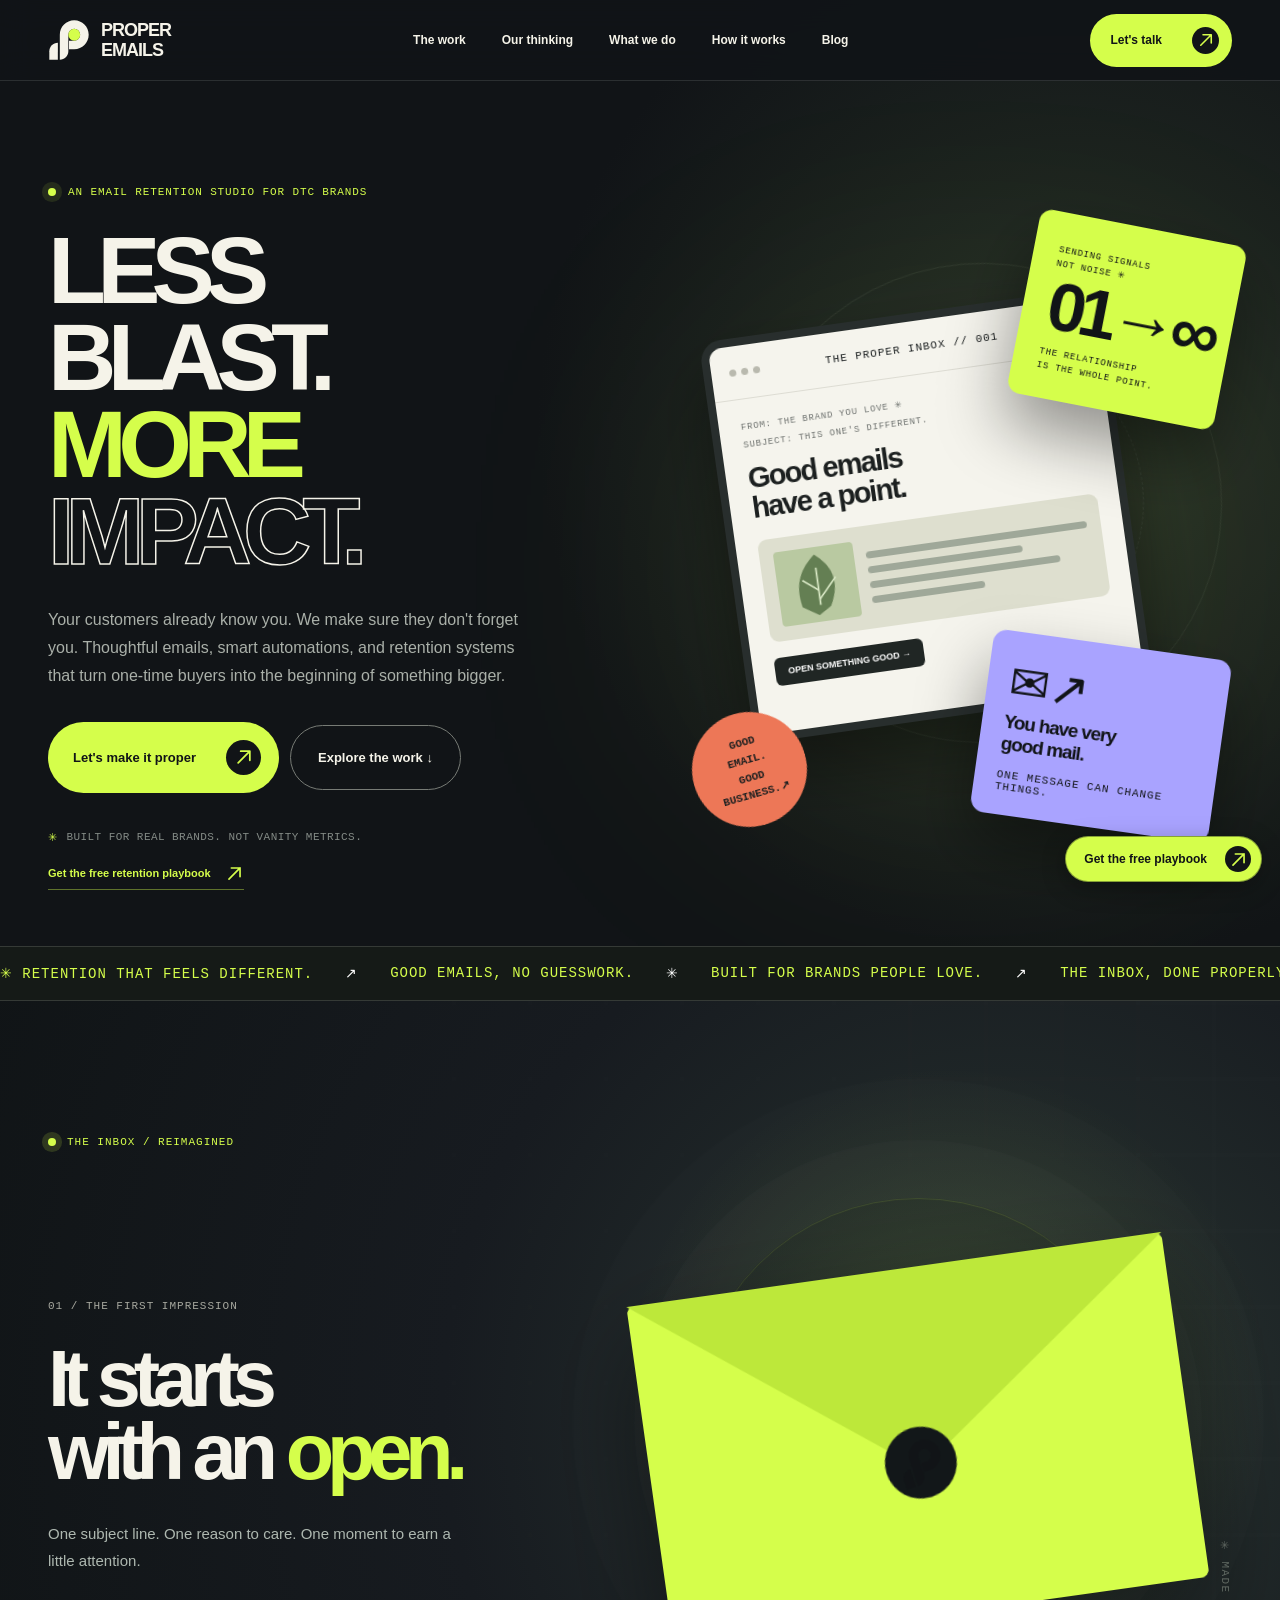
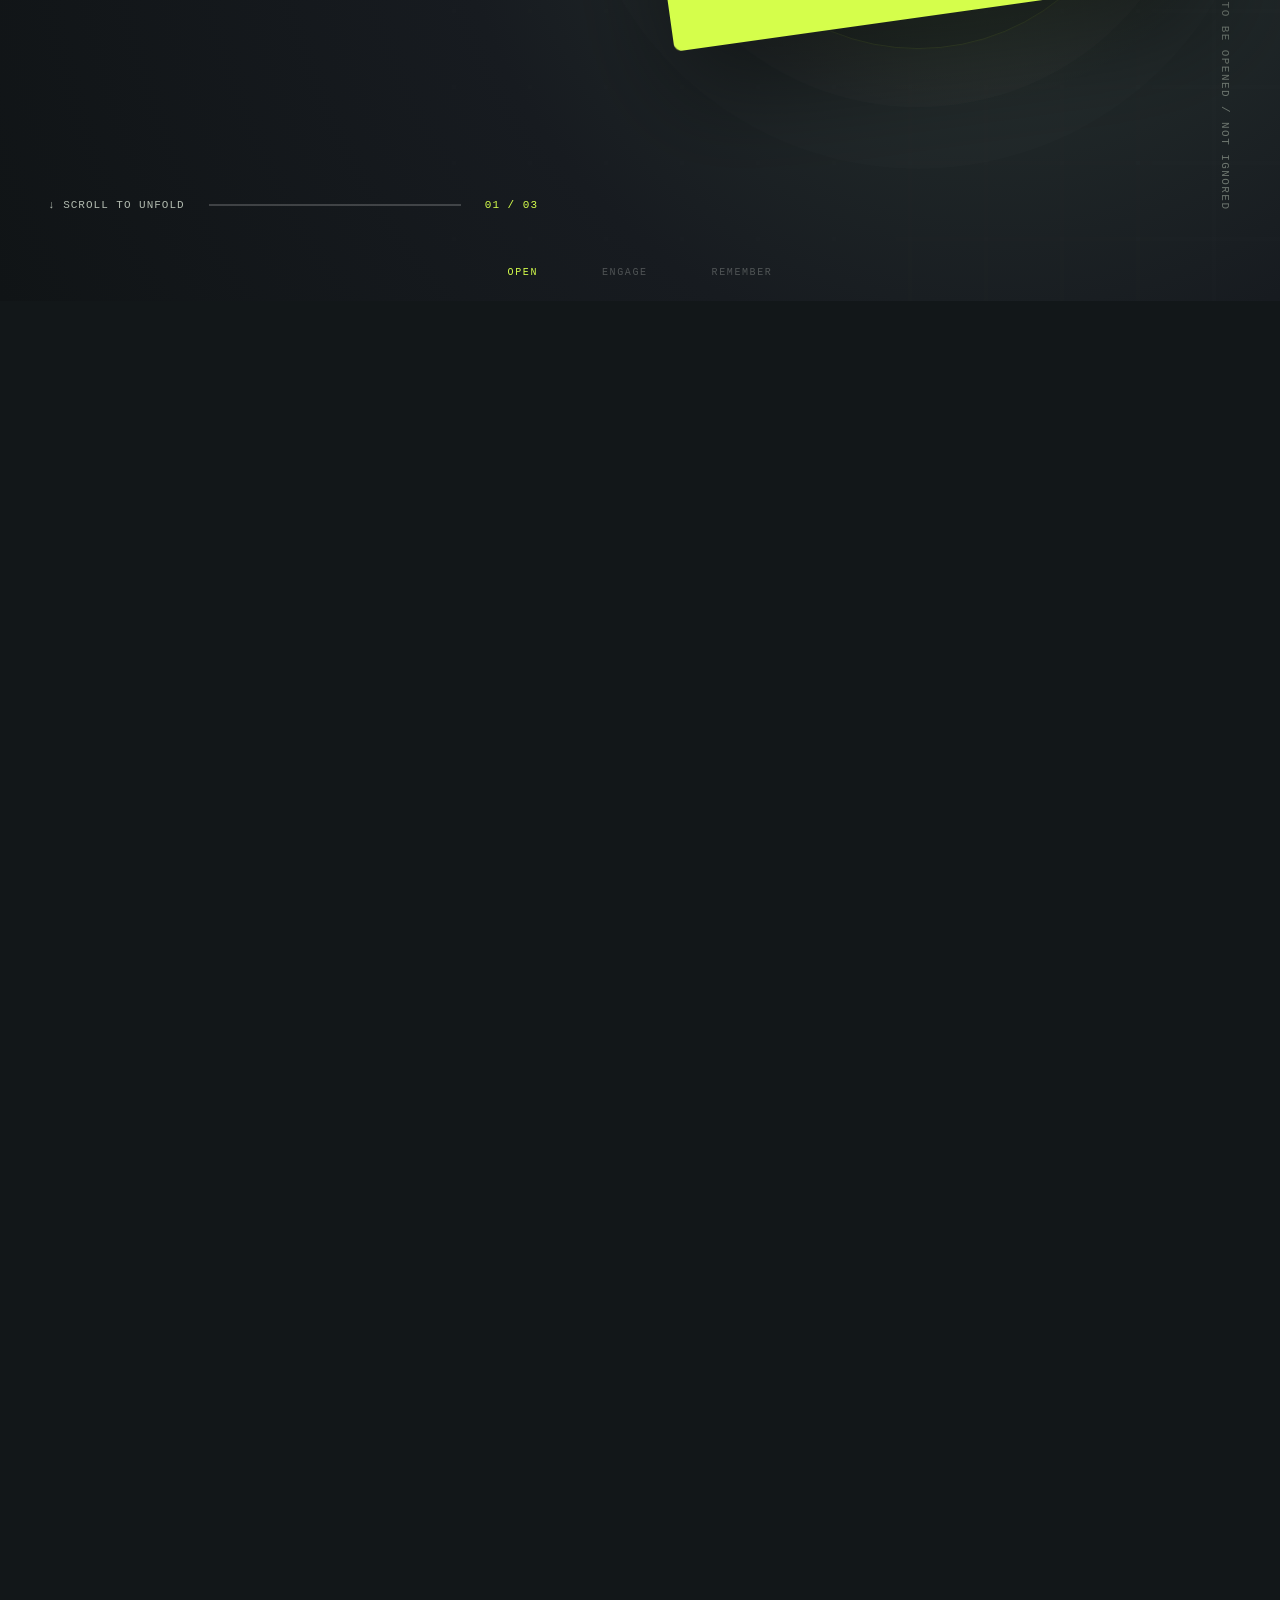
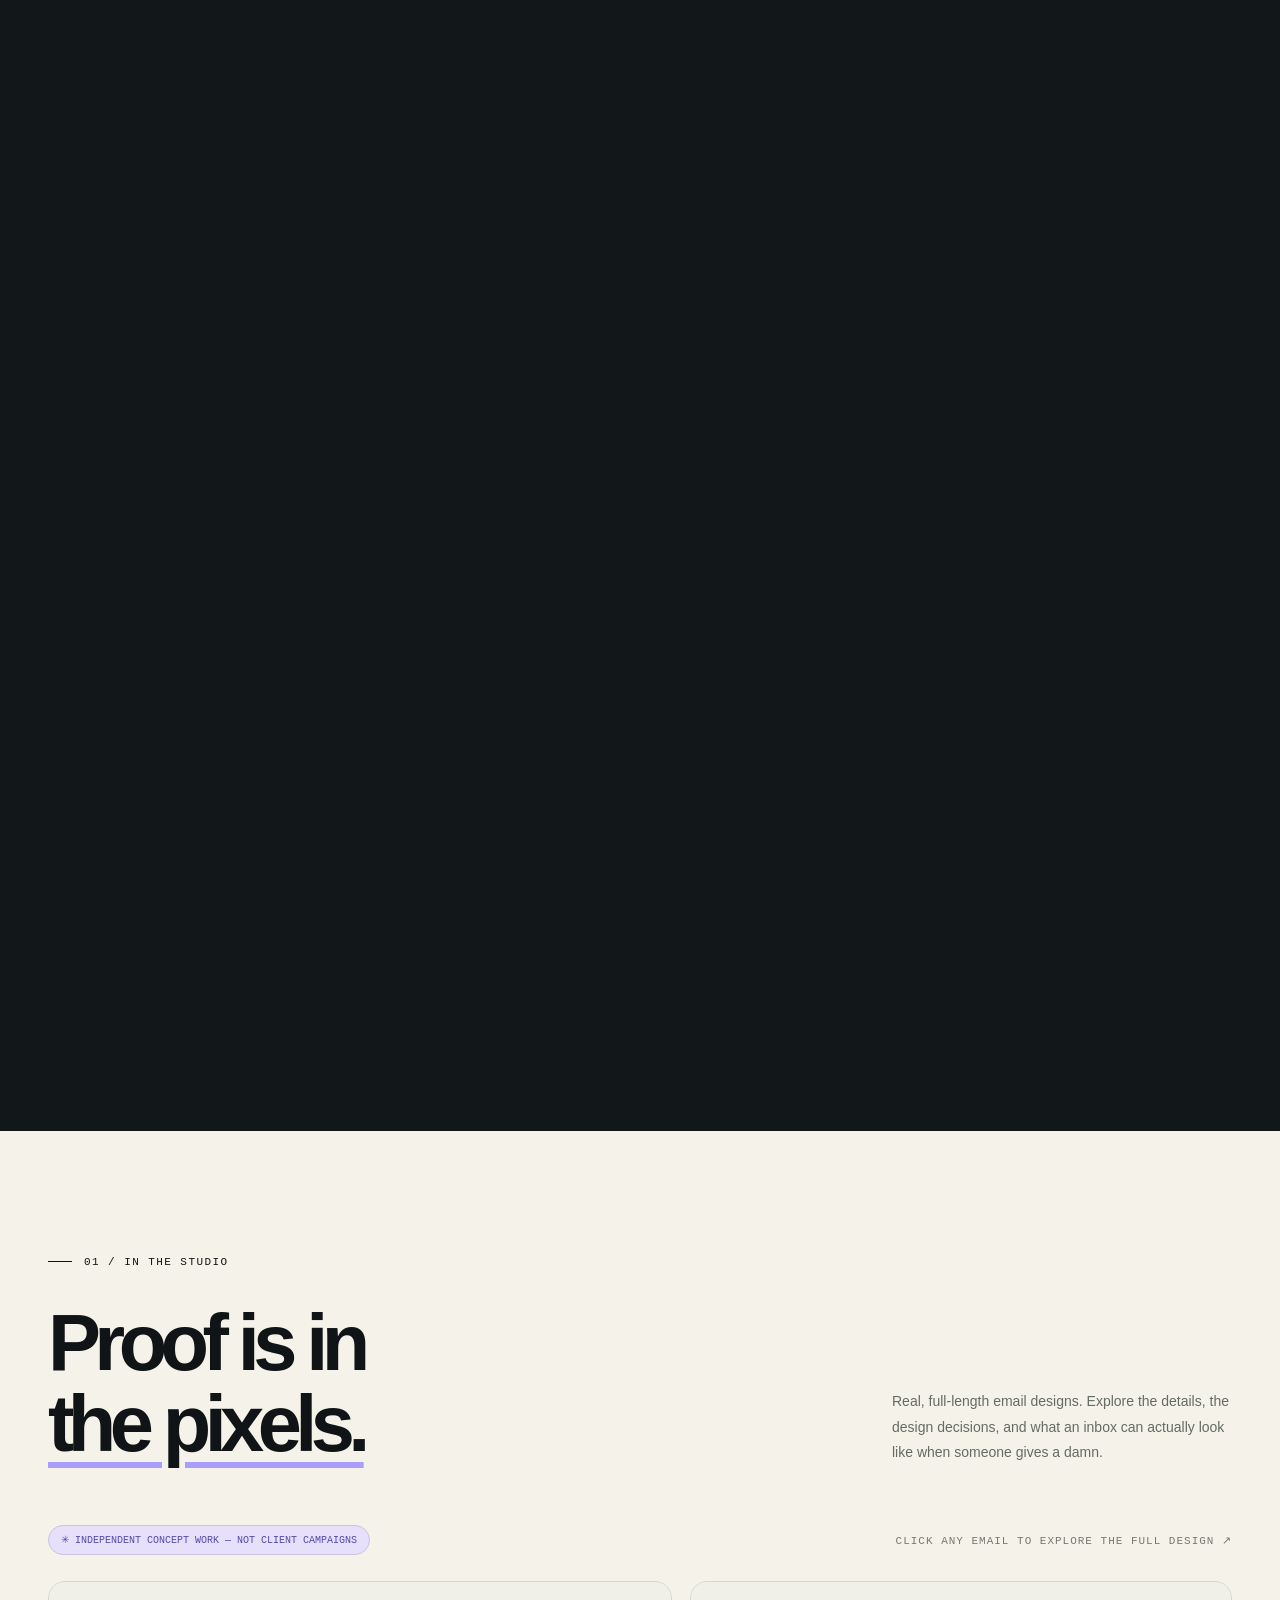
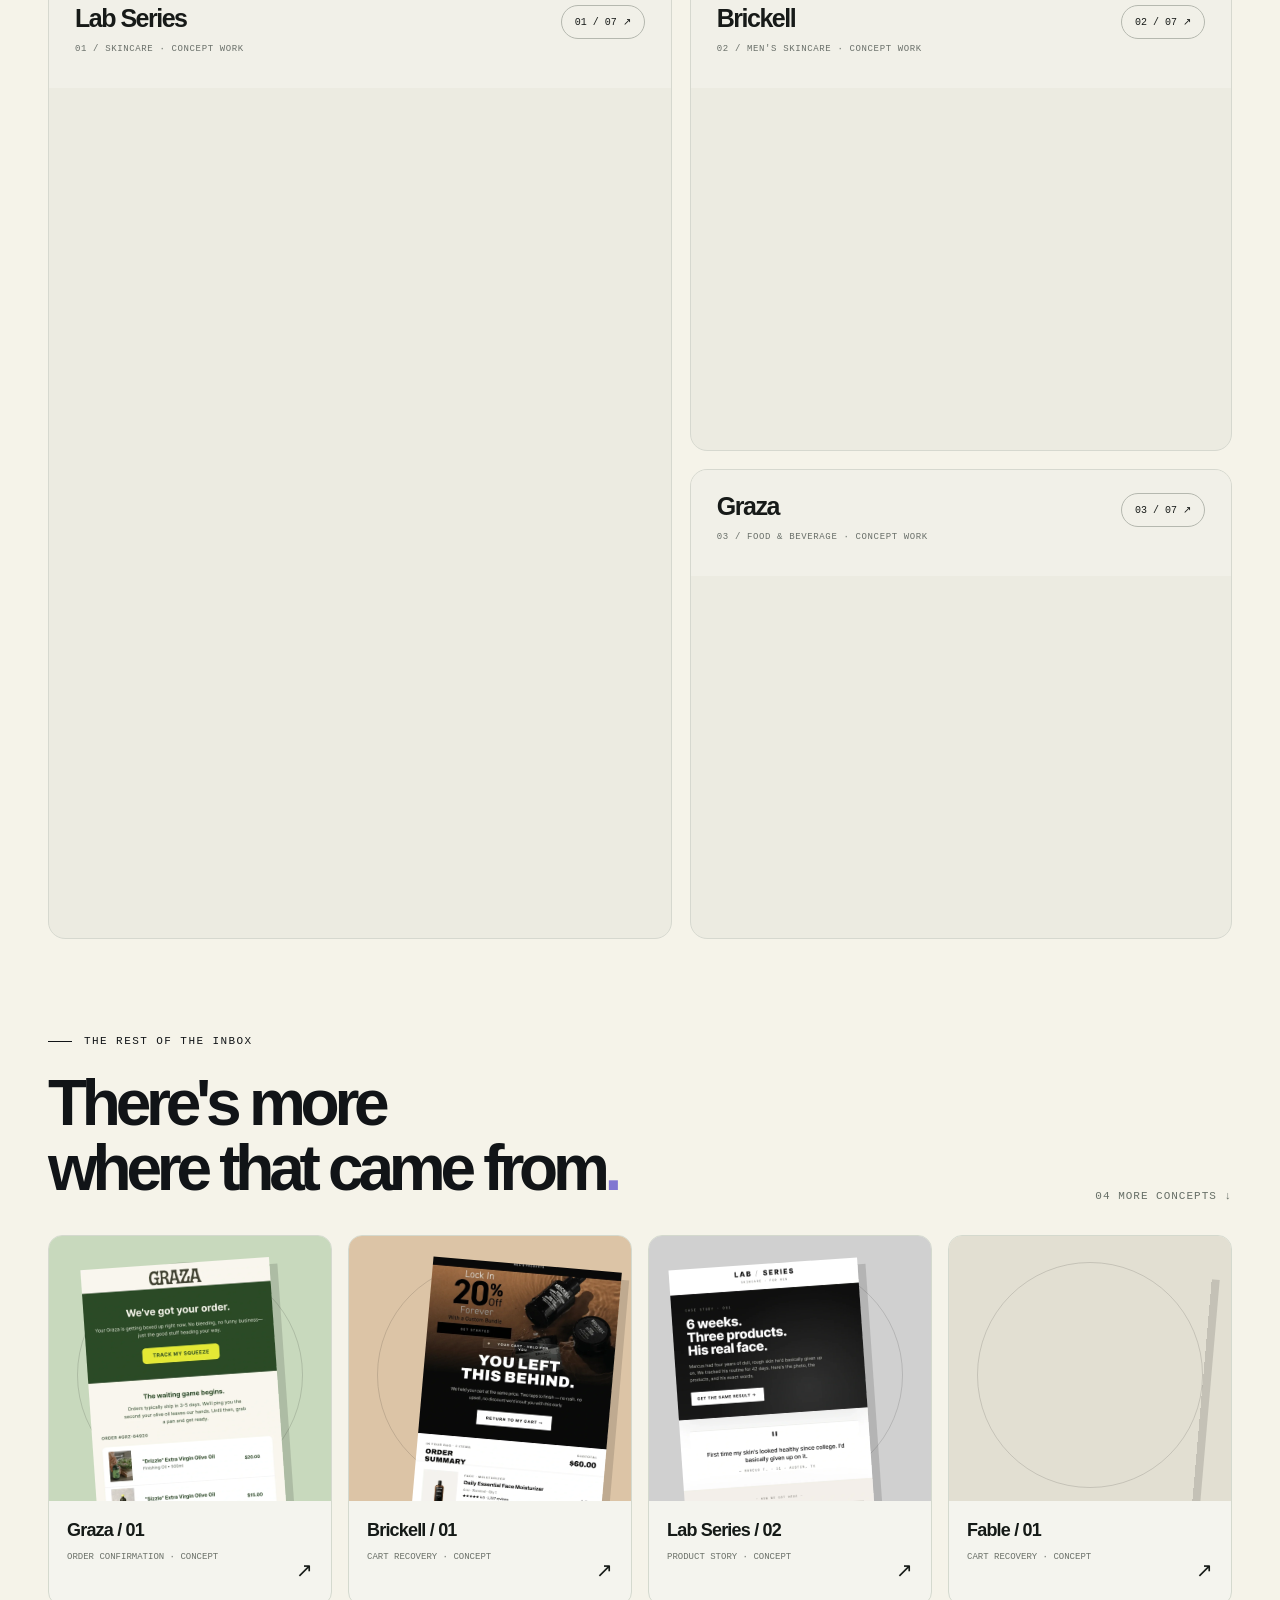
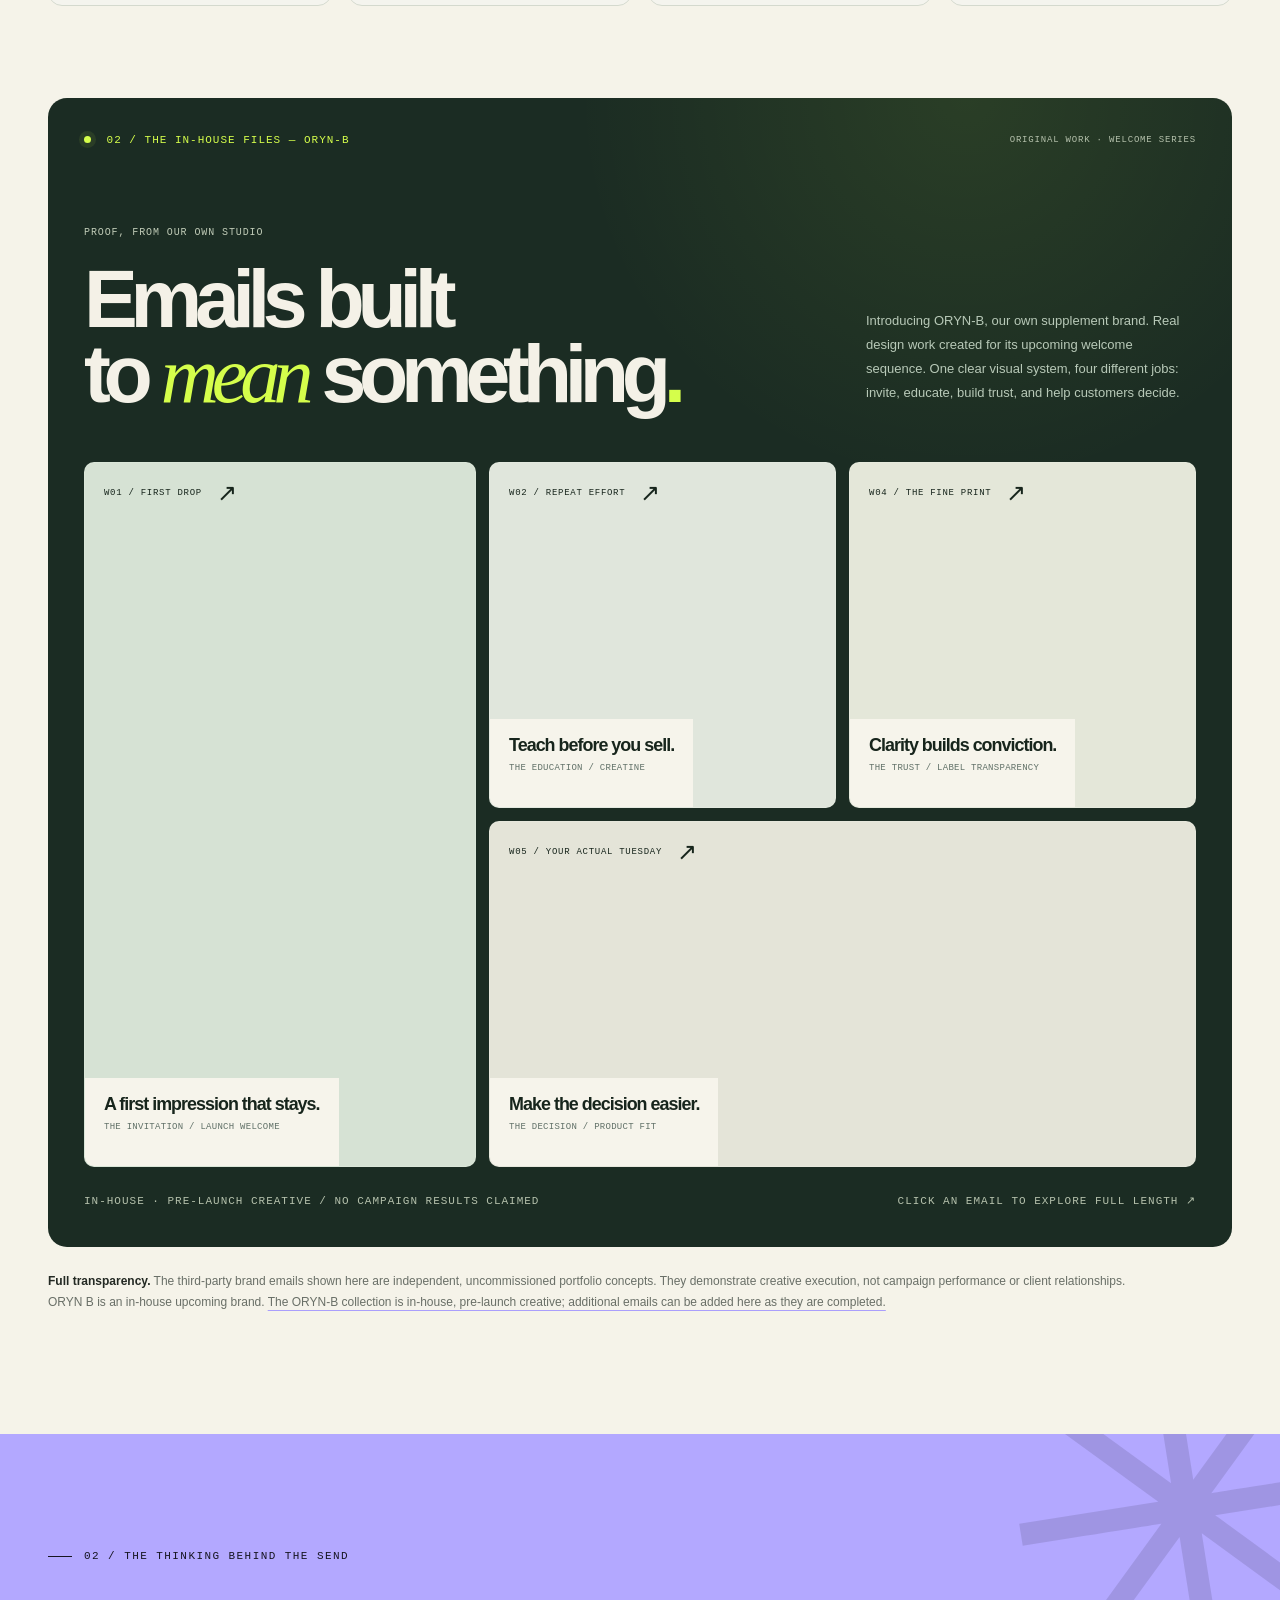
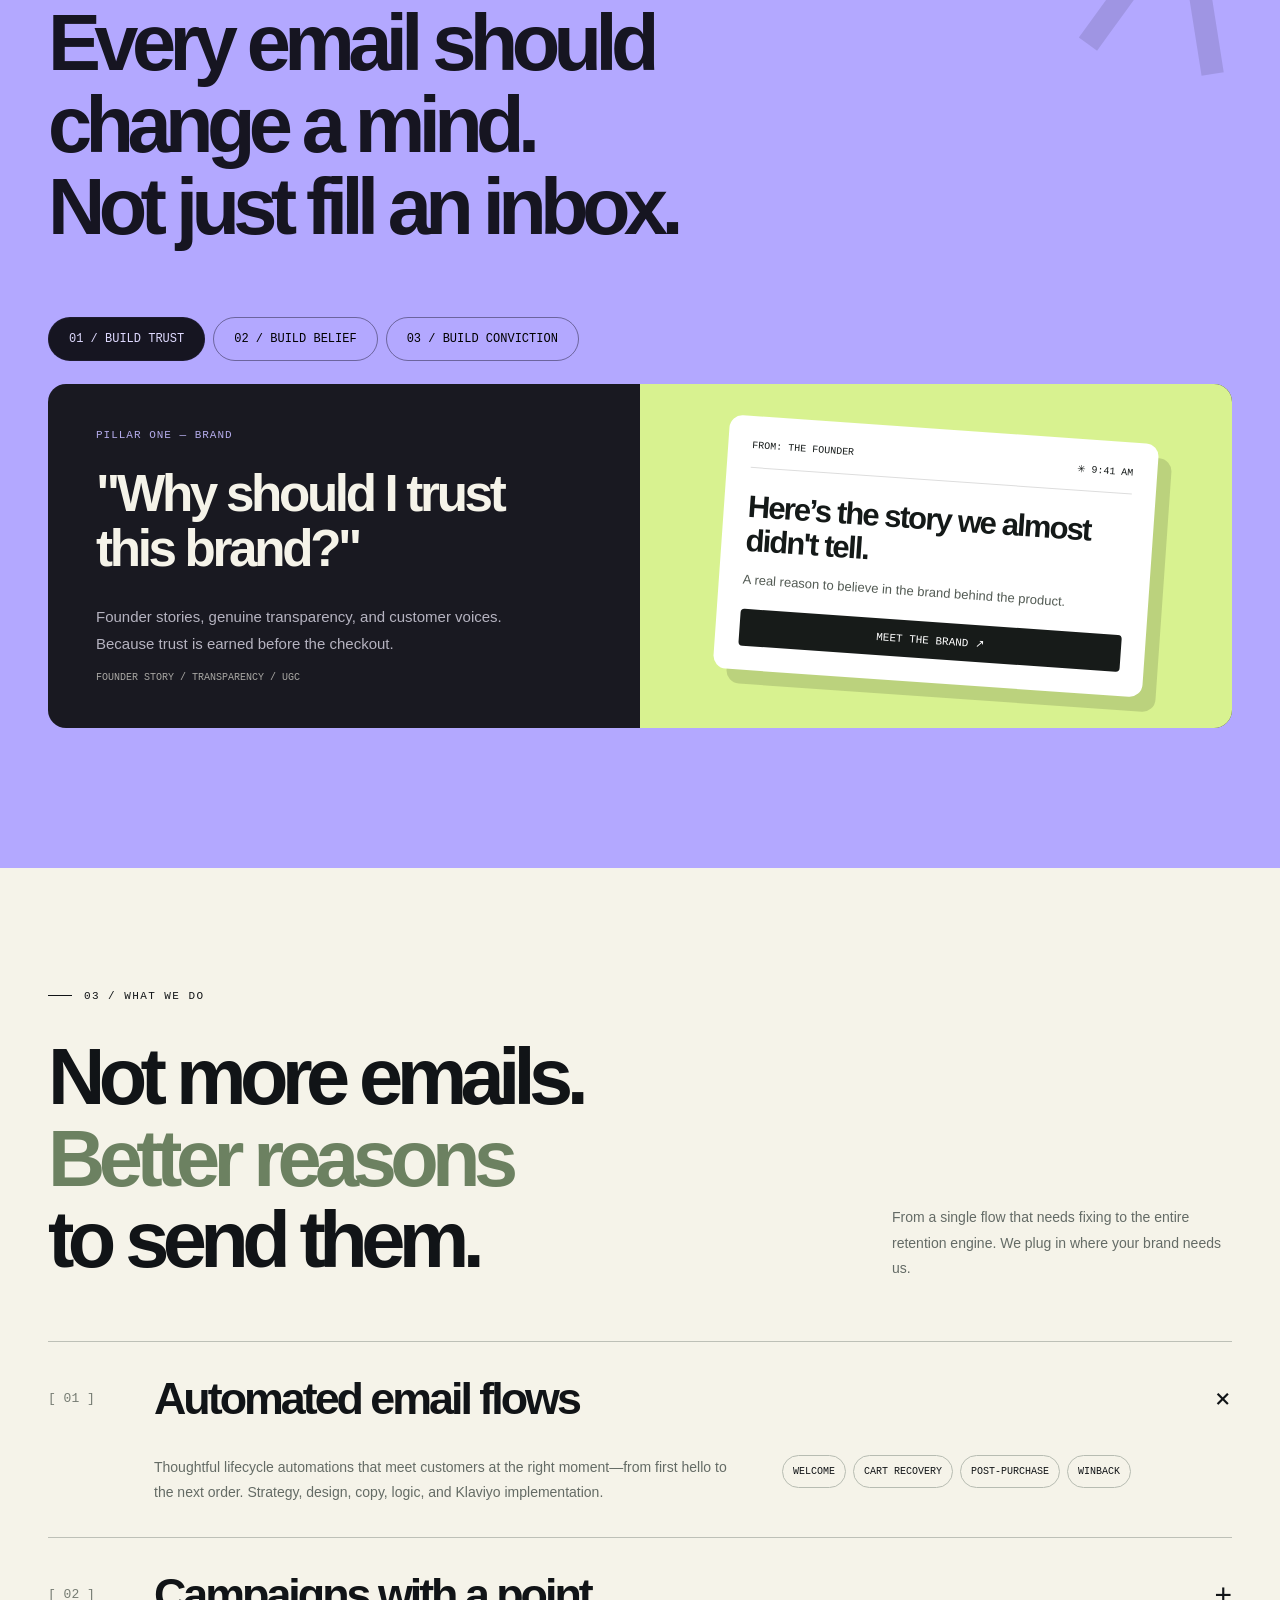
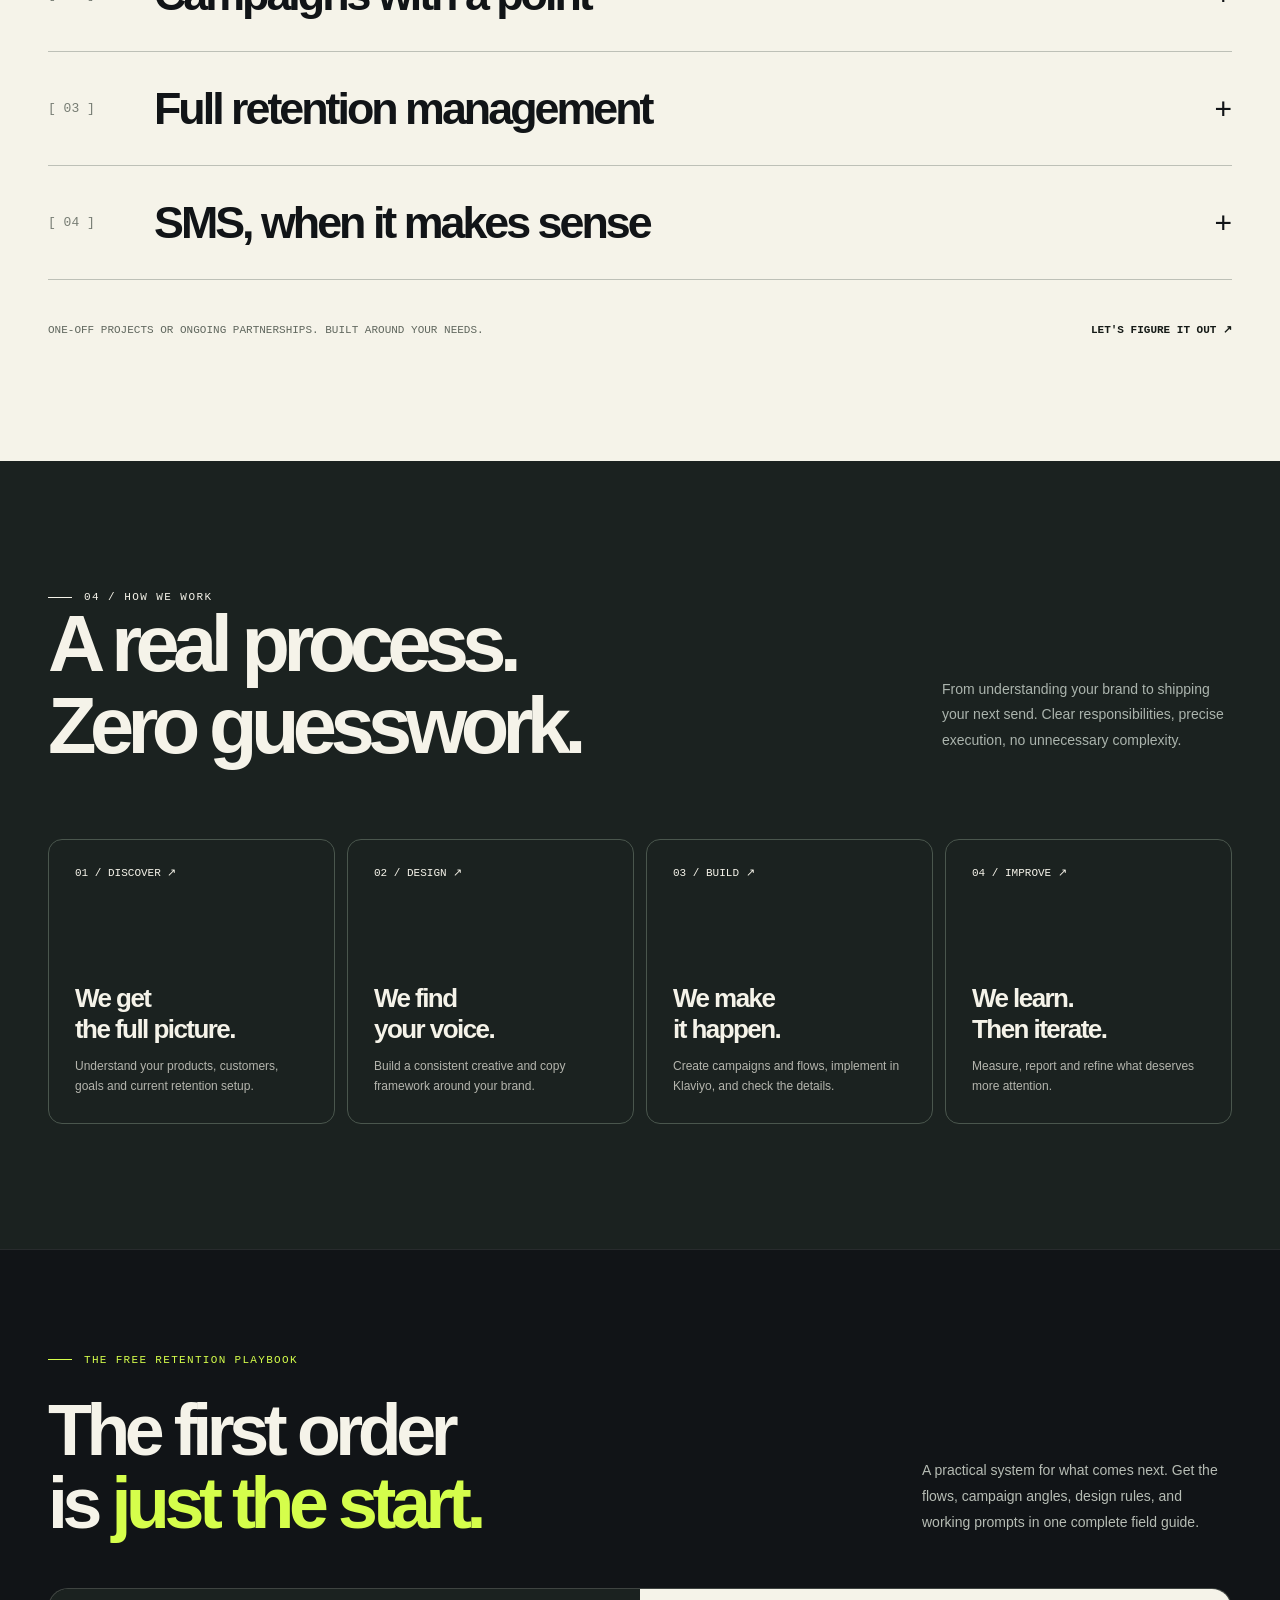
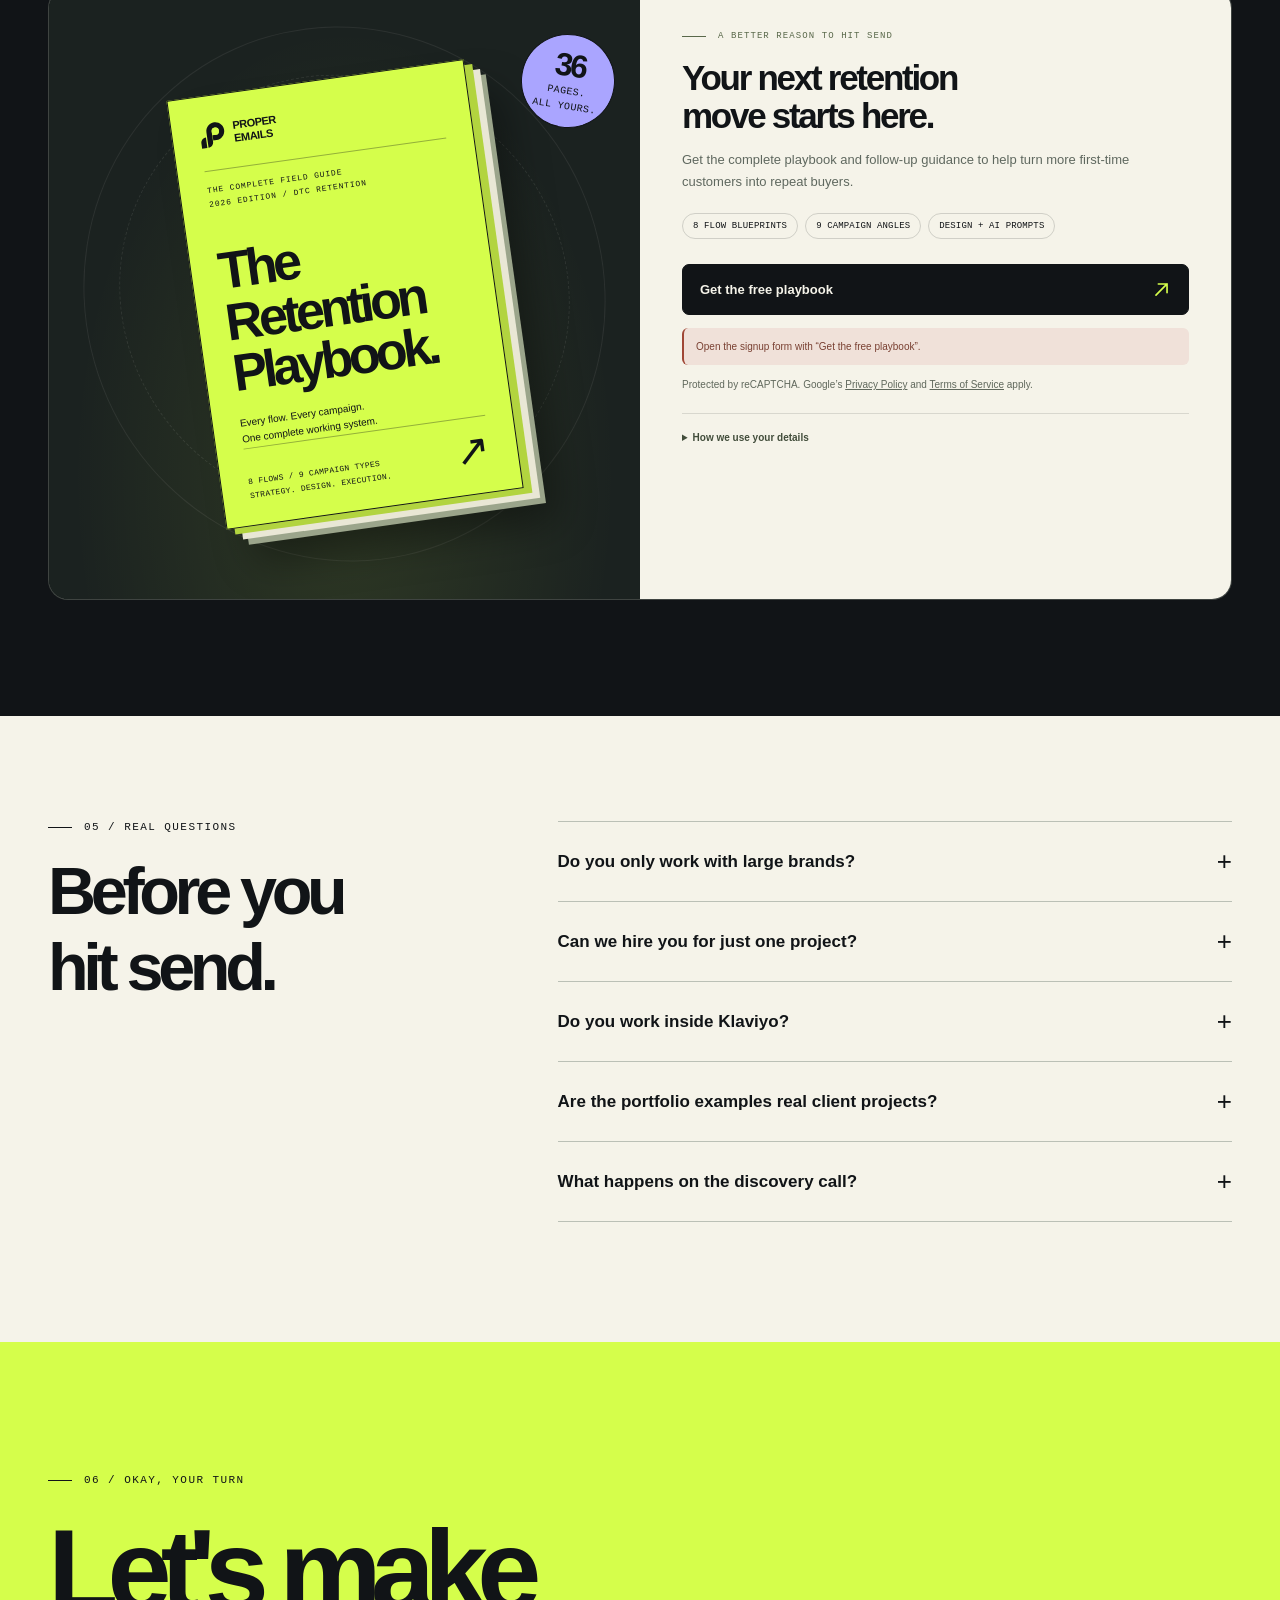
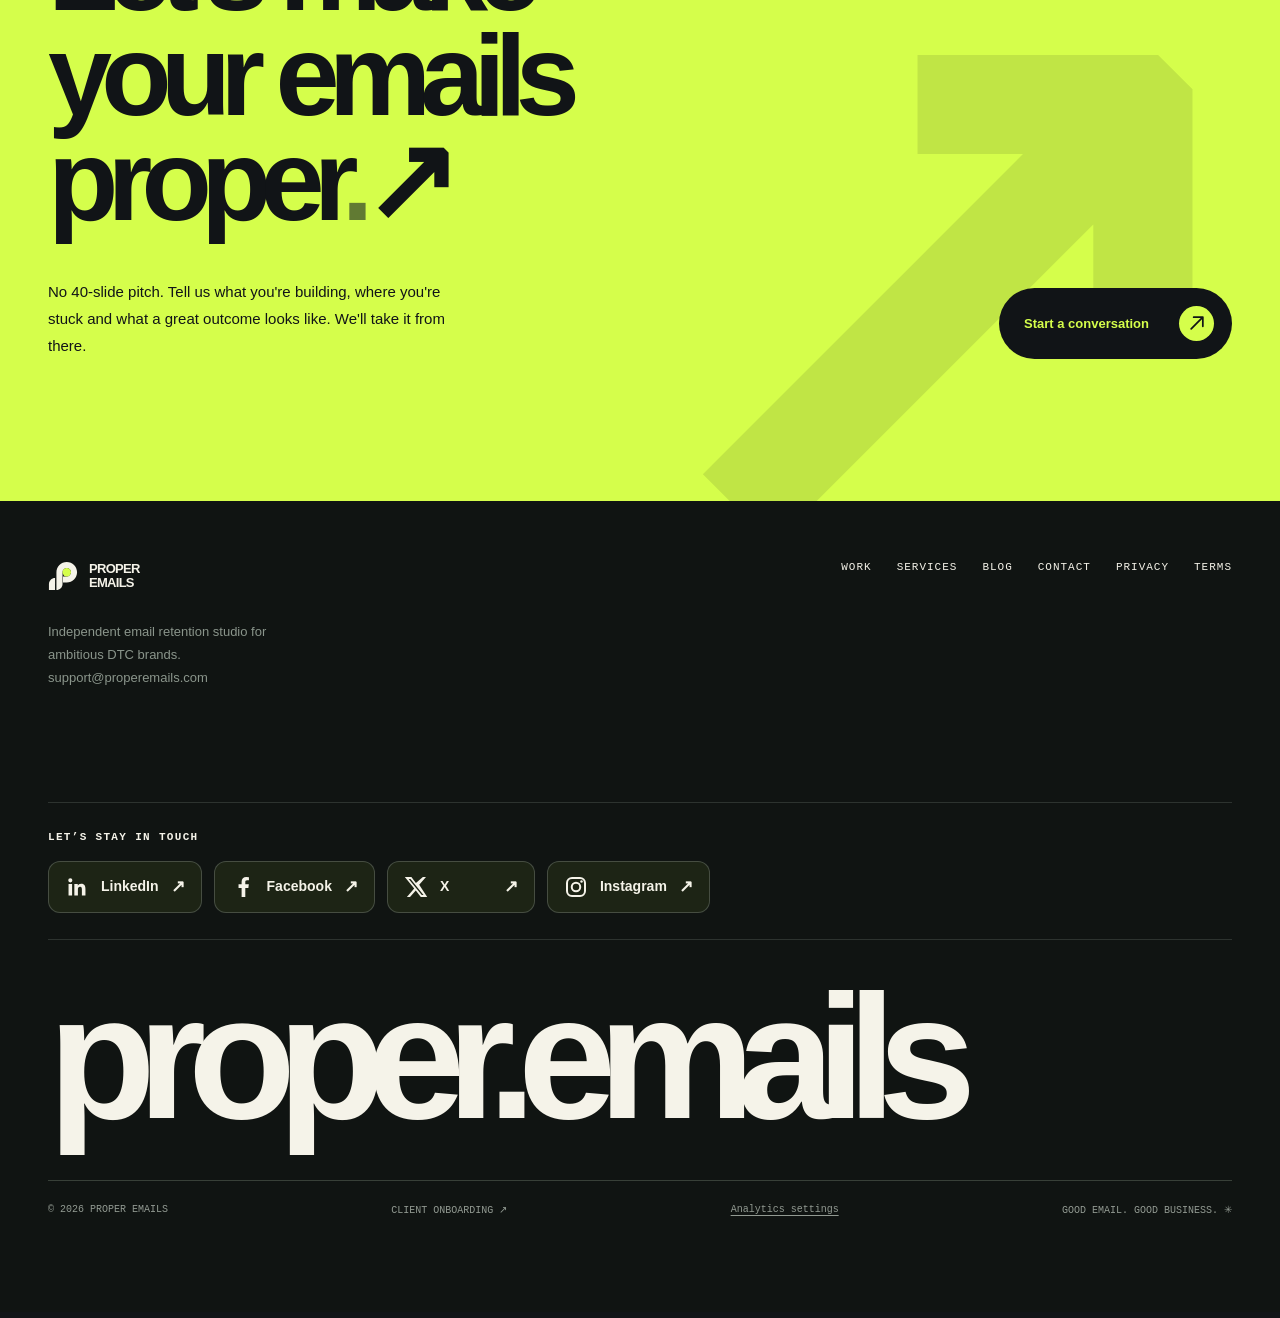
<file: index.html>
<!doctype html>
<html lang="en">
<head>
<script src="https://analytics.ahrefs.com/analytics.js" data-key="YZnZ1PcaZa8CDakNyFjhRw" async></script>

<meta charset="UTF-8"><meta name="referrer" content="strict-origin-when-cross-origin"><meta http-equiv="Content-Security-Policy" content="default-src 'self'; base-uri 'self'; object-src 'none'; script-src 'self' 'unsafe-inline' https://analytics.ahrefs.com https://eomail5.com https://www.google.com/recaptcha/ https://www.gstatic.com/recaptcha/ https://www.googletagmanager.com; style-src 'self' 'unsafe-inline' https://fonts.googleapis.com; font-src 'self' https://fonts.gstatic.com; img-src 'self' data: https://gallery.eo.page https://www.gstatic.com/recaptcha/ https://www.googletagmanager.com https://*.google-analytics.com; connect-src 'self' https://analytics.ahrefs.com https://formspree.io https://eomail5.com https://www.google.com/recaptcha/ https://www.googletagmanager.com https://*.google-analytics.com https://www.google.com; form-action https://formspree.io https://eomail5.com; frame-src https://www.google.com/recaptcha/ https://recaptcha.google.com/recaptcha/; upgrade-insecure-requests"><meta name="viewport" content="width=device-width,initial-scale=1"><meta name="theme-color" content="#111417">
<title>Proper Emails — The inbox, done properly.</title>
<meta name="robots" content="index, follow">
<meta name="description" content="Email retention strategy, copy, design and automation for DTC brands. Explore our email portfolio, download the free Retention Playbook and book a discovery call.">
<link rel="canonical" href="https://properemails.com/">
<meta property="og:type" content="website"><meta property="og:site_name" content="Proper Emails"><meta property="og:title" content="Proper Emails — The inbox, done properly."><meta property="og:description" content="Thoughtful emails, smart automations and retention systems for DTC brands."><meta property="og:url" content="https://properemails.com/"><meta property="og:image" content="https://properemails.com/assets/brand/social-preview.png"><meta property="og:image:width" content="1200"><meta property="og:image:height" content="630"><meta property="og:image:alt" content="Proper Emails. Less blast. More impact."><meta name="twitter:card" content="summary_large_image">
<link rel="preconnect" href="https://fonts.googleapis.com"><link rel="preconnect" href="https://fonts.gstatic.com" crossorigin>
<link href="https://fonts.googleapis.com/css2?family=DM+Mono:wght@400;500&family=Manrope:wght@400;500;600;700;800&display=swap" rel="stylesheet">
<style>
:root{--ink:#111417;--ink2:#1e2427;--cream:#f5f3e9;--lime:#d5fe4b;--lime2:#bde83a;--purple:#aaa5ff;--gray:#777d7a;--line:rgba(17,20,23,.16);--white:#fff;--mono:'DM Mono',ui-monospace,monospace;--sans:'Manrope','Inter',Arial,sans-serif;scroll-behavior:smooth}*{box-sizing:border-box}html{scroll-behavior:smooth}body{margin:0;background:var(--ink);color:var(--cream);font-family:var(--sans);-webkit-font-smoothing:antialiased}a{color:inherit;text-decoration:none}button,input,textarea,select{font:inherit}button{cursor:pointer}button:focus-visible,a:focus-visible,input:focus-visible{outline:3px solid #8b7afc;outline-offset:4px}::selection{background:var(--lime);color:var(--ink)}.container{width:min(1440px,calc(100% - 96px));margin:auto}.mono{font-family:var(--mono);font-size:11px;letter-spacing:.09em;text-transform:uppercase}.muted{opacity:.58}.section-label{display:flex;gap:12px;align-items:center;font:11px var(--mono);letter-spacing:.13em;text-transform:uppercase}.section-label:before{content:'';display:block;width:24px;height:1px;background:currentColor}.section-top{padding-top:125px}.hidden{display:none!important}header{position:fixed;top:0;left:0;right:0;z-index:40;transition:background .35s,border .35s;background:rgba(17,20,23,.87);backdrop-filter:blur(16px);border-bottom:1px solid rgba(245,243,233,.12)}.nav{height:80px;display:flex;align-items:center;justify-content:space-between;gap:20px}.logo{font-weight:800;letter-spacing:-.075em;font-size:26px;display:inline-flex;align-items:center;gap:10px;line-height:1}.logo-mark{display:grid;place-items:center;background:var(--lime);color:var(--ink);font-size:29px;font-weight:900;width:44px;height:44px;border-radius:13px;line-height:1;transform:rotate(-8deg);font-family:Arial,sans-serif}.logo .dot{color:var(--lime)}.nav-links{display:flex;align-items:center;gap:36px;font-size:12px;font-weight:700}.nav-links a:hover{color:var(--lime)}.book-nav{display:inline-flex;align-items:center;justify-content:space-between;gap:30px;padding:13px 13px 13px 20px;background:var(--lime);color:var(--ink);border-radius:999px;font-size:12px;font-weight:800;border:0;transition:transform .2s,background .2s}.book-nav:hover{transform:translateY(-2px);background:#e1ff83}.arrow-circ{display:grid;place-items:center;width:27px;height:27px;background:var(--ink);color:var(--lime);border-radius:50%;font-size:17px}.menu-btn{display:none;border:0;background:none;color:var(--cream);font-size:26px}.hero{min-height:900px;padding:182px 0 56px;overflow:hidden;position:relative;background:radial-gradient(circle at 84% 45%,#263026 0%,#111417 45%)}.hero-grid{display:grid;grid-template-columns:1.07fr .93fr;align-items:center;min-height:590px;gap:12px;position:relative}.eyebrow{display:inline-flex;align-items:center;gap:12px;font-family:var(--mono);font-size:11px;letter-spacing:.08em;color:var(--lime)}.blink{display:inline-block;width:8px;height:8px;border-radius:50%;background:var(--lime);box-shadow:0 0 0 6px rgba(213,254,75,.1);animation:blink 2s ease-in-out infinite}@keyframes blink{50%{opacity:.3}}h1,h2,h3,p{margin-top:0}.hero h1{font-size:clamp(67px,7.4vw,132px);line-height:.92;letter-spacing:-.092em;font-weight:800;margin:27px 0 30px;position:relative;z-index:1}.hero h1 .alt{color:var(--lime)}.hero h1 .outline{color:transparent;-webkit-text-stroke:1.5px var(--cream)}.hero-copy{max-width:490px;color:#aab0a9;font-size:16px;line-height:1.75;margin-bottom:32px}.btn{display:inline-flex;gap:30px;align-items:center;justify-content:space-between;border:1px solid transparent;border-radius:80px;padding:17px 17px 17px 24px;font-weight:800;font-size:13px;transition:transform .23s ease,box-shadow .23s ease}.btn:hover{transform:translateY(-4px);box-shadow:0 10px 24px #0002}.btn-lime{background:var(--lime);color:var(--ink)}.btn .icon{display:grid;place-items:center;background:var(--ink);color:var(--lime);width:35px;height:35px;border-radius:100%;font-size:20px}.btn-outline{border-color:#777b75;color:var(--cream);background:transparent}.hero-actions{display:flex;gap:11px;align-items:center;flex-wrap:wrap}.hero-actions .btn-outline{padding:24px 27px}.hero-note{display:flex;gap:9px;align-items:center;margin-top:38px;font:11px var(--mono);color:#848b86;letter-spacing:.04em}.hero-note span{color:var(--lime)}.hero-art{position:relative;height:620px;transform-style:preserve-3d;pointer-events:none}.art-glow{position:absolute;width:80%;height:60%;left:12%;top:25%;background:var(--lime);filter:blur(140px);opacity:.12}.orbit{position:absolute;width:88%;aspect-ratio:1;border:1px solid #5d68543e;border-radius:50%;left:10%;top:6%;transform:rotate(-16deg)}.orbit:after{content:'';position:absolute;inset:16%;border:1px dashed #8a988b27;border-radius:50%}.floating{position:absolute;box-shadow:0 32px 65px #0006}.inbox-shell{left:7%;top:14%;width:74%;height:405px;background:#f5f4ed;border:8px solid #282e2d;border-radius:21px;transform:rotate(-8deg);overflow:hidden;animation:float1 7s ease-in-out infinite}.inbox-header{display:flex;align-items:center;justify-content:space-between;padding:16px 18px;border-bottom:1px solid #dddcd3;color:#1b1f20}.dots{display:flex;gap:5px}.dots i{display:block;width:7px;height:7px;border-radius:50%;background:#b9b9ae}.inbox-content{padding:22px;color:#1c2020}.inbox-content .mono{font-size:9px;color:#6c706d}.inbox-content h4{font-size:29px;letter-spacing:-.06em;margin:14px 0 9px;line-height:1.02}.message-preview{background:#dedfcf;border-radius:9px;padding:14px;display:grid;grid-template-columns:80px 1fr;gap:12px;margin-top:18px}.message-art{background:#b9c9a1;border-radius:4px;display:grid;place-items:center;overflow:hidden}.message-art svg{width:75px}.lines{display:grid;gap:8px;align-content:center}.lines i{height:7px;background:#9fa899;border-radius:8px}.lines i:nth-child(2){width:70%}.lines i:nth-child(3){width:86%}.tiny-cta{display:inline-block;padding:9px 13px;margin-top:16px;background:#202624;border-radius:6px;color:#fff;font-size:9px;font-weight:800}.stat-card{right:0;top:0;background:var(--lime);color:var(--ink);padding:25px;border-radius:13px;width:210px;transform:rotate(11deg);animation:float2 6s ease-in-out infinite}.stat-card .n{font-size:69px;font-weight:800;letter-spacing:-.1em;line-height:1}.stat-card .mono{margin-top:7px;line-height:1.5;font-size:9px}.card-float{right:2%;bottom:3%;background:#a9a3ff;color:var(--ink);padding:22px;border-radius:14px;width:240px;transform:rotate(8deg);animation:float2 7s ease-in-out infinite reverse}.card-float .mail-icon{font-size:48px;display:block;line-height:1.2}.card-float strong{font-size:19px;letter-spacing:-.06em}.mini-sticker{position:absolute;left:1%;bottom:3%;width:115px;height:115px;border-radius:50%;background:#ed7757;color:#1e2020;display:grid;place-items:center;font:700 11px var(--mono);text-align:center;transform:rotate(-16deg);line-height:1.6}@keyframes float1{50%{transform:translateY(-15px) rotate(-6deg)}}@keyframes float2{50%{transform:translateY(18px) rotate(10deg)}}.ticker{border-top:1px solid #353a36;border-bottom:1px solid #353a36;overflow:hidden;white-space:nowrap;padding:18px 0;color:var(--lime);background:#151a17}.ticker-track{display:flex;width:max-content;gap:32px;animation:marquee 28s linear infinite;font:14px var(--mono);letter-spacing:.07em}.ticker b{color:#fff;font-weight:400}@keyframes marquee{to{transform:translateX(-50%)}}
.work{background:var(--cream);color:var(--ink);padding-bottom:130px}.section-header{display:flex;justify-content:space-between;align-items:end;gap:50px;margin:34px 0 60px}.section-header h2,.section-title{font-weight:800;letter-spacing:-.083em;line-height:1.03;font-size:clamp(53px,6.2vw,100px);margin:0}.section-header p{max-width:340px;color:#646b66;line-height:1.8;font-size:14px;margin:0}.underline-sketch{text-decoration:underline;text-decoration-color:#aa9efc;text-decoration-thickness:6px;text-underline-offset:11px}.work-grid{display:grid;grid-template-columns:1.1fr .9fr;gap:18px}.work-card{position:relative;background:#e4e5d9;border-radius:17px;overflow:hidden;border:1px solid #d8d9cd;min-height:540px;transition:transform .35s,box-shadow .35s}.work-card:hover{transform:translateY(-7px);box-shadow:0 28px 35px #101a1415}.work-card.tall{grid-row:span 2;min-height:890px;background:#dfeac6}.work-card.rose{background:#ecd2cd}.work-card.blue{background:#d6d7e9}.case-head{display:flex;justify-content:space-between;align-items:start;gap:10px;padding:25px 26px;position:relative;z-index:2}.case-head h3{font-size:24px;letter-spacing:-.05em;margin:0}.case-head .meta{font:10px var(--mono);opacity:.6;margin-top:8px}.pill{border:1px solid #23292150;border-radius:80px;padding:8px 11px;font:9px var(--mono);white-space:nowrap}.case-stage{height:calc(100% - 95px);display:grid;place-items:center;padding:20px;overflow:hidden}.email-mock{width:min(75%,405px);min-height:610px;background:white;box-shadow:10px 14px 0 rgba(18,23,20,.13),0 24px 38px #0002;color:#161d1a;transform:rotate(-6deg) translateY(25px);transition:transform .5s}.work-card:hover .email-mock{transform:rotate(-2deg) translateY(8px)}.email-mock .em-top{padding:26px 23px;border-bottom:1px solid #e6e6e6;display:flex;justify-content:space-between;align-items:center;font-size:12px;font-weight:900;letter-spacing:.16em}.em-body{padding:22px;text-align:center}.em-kicker{font:10px var(--mono);letter-spacing:.12em}.em-title{font-size:35px;font-weight:800;letter-spacing:-.075em;line-height:1.05;margin:18px 0 13px}.em-caption{font-size:11px;line-height:1.6;max-width:250px;margin:0 auto 14px}.em-product{height:235px;border-radius:9px;background:#e2e9d5;margin:22px 0;display:flex;align-items:center;justify-content:center;position:relative;overflow:hidden}.em-product:before,.em-product:after{content:'';position:absolute;width:165px;height:165px;border:1px solid #879b7a80;border-radius:50%;top:40px}.em-product:after{width:230px;height:230px;top:8px}.supp-bottle{width:105px;height:165px;background:#314a3c;box-shadow:10px 7px 7px #0002;border-radius:8px 8px 16px 16px;transform:rotate(-8deg);position:relative;z-index:2;display:flex;flex-direction:column;align-items:center;justify-content:space-around;padding:18px 6px;color:#dfe7ca}.supp-bottle:before{content:'';height:19px;background:#25372b;position:absolute;top:-16px;left:8px;right:8px;border-radius:5px 5px 0 0}.supp-bottle strong{font-size:13px;letter-spacing:.14em}.supp-bottle span{font-size:9px}.supp-bottle em{font-style:normal;font-size:8px;letter-spacing:.06em}.em-button{display:inline-block;background:#203b2d;color:white;padding:13px 28px;font:11px var(--mono);margin-top:5px}.ornament{position:absolute;font-size:190px;line-height:1;font-weight:800;letter-spacing:-.1em;opacity:.09;right:-40px;bottom:15px;transform:rotate(-18deg)}.work-card.compact .email-mock{width:min(73%,320px);min-height:400px;transform:rotate(6deg) translateY(60px)}.work-card.compact:hover .email-mock{transform:rotate(1deg) translateY(44px)}.work-card.compact .em-product{height:140px}.work-card.compact .em-title{font-size:27px}.work-card.compact .em-body{padding:15px}.work-card.compact .em-top{padding:17px}.work-foot{margin-top:28px;display:flex;align-items:center;justify-content:space-between;gap:25px}.work-foot p{max-width:610px;font-size:14px;line-height:1.8;color:#626862;margin:0}.work-foot strong{color:#1c2320}.inline-arrow{border-bottom:1px solid currentColor;padding-bottom:7px;white-space:nowrap;font-weight:800;font-size:13px}.concept-chip{display:inline-block;font:10px var(--mono);background:#e6e0fb;border:1px solid #c9c3e0;color:#544aa6;padding:8px 12px;border-radius:60px;margin-bottom:15px}
.philosophy{background:#b3a8ff;color:#161521;overflow:hidden;padding:116px 0 140px;position:relative}.philosophy:before{content:'✳';font:500 460px var(--sans);position:absolute;right:-100px;top:-185px;opacity:.12;transform:rotate(-9deg)}.philosophy .section-title{max-width:950px;margin:40px 0 70px}.pillar-tabs{display:flex;gap:8px;margin-bottom:23px;flex-wrap:wrap}.pillar-tab{border:1px solid #26223e80;background:transparent;padding:14px 20px;border-radius:50px;font:12px var(--mono);transition:background .2s}.pillar-tab.active{background:#161521;color:#dfdaff}.pillar-panel{display:grid;grid-template-columns:1fr 1fr;min-height:330px;background:#191921;color:#f5f3e9;border-radius:18px;overflow:hidden}.pillar-main{padding:45px 48px}.pillar-main .mono{color:#b5acec}.pillar-main h3{font-size:clamp(32px,4vw,62px);letter-spacing:-.065em;line-height:1.07;margin:26px 0}.pillar-main p{max-width:440px;font-size:15px;line-height:1.8;color:#b5b3c0}.pillar-display{background:#d8f290;color:#152019;padding:32px 36px;display:flex;justify-content:center;align-items:center}.message-card{background:#fff;width:100%;max-width:430px;padding:24px;border-radius:13px;box-shadow:14px 14px 0 #0002;transform:rotate(4deg);color:#141918}.message-card .topline{display:flex;justify-content:space-between;border-bottom:1px solid #ddd;padding-bottom:15px;font:10px var(--mono)}.message-card h4{font-size:31px;line-height:1.1;letter-spacing:-.06em;margin:22px 0 12px}.message-card .sub{font-size:13px;line-height:1.5;color:#535b54}.message-card .foot{background:#171b19;color:#fff;border-radius:4px;padding:12px;margin-top:19px;font:11px var(--mono);text-align:center}.pillartiny{font:10px var(--mono);opacity:.65}
.services{background:var(--cream);color:var(--ink);padding:122px 0 125px}.service-list{margin-top:55px;border-top:1px solid #bdc0b7}.service-item{border-bottom:1px solid #bdc0b7}.service-toggle{display:grid;grid-template-columns:90px 1fr auto;align-items:center;width:100%;padding:31px 0;background:transparent;border:0;text-align:left;color:var(--ink);gap:16px}.service-toggle .no{font:13px var(--mono);color:#767c73}.service-toggle h3{font-size:clamp(28px,3.5vw,49px);letter-spacing:-.067em;margin:0}.service-toggle .plus{font-size:30px;font-weight:300;transition:transform .25s}.service-item.open .plus{transform:rotate(45deg)}.service-detail{max-height:0;overflow:hidden;transition:max-height .35s}.service-item.open .service-detail{max-height:300px}.service-detail-inner{padding:0 58px 32px 106px;display:grid;grid-template-columns:1.2fr .8fr;gap:40px}.service-detail-inner p{color:#646b65;line-height:1.8;font-size:14px;margin:0}.service-detail-inner .tags{display:flex;flex-wrap:wrap;gap:7px}.service-detail-inner .tags span{font:10px var(--mono);padding:10px;border-radius:50px;border:1px solid #b7bcb2;height:max-content}.services-foot{display:flex;align-items:center;justify-content:space-between;gap:25px;margin-top:43px;font:11px var(--mono);color:#60675e}.services-foot a{color:#151a17;font-weight:800}
.process{background:#1b2220;color:var(--cream);padding:130px 0 125px;position:relative;overflow:hidden}.process-top{display:flex;justify-content:space-between;gap:35px;align-items:end;margin-bottom:72px}.process-top .section-title{max-width:930px}.process-top p{max-width:290px;font-size:14px;color:#abb4ad;line-height:1.8}.process-grid{display:grid;grid-template-columns:repeat(4,1fr);gap:12px}.process-step{min-height:285px;border:1px solid #4a564d;border-radius:14px;padding:26px;display:flex;flex-direction:column;justify-content:space-between;transition:background .25s,color .25s}.process-step:hover{background:var(--lime);color:var(--ink)}.process-step .num{font:11px var(--mono)}.process-step h3{font-size:26px;letter-spacing:-.06em;line-height:1.2;margin:0 0 12px}.process-step p{font-size:12px;line-height:1.65;opacity:.7;margin:0}
.callout{background:var(--lime);color:var(--ink);padding:132px 0 142px;overflow:hidden;position:relative}.callout:before{content:'↗︎';position:absolute;right:1%;bottom:-180px;font-size:min(75vw,800px);font-weight:700;opacity:.1;line-height:1}.callout h2{font-size:clamp(65px,9vw,157px);line-height:.91;letter-spacing:-.094em;max-width:1100px;margin:32px 0 45px}.callout-bottom{display:flex;align-items:end;justify-content:space-between;gap:25px}.callout p{max-width:410px;font-size:15px;line-height:1.8;margin:0}.callout .btn{background:var(--ink);color:var(--lime)}.callout .btn .icon{background:var(--lime);color:var(--ink)}.faq{background:var(--cream);color:var(--ink);padding:105px 0 120px}.faq-layout{display:grid;grid-template-columns:.8fr 1.2fr;gap:60px}.faq h2{font-size:clamp(50px,5.2vw,80px);letter-spacing:-.08em;margin:20px 0}.faq details{border-bottom:1px solid #bbc0b6;padding:24px 0}.faq details:first-child{border-top:1px solid #bbc0b6}.faq summary{cursor:pointer;list-style:none;display:flex;justify-content:space-between;align-items:center;font-weight:750;font-size:17px;gap:15px}.faq summary::-webkit-details-marker{display:none}.faq summary:after{content:'+';font-size:26px;font-weight:300}.faq details[open] summary:after{content:'−'}.faq details p{margin:15px 25px 0 0;color:#6b726a;line-height:1.8;font-size:14px}.footer{background:#101412;color:var(--cream);padding:60px 0 34px}.footer-main{display:flex;justify-content:space-between;gap:30px;align-items:start;padding-bottom:75px}.footer-word{font-size:clamp(70px,13.8vw,235px);font-weight:800;letter-spacing:-.104em;line-height:1.05;border-bottom:1px solid #384038;padding-bottom:30px;white-space:nowrap}.footer-bottom{display:flex;justify-content:space-between;flex-wrap:wrap;gap:20px;padding-top:23px;font:10px var(--mono);color:#929a92}.footer-links{display:flex;gap:25px}.footer-links a:hover{color:var(--lime)}.demo-ribbon{position:fixed;bottom:22px;left:22px;background:#ed7757;color:#151515;z-index:45;border-radius:6px;padding:10px 13px;font:10px var(--mono);letter-spacing:.05em;box-shadow:0 8px 25px #0002}
/* Qualification modal */.modal{position:fixed;inset:0;display:none;align-items:center;justify-content:center;background:rgba(5,10,8,.79);backdrop-filter:blur(12px);z-index:80;padding:22px;overflow:auto}.modal.active{display:flex}.modal-card{width:min(640px,100%);background:#f5f3e9;color:var(--ink);border-radius:19px;box-shadow:0 25px 130px #0008;max-height:95vh;overflow:auto}.modal-top{padding:23px 30px;border-bottom:1px solid #d8dbd0;display:flex;align-items:center;justify-content:space-between}.modal-top .mono{color:#59635b}.modal-x{border:1px solid #d1d5ca;border-radius:50%;background:transparent;width:35px;height:35px;font-size:19px}.progress{height:4px;background:#dddcd1}.progress-bar{height:100%;background:#83b545;width:20%;transition:width .3s}.modal-content{padding:34px 36px 36px}.modal-content h3{font-size:clamp(29px,5vw,44px);letter-spacing:-.07em;line-height:1.12;margin:14px 0 14px}.modal-content p{color:#6e756c;font-size:13px;line-height:1.8}.choice-grid{display:grid;grid-template-columns:1fr 1fr;gap:10px;margin-top:25px}.choice{border:1px solid #c3c8bf;background:#fff;border-radius:9px;padding:18px 15px;text-align:left;font-size:13px;font-weight:700;transition:.2s}.choice:hover,.choice.selected{border-color:#1d2820;background:#dcf59c}.field{width:100%;padding:16px;border:1px solid #c3c8bf;background:#fff;border-radius:8px;margin:17px 0 8px;font-size:14px}.modal-bottom{display:flex;justify-content:space-between;align-items:center;gap:10px;margin-top:25px}.small-btn{border:0;background:var(--ink);color:var(--cream);border-radius:99px;padding:15px 21px;font-weight:800;font-size:12px}.small-btn.secondary{background:transparent;color:#575f56;border:1px solid #c6cabe}.small-btn:disabled{opacity:.36;cursor:not-allowed}.summary-box{background:white;border:1px solid #ccd2c4;border-radius:10px;padding:21px;margin:20px 0}.summary-box div{display:flex;justify-content:space-between;gap:14px;font-size:12px;padding:10px 0;border-bottom:1px solid #e9ebe5}.summary-box div:last-child{border:0}.summary-box strong{max-width:60%;text-align:right}.pending{background:#fff2d1;color:#8a5715;border-radius:8px;padding:15px;font-size:12px;line-height:1.7}.modal a{text-decoration:underline}
/* Onboarding experience */.onboard{display:none;background:var(--cream);color:var(--ink);min-height:100vh;padding-top:150px}.onboard.active{display:block}.onboard-title{font-size:clamp(62px,8.5vw,137px);letter-spacing:-.095em;line-height:.96;margin:25px 0 30px}.onboard-head{display:grid;grid-template-columns:1.1fr .9fr;gap:40px;align-items:end;padding-bottom:85px}.onboard-head p{max-width:410px;font-size:16px;line-height:1.8;color:#5e675e}.onboard-grid{display:grid;grid-template-columns:repeat(3,1fr);gap:15px;padding-bottom:80px}.onboard-tile{min-height:325px;background:#fff;border-radius:13px;padding:29px;display:flex;flex-direction:column;justify-content:space-between;border:1px solid #e5e7de;transition:transform .2s}.onboard-tile:hover{transform:translateY(-4px)}.onboard-tile:nth-child(2){background:#d5fe4b}.onboard-tile:nth-child(3){background:#b3a8ff}.onboard-tile h3{font-size:34px;letter-spacing:-.07em;line-height:1.1;margin:0 0 15px}.onboard-tile p{font-size:13px;line-height:1.7;color:#505950}.onboard-tile .number{font:12px var(--mono)}.onboard-tile .tag{font:11px var(--mono);border:1px solid #111417;border-radius:50px;padding:10px 13px;width:max-content}.onboard-timeline{background:#1c2420;color:#f6f5ed;padding:96px 0}.timeline{display:grid;grid-template-columns:repeat(4,1fr);gap:10px;margin-top:50px}.timeline>div{border-top:1px solid #879286;padding-top:18px}.timeline b{font:11px var(--mono);color:var(--lime)}.timeline h3{font-size:22px;letter-spacing:-.05em;margin:16px 0 10px}.timeline p{font-size:12px;line-height:1.7;color:#abb6ad}.onboard-note{background:#e8e7db;padding:75px 0}.onboard-note p{max-width:750px;color:#60675e;line-height:1.8}.back-home{display:flex;align-items:center;gap:8px;font:11px var(--mono)}.portal-form{padding:25px;background:white;border-radius:12px;border:1px solid #dfe1d7}.portal-form input{padding:13px 14px;border:1px solid #d3d6cc;border-radius:7px;min-width:0;width:100%;margin:8px 0 12px}.portal-form button{background:#111417;color:#fff;padding:14px 20px;border:0;border-radius:99px;font-size:12px}
.reveal{opacity:0;transform:translateY(30px);transition:transform .75s cubic-bezier(.2,.9,.25,1),opacity .75s}.reveal.show{opacity:1;transform:translateY(0)}@media(max-width:1100px){.hero-grid{grid-template-columns:1fr 1fr}.hero h1{font-size:clamp(65px,7vw,100px)}.hero-art{height:530px}.stat-card{right:-15px}.container{width:min(1440px,calc(100% - 62px))}}@media(max-width:800px){.container{width:calc(100% - 38px)}.nav{height:70px}.nav-links{display:none;position:absolute;top:70px;left:0;right:0;background:#161a18;padding:25px;flex-direction:column;align-items:stretch;gap:24px}.nav-links.open{display:flex}.nav .book-nav{margin-left:auto}.menu-btn{display:block}.hero{padding-top:130px;min-height:auto}.hero-grid{grid-template-columns:1fr;gap:10px}.hero h1{font-size:clamp(67px,14vw,105px)}.hero-art{height:480px;margin:5px auto 25px;width:100%;max-width:600px}.inbox-shell{top:12%;left:8%;width:77%;height:330px}.inbox-content{padding:14px}.inbox-content h4{font-size:24px}.message-preview{margin-top:10px}.stat-card{transform:rotate(9deg) scale(.84);transform-origin:top right}.card-float{right:0;bottom:2%;transform:rotate(9deg) scale(.82);transform-origin:bottom right}.mini-sticker{left:2%;bottom:1%}.section-top{padding-top:95px}.section-header,.work-foot,.process-top,.callout-bottom{flex-direction:column;align-items:start}.section-header h2,.section-title{font-size:clamp(54px,10vw,79px)}.work-grid{grid-template-columns:1fr}.work-card.tall{min-height:700px;grid-row:auto}.work-card{min-height:480px}.work-card.compact .email-mock{min-height:340px}.pillar-panel{grid-template-columns:1fr}.pillar-main{padding:32px}.pillar-display{min-height:340px}.service-toggle{grid-template-columns:45px 1fr auto;padding:25px 0}.service-detail-inner{padding-left:60px;grid-template-columns:1fr;gap:20px}.process-grid,.onboard-grid{grid-template-columns:repeat(2,1fr)}.faq-layout{grid-template-columns:1fr;gap:30px}.footer-word{font-size:clamp(56px,13vw,135px)}.onboard-head{grid-template-columns:1fr}.timeline{grid-template-columns:repeat(2,1fr)}}@media(max-width:500px){.nav .book-nav{padding:10px 10px 10px 14px;font-size:10px;gap:7px}.nav .arrow-circ{width:25px;height:25px}.logo{font-size:20px}.logo-mark{width:36px;height:36px;font-size:23px}.hero h1{font-size:clamp(55px,14.2vw,78px)}.hero-copy{font-size:14px}.hero-art{height:385px}.inbox-shell{height:270px;border-width:5px}.inbox-header{padding:11px}.inbox-content h4{font-size:17px}.inbox-content{padding:10px}.message-preview{grid-template-columns:55px 1fr;padding:7px}.tiny-cta{font-size:8px;padding:7px}.stat-card{width:154px;padding:14px}.stat-card .n{font-size:44px}.card-float{width:175px;padding:16px}.card-float strong{font-size:15px}.mini-sticker{width:80px;height:80px;font-size:8px}.section-header h2,.section-title{font-size:clamp(49px,12vw,70px)}.work-card.tall{min-height:620px}.work-card{min-height:430px}.email-mock{min-height:480px}.em-product{height:180px}.em-title{font-size:28px}.case-head{padding:22px}.case-head h3{font-size:20px}.case-head .meta{font-size:8px}.pill{font-size:8px}.section-top{padding-top:80px}.work{padding-bottom:90px}.philosophy,.services,.process,.callout,.faq{padding-top:85px;padding-bottom:90px}.process-grid,.onboard-grid,.timeline{grid-template-columns:1fr}.process-step{min-height:235px}.choice-grid{grid-template-columns:1fr}.modal-content{padding:25px 23px}.modal-top{padding:20px 23px}.footer-main{flex-direction:column}.footer-word{font-size:13vw}.demo-ribbon{bottom:8px;left:8px;font-size:8px;padding:8px}.hero-actions .btn{width:100%;justify-content:space-between}.hero-actions .btn-outline{padding:19px 25px}.services-foot{flex-direction:column;align-items:start}.onboard{padding-top:125px}.onboard-tile{min-height:260px}}
@media(prefers-reduced-motion:reduce){*,*:before,*:after{animation-duration:.01ms!important;animation-iteration-count:1!important;scroll-behavior:auto!important;transition-duration:.01ms!important}.reveal{opacity:1;transform:none}}

/* PROPER EMAILS / THE UNFOLDING INBOX — scroll-driven art direction */
.pe-story{height:370vh;background:#121719;position:relative;color:#f5f3e9}.pe-story-pin{position:sticky;top:0;min-height:650px;height:100vh;overflow:hidden;background:radial-gradient(circle at 78% 46%,#293531 0%,#171b20 50%,#101416 100%);isolation:isolate}.pe-story-pin:before{content:'';position:absolute;inset:0;background:linear-gradient(0deg,transparent 94%,#ffffff05 95%),linear-gradient(90deg,transparent 94%,#ffffff05 95%);background-size:76px 76px;opacity:.28;mask-image:linear-gradient(90deg,transparent,#000);pointer-events:none}.pe-story-gridlines{position:absolute;inset:0;background:radial-gradient(circle at 74% 43%,#d5fe4b30,transparent 30%);opacity:.65}.pe-story-inner{height:100%;display:grid;grid-template-columns:47% 53%;align-items:center;position:relative;z-index:2}.pe-story-copy{position:relative;align-self:stretch;display:flex;flex-direction:column;justify-content:center;max-width:690px;padding-top:30px;z-index:3}.pe-story-kicker{position:absolute;top:15%;left:0;color:var(--lime);display:flex;align-items:center;gap:11px}.pe-story-pulse{width:8px;height:8px;border-radius:50%;background:var(--lime);box-shadow:0 0 0 6px #d5fe4b26}.pe-story-phrase{position:absolute;left:0;top:49%;width:100%;transform:translateY(calc(-50% + 35px));opacity:0;visibility:hidden;pointer-events:none;transition:opacity .2s ease}.pe-story-phrase.is-active{opacity:1;visibility:visible;transform:translateY(-50%)}.pe-story-phrase .pe-story-index{display:inline-block;margin-bottom:30px;color:#a7a89f}.pe-story-phrase h2{font-size:clamp(58px,6.2vw,116px);line-height:.92;letter-spacing:-.091em;margin:0 0 32px;font-weight:800;max-width:780px}.pe-story-phrase em{font-style:normal;color:var(--lime)}.pe-story-phrase p{font-size:15px;line-height:1.8;color:#aeb8b0;max-width:410px}.pe-story-bottom{position:absolute;bottom:10%;display:flex;align-items:center;gap:24px;left:0;width:min(92%,490px)}.pe-story-scroll{white-space:nowrap;color:#b1baaf}.pe-story-track{height:2px;background:#ffffff30;flex:1;min-width:60px}.pe-story-track span{display:block;width:0%;height:100%;background:var(--lime);box-shadow:0 0 13px #d5fe4b70}.pe-story-page{color:var(--lime);white-space:nowrap}.pe-story-stage{position:relative;width:100%;height:100%;perspective:1300px;transform-style:preserve-3d}.pe-story-halo{position:absolute;left:50%;top:47%;transform:translate(-50%,-50%);width:72%;aspect-ratio:1;border:1px solid #d5fe4b22;border-radius:50%;box-shadow:0 0 0 58px #ffffff04,0 0 0 120px #ffffff03}.pe-story-envelope{position:absolute;left:50%;top:49%;width:min(540px,91%);aspect-ratio:1.55;transform:translate(-50%,-50%) rotate(-8deg);transform-origin:center;filter:drop-shadow(0 45px 55px #0007);transform-style:preserve-3d;z-index:10}.pe-env-back{position:absolute;inset:0;background:#e6e6cd;border:1px solid #fcfbe4;border-radius:9px}.pe-env-message{position:absolute;left:13%;top:13%;right:13%;bottom:11%;background:#faf9ef;border-radius:6px;display:flex;flex-direction:column;justify-content:center;align-items:center;gap:13px;color:#121719;text-align:center;box-shadow:0 0 25px #0002;z-index:1}.pe-env-message strong{font-size:clamp(19px,2.5vw,36px);letter-spacing:-.075em;line-height:1.08}.pe-env-message .mono{font-size:9px;color:#868b80}.pe-env-front{position:absolute;inset:0;background:#d5fe4b;clip-path:polygon(0 0,50% 53%,100% 0,100% 100%,0 100%);border-radius:8px;z-index:4}.pe-env-flap{position:absolute;inset:0;clip-path:polygon(0 0,100% 0,50% 58%);background:#bde83a;transform-origin:50% 0;backface-visibility:visible;z-index:5;box-shadow:0 6px 7px #0003}.pe-env-seal{position:absolute;z-index:8;left:50%;top:56%;transform:translate(-50%,-50%) rotate(-10deg);border-radius:50%;background:#121719;color:#d5fe4b;display:grid;place-items:center;width:72px;height:72px;font-weight:900;font-size:27px;letter-spacing:-.07em}.pe-story-mail{position:absolute;left:50%;top:47%;width:clamp(240px,23vw,343px);height:clamp(380px,60vh,560px);background:#fff;border-radius:13px;overflow:hidden;box-shadow:0 43px 60px #0007;transform-origin:50% 80%;opacity:0;pointer-events:none}.pe-story-mailbar{height:41px;padding:0 17px;display:flex;align-items:center;justify-content:space-between;background:#202520;color:#d5fe4b;font:9px var(--mono);letter-spacing:.04em}.pe-story-mail img{display:block;width:100%;height:auto}.pe-story-mail-center{z-index:7}.pe-story-mail-left{z-index:5}.pe-story-mail-right{z-index:6}.pe-story-side-note{position:absolute;right:0;bottom:10%;color:#d4e0cd70;writing-mode:vertical-rl;letter-spacing:.13em}.pe-story-stepwords{position:absolute;bottom:2.5%;left:50%;transform:translateX(-50%);display:flex;gap:clamp(25px,5vw,80px);color:#b2b8b25c;font-size:10px;letter-spacing:.16em}.pe-story-stepwords span{transition:color .2s}.pe-story-stepwords span.on{color:var(--lime)}
/* real portfolio samples */
.pe-work{padding-bottom:120px}.pe-work-note{display:flex;align-items:center;justify-content:space-between;gap:20px;flex-wrap:wrap;margin-bottom:26px}.pe-work-note .concept-chip{margin:0}.pe-hint{color:#757972}.pe-featured-grid{display:grid;grid-template-columns:1.07fr .93fr;grid-template-rows:repeat(2,470px);gap:18px}.pe-project{display:flex;flex-direction:column;background:#ecebe1;border-radius:17px;padding:0;overflow:hidden;color:#171a18;text-align:left;border:1px solid #d6d8cf;position:relative;min-width:0;cursor:pointer;transition:transform .3s,box-shadow .3s}.pe-project:hover{transform:translateY(-6px);box-shadow:0 24px 60px #17281c20}.pe-project:focus-visible{outline:4px solid #a9a3ff;outline-offset:4px}.pe-project-feature{grid-row:span 2}.pe-project-heading{width:100%;min-height:106px;padding:23px 26px;display:flex;justify-content:space-between;gap:15px;align-items:flex-start;flex:0 0 auto;z-index:2;background:#f1f0e8}.pe-project-heading strong{font-size:25px;letter-spacing:-.06em;display:block;line-height:1.1}.pe-project-heading small{display:block;font:9px var(--mono);color:#696f69;letter-spacing:.07em;margin-top:11px}.pe-project-tag{padding:10px 13px;border:1px solid #b5b8af;border-radius:50px;font:10px var(--mono);white-space:nowrap}.pe-project-stage{display:block;position:relative;overflow:hidden;flex:1;min-height:0}.pe-bg-celadon{background:#ccd9b6}.pe-bg-peach{background:#e5c4ba}.pe-bg-lilac{background:#d4d0e8}.pe-bg-sage{background:#c8d9bd}.pe-bg-sand{background:#dcc4a6}.pe-bg-gray{background:#d0d0d0}.pe-bg-cream{background:#e2dfd2}.pe-project-orbit{position:absolute;top:13%;left:18%;width:70%;aspect-ratio:1;border-radius:50%;border:1px solid #161d152d;box-shadow:0 0 0 56px #ffffff14,0 0 0 120px #ffffff08}.pe-paper{position:absolute;left:50%;top:11%;width:clamp(230px,55%,410px);height:auto;display:block;background:white;transform:translateX(-50%) rotate(-7deg);box-shadow:13px 15px 0 #161d1620,0 42px 58px #0003;transition:transform .5s cubic-bezier(.18,.88,.2,1);overflow:hidden}.pe-paper img{display:block;width:100%;height:auto}.pe-project-compact .pe-paper{width:min(57%,320px);top:11%;transform:translateX(-50%) rotate(7deg)}.pe-project:hover .pe-paper{transform:translateX(-50%) rotate(-1deg) translateY(-18px)}.pe-project-compact:hover .pe-paper{transform:translateX(-50%) rotate(1deg) translateY(-18px)}.pe-project-overlay{position:absolute;bottom:26px;right:25px;background:#141b17;color:var(--lime);padding:13px 14px 13px 19px;border-radius:50px;font:10px var(--mono);letter-spacing:.04em;display:flex;align-items:center;gap:17px;box-shadow:0 9px 20px #0004}.pe-project-overlay b{font-size:17px}.pe-archive-head{display:flex;justify-content:space-between;align-items:end;gap:20px;margin:96px 0 33px}.pe-archive-head h3{font-size:clamp(43px,5vw,76px);letter-spacing:-.082em;line-height:1.02;margin:24px 0 0}.pe-archive-head h3 span{color:#8176d1}.pe-archive-head>.mono{color:#666e66}.pe-archive{display:grid;grid-template-columns:repeat(4,minmax(0,1fr));gap:16px}.pe-archive-card{background:#f4f4ee;border:1px solid #d4d9ce;min-width:0;position:relative;border-radius:14px;overflow:hidden;text-align:left;padding:0;color:#151a17;cursor:pointer;transition:transform .3s}.pe-archive-card:hover{transform:translateY(-7px)}.pe-archive-preview{height:265px;overflow:hidden;display:flex;justify-content:center;position:relative}.pe-archive-preview:before{content:'';position:absolute;inset:10% 10% auto;aspect-ratio:1;border-radius:50%;border:1px solid #0002}.pe-archive-preview img{width:67%;height:max-content;display:block;z-index:1;margin-top:27px;box-shadow:8px 7px 0 #0002;transform:rotate(-4deg);transition:transform .4s}.pe-archive-card:nth-child(even) .pe-archive-preview img{transform:rotate(5deg)}.pe-archive-card:hover .pe-archive-preview img{transform:translateY(-13px) rotate(0)}.pe-archive-meta{display:block;padding:19px 18px 23px;min-height:104px}.pe-archive-meta strong{font-size:18px;display:block;letter-spacing:-.045em}.pe-archive-meta small{display:block;font:9px var(--mono);color:#6b7169;margin-top:11px}.pe-archive-arrow{position:absolute;bottom:23px;right:18px;font-size:20px}.pe-oryn-banner{margin-top:90px;min-height:320px;border-radius:18px;background:#202d27;color:#eeeede;position:relative;overflow:hidden;padding:39px 50px 32px;display:flex;align-items:center;gap:80px}.pe-oryn-banner>.pe-oryn-stamp{position:absolute;right:38px;top:31px;color:#c9d89a;font-size:9px}.pe-oryn-banner>div:nth-child(2){z-index:2;max-width:480px}.pe-oryn-banner .mono{color:#c0cdb0}.pe-oryn-banner h3{font-size:clamp(62px,7vw,105px);letter-spacing:-.09em;line-height:.93;margin:19px 0}.pe-oryn-banner h3 span{color:var(--lime)}.pe-oryn-banner p{font-size:13px;line-height:1.7;color:#c4ccbf;max-width:390px}.pe-oryn-shape{position:absolute;right:16%;top:23%;width:230px;height:230px;border:1px solid #d6eabb32;border-radius:50%;display:flex;align-items:center;justify-content:center;transform:rotate(-14deg);box-shadow:0 0 0 45px #ffffff08,0 0 0 91px #ffffff03}.pe-oryn-shape span{font-weight:800;font-size:100px;color:#d5fe4b99;letter-spacing:-.16em}.pe-oryn-banner .pe-oryn-soon{position:absolute;right:36px;bottom:28px;font-size:9px}.pe-honesty{font:12px/1.8 var(--sans);color:#696f67;margin-top:24px;max-width:1110px}.pe-honesty strong{color:#232923}.pe-honesty span{text-decoration:underline;text-decoration-color:#aa9efc;text-underline-offset:4px}
/* immersive full-length email explorer */
.pe-portfolio-modal{position:fixed;inset:0;z-index:120;background:#121611ed;backdrop-filter:blur(13px);display:none;padding:24px}.pe-portfolio-modal.is-open{display:grid;place-items:center}.pe-portfolio-dialog{display:grid;grid-template-columns:minmax(260px,.34fr) minmax(0,.66fr);height:min(92vh,980px);width:min(1430px,96vw);border-radius:19px;background:#171c1a;box-shadow:0 25px 100px #0009;overflow:hidden}.pe-viewer-aside{display:flex;flex-direction:column;justify-content:space-between;padding:30px;background:#1a2420;color:var(--cream)}.pe-viewer-top{display:flex;justify-content:space-between;align-items:flex-start;gap:15px}.pe-viewer-top .logo{font-size:20px}.pe-viewer-top .logo-mark{width:33px;height:33px;font-size:23px}.pe-viewer-x{border:1px solid #d5fe4b66;color:#d5fe4b;background:transparent;border-radius:50%;font-size:24px;width:43px;height:43px;line-height:1}.pe-viewer-info{display:flex;flex-direction:column;align-items:start}.pe-viewer-kicker{color:var(--lime)}.pe-viewer-counter{margin-top:26px;color:#9ba99b}.pe-viewer-info h2{font-size:clamp(50px,5vw,83px);letter-spacing:-.09em;line-height:.96;margin:15px 0 23px}.pe-viewer-info p{font-size:14px;line-height:1.8;color:#bbc7b9;max-width:340px}.pe-viewer-disclaimer{display:inline-block;border:1px solid #ffffff4d;padding:8px 10px;border-radius:40px;font:9px var(--mono);color:#b7c1b7}.pe-viewer-controls>.mono{font-size:10px;color:#aabca8}.pe-viewer-buttons{display:flex;gap:9px;margin:17px 0 20px}.pe-viewer-buttons button{background:#d5fe4b;border:0;border-radius:50px;padding:14px 18px;font:11px var(--mono);color:#15201a;flex:1}.pe-viewer-buttons button:first-child{background:transparent;color:#d5fe4b;border:1px solid #d5fe4b60}.pe-viewer-instruction{color:#889c8b;font-size:9px}.pe-viewer-main{display:flex;flex-direction:column;min-width:0;min-height:0;background:#e8e8e1}.pe-viewer-toolbar{display:flex;justify-content:space-between;align-items:center;gap:10px;min-height:73px;padding:12px 20px;color:#49504b;border-bottom:1px solid #b7bcb2}.pe-viewer-switch{display:flex;gap:4px;background:#d7dad2;border-radius:60px;padding:5px}.pe-viewer-switch button{background:none;border:0;border-radius:30px;padding:9px 14px;font:10px var(--mono);color:#505550}.pe-viewer-switch button.active{background:#161b18;color:#d5fe4b}.pe-viewer-scroll{overflow:auto;flex:1;min-height:0;padding:42px 32px 95px;scrollbar-color:#8d968d #e3e5dc}.pe-viewer-document{width:min(100%,760px);margin:0 auto;box-shadow:0 25px 70px #0003;background:white;transition:width .28s}.pe-viewer-document.mobile{width:min(100%,375px)}.pe-viewer-document img{display:block;width:100%;height:auto}.pe-viewer-close-hint{font-size:9px}
@media(max-width:1000px){.pe-story-inner{grid-template-columns:46% 54%}.pe-story-phrase h2{font-size:clamp(56px,7vw,85px)}.pe-featured-grid{grid-template-rows:repeat(2,410px)}.pe-archive{grid-template-columns:repeat(2,minmax(0,1fr))}.pe-portfolio-dialog{grid-template-columns:300px minmax(0,1fr)}.pe-viewer-close-hint{display:none}}
@media(max-width:740px){.pe-story{height:305vh}.pe-story-pin{min-height:0}.pe-story-inner{display:block}.pe-story-copy{position:absolute;top:0;left:0;right:0;height:55%;max-width:100%;padding-top:0;justify-content:start}.pe-story-kicker{top:14%;font-size:9px}.pe-story-phrase{top:52%;transform:translateY(-50%);}.pe-story-phrase h2{font-size:clamp(52px,12vw,82px);margin:20px 0;max-width:95%;letter-spacing:-.083em}.pe-story-phrase .pe-story-index{margin:0}.pe-story-phrase p{font-size:12px;max-width:80%;line-height:1.55}.pe-story-bottom{bottom:-80%;width:100%;gap:13px}.pe-story-scroll{font-size:9px}.pe-story-stage{position:absolute;left:0;right:0;top:44%;height:46%;width:100%}.pe-story-envelope{width:min(310px,77%);top:50%;}.pe-env-message strong{font-size:23px}.pe-env-message .mono{font-size:7px}.pe-env-seal{width:44px;height:44px;font-size:18px}.pe-story-mail{width:min(210px,55%);height:330px;top:50%;}.pe-story-mailbar{height:28px;font-size:7px;padding:0 10px}.pe-story-side-note{display:none}.pe-story-stepwords{bottom:1.5%;gap:28px;font-size:8px}.pe-story-halo{width:72%}.pe-featured-grid{grid-template-columns:1fr;grid-template-rows:auto}.pe-project-feature,.pe-project-compact{grid-row:auto;height:590px}.pe-project-feature{height:740px}.pe-archive-head{margin-top:65px}.pe-archive-head h3{font-size:52px}.pe-oryn-banner{margin-top:65px;min-height:350px;padding:45px 30px}.pe-oryn-shape{right:-20px;opacity:.3}.pe-oryn-banner .pe-oryn-soon{left:30px;right:auto;bottom:23px;font-size:8px}.pe-oryn-banner>.pe-oryn-stamp{left:30px;top:22px;right:auto}.pe-portfolio-modal{padding:8px}.pe-portfolio-dialog{grid-template-columns:1fr;grid-template-rows:235px minmax(0,1fr);height:98vh;width:100%;border-radius:11px}.pe-viewer-aside{padding:15px 20px;position:relative;display:block}.pe-viewer-top .logo{font-size:16px}.pe-viewer-top .logo-mark{width:29px;height:29px;font-size:19px}.pe-viewer-x{width:35px;height:35px}.pe-viewer-info{position:absolute;left:20px;top:65px;right:20px}.pe-viewer-kicker{font-size:8px}.pe-viewer-counter{margin-top:9px;font-size:9px}.pe-viewer-info h2{font-size:37px;margin:5px 0 5px}.pe-viewer-info p{font-size:10px;line-height:1.4;margin:0;max-width:78%}.pe-viewer-disclaimer,.pe-viewer-controls>.mono,.pe-viewer-instruction{display:none}.pe-viewer-controls{position:absolute;right:20px;bottom:12px;left:20px}.pe-viewer-buttons{margin:0;justify-content:flex-end}.pe-viewer-buttons button{flex:unset;font-size:9px;padding:9px 13px}.pe-viewer-toolbar{min-height:54px;padding:7px 13px}.pe-viewer-toolbar>.mono{font-size:8px}.pe-viewer-switch button{padding:7px 9px;font-size:9px}.pe-viewer-scroll{padding:20px 15px 50px}}
@media(max-width:500px){.pe-work-note .concept-chip{font-size:9px;line-height:1.6}.pe-hint{font-size:9px}.pe-project-feature{height:680px}.pe-project-compact{height:510px}.pe-project-heading{padding:19px 17px;min-height:92px}.pe-project-heading strong{font-size:22px}.pe-project-heading small{font-size:8px}.pe-project-tag{font-size:9px;padding:9px}.pe-project-feature .pe-paper{width:77%}.pe-project-compact .pe-paper{width:65%}.pe-project-overlay{right:13px;bottom:17px;font-size:9px}.pe-archive{gap:10px}.pe-archive-preview{height:190px}.pe-archive-preview img{width:78%}.pe-archive-meta{padding:13px 12px 20px;min-height:99px}.pe-archive-meta strong{font-size:15px}.pe-archive-meta small{font-size:8px;line-height:1.5}.pe-archive-arrow{right:13px;bottom:13px}.pe-archive-head h3{font-size:clamp(41px,10vw,55px)}.pe-archive-head>.mono{display:none}}
@media(prefers-reduced-motion:reduce){.pe-story{height:auto;min-height:640px}.pe-story-pin{position:relative;height:650px}.pe-story-phrase[data-story-phase="0"]{opacity:1}.pe-story-envelope{transform:translate(-50%,-50%)!important}.pe-story-mail{display:none}.pe-project,.pe-archive-card,.pe-paper,.pe-archive-preview img{transition:none!important}}


/* V3 / IN-HOUSE ORYN-B CASE STUDY — the site remains Proper Emails branded */
.pe-oryn-showcase{margin-top:92px;border-radius:19px;background:#1b2c23;color:#f4f1e7;overflow:hidden;padding:36px;position:relative;isolation:isolate}
.pe-oryn-showcase:before{content:'';position:absolute;inset:-35% -10% auto auto;width:65%;height:70%;border-radius:50%;background:radial-gradient(circle,#c8fe4816,transparent 70%);pointer-events:none;z-index:-1}
.pe-oryn-head,.pe-oryn-foot{display:flex;align-items:center;justify-content:space-between;gap:15px;flex-wrap:wrap}
.pe-oryn-overline{color:var(--lime)}.pe-oryn-original,.pe-oryn-foot{color:#b5c1ac;font-size:9px}.pe-oryn-led{display:inline-block;width:7px;height:7px;border-radius:50%;background:var(--lime);box-shadow:0 0 0 5px #d5fe4b14;vertical-align:middle;margin-right:8px}
.pe-oryn-intro{display:flex;align-items:end;justify-content:space-between;gap:35px;margin:75px 0 49px}.pe-oryn-label{color:#c0cbb7;font-size:10px}
.pe-oryn-intro h3{font-size:clamp(56px,6.3vw,110px);line-height:.94;letter-spacing:-.09em;font-weight:650;margin:23px 0 0}.pe-oryn-intro h3 em{font-style:italic;font-family:Georgia,serif;font-weight:400;color:var(--lime)}.pe-lime-dot{color:var(--lime)}
.pe-oryn-intro>p{max-width:330px;color:#b8c9b8;font-size:13px;line-height:1.85;margin:0 0 8px}
.pe-oryn-gallery{display:grid;grid-template-columns:1.13fr 1fr 1fr;grid-template-rows:repeat(2,346px);gap:13px}
.pe-oryn-tile{min-width:0;border-radius:10px;position:relative;background:#dfe6d9;color:#17251c;text-align:left;overflow:hidden;border:1px solid #f6f8f21e;padding:0;display:flex;flex-direction:column;transition:transform .35s cubic-bezier(.2,.8,.2,1),box-shadow .3s}
.pe-oryn-tile:hover{transform:translateY(-5px);box-shadow:0 25px 40px #0004}.pe-oryn-feature{grid-row:span 2;background:#d6e2d4}
.pe-oryn-tile:nth-child(2){background:#e0e6dc}.pe-oryn-tile:nth-child(3){background:#e4e7d9}.pe-oryn-tile:nth-child(4){background:#e4e4d8;grid-column:2/4}.pe-oryn-tile:nth-child(4) .pe-oryn-frame img{width:47%}
.pe-oryn-tile-top{flex:0 0 auto;display:flex;align-items:center;justify-content:space-between;gap:15px;padding:18px 19px 10px;z-index:2}.pe-oryn-tile-top .mono{font-size:9px;letter-spacing:.08em}.pe-oryn-icon{font-size:24px;line-height:1}
.pe-oryn-frame{display:block;flex:1;position:relative;min-height:0;overflow:hidden}.pe-oryn-frame:before{content:'';position:absolute;inset:5% 11% auto;aspect-ratio:1;border:1px solid #23382b25;border-radius:50%;box-shadow:0 0 0 80px #fff2;pointer-events:none}
.pe-oryn-frame img{display:block;width:66%;height:auto;position:absolute;top:14px;left:50%;transform:translateX(-50%) rotate(-5deg);box-shadow:10px 18px 0 #1b35212b,0 25px 35px #0003;transition:transform .45s cubic-bezier(.2,.8,.2,1);background:white}
.pe-oryn-feature .pe-oryn-frame img{width:73%;top:28px;transform:translateX(-50%) rotate(-4deg)}
.pe-oryn-tile:nth-child(3) .pe-oryn-frame img{transform:translateX(-50%) rotate(5deg)}
.pe-oryn-tile:hover .pe-oryn-frame img,.pe-oryn-feature:hover .pe-oryn-frame img,.pe-oryn-tile:nth-child(3):hover .pe-oryn-frame img{transform:translateX(-50%) rotate(0deg) translateY(-15px)}
.pe-oryn-tile-bottom{z-index:2;display:flex;flex-direction:column;gap:7px;padding:16px 19px 19px;background:#f6f4eb;flex:0 0 auto;min-height:88px}.pe-oryn-tile-bottom strong{font-size:clamp(15px,1.4vw,22px);letter-spacing:-.055em;line-height:1.16}.pe-oryn-tile-bottom small{font:9px var(--mono);color:#607067;letter-spacing:.03em}
.pe-oryn-foot{padding-top:25px;line-height:1.7}
@media(max-width:1050px){.pe-oryn-gallery{grid-template-columns:1fr 1fr;grid-template-rows:repeat(2,390px)}.pe-oryn-tile:nth-child(4){grid-column:auto}.pe-oryn-tile:nth-child(4) .pe-oryn-frame img{width:66%}.pe-oryn-feature{grid-row:auto}.pe-oryn-intro h3{font-size:clamp(56px,8vw,92px)}}
@media(max-width:740px){.pe-oryn-showcase{padding:24px 15px;margin-top:65px}.pe-oryn-original{display:none}.pe-oryn-intro{display:block;margin:58px 3px 30px}.pe-oryn-intro h3{font-size:clamp(48px,10vw,70px);margin-top:15px}.pe-oryn-intro>p{margin-top:25px;max-width:460px;font-size:12px}.pe-oryn-gallery{grid-template-columns:1fr 1fr;grid-template-rows:repeat(2,300px);gap:9px}.pe-oryn-tile-top{padding:12px 12px 8px}.pe-oryn-tile-top .mono{font-size:8px}.pe-oryn-tile-bottom{padding:12px;min-height:89px}.pe-oryn-tile-bottom strong{font-size:14px}.pe-oryn-tile-bottom small{font-size:7px;line-height:1.5}.pe-oryn-frame img,.pe-oryn-feature .pe-oryn-frame img{width:82%;top:18px}.pe-oryn-foot{font-size:8px}.pe-oryn-foot span:last-child{display:none}}
@media(max-width:385px){.pe-oryn-gallery{grid-template-rows:repeat(2,274px)}.pe-oryn-tile-bottom strong{font-size:12px}}
@media(prefers-reduced-motion:reduce){.pe-oryn-tile,.pe-oryn-frame img{transition:none}}
</style>
<link rel="stylesheet" href="assets/lead-magnet.css?v=20261109-mobile-book-ios-arrows">




<link rel="apple-touch-icon" href="assets/brand/apple-touch-icon.png" sizes="180x180">
<link rel="stylesheet" href="assets/brand.css">
<link rel="stylesheet" href="assets/site.css">
<script defer src="assets/site.js"></script>
<script defer src="assets/lead-magnet-octopus-config.js?v=20261022-optin"></script>
<script defer src="assets/lead-magnet-octopus.js?v=20261022-optin"></script>
<link rel="icon" type="image/png" sizes="1024x1024" href="/assets/brand/favicon-1024.png"><link rel="stylesheet" href="/assets/integrations.css?v=social-icons-1"><script defer src="/assets/analytics.js"></script><script type="application/ld+json">{"@context":"https://schema.org","@type":"Organization","@id":"https://properemails.com/#organization","name":"Proper Emails","url":"https://properemails.com/","logo":{"@type":"ImageObject","url":"https://properemails.com/assets/brand/favicon-1024.png","width":1024,"height":1024},"sameAs":["https://www.linkedin.com/in/proper-emails/","https://www.facebook.com/profile.php?id=61595363733910","https://x.com/properemails","https://www.instagram.com/properemails/"]}</script></head>
<body>
<a class="skip-link" href="#homeView">Skip to content</a>
<header id="header"><div class="container nav">
<a href="./" class="logo pe-brand" aria-label="Proper Emails homepage"><img class="pe-brand__mark" src="assets/brand/mark-light.svg" width="42" height="42" alt=""><span class="pe-brand__name"><span>PROPER</span><span>EMAILS</span></span></a>
<nav class="nav-links" id="navLinks" aria-label="Main navigation"><a href="#work" class="nav-go">The work</a><a href="#approach" class="nav-go">Our thinking</a><a href="#services" class="nav-go">What we do</a><a href="#process" class="nav-go">How it works</a><a href="blog/" class="nav-go">Blog</a></nav>
<a class="book-nav" href="https://calendly.com/omar-properemails/30min" target="_blank" rel="noopener noreferrer">Let's talk <span class="arrow-circ" aria-hidden="true"><svg class="pe-arrow-svg" viewBox="0 0 24 24" xmlns="http://www.w3.org/2000/svg" fill="none" stroke="currentColor" stroke-width="2.1" stroke-linecap="round" stroke-linejoin="round" aria-hidden="true" focusable="false"><path d="M5 19 19 5M8 5h11v11"/></svg></span></a><button id="menuBtn" class="menu-btn" aria-label="Open navigation" aria-controls="navLinks" aria-expanded="false">☰</button>
</div></header>
<main id="homeView" tabindex="-1">
<section class="hero" id="top"><div class="container hero-grid"><div class="hero-left">
<div class="eyebrow"><i class="blink"></i> AN EMAIL RETENTION STUDIO FOR DTC BRANDS</div>
<h1>LESS<br>BLAST.<br><span class="alt">MORE</span><br><span class="outline">IMPACT.</span></h1>
<p class="hero-copy">Your customers already know you. We make sure they don't forget you. Thoughtful emails, smart automations, and retention systems that turn one-time buyers into the beginning of something bigger.</p>
<div class="hero-actions"><a class="btn btn-lime" href="https://calendly.com/omar-properemails/30min" target="_blank" rel="noopener noreferrer">Let's make it proper <span class="icon" aria-hidden="true"><svg class="pe-arrow-svg" viewBox="0 0 24 24" xmlns="http://www.w3.org/2000/svg" fill="none" stroke="currentColor" stroke-width="2.1" stroke-linecap="round" stroke-linejoin="round" aria-hidden="true" focusable="false"><path d="M5 19 19 5M8 5h11v11"/></svg></span></a><a class="btn btn-outline" href="#work">Explore the work ↓</a></div>
<div class="hero-note"><span>✳</span> BUILT FOR REAL BRANDS. NOT VANITY METRICS.</div>
<button class="pe-lead-inline-trigger" type="button" data-pe-lead-open aria-haspopup="dialog" aria-controls="pePlaybookDialog">Get the free retention playbook <span aria-hidden="true"><svg class="pe-arrow-svg" viewBox="0 0 24 24" xmlns="http://www.w3.org/2000/svg" fill="none" stroke="currentColor" stroke-width="2.1" stroke-linecap="round" stroke-linejoin="round" aria-hidden="true" focusable="false"><path d="M5 19 19 5M8 5h11v11"/></svg></span></button>
</div><div class="hero-art" aria-hidden="true"><div class="art-glow"></div><div class="orbit"></div>
<div class="inbox-shell floating"><div class="inbox-header"><div class="dots"><i></i><i></i><i></i></div><span class="mono">THE PROPER INBOX // 001</span><span style="font-size:17px">↗︎</span></div><div class="inbox-content"><div class="mono">FROM: THE BRAND YOU LOVE ✳</div><div class="mono" style="margin-top:8px">SUBJECT: THIS ONE'S DIFFERENT.</div><h4>Good emails<br>have a point.</h4><div class="message-preview"><div class="message-art"><svg viewBox="0 0 90 90" fill="none"><path d="M45 9c18 15 28 34 12 64L42 82 23 70C17 40 28 23 45 9Z" fill="#647f53"/><path d="M45 25v45" stroke="#dbeac7" stroke-width="2"/><path d="M45 52 27 38m18 25 22-24" stroke="#dbeac7" stroke-width="2"/></svg></div><div class="lines"><i></i><i></i><i></i><i style="width:51%"></i></div></div><span class="tiny-cta">OPEN SOMETHING GOOD →</span></div></div>
<div class="stat-card floating"><div class="mono">SENDING SIGNALS<br>NOT NOISE ✳</div><div class="n">01→∞</div><div class="mono">THE RELATIONSHIP<br>IS THE WHOLE POINT.</div></div>
<div class="card-float floating"><span class="mail-icon">✉↗︎</span><strong>You have very<br>good mail.</strong><div class="mono" style="margin-top:14px">ONE MESSAGE CAN CHANGE THINGS.</div></div>
<div class="mini-sticker">GOOD<br>EMAIL.<br>GOOD<br>BUSINESS.↗︎</div>
</div></div></section>
<div class="ticker"><div class="ticker-track"><span>✳ RETENTION THAT FEELS DIFFERENT.</span><b>↗︎</b><span>GOOD EMAILS, NO GUESSWORK.</span><b>✳</b><span>BUILT FOR BRANDS PEOPLE LOVE.</span><b>↗︎</b><span>THE INBOX, DONE PROPERLY.</span><b>✳</b><span>✳ RETENTION THAT FEELS DIFFERENT.</span><b>↗︎</b><span>GOOD EMAILS, NO GUESSWORK.</span><b>✳</b><span>BUILT FOR BRANDS PEOPLE LOVE.</span><b>↗︎</b><span>THE INBOX, DONE PROPERLY.</span><b>✳</b></div></div>
<section class="pe-story" id="journey" aria-label="A scroll-driven journey through the inbox">
  <div class="pe-story-pin" id="peStoryPin">
    <div class="pe-story-gridlines" aria-hidden="true"></div>
    <div class="container pe-story-inner">
      <div class="pe-story-copy">
        <div class="pe-story-kicker mono"><span class="pe-story-pulse"></span> THE INBOX / REIMAGINED</div>
        <div class="pe-story-phrase" data-story-phase="0"><span class="pe-story-index mono">01 / THE FIRST IMPRESSION</span><h2>It starts<br>with an <em>open.</em></h2><p>One subject line. One reason to care. One moment to earn a little attention.</p></div>
        <div class="pe-story-phrase" data-story-phase="1"><span class="pe-story-index mono">02 / THE MOMENT INSIDE</span><h2>Then<br>comes the <em>feeling.</em></h2><p>Design, copy and strategy move together. An email becomes an experience worth finishing.</p></div>
        <div class="pe-story-phrase" data-story-phase="2"><span class="pe-story-index mono">03 / THE LONG GAME</span><h2>Make them<br>want the <em>next one.</em></h2><p>Not just another send. A brand they recognize, remember and return to.</p></div>
        <div class="pe-story-bottom"><div class="mono pe-story-scroll">↓ SCROLL TO UNFOLD</div><div class="pe-story-track" role="presentation"><span id="peStoryProgress"></span></div><div class="mono pe-story-page"><span id="peStoryCount">01</span> / 03</div></div>
      </div>
      <div class="pe-story-stage" aria-hidden="true">
        <div class="pe-story-halo"></div>
        <div class="pe-story-mail pe-story-mail-left" id="peStoryLeft"><div class="pe-story-mailbar"><span>GRAZA / MAIL 002</span><span>↗︎</span></div><img data-email-img="graza2" alt="" loading="lazy" decoding="async"></div>
        <div class="pe-story-mail pe-story-mail-right" id="peStoryRight"><div class="pe-story-mailbar"><span>BRICKELL / MAIL 003</span><span>↗︎</span></div><img data-email-img="brick2" alt="" loading="lazy" decoding="async"></div>
        <div class="pe-story-mail pe-story-mail-center" id="peStoryCenter"><div class="pe-story-mailbar"><span>LAB SERIES / MAIL 001</span><span>↗︎</span></div><img data-email-img="lab1" alt="" loading="lazy" decoding="async"></div>
        <div class="pe-story-envelope" id="peStoryEnvelope"><div class="pe-env-back"></div><div class="pe-env-message"><span class="mono">TO: SOMEONE WHO CARES</span><strong>Good mail<br>coming through.</strong><span class="mono">FROM: PROPER EMAILS ↗︎</span></div><div class="pe-env-flap" id="peStoryFlap"></div><div class="pe-env-front"></div><div class="pe-env-seal"><img src="assets/brand/mark-mono.svg" width="32" height="32" alt="" style="display:block;width:65%;height:65%"></div></div>
        <div class="pe-story-side-note mono" id="peStorySide">✳ MADE TO BE OPENED / NOT IGNORED</div>
      </div>
    </div>
    <div class="pe-story-stepwords mono"><span>OPEN</span><span>ENGAGE</span><span>REMEMBER</span></div>
  </div>
</section>
<section class="work pe-work" id="work"><div class="container">
<div class="section-top"><div class="section-label">01 / IN THE STUDIO</div></div>
<div class="section-header reveal"><h2>Proof is in<br><span class="underline-sketch">the pixels.</span></h2><p>Real, full-length email designs. Explore the details, the design decisions, and what an inbox can actually look like when someone gives a damn.</p></div>
<div class="pe-work-note"><span class="concept-chip">✳ INDEPENDENT CONCEPT WORK — NOT CLIENT CAMPAIGNS</span><span class="mono pe-hint">CLICK ANY EMAIL TO EXPLORE THE FULL DESIGN ↗︎</span></div>
<div class="pe-featured-grid">
  <button type="button" class="pe-project pe-project-feature reveal" data-email-open="lab1" aria-label="Explore full Lab Series email concept one">
    <span class="pe-project-heading"><span><strong>Lab Series</strong><small>01 / SKINCARE · CONCEPT WORK</small></span><span class="pe-project-tag">01 / 07 ↗︎</span></span>
    <span class="pe-project-stage pe-bg-celadon"><span class="pe-project-orbit"></span><span class="pe-paper"><img data-email-img="lab1" alt="Preview of Lab Series skincare email design" loading="lazy" decoding="async"></span><span class="pe-project-overlay">VIEW FULL EMAIL <b>↗︎</b></span></span>
  </button>
  <button type="button" class="pe-project pe-project-compact reveal" data-email-open="brick2" aria-label="Explore full Brickell email concept two">
    <span class="pe-project-heading"><span><strong>Brickell</strong><small>02 / MEN'S SKINCARE · CONCEPT WORK</small></span><span class="pe-project-tag">02 / 07 ↗︎</span></span>
    <span class="pe-project-stage pe-bg-peach"><span class="pe-project-orbit"></span><span class="pe-paper"><img data-email-img="brick2" alt="Preview of Brickell men's skincare email design" loading="lazy" decoding="async"></span><span class="pe-project-overlay">VIEW FULL EMAIL <b>↗︎</b></span></span>
  </button>
  <button type="button" class="pe-project pe-project-compact reveal" data-email-open="graza2" aria-label="Explore full Graza email concept two">
    <span class="pe-project-heading"><span><strong>Graza</strong><small>03 / FOOD & BEVERAGE · CONCEPT WORK</small></span><span class="pe-project-tag">03 / 07 ↗︎</span></span>
    <span class="pe-project-stage pe-bg-lilac"><span class="pe-project-orbit"></span><span class="pe-paper"><img data-email-img="graza2" alt="Preview of Graza food and beverage email design" loading="lazy" decoding="async"></span><span class="pe-project-overlay">VIEW FULL EMAIL <b>↗︎</b></span></span>
  </button>
</div>
<div class="pe-archive-head reveal"><div><span class="section-label">THE REST OF THE INBOX</span><h3>There's more<br>where that came from<span>.</span></h3></div><span class="mono">04 MORE CONCEPTS ↓</span></div>
<div class="pe-archive">
  <button type="button" class="pe-archive-card reveal" data-email-open="graza1" aria-label="View Graza order confirmation email"><span class="pe-archive-preview pe-bg-sage"><img data-email-img="graza1" alt="Graza order confirmation email preview" loading="lazy" decoding="async"></span><span class="pe-archive-meta"><strong>Graza / 01</strong><small>ORDER CONFIRMATION · CONCEPT</small></span><span class="pe-archive-arrow">↗︎</span></button>
  <button type="button" class="pe-archive-card reveal" data-email-open="brick1" aria-label="View Brickell abandoned cart email"><span class="pe-archive-preview pe-bg-sand"><img data-email-img="brick1" alt="Brickell abandoned cart email preview" loading="lazy" decoding="async"></span><span class="pe-archive-meta"><strong>Brickell / 01</strong><small>CART RECOVERY · CONCEPT</small></span><span class="pe-archive-arrow">↗︎</span></button>
  <button type="button" class="pe-archive-card reveal" data-email-open="lab2" aria-label="View second Lab Series email"><span class="pe-archive-preview pe-bg-gray"><img data-email-img="lab2" alt="Second Lab Series email preview" loading="lazy" decoding="async"></span><span class="pe-archive-meta"><strong>Lab Series / 02</strong><small>PRODUCT STORY · CONCEPT</small></span><span class="pe-archive-arrow">↗︎</span></button>
  <button type="button" class="pe-archive-card reveal" data-email-open="fable1" aria-label="View Fable Pets email"><span class="pe-archive-preview pe-bg-cream"><img data-email-img="fable1" alt="Fable Pets abandoned cart email preview" loading="lazy" decoding="async"></span><span class="pe-archive-meta"><strong>Fable / 01</strong><small>CART RECOVERY · CONCEPT</small></span><span class="pe-archive-arrow">↗︎</span></button>
</div>
<div class="pe-oryn-showcase reveal" id="oryn-portfolio">
  <div class="pe-oryn-head">
    <span class="pe-oryn-overline mono"><span class="pe-oryn-led"></span> 02 / THE IN-HOUSE FILES — ORYN-B</span>
    <span class="pe-oryn-original mono">ORIGINAL WORK · WELCOME SERIES</span>
  </div>
  <div class="pe-oryn-intro">
    <div><span class="mono pe-oryn-label">PROOF, FROM OUR OWN STUDIO</span><h3>Emails built<br>to <em>mean</em> something<span class="pe-lime-dot">.</span></h3></div>
    <p>Introducing ORYN-B, our own supplement brand. Real design work created for its upcoming welcome sequence. One clear visual system, four different jobs: invite, educate, build trust, and help customers decide.</p>
  </div>
  <div class="pe-oryn-gallery">
    <button type="button" class="pe-oryn-tile pe-oryn-feature" data-email-open="oryn01" aria-label="See ORYN-B welcome email, full length">
      <span class="pe-oryn-tile-top"><span class="mono">W01 / FIRST DROP</span><span class="pe-oryn-icon">↗︎</span></span>
      <span class="pe-oryn-frame"><img data-email-img="oryn01" alt="ORYN-B welcome email, invitation and first-drop design" loading="lazy" decoding="async"></span>
      <span class="pe-oryn-tile-bottom"><strong>A first impression that stays.</strong><small>THE INVITATION / LAUNCH WELCOME</small></span>
    </button>
    <button type="button" class="pe-oryn-tile" data-email-open="oryn02" aria-label="See ORYN-B creatine education email, full length">
      <span class="pe-oryn-tile-top"><span class="mono">W02 / REPEAT EFFORT</span><span class="pe-oryn-icon">↗︎</span></span>
      <span class="pe-oryn-frame"><img data-email-img="oryn02" alt="ORYN-B creatine educational email preview" loading="lazy" decoding="async"></span>
      <span class="pe-oryn-tile-bottom"><strong>Teach before you sell.</strong><small>THE EDUCATION / CREATINE</small></span>
    </button>
    <button type="button" class="pe-oryn-tile" data-email-open="oryn04" aria-label="See ORYN-B formula transparency email, full length">
      <span class="pe-oryn-tile-top"><span class="mono">W04 / THE FINE PRINT</span><span class="pe-oryn-icon">↗︎</span></span>
      <span class="pe-oryn-frame"><img data-email-img="oryn04" alt="ORYN-B formula transparency email design" loading="lazy" decoding="async"></span>
      <span class="pe-oryn-tile-bottom"><strong>Clarity builds conviction.</strong><small>THE TRUST / LABEL TRANSPARENCY</small></span>
    </button>
    <button type="button" class="pe-oryn-tile" data-email-open="oryn05" aria-label="See ORYN-B product choice email, full length">
      <span class="pe-oryn-tile-top"><span class="mono">W05 / YOUR ACTUAL TUESDAY</span><span class="pe-oryn-icon">↗︎</span></span>
      <span class="pe-oryn-frame"><img data-email-img="oryn05" alt="ORYN-B choose your supplement email design" loading="lazy" decoding="async"></span>
      <span class="pe-oryn-tile-bottom"><strong>Make the decision easier.</strong><small>THE DECISION / PRODUCT FIT</small></span>
    </button>
  </div>
  <div class="pe-oryn-foot"><span class="mono">IN-HOUSE · PRE-LAUNCH CREATIVE / NO CAMPAIGN RESULTS CLAIMED</span><span class="mono">CLICK AN EMAIL TO EXPLORE FULL LENGTH ↗︎</span></div>
</div>
<div class="pe-honesty reveal"><strong>Full transparency.</strong> The third-party brand emails shown here are independent, uncommissioned portfolio concepts. They demonstrate creative execution, not campaign performance or client relationships. ORYN B is an in-house upcoming brand. <span>The ORYN-B collection is in-house, pre-launch creative; additional emails can be added here as they are completed.</span></div>
</div></section>
<section class="philosophy" id="approach"><div class="container"><div class="section-label">02 / THE THINKING BEHIND THE SEND</div><h2 class="section-title reveal">Every email should<br>change a mind.<br>Not just fill an inbox.</h2><div class="pillar-tabs reveal" role="tablist" aria-label="Email strategy pillars"><button class="pillar-tab active" role="tab" aria-selected="true" data-pillar="0">01 / BUILD TRUST</button><button class="pillar-tab" role="tab" aria-selected="false" data-pillar="1">02 / BUILD BELIEF</button><button class="pillar-tab" role="tab" aria-selected="false" data-pillar="2">03 / BUILD CONVICTION</button></div><div class="pillar-panel reveal"><div class="pillar-main"><div class="mono" id="pillarCategory">PILLAR ONE — BRAND</div><h3 id="pillarTitle">"Why should I trust this brand?"</h3><p id="pillarText">Founder stories, genuine transparency, and customer voices. Because trust is earned before the checkout.</p><div class="pillartiny" id="pillarTags">FOUNDER STORY / TRANSPARENCY / UGC</div></div><div class="pillar-display"><div class="message-card"><div class="topline"><span id="msgFrom">FROM: THE FOUNDER</span><span>✳ 9:41 AM</span></div><h4 id="msgHeadline">Here’s the story we almost didn't tell.</h4><p class="sub" id="msgBody">A real reason to believe in the brand behind the product.</p><div class="foot" id="msgCTA">MEET THE BRAND ↗︎</div></div></div></div></div></section>
<section class="services" id="services"><div class="container"><div class="section-label">03 / WHAT WE DO</div><div class="section-header reveal"><h2>Not more emails.<br><span style="color:#6c8161">Better reasons</span><br>to send them.</h2><p>From a single flow that needs fixing to the entire retention engine. We plug in where your brand needs us.</p></div><div class="service-list">
<div class="service-item open reveal"><button class="service-toggle" aria-expanded="true"><span class="no">[ 01 ]</span><h3>Automated email flows</h3><span class="plus">+</span></button><div class="service-detail"><div class="service-detail-inner"><p>Thoughtful lifecycle automations that meet customers at the right moment—from first hello to the next order. Strategy, design, copy, logic, and Klaviyo implementation.</p><div class="tags"><span>WELCOME</span><span>CART RECOVERY</span><span>POST-PURCHASE</span><span>WINBACK</span></div></div></div></div>
<div class="service-item reveal"><button class="service-toggle" aria-expanded="false"><span class="no">[ 02 ]</span><h3>Campaigns with a point</h3><span class="plus">+</span></button><div class="service-detail"><div class="service-detail-inner"><p>No random blasts. Campaigns built on a clear buying objection, real customer behavior, and a creative direction that feels unmistakably yours.</p><div class="tags"><span>STRATEGY</span><span>COPY</span><span>DESIGN</span><span>SEGMENTATION</span></div></div></div></div>
<div class="service-item reveal"><button class="service-toggle" aria-expanded="false"><span class="no">[ 03 ]</span><h3>Full retention management</h3><span class="plus">+</span></button><div class="service-detail"><div class="service-detail-inner"><p>An embedded retention partner to manage your email calendar, flows, reporting, testing and optimization. One consistent system, not disconnected requests.</p><div class="tags"><span>MONTHLY RETAINER</span><span>KLAVIYO</span><span>REPORTING</span><span>OPTIMIZATION</span></div></div></div></div>
<div class="service-item reveal"><button class="service-toggle" aria-expanded="false"><span class="no">[ 04 ]</span><h3>SMS, when it makes sense</h3><span class="plus">+</span></button><div class="service-detail"><div class="service-detail-inner"><p>Intentional, consent-based messages for launches, replenishment, timely announcements and retention moments. An optional channel, not an excuse to interrupt customers.</p><div class="tags"><span>SMS FLOWS</span><span>CAMPAIGNS</span><span>COMPLIANCE</span></div></div></div></div>
</div><div class="services-foot"><span>ONE-OFF PROJECTS OR ONGOING PARTNERSHIPS. BUILT AROUND YOUR NEEDS.</span><a href="#contact">LET'S FIGURE IT OUT ↗︎</a></div></div></section>
<section class="process" id="process"><div class="container"><div class="section-label">04 / HOW WE WORK</div><div class="process-top reveal"><h2 class="section-title">A real process.<br>Zero guesswork.</h2><p>From understanding your brand to shipping your next send. Clear responsibilities, precise execution, no unnecessary complexity.</p></div><div class="process-grid">
<div class="process-step reveal"><span class="num">01 / DISCOVER ↗︎</span><div><h3>We get<br>the full picture.</h3><p>Understand your products, customers, goals and current retention setup.</p></div></div>
<div class="process-step reveal"><span class="num">02 / DESIGN ↗︎</span><div><h3>We find<br>your voice.</h3><p>Build a consistent creative and copy framework around your brand.</p></div></div>
<div class="process-step reveal"><span class="num">03 / BUILD ↗︎</span><div><h3>We make<br>it happen.</h3><p>Create campaigns and flows, implement in Klaviyo, and check the details.</p></div></div>
<div class="process-step reveal"><span class="num">04 / IMPROVE ↗︎</span><div><h3>We learn.<br>Then iterate.</h3><p>Measure, report and refine what deserves more attention.</p></div></div>
</div></div></section>
<section class="pe-lead" id="playbook" data-pe-lead-section tabindex="-1" aria-labelledby="pePlaybookHeading">
  <div class="container">
    <div class="pe-lead-kicker">THE FREE RETENTION PLAYBOOK</div>
    <div class="pe-lead-intro">
      <h2 id="pePlaybookHeading">The first order<br>is <em>just the start.</em></h2>
      <p>A practical system for what comes next. Get the flows, campaign angles, design rules, and working prompts in one complete field guide.</p>
    </div>
    <div class="pe-lead-layout">
      <div class="pe-lead-book-stage" aria-hidden="true">
        <div class="pe-lead-book">
          <span class="pe-lead-book-logo"><img src="assets/brand/mark.svg" width="26" height="26" alt=""><span class="pe-brand__name"><span>PROPER</span><span>EMAILS</span></span></span>
          <span class="pe-lead-book-edition">THE COMPLETE FIELD GUIDE<br>2026 EDITION / DTC RETENTION</span>
          <div class="pe-lead-book-title">The<br>Retention<br>Playbook.</div>
          <p class="pe-lead-book-description">Every flow. Every campaign.<br>One complete working system.</p>
          <div class="pe-lead-book-bottom"><span>8 FLOWS / 9 CAMPAIGN TYPES<br>STRATEGY. DESIGN. EXECUTION.</span><span class="pe-lead-book-mark">↗︎</span></div>
        </div>
        <div class="pe-lead-book-badge"><strong>36</strong>PAGES.<br>ALL YOURS.</div>
      </div>
      <div class="pe-lead-signup" data-pe-form-panel>
        <div class="pe-lead-kicker">A BETTER REASON TO HIT SEND</div>
        <h3>Your next retention<br>move starts here.</h3>
        <p class="pe-lead-description">Get the complete playbook and follow-up guidance to help turn more first-time customers into repeat buyers.</p>
        <ul class="pe-lead-includes" aria-label="Included in the playbook"><li>8 FLOW BLUEPRINTS</li><li>9 CAMPAIGN ANGLES</li><li>DESIGN + AI PROMPTS</li></ul>
        <div class="pe-lead-form" data-pe-form-panel-state>
          <div class="pe-lead-provider-slot" data-pe-form-slot="inline">
            <button class="pe-lead-submit" type="button" data-pe-lead-open aria-haspopup="dialog" aria-controls="pePlaybookDialog">Get the free playbook <span aria-hidden="true"><svg class="pe-arrow-svg" viewBox="0 0 24 24" xmlns="http://www.w3.org/2000/svg" fill="none" stroke="currentColor" stroke-width="2.1" stroke-linecap="round" stroke-linejoin="round" aria-hidden="true" focusable="false"><path d="M5 19 19 5M8 5h11v11"/></svg></span></button>
          </div>
          <p class="pe-lead-status" data-pe-form-status role="status" aria-live="polite">Loading the secure signup form…</p>
        </div>
        <p class="pe-captcha-note">Protected by reCAPTCHA. Google’s <a href="https://policies.google.com/privacy" target="_blank" rel="noopener noreferrer">Privacy Policy</a> and <a href="https://policies.google.com/terms" target="_blank" rel="noopener noreferrer">Terms of Service</a> apply.</p>
<details class="pe-lead-privacy" id="playbook-privacy"><summary>How we use your details</summary><p>Proper Emails uses your first name and email to deliver the playbook and send retention guidance and marketing emails, with your consent. EmailOctopus processes the signup and emails on our behalf. Confirm your email address, then we’ll email your playbook download. You can unsubscribe using the link in any marketing email or contact <a href="mailto:support@properemails.com">support@properemails.com</a>. Submitting this form sends your details to EmailOctopus for Proper Emails.</p></details>
      </div>
    </div>
    <noscript><p class="pe-lead-noscript">Enable JavaScript to sign up, confirm your email and receive the playbook in your inbox.</p></noscript>
  </div>
</section>

<section class="faq" id="faq"><div class="container faq-layout"><div><div class="section-label">05 / REAL QUESTIONS</div><h2>Before you<br>hit send.</h2></div><div><details><summary>Do you only work with large brands?</summary><p>No. We work with DTC e-commerce brands at different stages, provided the project and budget make sense for both sides.</p></details><details><summary>Can we hire you for just one project?</summary><p>Yes. You can start with a flow, campaign, or a defined scope. Ongoing monthly management is also available.</p></details><details><summary>Do you work inside Klaviyo?</summary><p>Yes. Our workflow covers strategy, copy, design, implementation, testing and quality assurance in Klaviyo.</p></details><details><summary>Are the portfolio examples real client projects?</summary><p>The featured third-party brand examples are independent portfolio concepts, not commissioned client work. ORYN B is an in-house brand project currently in development.</p></details><details><summary>What happens on the discovery call?</summary><p>We'll learn about your brand, what's working, where retention needs attention and whether a one-time project or ongoing partnership makes sense.</p></details></div></div></section>
<section class="callout" id="contact"><div class="container"><div class="section-label">06 / OKAY, YOUR TURN</div><h2 class="reveal">Let's make<br>your emails<br>proper<span style="color:#617a33">.</span>↗︎</h2><div class="callout-bottom reveal"><p>No 40-slide pitch. Tell us what you're building, where you're stuck and what a great outcome looks like. We'll take it from there.</p><a class="btn" href="https://calendly.com/omar-properemails/30min" target="_blank" rel="noopener noreferrer">Start a conversation <span class="icon" aria-hidden="true"><svg class="pe-arrow-svg" viewBox="0 0 24 24" xmlns="http://www.w3.org/2000/svg" fill="none" stroke="currentColor" stroke-width="2.1" stroke-linecap="round" stroke-linejoin="round" aria-hidden="true" focusable="false"><path d="M5 19 19 5M8 5h11v11"/></svg></span></a></div></div></section>
<button class="pe-lead-floating-trigger" type="button" data-pe-lead-open aria-haspopup="dialog" aria-controls="pePlaybookDialog">Get the free playbook <span aria-hidden="true"><svg class="pe-arrow-svg" viewBox="0 0 24 24" xmlns="http://www.w3.org/2000/svg" fill="none" stroke="currentColor" stroke-width="2.1" stroke-linecap="round" stroke-linejoin="round" aria-hidden="true" focusable="false"><path d="M5 19 19 5M8 5h11v11"/></svg></span></button>
<footer class="footer"><div class="container"><div class="footer-main"><div><a href="#top" class="logo pe-brand pe-brand--small"><img class="pe-brand__mark" src="assets/brand/mark-light.svg" width="42" height="42" alt=""><span class="pe-brand__name"><span>PROPER</span><span>EMAILS</span></span></a><p style="font-size:13px;color:#8a958b;line-height:1.8;max-width:260px;margin-top:25px">Independent email retention studio for ambitious DTC brands.<br><a href="mailto:support@properemails.com">support@properemails.com</a></p></div><div class="footer-links mono"><a href="#work">WORK</a><a href="#services">SERVICES</a><a href="blog/">BLOG</a><a href="mailto:support@properemails.com">CONTACT</a><a href="privacy/">PRIVACY</a><a href="terms/">TERMS</a></div></div><nav class="pe-socials" aria-label="Proper Emails social profiles"><span class="pe-socials-label">LET’S STAY IN TOUCH</span><div class="pe-socials-links"><a class="pe-social-link" href="https://www.linkedin.com/in/proper-emails/" target="_blank" rel="noopener noreferrer" aria-label="Proper Emails on LinkedIn (opens in a new tab)"><svg viewBox="0 0 24 24" width="24" height="24" aria-hidden="true" focusable="false"><path d="M20.45 20.45h-3.56v-5.57c0-1.33-.03-3.04-1.85-3.04-1.86 0-2.14 1.45-2.14 2.94v5.67H9.34V9h3.42v1.56h.05c.48-.9 1.64-1.85 3.37-1.85 3.6 0 4.27 2.37 4.27 5.46v6.28ZM5.32 7.43a2.07 2.07 0 1 1 0-4.14 2.07 2.07 0 0 1 0 4.14ZM7.1 20.45H3.54V9H7.1v11.45Z"/></svg><span>LinkedIn</span><span class="pe-social-arrow" aria-hidden="true">↗︎</span></a><a class="pe-social-link" href="https://www.facebook.com/profile.php?id=61595363733910" target="_blank" rel="noopener noreferrer" aria-label="Proper Emails on Facebook (opens in a new tab)"><svg viewBox="0 0 24 24" width="24" height="24" aria-hidden="true" focusable="false"><path d="M14.3 22v-9.12h3.06l.46-3.56H14.3V7.05c0-1.03.28-1.73 1.76-1.73h1.88V2.14A25.1 25.1 0 0 0 15.2 2c-2.72 0-4.59 1.66-4.59 4.7v2.62H7.54v3.56h3.07V22h3.69Z"/></svg><span>Facebook</span><span class="pe-social-arrow" aria-hidden="true">↗︎</span></a><a class="pe-social-link" href="https://x.com/properemails" target="_blank" rel="noopener noreferrer" aria-label="Proper Emails on X (opens in a new tab)"><svg viewBox="0 0 24 24" width="24" height="24" aria-hidden="true" focusable="false"><path d="M18.9 2H22l-6.8 7.8L23.2 22h-6.4l-5-6.6L6 22H2.9l7.3-8.4L.8 2h6.6l4.5 6L18.9 2Zm-1.1 18h1.7L6.5 3.9H4.7L17.8 20Z"/></svg><span>X</span><span class="pe-social-arrow" aria-hidden="true">↗︎</span></a><a class="pe-social-link" href="https://www.instagram.com/properemails/" target="_blank" rel="noopener noreferrer" aria-label="Proper Emails on Instagram (opens in a new tab)"><svg viewBox="0 0 24 24" width="24" height="24" aria-hidden="true" focusable="false"><rect x="3" y="3" width="18" height="18" rx="5" fill="none" stroke="currentColor" stroke-width="2"/><circle cx="12" cy="12" r="4.25" fill="none" stroke="currentColor" stroke-width="2"/><circle cx="17.5" cy="6.5" r="1.25"/></svg><span>Instagram</span><span class="pe-social-arrow" aria-hidden="true">↗︎</span></a></div></nav><div class="footer-word">proper.emails</div><div class="footer-bottom"><span>© 2026 PROPER EMAILS</span><a href="onboarding/">CLIENT ONBOARDING ↗︎</a><button class="pe-analytics-settings" type="button" data-pe-analytics-settings>Analytics settings</button><span>GOOD EMAIL. GOOD BUSINESS. ✳</span></div></div></footer>
</main>
<dialog class="pe-lead-dialog" id="pePlaybookDialog" data-pe-lead-dialog aria-labelledby="pePlaybookDialogTitle" aria-describedby="pePlaybookDialogDescription">
  <button class="pe-lead-close" type="button" data-pe-lead-close aria-label="Close playbook signup">×</button>
  <div class="pe-lead-dialog-layout">
    <div class="pe-lead-book-stage" aria-hidden="true">
      <div class="pe-lead-book">
        <span class="pe-lead-book-logo"><img src="assets/brand/mark.svg" width="26" height="26" alt=""><span class="pe-brand__name"><span>PROPER</span><span>EMAILS</span></span></span>
        <span class="pe-lead-book-edition">THE COMPLETE FIELD GUIDE<br>2026 EDITION / DTC RETENTION</span>
        <div class="pe-lead-book-title">The<br>Retention<br>Playbook.</div>
        <p class="pe-lead-book-description">Every flow. Every campaign.<br>One complete working system.</p>
        <div class="pe-lead-book-bottom"><span>8 FLOWS / 9 CAMPAIGN TYPES<br>GOOD EMAIL. GOOD BUSINESS.</span><span class="pe-lead-book-mark">↗︎</span></div>
      </div>
      <div class="pe-lead-book-badge"><strong>36</strong>PAGES.<br>ONE SYSTEM.</div>
    </div>
    <div class="pe-lead-signup" data-pe-form-panel>
      <div class="pe-lead-kicker">FREE GUIDE / PROPER EMAILS</div>
      <h3 id="pePlaybookDialogTitle">Your retention<br>playbook.</h3>
      <p class="pe-lead-description" id="pePlaybookDialogDescription">8 flows. 9 campaign angles. A free, practical guide.</p>
      
      <div class="pe-lead-form" data-pe-form-panel-state>
        <div class="pe-lead-provider-slot" data-pe-form-slot="popup"></div>
        <div class="pe-lead-preview" data-pe-form-preview>
          <fieldset disabled aria-label="Signup preview — currently unavailable">
            <label class="pe-lead-field" for="pePreviewFirstPopup"><span>First name</span><input id="pePreviewFirstPopup" type="text" placeholder="Your first name" autocomplete="off"></label>
            <label class="pe-lead-field" for="pePreviewEmailPopup"><span>Email address</span><input id="pePreviewEmailPopup" type="email" placeholder="you@yourbrand.com" autocomplete="off"></label>
            <label class="pe-lead-consent"><input type="checkbox"><span>I agree to receive the playbook and marketing emails from Proper Emails. I can unsubscribe at any time.</span></label>
            <button class="pe-lead-submit" type="button" disabled>Send me the playbook <span aria-hidden="true"><svg class="pe-arrow-svg" viewBox="0 0 24 24" xmlns="http://www.w3.org/2000/svg" fill="none" stroke="currentColor" stroke-width="2.1" stroke-linecap="round" stroke-linejoin="round" aria-hidden="true" focusable="false"><path d="M5 19 19 5M8 5h11v11"/></svg></span></button>
          </fieldset>
        </div>
        <p class="pe-lead-status" data-pe-form-status role="status" aria-live="polite">Loading the secure signup form…</p>
      </div>
      <p class="pe-captcha-note">Protected by reCAPTCHA. Google’s <a href="https://policies.google.com/privacy" target="_blank" rel="noopener noreferrer">Privacy Policy</a> and <a href="https://policies.google.com/terms" target="_blank" rel="noopener noreferrer">Terms of Service</a> apply.</p>
<details class="pe-lead-privacy"><summary>How we use your details</summary><p>Proper Emails uses your first name and email to deliver the playbook and send retention guidance and marketing emails, with your consent. EmailOctopus processes the signup and emails on our behalf. Confirm your email address, then we’ll email your playbook download. Unsubscribe from any marketing email, or contact <a href="mailto:support@properemails.com">support@properemails.com</a>. Submitting this form sends your details to EmailOctopus for Proper Emails.</p></details>
    </div>
  </div>
</dialog>


<div id="pePortfolioModal" class="pe-portfolio-modal" role="dialog" aria-modal="true" aria-labelledby="peViewerTitle" aria-hidden="true">
  <div class="pe-portfolio-dialog">
    <div class="pe-viewer-aside"><div class="pe-viewer-top"><a class="logo pe-brand" href="#work" id="peViewerMark"><img class="pe-brand__mark" src="assets/brand/mark-light.svg" width="42" height="42" alt=""><span class="pe-brand__name"><span>PROPER</span><span>EMAILS</span></span></a><button type="button" class="pe-viewer-x" id="peViewerClose" aria-label="Close email viewer">×</button></div>
      <div class="pe-viewer-info"><span class="mono pe-viewer-kicker">IN THE STUDIO / FULL LENGTH</span><span class="pe-viewer-counter mono" id="peViewerCounter">01 / 07</span><h2 id="peViewerTitle">Lab Series</h2><p id="peViewerDescription">Independent email concept.</p><span class="pe-viewer-disclaimer" id="peViewerDisclaimer">UNCOMMISSIONED CONCEPT / NOT CLIENT WORK</span></div>
      <div class="pe-viewer-controls"><div class="mono">BROWSE PORTFOLIO EMAILS</div><div class="pe-viewer-buttons"><button type="button" id="peViewerPrev">← PREVIOUS</button><button type="button" id="peViewerNext">NEXT ↗︎</button></div><span class="mono pe-viewer-instruction">SCROLL INSIDE EMAIL TO READ IT ↓</span></div>
    </div>
    <div class="pe-viewer-main"><div class="pe-viewer-toolbar"><span class="mono">EMAIL PREVIEW</span><div class="pe-viewer-switch" role="group" aria-label="Email preview width"><button type="button" class="active" data-preview-mode="desktop" aria-pressed="true">DESKTOP</button><button type="button" data-preview-mode="mobile" aria-pressed="false">MOBILE</button></div><span class="mono pe-viewer-close-hint">ESC TO CLOSE</span></div><div class="pe-viewer-scroll" id="peViewerScroll"><div class="pe-viewer-document" id="peViewerDocument"><img id="peViewerImage" alt="" loading="eager"></div></div></div>
  </div>
</div>

<script>
(function(){
const params=new URLSearchParams(location.search);if(params.get('page')==='onboarding'){location.replace(new URL('onboarding/',location.href).href);}
const menuBtn=document.getElementById('menuBtn'),links=document.getElementById('navLinks');menuBtn?.addEventListener('click',()=>{const open=links.classList.toggle('open');menuBtn.setAttribute('aria-expanded',String(open));});document.querySelectorAll('.nav-go').forEach(a=>a.addEventListener('click',()=>{links.classList.remove('open');menuBtn.setAttribute('aria-expanded','false')}));
const observer='IntersectionObserver' in window?new IntersectionObserver(es=>es.forEach(e=>{if(e.isIntersecting){e.target.classList.add('show');observer.unobserve(e.target)}}),{threshold:.12}):null;document.querySelectorAll('.reveal').forEach(el=>observer?observer.observe(el):el.classList.add('show'));
const pillars=[{category:'PILLAR ONE — BRAND',title:'“Why should I trust this brand?”',text:'Founder stories, genuine transparency, and customer voices. Because trust is earned before the checkout.',tags:'FOUNDER STORY / TRANSPARENCY / UGC',from:'FROM: THE FOUNDER',head:'Here’s the story we almost didn’t tell.',body:'A real reason to believe in the brand behind the product.',cta:'MEET THE BRAND ↗︎'},{category:'PILLAR TWO — SELF',title:'“Will this actually work for me?”',text:'Education, real-world context, and identity-driven messages help customers see themselves in the result.',tags:'EDUCATION / TRANSFORMATION / ENEMY EMAIL',from:'FROM: YOUR NEXT FAVORITE BRAND',head:'Maybe you’ve been thinking about this all wrong.',body:'A useful perspective that makes the next step feel possible.',cta:'SEE THE DIFFERENCE ↗︎'},{category:'PILLAR THREE — VEHICLE',title:'“Is this the right product?”',text:'Useful mechanism breakdowns, specific answers, and believable proof address the friction between interest and buying.',tags:'MECHANISM / OBJECTIONS / RESULTS',from:'FROM: PRODUCT TEAM',head:'What makes this different?',body:'A clear explanation beats another meaningless discount.',cta:'THE DETAILS MATTER ↗︎'}];
document.querySelectorAll('.pillar-tab').forEach(el=>el.addEventListener('click',()=>{document.querySelectorAll('.pillar-tab').forEach(t=>{t.classList.remove('active');t.setAttribute('aria-selected','false')});el.classList.add('active');el.setAttribute('aria-selected','true');const p=pillars[+el.dataset.pillar];for(const [id,val] of Object.entries({pillarCategory:p.category,pillarTitle:p.title,pillarText:p.text,pillarTags:p.tags,msgFrom:p.from,msgHeadline:p.head,msgBody:p.body,msgCTA:p.cta})){document.getElementById(id).textContent=val;}}));
document.querySelectorAll('.service-toggle').forEach(b=>b.addEventListener('click',()=>{const item=b.closest('.service-item');const was=item.classList.contains('open');document.querySelectorAll('.service-item').forEach(x=>{x.classList.remove('open');x.querySelector('.service-toggle').setAttribute('aria-expanded','false')});if(!was){item.classList.add('open');b.setAttribute('aria-expanded','true')}}));
/* PORTFOLIO: real source images are bundled in this one-file prototype. */
const portfolioImages = {
  'oryn01':'assets/portfolio/2225d14c1035ccee.webp',
  'oryn02':'assets/portfolio/5787851f591378bb.webp',
  'oryn04':'assets/portfolio/c4662e503f3de898.webp',
  'oryn05':'assets/portfolio/ac94de01d408c407.webp',
  'lab1':'assets/portfolio/008f12f70032cdf5.webp',
  'lab2':'assets/portfolio/f9d20e5066482266.webp',
  'brick1':'assets/portfolio/a74952ddd6349013.webp',
  'brick2':'assets/portfolio/694bcb7eb886dbfe.webp',
  'graza1':'assets/portfolio/666518b165738312.webp',
  'graza2':'assets/portfolio/d0184389b9bc88d1.webp',
  'fable1':'assets/portfolio/0ddc70d86cee99ae.webp'
};

const portfolioItems=[
  {id:'lab1',name:'Lab Series',index:'01 / 11',desc:'Skincare education and product-led storytelling. An independent email concept exploring high-contrast visual hierarchy and a purposeful product narrative.'},
  {id:'brick2',name:'Brickell',index:'02 / 11',desc:'An independent concept for men’s skincare, built around clear product differentiation and confident editorial structure.'},
  {id:'graza2',name:'Graza',index:'03 / 11',desc:'A playful food and beverage concept that uses product storytelling and complementary-pairing ideas to keep the relationship going.'},
  {id:'graza1',name:'Graza',index:'04 / 11',desc:'An independent order-confirmation email concept, turning a transactional moment into useful next-step guidance.'},
  {id:'brick1',name:'Brickell',index:'05 / 11',desc:'An independent cart-recovery concept using visual contrast, a clear offer and concise product reminders.'},
  {id:'lab2',name:'Lab Series',index:'06 / 11',desc:'An independent concept blending product education, a step-by-step routine and a clear return to shopping.'},
  {id:'fable1',name:'Fable',index:'07 / 11',desc:'An independent pet-accessory cart-recovery concept with product reminders and approachable visual storytelling.'}
  ,{id:'oryn01',name:'ORYN-B / The First Drop',index:'08 / 11',kind:'inhouse',desc:'In-house supplement brand · Welcome 01. A considered launch-list welcome with a bold introductory offer and editorial product story.'}
  ,{id:'oryn02',name:'ORYN-B / Repeat Effort',index:'09 / 11',kind:'inhouse',desc:'In-house supplement brand · Welcome 02. A research-informed creatine explainer built around the moment your last set stops feeling like your first.'}
  ,{id:'oryn04',name:'ORYN-B / Read the Label',index:'10 / 11',kind:'inhouse',desc:'In-house supplement brand · Welcome 04. Transparent formula breakdowns for OUTPUT and DEEP STATE, built as an editorial product comparison.'}
  ,{id:'oryn05',name:'ORYN-B / Choose Your State',index:'11 / 11',kind:'inhouse',desc:'In-house supplement brand · Welcome 05. A decision-making guide that connects product selection to the customer’s real routine.'}
];
document.querySelectorAll('[data-email-img]').forEach(img=>{ const id=img.getAttribute('data-email-img');if(portfolioImages[id])img.src=portfolioImages[id]; });
const peViewer=document.getElementById('pePortfolioModal');const peViewerImage=document.getElementById('peViewerImage');const peViewerScroll=document.getElementById('peViewerScroll');const peViewerDoc=document.getElementById('peViewerDocument');let peIndex=0;let pePrevFocus=null;
function peRenderPortfolio(){const item=portfolioItems[peIndex];peViewerImage.src=portfolioImages[item.id];peViewerImage.alt='Full-length '+item.name+' portfolio email design';document.getElementById('peViewerDisclaimer').textContent=item.kind==='inhouse'?'IN-HOUSE PRE-LAUNCH WORK / NOT CLIENT RESULTS':'UNCOMMISSIONED CONCEPT / NOT CLIENT WORK';document.getElementById('peViewerTitle').textContent=item.name;document.getElementById('peViewerDescription').textContent=item.desc;document.getElementById('peViewerCounter').textContent=item.index;peViewerScroll.scrollTop=0;}
function peOpenPortfolio(id){const n=portfolioItems.findIndex(x=>x.id===id);if(n===-1)return;pePrevFocus=document.activeElement;peIndex=n;peRenderPortfolio();peViewer.classList.add('is-open');peViewer.setAttribute('aria-hidden','false');document.body.style.overflow='hidden';document.getElementById('peViewerClose').focus();}
function peClosePortfolio(){peViewer.classList.remove('is-open');peViewer.setAttribute('aria-hidden','true');document.body.style.overflow='';document.getElementById('homeView').inert=false;document.getElementById('header').inert=false;pePrevFocus?.focus();}
document.querySelectorAll('[data-email-open]').forEach(b=>b.addEventListener('click',()=>peOpenPortfolio(b.dataset.emailOpen)));
document.getElementById('peViewerClose').addEventListener('click',peClosePortfolio);
document.getElementById('peViewerMark').addEventListener('click',e=>{e.preventDefault();peClosePortfolio();document.querySelector('#work').scrollIntoView({behavior:'smooth'});});
peViewer.addEventListener('click',e=>{if(e.target===peViewer)peClosePortfolio();});
document.getElementById('peViewerPrev').addEventListener('click',()=>{peIndex=(peIndex-1+portfolioItems.length)%portfolioItems.length;peRenderPortfolio()});
document.getElementById('peViewerNext').addEventListener('click',()=>{peIndex=(peIndex+1)%portfolioItems.length;peRenderPortfolio()});
document.querySelectorAll('[data-preview-mode]').forEach(b=>b.addEventListener('click',()=>{const mobile=b.dataset.previewMode==='mobile';peViewerDoc.classList.toggle('mobile',mobile);document.querySelectorAll('[data-preview-mode]').forEach(x=>{const is=x===b;x.classList.toggle('active',is);x.setAttribute('aria-pressed',String(is))});}));
document.addEventListener('keydown',e=>{if(!peViewer.classList.contains('is-open'))return;if(e.key==='Escape')peClosePortfolio();if(e.key==='ArrowRight'){peIndex=(peIndex+1)%portfolioItems.length;peRenderPortfolio();}if(e.key==='ArrowLeft'){peIndex=(peIndex-1+portfolioItems.length)%portfolioItems.length;peRenderPortfolio();}});
/* THE UNFOLDING INBOX / progress is tied to scroll position (not timed autoplay). */
const peStory=document.getElementById('journey'); const peEnvelope=document.getElementById('peStoryEnvelope');const peFlap=document.getElementById('peStoryFlap');const peCenter=document.getElementById('peStoryCenter');const peLeft=document.getElementById('peStoryLeft');const peRight=document.getElementById('peStoryRight');const peProgress=document.getElementById('peStoryProgress');const peCount=document.getElementById('peStoryCount');const pePhrases=Array.from(document.querySelectorAll('.pe-story-phrase'));const peStepwords=Array.from(document.querySelectorAll('.pe-story-stepwords span'));const peClamp=(n,a=0,b=1)=>Math.max(a,Math.min(b,n));const peEase=(a,b,n)=>{let t=peClamp((n-a)/(b-a));return t*t*(3-2*t)};let peTicking=false;const peReduced=window.matchMedia('(prefers-reduced-motion: reduce)').matches;
function peUpdateStory(){peTicking=false;if(peReduced||!peStory||document.getElementById('homeView').classList.contains('hidden'))return;const rect=peStory.getBoundingClientRect();const dist=peStory.offsetHeight-window.innerHeight;const p=peClamp(-rect.top/Math.max(dist,1));const open=peEase(.08,.36,p);const emerge=peEase(.22,.51,p);const fan=peEase(.57,.91,p);const envelopeOut=peEase(.35,.64,p);const mainX=window.innerWidth<740?0:0;
  peProgress.style.width=(p*100).toFixed(2)+'%';
  const phase=p<.32?0:p<.67?1:2;peCount.textContent='0'+(phase+1);pePhrases.forEach((el,i)=>el.classList.toggle('is-active',i===phase));peStepwords.forEach((el,i)=>el.classList.toggle('on',i===phase));
  peFlap.style.transform=`rotateX(${-158*open}deg)`;
  peEnvelope.style.transform=`translate(-50%,-50%) translateY(${12*open+45*envelopeOut}px) rotate(${-8+12*open}deg) scale(${1-.33*envelopeOut})`;
  peEnvelope.style.opacity=String(1-peEase(.45,.65,p));
  peEnvelope.style.visibility=p>.68?'hidden':'visible';
  peCenter.style.opacity=String(peEase(.29,.49,p));
  peCenter.style.transform=`translate(-50%,-50%) translateY(${130-130*emerge-7*fan}px) rotate(${-8+8*emerge}deg) scale(${.71+.27*emerge-.16*fan})`;
  const spread=window.innerWidth<740?110:window.innerWidth<1050?150:220;
  peLeft.style.opacity=String(peEase(.54,.8,p));peRight.style.opacity=String(peEase(.56,.84,p));
  peLeft.style.transform=`translate(-50%,-50%) translateX(${-spread*fan}px) translateY(${90-62*fan}px) rotate(${-22*fan}deg) scale(${.66+.13*fan})`;
  peRight.style.transform=`translate(-50%,-50%) translateX(${spread*fan}px) translateY(${90-62*fan}px) rotate(${22*fan}deg) scale(${.66+.13*fan})`;
}
function peRequestStory(){if(!peTicking&&!peReduced){peTicking=true;requestAnimationFrame(peUpdateStory);}}
if(!peReduced){window.addEventListener('scroll',peRequestStory,{passive:true});window.addEventListener('resize',peRequestStory,{passive:true});peRequestStory();}else{pePhrases[0]?.classList.add('is-active');peStepwords[0]?.classList.add('on');}

})();
</script>
</body></html>
</file>
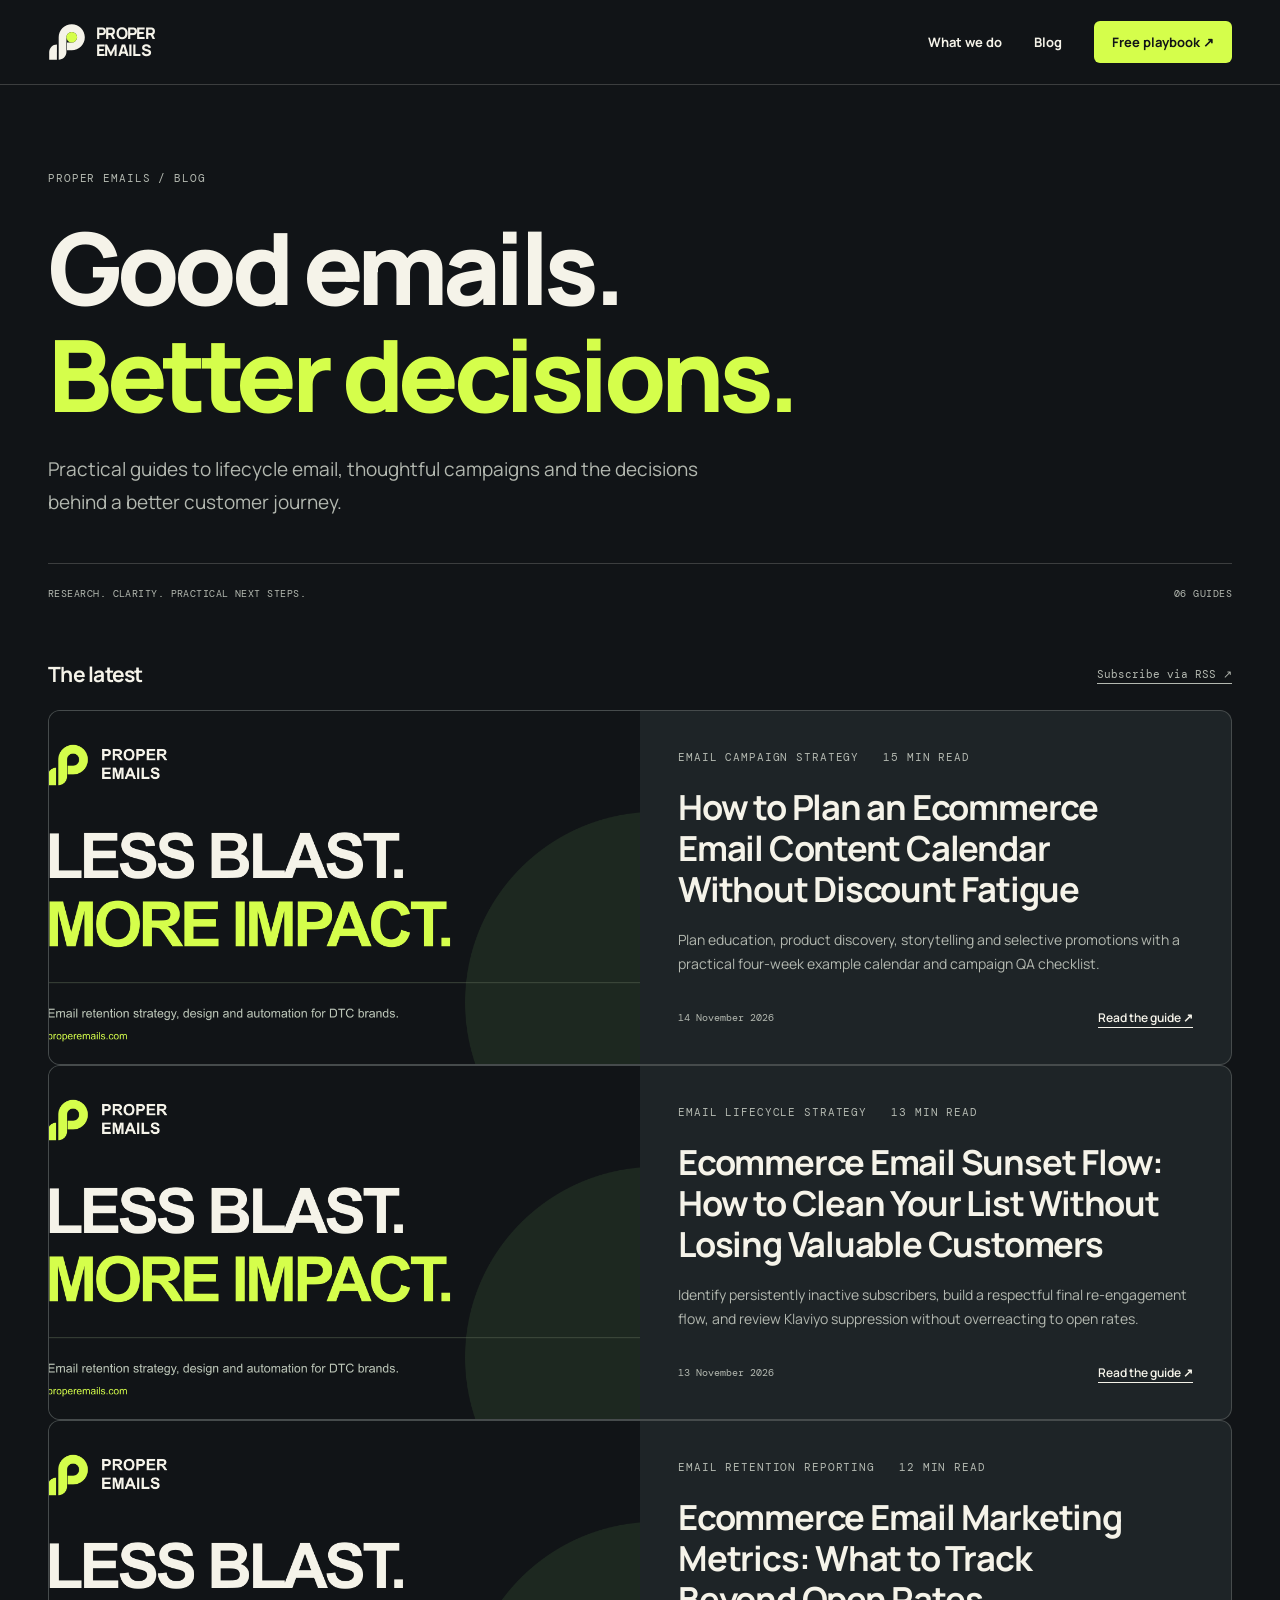
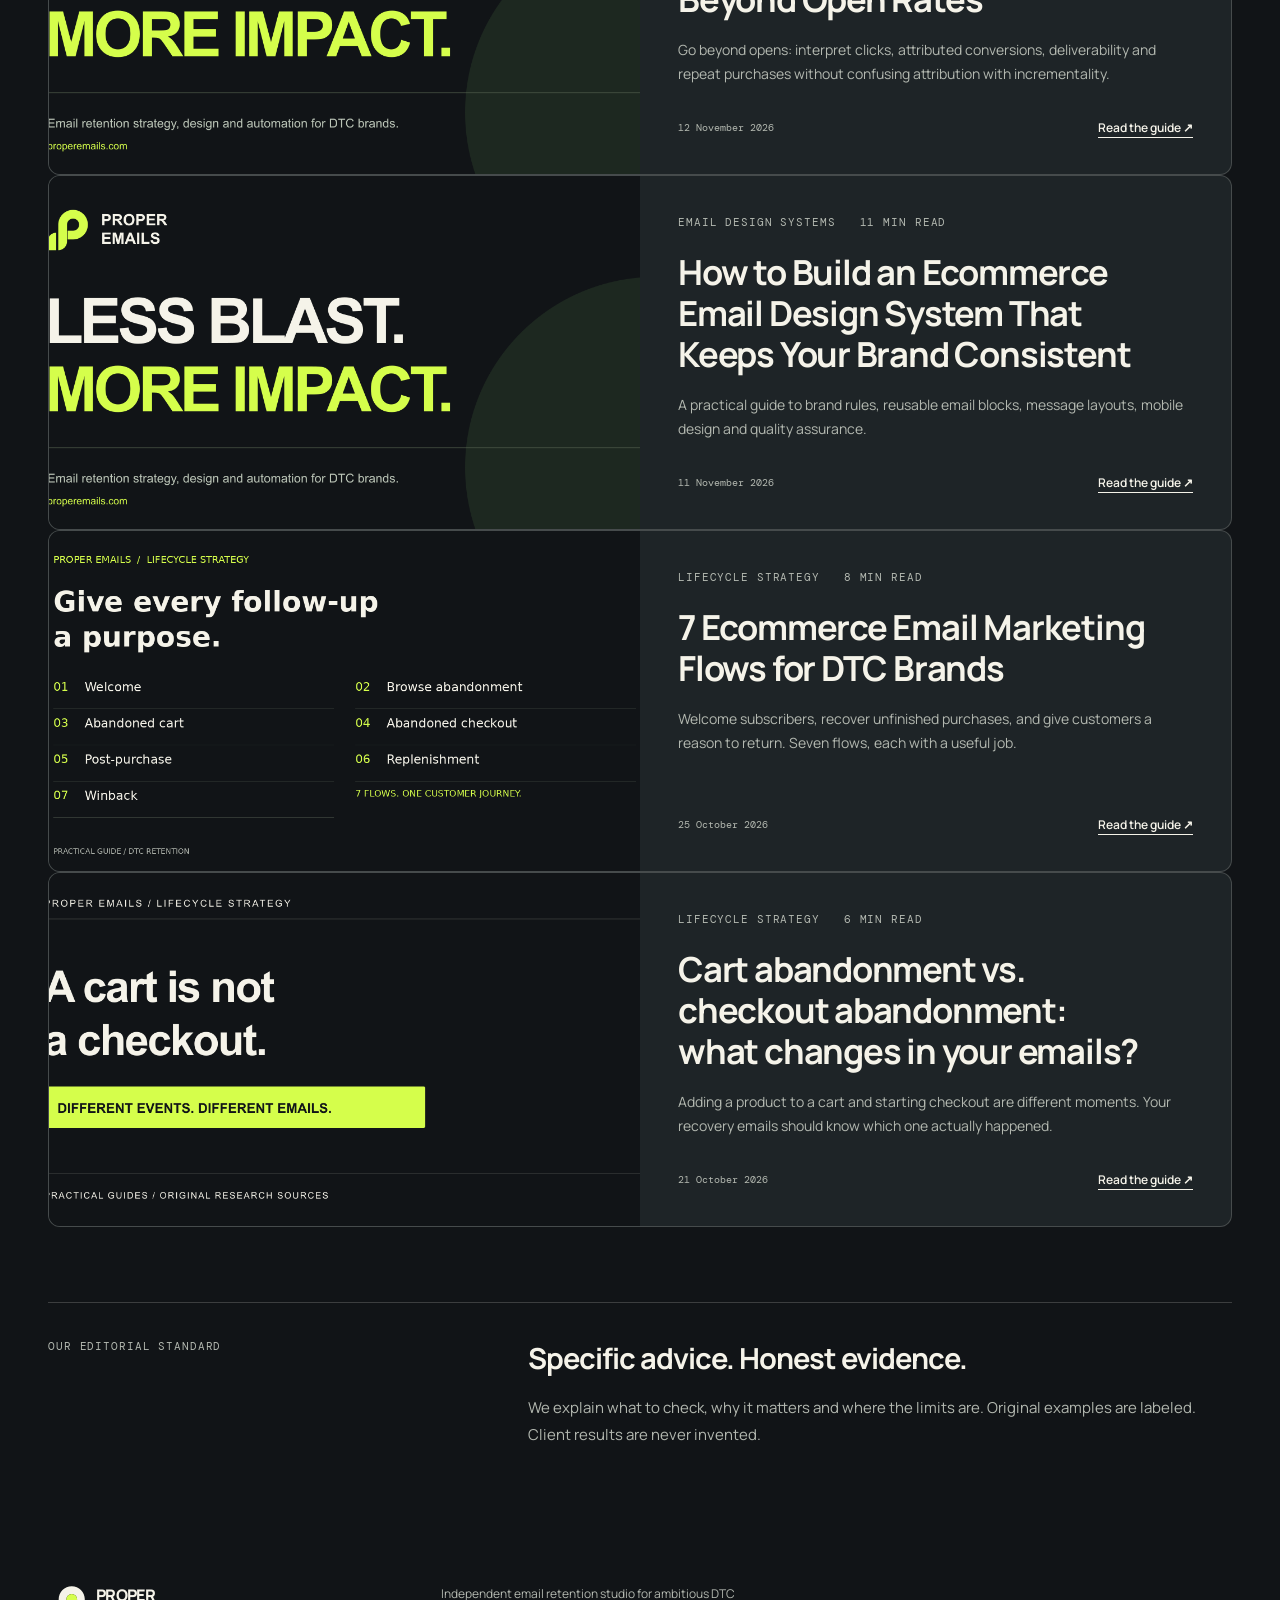
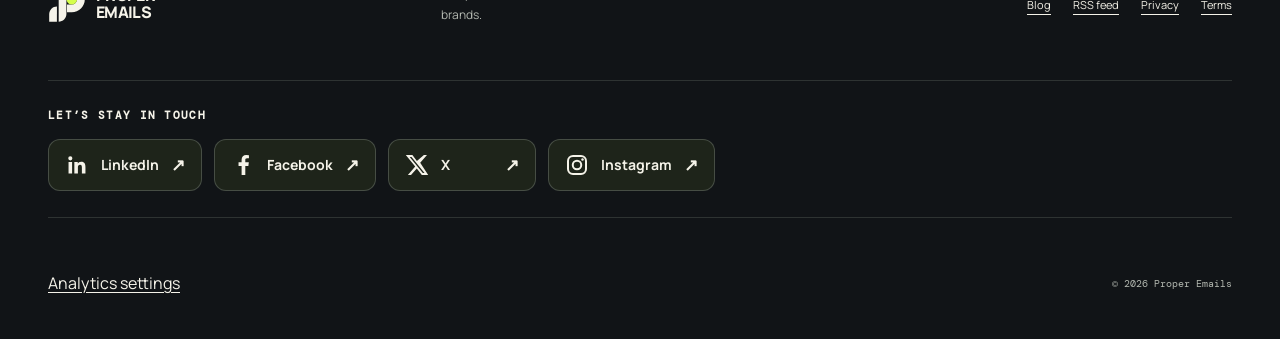
<file: blog/index.html>
<!doctype html>
<html lang="en" data-theme="proper"><head><meta charset="utf-8"><meta name="viewport" content="width=device-width,initial-scale=1"><meta name="theme-color" content="#111417"><title>Email Retention Guides for Ecommerce | Proper Emails</title><meta name="description" content="Practical guides to lifecycle email, thoughtful campaigns and the decisions behind a better customer journey."><meta name="robots" content="index,follow"><link rel="canonical" href="https://properemails.com/blog/"><link rel="icon" href="/assets/brand/favicon-1024.png" type="image/png" sizes="1024x1024"><link rel="stylesheet" href="/assets/integrations.css?v=social-icons-1"><script defer src="/assets/analytics.js"></script><script src="https://analytics.ahrefs.com/analytics.js" data-key="YZnZ1PcaZa8CDakNyFjhRw" async></script><link rel="alternate" type="application/rss+xml" title="Proper Emails Blog" href="/blog/feed.xml"><meta property="og:type" content="website"><meta property="og:site_name" content="Proper Emails"><meta property="og:title" content="Email Retention Guides for Ecommerce | Proper Emails"><meta property="og:description" content="Practical guides to lifecycle email, thoughtful campaigns and the decisions behind a better customer journey."><meta property="og:url" content="https://properemails.com/blog/"><meta property="og:image" content="https://properemails.com/assets/blog/ecommerce-email-marketing-flows.png"><meta property="og:image:alt" content="Seven ecommerce email flows: welcome, browse abandonment, abandoned cart, abandoned checkout, post-purchase, replenishment, and winback."><meta name="twitter:card" content="summary_large_image"><link rel="preconnect" href="https://fonts.googleapis.com"><link rel="preconnect" href="https://fonts.gstatic.com" crossorigin><link href="https://fonts.googleapis.com/css2?family=DM+Mono:wght@400;500&family=Manrope:wght@400;500;600;700;800&display=swap" rel="stylesheet"><link rel="stylesheet" href="/assets/blog.css"><script type="application/ld+json">{"@context":"https://schema.org","@type":"Blog","name":"Proper Emails Blog","url":"https://properemails.com/blog/","publisher":{"@type":"Organization","@id":"https://properemails.com/#organization","name":"Proper Emails","url":"https://properemails.com/","logo":{"@type":"ImageObject","url":"https://properemails.com/assets/brand/favicon-1024.png","width":1024,"height":1024},"sameAs":["https://www.linkedin.com/in/proper-emails/","https://www.facebook.com/profile.php?id=61595363733910","https://x.com/properemails","https://www.instagram.com/properemails/"]},"blogPost":[{"@type":"BlogPosting","headline":"How to Plan an Ecommerce Email Content Calendar Without Discount Fatigue","url":"https://properemails.com/blog/posts/ecommerce-email-content-calendar/","datePublished":"2026-11-14"},{"@type":"BlogPosting","headline":"Ecommerce Email Sunset Flow: How to Clean Your List Without Losing Valuable Customers","url":"https://properemails.com/blog/posts/ecommerce-email-sunset-flow/","datePublished":"2026-11-13"},{"@type":"BlogPosting","headline":"Ecommerce Email Marketing Metrics: What to Track Beyond Open Rates","url":"https://properemails.com/blog/posts/ecommerce-email-marketing-metrics/","datePublished":"2026-11-12"},{"@type":"BlogPosting","headline":"How to Build an Ecommerce Email Design System That Keeps Your Brand Consistent","url":"https://properemails.com/blog/posts/ecommerce-email-design-system/","datePublished":"2026-11-11"},{"@type":"BlogPosting","headline":"7 Ecommerce Email Marketing Flows for DTC Brands","url":"https://properemails.com/blog/posts/ecommerce-email-marketing-flows/","datePublished":"2026-10-25"},{"@type":"BlogPosting","headline":"Cart abandonment vs. checkout abandonment: what changes in your emails?","url":"https://properemails.com/blog/posts/cart-abandonment-vs-checkout-abandonment/","datePublished":"2026-10-21"}]}</script></head><body><a class="skip" href="#main">Skip to content</a><header class="masthead"><div class="shell masthead-inner"><a class="brand" aria-label="Proper Emails homepage" href="/"><img src="/assets/brand/mark-light.svg" width="38" height="38" alt=""><span class="wordmark"><span>PROPER</span><span>EMAILS</span></span></a><nav aria-label="Main navigation"><a href="/#services">What we do</a><a href="/blog/" aria-current="location">Blog</a><a class="nav-cta" href="/#playbook">Free playbook <span aria-hidden="true">↗︎</span></a></nav></div></header><main id="main"><div class="shell"><header class="index-header"><div class="eyebrow">Proper Emails / Blog</div><h1>Good emails.<br><em>Better decisions.</em></h1><p class="deck">Practical guides to lifecycle email, thoughtful campaigns and the decisions behind a better customer journey.</p><div class="index-meta"><span>RESEARCH. CLARITY. PRACTICAL NEXT STEPS.</span><span>06 GUIDES</span></div></header><section aria-labelledby="latest"><div class="section-label"><h2 id="latest">The latest</h2><a href="/blog/feed.xml">Subscribe via RSS ↗︎</a></div><article class="post-card featured"><a class="post-image" href="/blog/posts/ecommerce-email-content-calendar/" tabindex="-1" aria-hidden="true"><img src="/assets/brand/social-preview.png" width="1200" height="630" alt="" fetchpriority="high"></a><div class="post-info"><div class="eyebrow">Email campaign strategy <span>15 MIN READ</span></div><h2><a href="/blog/posts/ecommerce-email-content-calendar/">How to Plan an Ecommerce Email Content Calendar Without Discount Fatigue</a></h2><p>Plan education, product discovery, storytelling and selective promotions with a practical four-week example calendar and campaign QA checklist.</p><div class="card-bottom"><time datetime="2026-11-14">14 November 2026</time><a class="text-link" href="/blog/posts/ecommerce-email-content-calendar/" aria-label="Read How to Plan an Ecommerce Email Content Calendar">Read the guide <span aria-hidden="true">↗︎</span></a></div></div></article><article class="post-card"><a class="post-image" href="/blog/posts/ecommerce-email-sunset-flow/" tabindex="-1" aria-hidden="true"><img src="/assets/brand/social-preview.png" width="1200" height="630" alt="" fetchpriority="high"></a><div class="post-info"><div class="eyebrow">Email lifecycle strategy <span>13 MIN READ</span></div><h2><a href="/blog/posts/ecommerce-email-sunset-flow/">Ecommerce Email Sunset Flow: How to Clean Your List Without Losing Valuable Customers</a></h2><p>Identify persistently inactive subscribers, build a respectful final re-engagement flow, and review Klaviyo suppression without overreacting to open rates.</p><div class="card-bottom"><time datetime="2026-11-13">13 November 2026</time><a class="text-link" href="/blog/posts/ecommerce-email-sunset-flow/" aria-label="Read Ecommerce Email Sunset Flow">Read the guide <span aria-hidden="true">↗︎</span></a></div></div></article><article class="post-card"><a class="post-image" href="/blog/posts/ecommerce-email-marketing-metrics/" tabindex="-1" aria-hidden="true"><img src="/assets/brand/social-preview.png" width="1200" height="630" alt="" fetchpriority="high"></a><div class="post-info"><div class="eyebrow">Email retention reporting <span>12 MIN READ</span></div><h2><a href="/blog/posts/ecommerce-email-marketing-metrics/">Ecommerce Email Marketing Metrics: What to Track Beyond Open Rates</a></h2><p>Go beyond opens: interpret clicks, attributed conversions, deliverability and repeat purchases without confusing attribution with incrementality.</p><div class="card-bottom"><time datetime="2026-11-12">12 November 2026</time><a class="text-link" href="/blog/posts/ecommerce-email-marketing-metrics/" aria-label="Read Ecommerce Email Marketing Metrics: What to Track Beyond Open Rates">Read the guide <span aria-hidden="true">↗︎</span></a></div></div></article><article class="post-card"><a class="post-image" href="/blog/posts/ecommerce-email-design-system/" tabindex="-1" aria-hidden="true"><img src="/assets/brand/social-preview.png" width="1200" height="630" alt="" fetchpriority="high"></a><div class="post-info"><div class="eyebrow">Email design systems <span>11 MIN READ</span></div><h2><a href="/blog/posts/ecommerce-email-design-system/">How to Build an Ecommerce Email Design System That Keeps Your Brand Consistent</a></h2><p>A practical guide to brand rules, reusable email blocks, message layouts, mobile design and quality assurance.</p><div class="card-bottom"><time datetime="2026-11-11">11 November 2026</time><a class="text-link" href="/blog/posts/ecommerce-email-design-system/" aria-label="Read How to Build an Ecommerce Email Design System">Read the guide <span aria-hidden="true">↗︎</span></a></div></div></article><article class="post-card"><a class="post-image" href="/blog/posts/ecommerce-email-marketing-flows/" tabindex="-1" aria-hidden="true"><img src="/assets/blog/ecommerce-email-marketing-flows.png" width="1200" height="630" alt="" fetchpriority="high"></a><div class="post-info"><div class="eyebrow">Lifecycle strategy <span>8 MIN READ</span></div><h2><a href="/blog/posts/ecommerce-email-marketing-flows/">7 Ecommerce Email Marketing Flows for DTC Brands</a></h2><p>Welcome subscribers, recover unfinished purchases, and give customers a reason to return. Seven flows, each with a useful job.</p><div class="card-bottom"><time datetime="2026-10-25">25 October 2026</time><a class="text-link" href="/blog/posts/ecommerce-email-marketing-flows/" aria-label="Read 7 Ecommerce Email Marketing Flows for DTC Brands">Read the guide <span aria-hidden="true">↗︎</span></a></div></div></article><article class="post-card "><a class="post-image" href="/blog/posts/cart-abandonment-vs-checkout-abandonment/" tabindex="-1" aria-hidden="true"><img src="/assets/blog/cart-checkout.png" width="1200" height="630" alt="" loading="lazy"></a><div class="post-info"><div class="eyebrow">Lifecycle strategy <span>6 MIN READ</span></div><h2><a href="/blog/posts/cart-abandonment-vs-checkout-abandonment/">Cart abandonment vs. checkout abandonment: what changes in your emails?</a></h2><p>Adding a product to a cart and starting checkout are different moments. Your recovery emails should know which one actually happened.</p><div class="card-bottom"><time datetime="2026-10-21">21 October 2026</time><a class="text-link" href="/blog/posts/cart-abandonment-vs-checkout-abandonment/" aria-label="Read Cart abandonment vs. checkout abandonment: what changes in your emails?">Read the guide <span aria-hidden="true">↗︎</span></a></div></div></article></section><section class="editorial-strip"><span class="eyebrow">OUR EDITORIAL STANDARD</span><h2>Specific advice. Honest evidence.</h2><p>We explain what to check, why it matters and where the limits are. Original examples are labeled. Client results are never invented.</p></section></div></main><footer class="site-footer"><div class="shell footer-inner"><a class="brand" href="/" aria-label="Proper Emails homepage"><img src="/assets/brand/mark-light.svg" width="38" height="38" alt=""><span class="wordmark"><span>PROPER</span><span>EMAILS</span></span></a><p>Independent email retention studio for ambitious DTC brands.</p><nav aria-label="Footer navigation"><a href="/blog/">Blog</a><a href="/blog/feed.xml">RSS feed</a><a href="/privacy/">Privacy</a><a href="/terms/">Terms</a></nav><nav class="pe-socials" aria-label="Proper Emails social profiles"><span class="pe-socials-label">LET’S STAY IN TOUCH</span><div class="pe-socials-links"><a class="pe-social-link" href="https://www.linkedin.com/in/proper-emails/" target="_blank" rel="noopener noreferrer" aria-label="Proper Emails on LinkedIn (opens in a new tab)"><svg viewBox="0 0 24 24" width="24" height="24" aria-hidden="true" focusable="false"><path d="M20.45 20.45h-3.56v-5.57c0-1.33-.03-3.04-1.85-3.04-1.86 0-2.14 1.45-2.14 2.94v5.67H9.34V9h3.42v1.56h.05c.48-.9 1.64-1.85 3.37-1.85 3.6 0 4.27 2.37 4.27 5.46v6.28ZM5.32 7.43a2.07 2.07 0 1 1 0-4.14 2.07 2.07 0 0 1 0 4.14ZM7.1 20.45H3.54V9H7.1v11.45Z"/></svg><span>LinkedIn</span><span class="pe-social-arrow" aria-hidden="true">↗︎</span></a><a class="pe-social-link" href="https://www.facebook.com/profile.php?id=61595363733910" target="_blank" rel="noopener noreferrer" aria-label="Proper Emails on Facebook (opens in a new tab)"><svg viewBox="0 0 24 24" width="24" height="24" aria-hidden="true" focusable="false"><path d="M14.3 22v-9.12h3.06l.46-3.56H14.3V7.05c0-1.03.28-1.73 1.76-1.73h1.88V2.14A25.1 25.1 0 0 0 15.2 2c-2.72 0-4.59 1.66-4.59 4.7v2.62H7.54v3.56h3.07V22h3.69Z"/></svg><span>Facebook</span><span class="pe-social-arrow" aria-hidden="true">↗︎</span></a><a class="pe-social-link" href="https://x.com/properemails" target="_blank" rel="noopener noreferrer" aria-label="Proper Emails on X (opens in a new tab)"><svg viewBox="0 0 24 24" width="24" height="24" aria-hidden="true" focusable="false"><path d="M18.9 2H22l-6.8 7.8L23.2 22h-6.4l-5-6.6L6 22H2.9l7.3-8.4L.8 2h6.6l4.5 6L18.9 2Zm-1.1 18h1.7L6.5 3.9H4.7L17.8 20Z"/></svg><span>X</span><span class="pe-social-arrow" aria-hidden="true">↗︎</span></a><a class="pe-social-link" href="https://www.instagram.com/properemails/" target="_blank" rel="noopener noreferrer" aria-label="Proper Emails on Instagram (opens in a new tab)"><svg viewBox="0 0 24 24" width="24" height="24" aria-hidden="true" focusable="false"><rect x="3" y="3" width="18" height="18" rx="5" fill="none" stroke="currentColor" stroke-width="2"/><circle cx="12" cy="12" r="4.25" fill="none" stroke="currentColor" stroke-width="2"/><circle cx="17.5" cy="6.5" r="1.25"/></svg><span>Instagram</span><span class="pe-social-arrow" aria-hidden="true">↗︎</span></a></div></nav><button class="pe-analytics-settings" type="button" data-pe-analytics-settings>Analytics settings</button><small>© 2026 Proper Emails</small></div></footer></body></html>
</file>
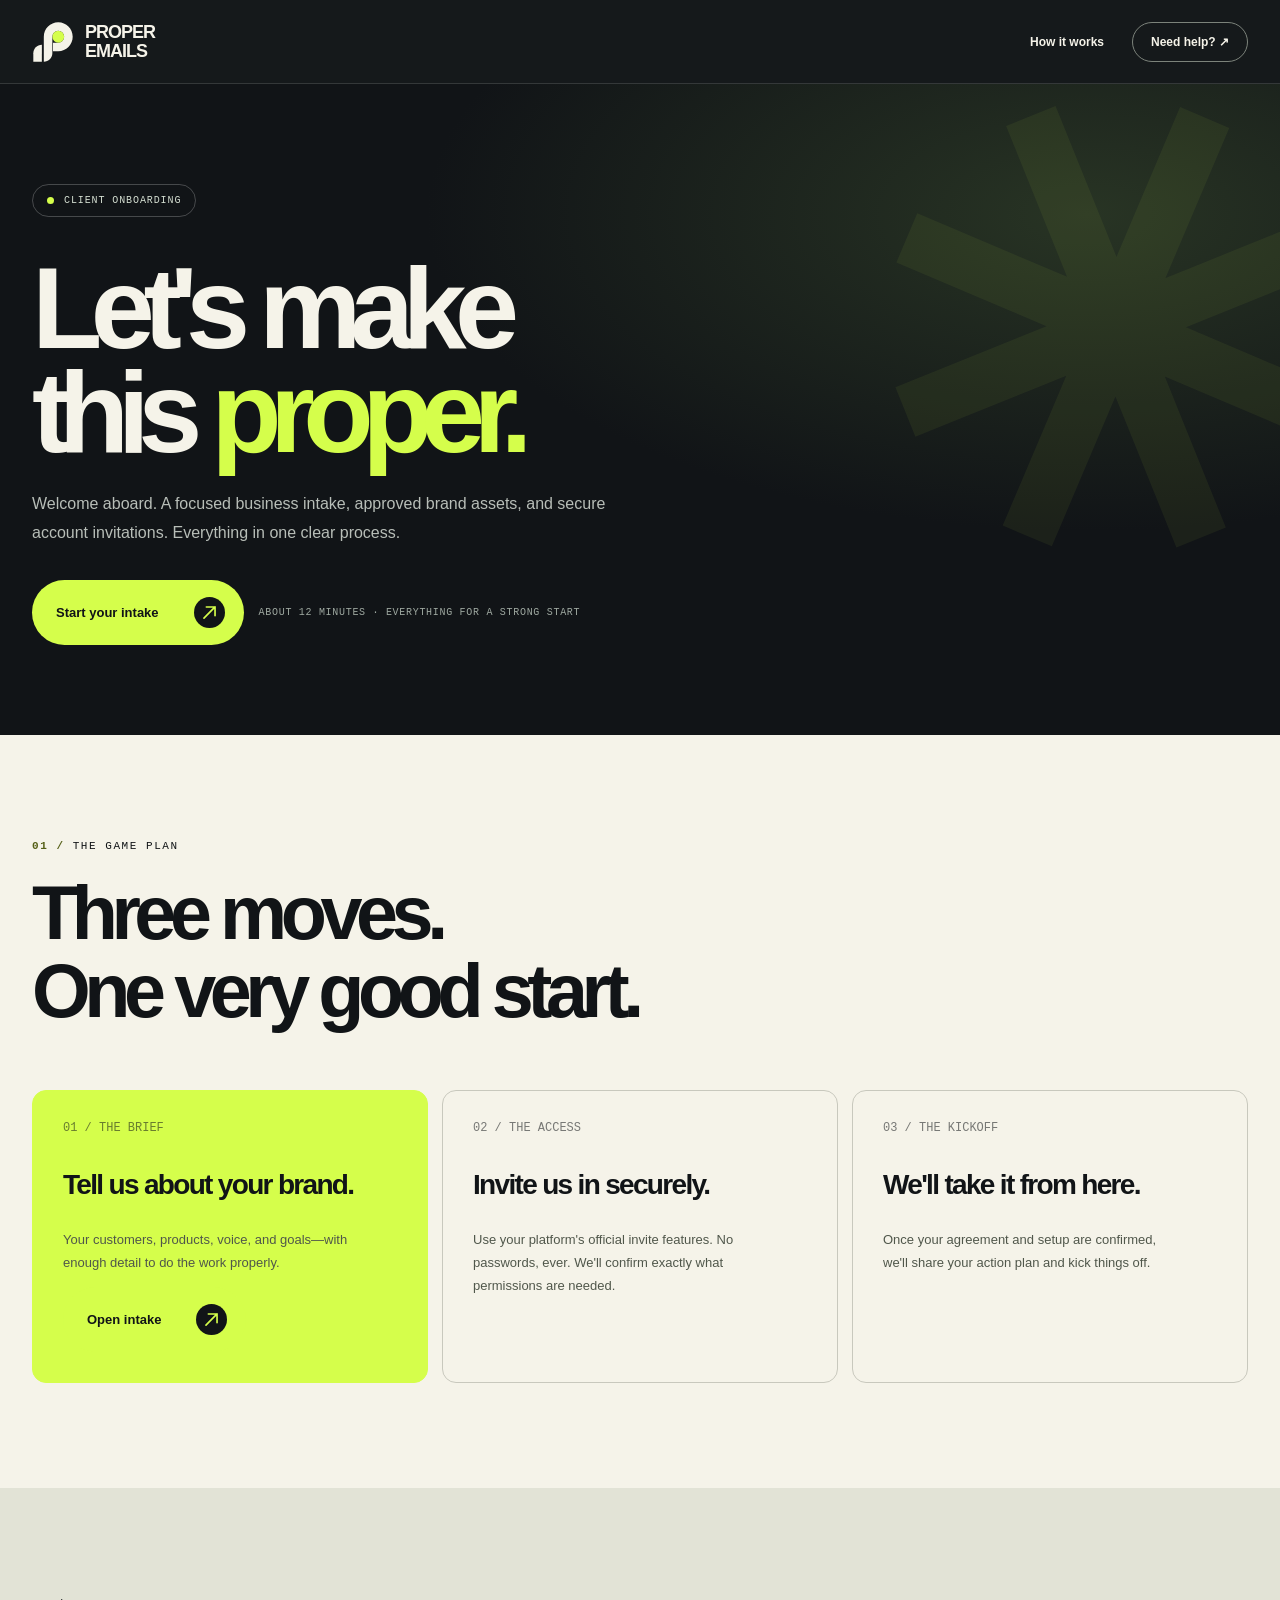
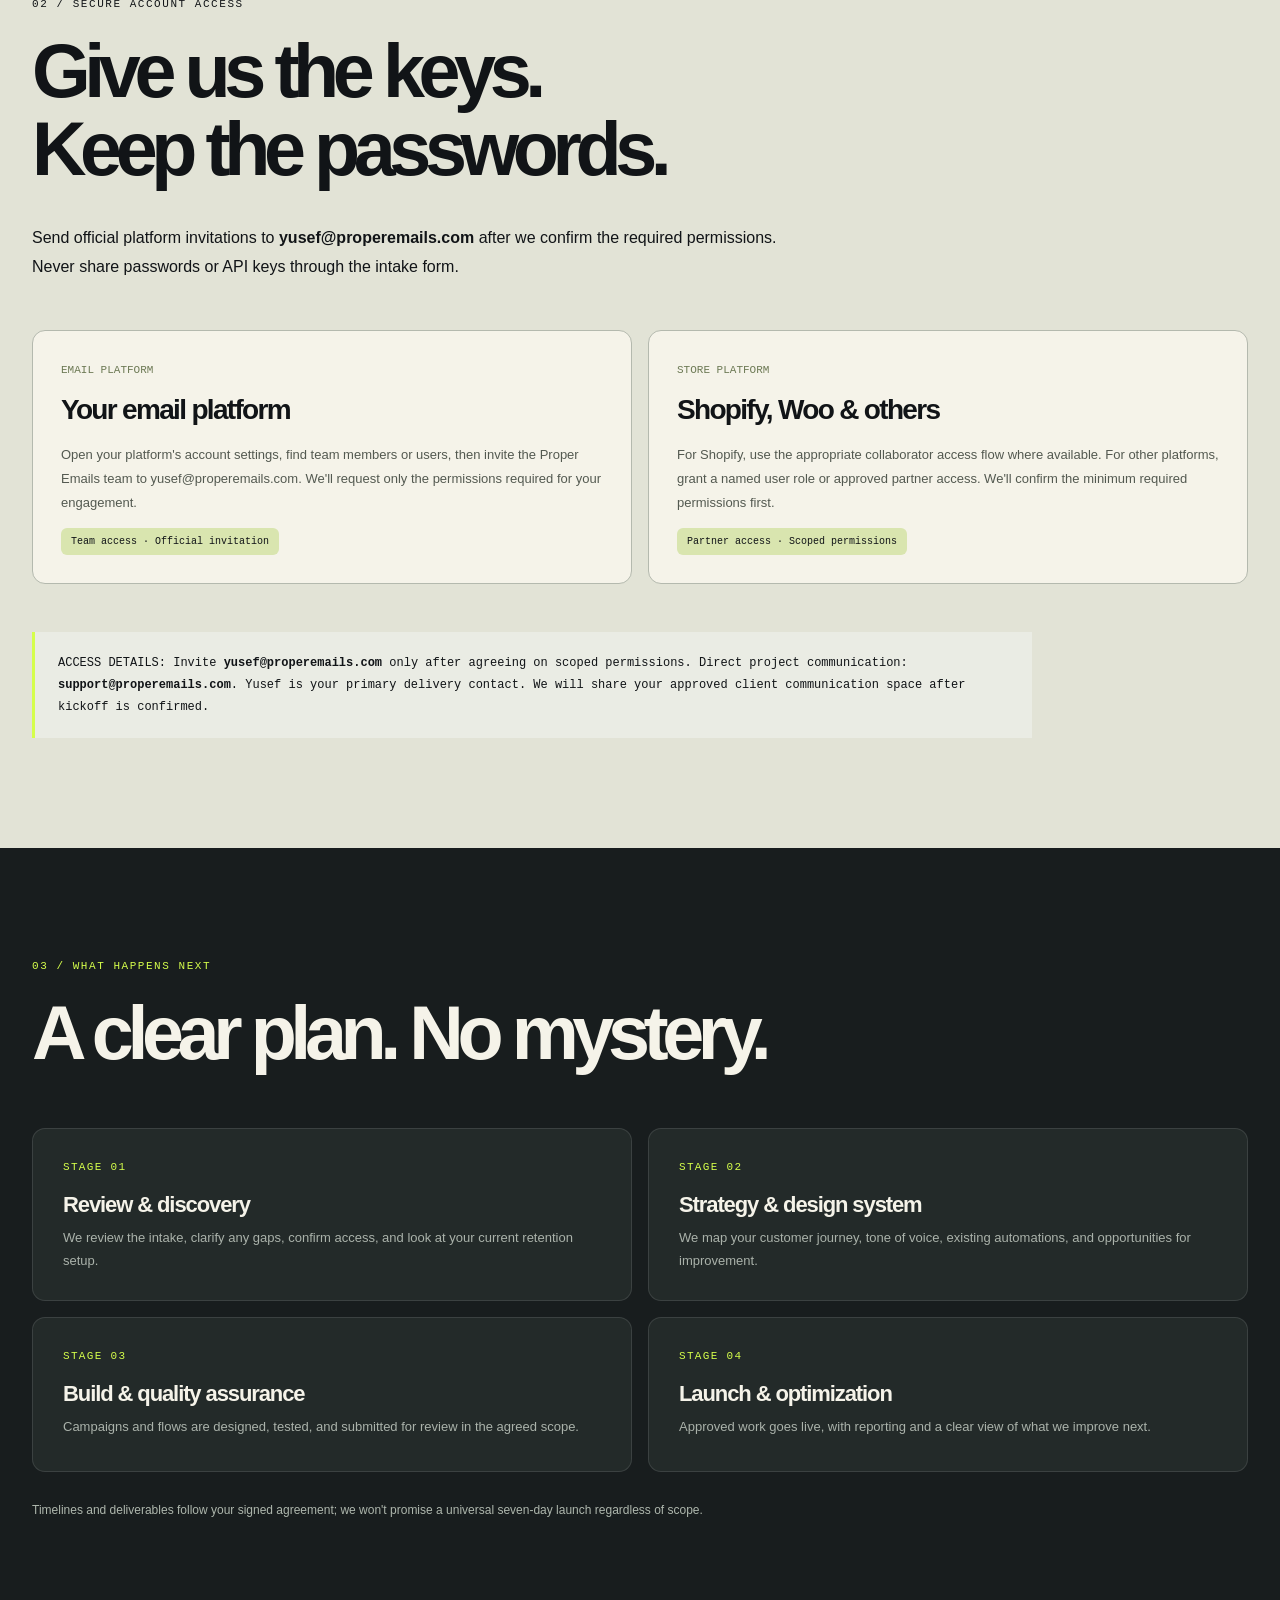
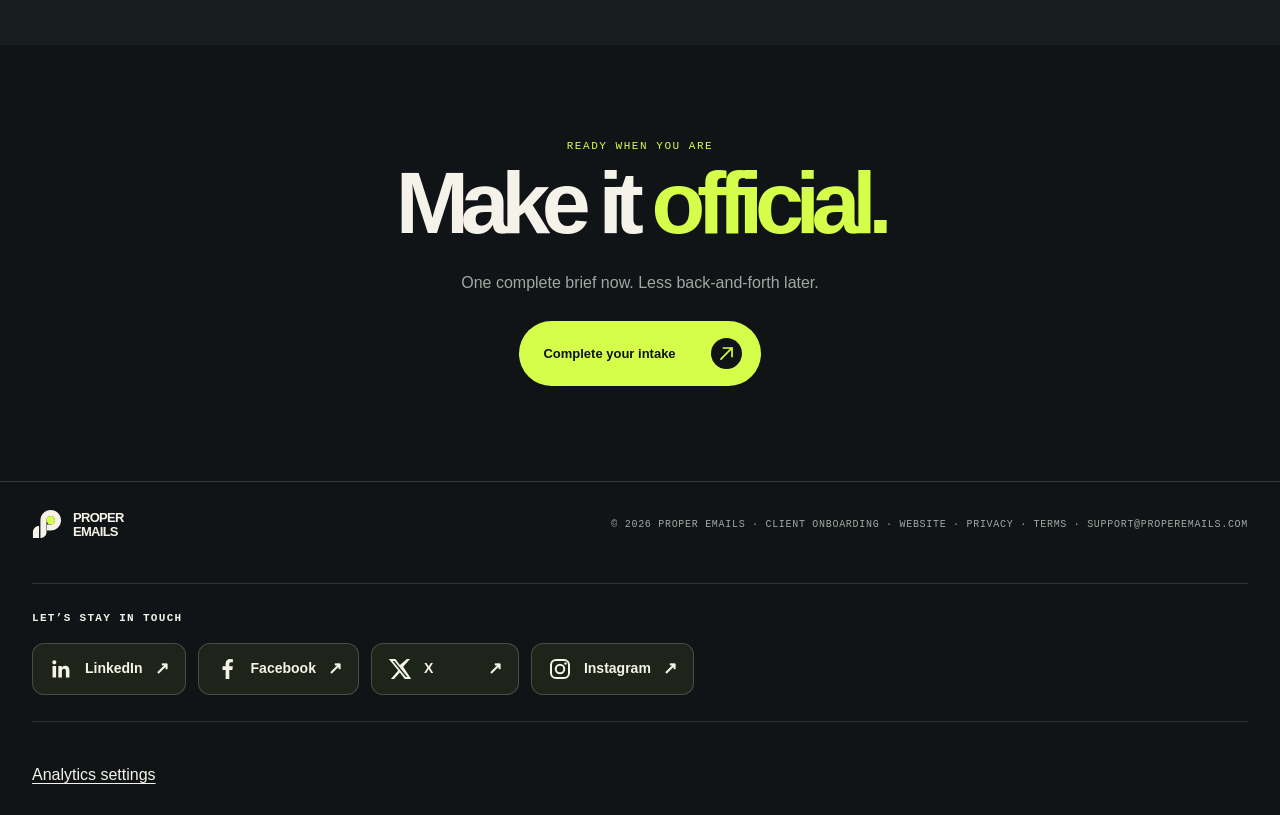
<file: onboarding/index.html>
<!doctype html>
<html lang="en"><head><meta charset="utf-8"><meta name="referrer" content="strict-origin-when-cross-origin"><meta http-equiv="Content-Security-Policy" content="default-src 'self'; base-uri 'self'; object-src 'none'; script-src 'self' 'unsafe-inline' https://www.googletagmanager.com; style-src 'self' 'unsafe-inline' https://fonts.googleapis.com; font-src 'self' https://fonts.gstatic.com; img-src 'self' data: https://www.googletagmanager.com https://*.google-analytics.com; connect-src 'self' https://formspree.io https://www.googletagmanager.com https://*.google-analytics.com https://www.google.com; form-action https://formspree.io; upgrade-insecure-requests"><meta name="robots" content="noindex, nofollow, noarchive"><meta name="viewport" content="width=device-width,initial-scale=1"><meta name="theme-color" content="#111417"><title>Client onboarding — Proper Emails</title><meta name="description" content="A smoother start for Proper Emails clients. Complete brand intake, approved assets, secure platform access and your kickoff roadmap."><link rel="preconnect" href="https://fonts.googleapis.com"><link href="https://fonts.googleapis.com/css2?family=DM+Mono:wght@400;500&family=Manrope:wght@400;500;600;700;800&display=swap" rel="stylesheet"><style>
:root{--ink:#111417;--panel:#1d2325;--line:#404743;--cream:#f5f3e9;--lime:#d5fe4b;--muted:#9fa9a1;--purple:#aaa5ff;--mono:'DM Mono',monospace;--sans:'Manrope',Arial,sans-serif}*{box-sizing:border-box}html{scroll-behavior:smooth}body{margin:0;background:var(--ink);color:var(--cream);font-family:var(--sans);-webkit-font-smoothing:antialiased}a{color:inherit;text-decoration:none}button,input,textarea,select{font:inherit}button{cursor:pointer}button:focus-visible,a:focus-visible,input:focus-visible,textarea:focus-visible,select:focus-visible{outline:3px solid var(--lime);outline-offset:4px}::selection{background:var(--lime);color:var(--ink)}.wrap{width:min(1220px,calc(100% - 64px));margin:auto}.mono{font-family:var(--mono);font-size:11px;letter-spacing:.12em;text-transform:uppercase}.muted{color:var(--muted)}.top{border-bottom:1px solid #ffffff22;background:#15191b;position:sticky;top:0;z-index:100;backdrop-filter:blur(20px)}.top .wrap{height:83px;display:flex;justify-content:space-between;align-items:center;gap:20px}.logo{display:flex;align-items:center;gap:13px;font-weight:800;letter-spacing:-.07em;font-size:26px}.logomark{display:grid;place-items:center;width:43px;height:43px;background:var(--lime);color:var(--ink);font:900 32px Arial;transform:rotate(-8deg);border-radius:12px}.logo i{font-style:normal;color:var(--lime)}.nav-right{display:flex;align-items:center;gap:28px;font-size:12px;font-weight:700}.nav-right a:hover{color:var(--lime)}.capsule{padding:12px 18px;border:1px solid #7c837b;border-radius:100px}.page{display:none}.page.active{display:block}.pill{display:inline-flex;align-items:center;gap:10px;border:1px solid #ffffff39;border-radius:50px;padding:10px 14px;font:10px var(--mono);letter-spacing:.09em;text-transform:uppercase;color:#d5dfd2}.pill:before{content:'';width:7px;height:7px;background:var(--lime);border-radius:50%}.hero{padding:100px 0 90px;min-height:570px;position:relative;overflow:hidden;background:radial-gradient(ellipse at 85% 20%,#283424 0%,#111417 43%)}.hero .wrap{position:relative;z-index:1}.hero:after{content:'✳';position:absolute;font-family:Arial;font-size:590px;font-weight:bold;color:var(--lime);right:-80px;top:-75px;opacity:.055;transform:rotate(-22deg);pointer-events:none}.hero h1{font-size:clamp(61px,9vw,126px);line-height:.9;letter-spacing:-.10em;max-width:1050px;margin:40px 0 26px;font-weight:800}.hero h1 em{font-style:normal;color:var(--lime)}.hero p{max-width:600px;color:#b8beb8;line-height:1.8;font-size:16px}.hero-actions{display:flex;gap:15px;margin-top:32px;align-items:center;flex-wrap:wrap}.btn{border:0;background:var(--lime);color:var(--ink);border-radius:50px;font-size:13px;font-weight:800;padding:17px 19px 17px 24px;display:inline-flex;gap:35px;align-items:center;justify-content:space-between;transition:transform .2s,background .2s}.btn:hover{transform:translateY(-3px);background:#e5ff94}.btn span{display:grid;place-items:center;background:var(--ink);color:var(--lime);border-radius:50%;width:31px;height:31px;font-size:20px}.btn.ghost{background:none;color:var(--cream);border:1px solid #626a63;padding:22px 25px}.btn.ghost:hover{background:#ffffff0d}.micro{font:10px/1.7 var(--mono);letter-spacing:.07em;text-transform:uppercase;color:var(--muted)}.roadmap{background:var(--cream);color:var(--ink);padding:105px 0}.eyebrow{font:11px var(--mono);letter-spacing:.14em;text-transform:uppercase;font-weight:500}.eyebrow b{color:#566018}.roadmap h2,.process h2,.access h2,.refer h2{font-size:clamp(40px,5.9vw,76px);letter-spacing:-.085em;line-height:1.03;max-width:840px;margin:23px 0 35px}.roadgrid{display:grid;grid-template-columns:repeat(3,minmax(0,1fr));gap:14px;margin-top:60px}.roaditem{border:1px solid #c8c8bd;border-radius:14px;min-height:260px;padding:30px;display:flex;flex-direction:column;align-items:flex-start}.roaditem:first-child{background:var(--lime);border-color:var(--lime)}.roaditem .num{font:12px var(--mono);opacity:.55}.roaditem h3{font-size:28px;letter-spacing:-.06em;margin:35px 0 14px;line-height:1.08}.roaditem p{font-size:13px;line-height:1.8;color:#50574b;max-width:300px}.process{padding:112px 0;background:#181d1e}.process h2{max-width:760px}.timeline{display:grid;grid-template-columns:1fr 1fr;gap:16px;margin:55px 0 0}.timeline article{padding:27px 30px;min-height:155px;background:#232a29;border:1px solid #ffffff1c;border-radius:13px}.timeline .step{font:11px var(--mono);color:var(--lime);letter-spacing:.12em}.timeline h3{font-size:22px;letter-spacing:-.05em;margin:18px 0 8px}.timeline p{color:#aab2aa;font-size:13px;line-height:1.8;margin:0}.access{padding:110px 0;background:#e2e3d6;color:var(--ink)}.access p{line-height:1.8;max-width:750px}.accessgrid{display:grid;grid-template-columns:repeat(2,1fr);gap:16px;margin:48px 0}.accessitem{border:1px solid #b4b9ae;background:#f5f3e9;border-radius:13px;padding:28px;min-height:250px}.accessitem .mini{font:11px var(--mono);color:#6c7954}.accessitem h3{font-size:28px;letter-spacing:-.06em;margin:17px 0}.accessitem p{font-size:13px;line-height:1.85;color:#535950}.accessitem .tag{display:inline-block;font:10px var(--mono);padding:8px 10px;border-radius:6px;background:#d9e5af}.note{font:12px/1.85 var(--mono);padding:20px 23px;border-left:3px solid var(--lime);background:#eaece4;max-width:1000px}.end{padding:95px 0;text-align:center}.end h2{font-size:clamp(48px,7vw,88px);letter-spacing:-.095em;margin:0 0 20px}.end p{color:var(--muted);margin-bottom:29px}.footer{padding:27px 0;border-top:1px solid #ffffff26}.footer .wrap{display:flex;justify-content:space-between;align-items:center;gap:20px}.footer a:hover{color:var(--lime)}
/* form */
.formtop{padding:54px 0 40px;min-height:215px;background:radial-gradient(ellipse at 91% -40%,#3a4626,transparent 65%)}.formtop h1{font-size:clamp(45px,6vw,72px);letter-spacing:-.085em;margin:15px 0 12px;line-height:1.05}.formtop p{font-size:14px;line-height:1.7;color:var(--muted)}.formlayout{width:min(1200px,calc(100% - 64px));margin:0 auto;display:grid;grid-template-columns:280px minmax(0,1fr);gap:50px;padding:46px 0 120px}.sidebar{align-self:start;position:sticky;top:114px}.sidebar h2{font:11px var(--mono);text-transform:uppercase;color:var(--muted);letter-spacing:.15em}.step-btn{width:100%;background:none;border:0;color:var(--muted);display:flex;gap:15px;text-align:left;align-items:center;padding:17px 14px;border-left:1px solid #5b625c;font-size:13px;font-weight:700}.step-btn span{font:11px var(--mono)}.step-btn.current{color:var(--lime);border-left:3px solid var(--lime);background:#d5fe4b10}.step-btn.done{color:var(--cream)}.sidefooter{font-size:12px;line-height:1.8;color:var(--muted);padding:25px 15px}.sidefooter a{text-decoration:underline;text-underline-offset:4px}.formcard{background:var(--cream);color:var(--ink);padding:clamp(24px,5vw,57px);border-radius:17px;min-height:600px}.formcard .overline{font:11px var(--mono);letter-spacing:.1em;text-transform:uppercase;color:#67705c}.formcard h2{font-size:clamp(36px,4vw,58px);letter-spacing:-.082em;line-height:1.05;margin:18px 0 13px}.formcard .intro{font-size:14px;line-height:1.8;color:#626960;margin-bottom:34px}.form-section{display:none}.form-section.active{display:block;animation:in .3s ease both}@keyframes in{from{opacity:0;transform:translateY(10px)}to{opacity:1;transform:translateY(0)}}.fields{display:grid;grid-template-columns:1fr 1fr;gap:23px}.field.full{grid-column:1/-1}.field label{font-size:12px;font-weight:800;display:block;margin-bottom:9px;letter-spacing:-.01em}.field label .opt{font:10px var(--mono);color:#7c817a;margin-left:4px}.field input,.field textarea,.field select{display:block;width:100%;padding:15px 14px;border:1px solid #c3c6be;border-radius:8px;background:#fff;color:var(--ink);font-size:14px;min-height:49px}.field textarea{resize:vertical;min-height:115px;line-height:1.7}.field .hint{font-size:11px;color:#777b70;line-height:1.65;margin-top:7px}.choices{display:flex;gap:9px;flex-wrap:wrap}.choices label{display:flex;align-items:center;gap:9px;background:#fff;padding:12px 14px;border-radius:7px;border:1px solid #c3c6be;font-size:12px;font-weight:700;cursor:pointer;margin:0}.choices input{accent-color:#607529;width:17px;height:17px;min-height:0;flex:0 0 17px;margin:0}.form-nav{border-top:1px solid #d7d9d2;margin-top:39px;padding-top:25px;display:flex;align-items:center;justify-content:space-between;gap:15px}.form-nav .btn{padding:12px 13px 12px 20px}.backbtn{border:0;background:none;color:#536050;font-size:13px;font-weight:800;padding:12px}.progress{height:5px;background:#d9dbd1;border-radius:10px;overflow:hidden;margin:20px 0 30px}.bar{height:100%;background:#a4d027;width:16.67%;transition:width .35s}.success{display:none;text-align:center;padding:60px 0 30px}.success .star{font-size:72px;color:#849d26}.success h2{font-size:55px}.warning{font-size:11px;line-height:1.7;color:#4c5b48;background:#e7edd8;padding:12px 15px;border-left:3px solid #91a833;margin-bottom:25px}.conditional{display:none}.conditional.visible{display:block;margin-top:12px}.other-reveal{background:#eef1e5;padding:14px;border-radius:8px}.confirmline{line-height:1.8!important;display:flex!important;align-items:flex-start;gap:10px}.confirmline input{width:20px!important;min-width:20px!important;min-height:20px!important;accent-color:#779331;margin-top:2px}.choices label{line-height:1.4}.small-link{color:#394d23;text-decoration:underline;text-underline-offset:4px}@media(max-width:860px){.wrap,.formlayout{width:min(100% - 40px,1220px)}.roadgrid{grid-template-columns:1fr}.roaditem{min-height:180px}.roaditem h3{margin:19px 0 10px}.timeline,.accessgrid{grid-template-columns:1fr}.formlayout{grid-template-columns:1fr;gap:14px;padding-top:25px}.sidebar{position:static}.sidebar h2,.sidefooter{display:none}.steps{display:grid;grid-template-columns:repeat(6,1fr);gap:4px}.step-btn{border:0;border-bottom:2px solid #5b625c;padding:12px 4px;flex-direction:column;gap:6px;text-align:center;font-size:10px}.step-btn.current{border:0;border-bottom:3px solid var(--lime)}.top .wrap{height:69px}.nav-right .capsule{display:none}.hero{padding:78px 0}.hero h1{margin-top:34px}.formtop{padding:33px 0 20px}}@media(max-width:560px){.fields{grid-template-columns:1fr}.roadmap,.process,.access{padding:72px 0}.hero h1{font-size:clamp(52px,14vw,78px)}.logo{font-size:22px}.logo .logomark{width:35px;height:35px;font-size:26px}.nav-right{gap:10px}.nav-right a{font-size:10px}.footer .wrap{flex-direction:column;align-items:flex-start}.formcard{padding:24px 20px;border-radius:9px}.formcard h2{font-size:40px}.btn{gap:16px}}
@media(prefers-reduced-motion:reduce){html{scroll-behavior:auto}*,*:before,*:after{animation:none!important;transition:none!important}}
.btn .pe-arrow-svg{display:block;width:19px;height:19px;flex:none;stroke:currentColor}
</style>

<link rel="apple-touch-icon" href="../assets/brand/apple-touch-icon.png" sizes="180x180">
<link rel="stylesheet" href="../assets/brand.css">
<link rel="stylesheet" href="../assets/site.css"><script defer src="../assets/site.js"></script><meta name="description" content="Complete your Proper Emails client intake, share approved brand assets and arrange secure platform access."><link rel="canonical" href="https://properemails.com/onboarding/"><link rel="icon" type="image/png" sizes="1024x1024" href="/assets/brand/favicon-1024.png"><link rel="stylesheet" href="/assets/integrations.css?v=social-icons-1"><script defer src="/assets/analytics.js"></script></head><body><a class="skip-link" href="#homePage">Skip to content</a>
<header class="top"><div class="wrap"><a class="logo pe-brand" href="../" aria-label="Proper Emails homepage"><img class="pe-brand__mark" src="../assets/brand/mark-light.svg" width="42" height="42" alt=""><span class="pe-brand__name"><span>PROPER</span><span>EMAILS</span></span></a><nav class="nav-right" aria-label="Onboarding navigation"><a href="#overview">How it works</a><a href="mailto:support@properemails.com" class="capsule">Need help? ↗︎</a></nav></div></header>
<main id="homePage" class="page active" tabindex="-1">
<section class="hero"><div class="wrap"><span class="pill">CLIENT ONBOARDING</span><h1>Let's make<br>this <em>proper.</em></h1><p>Welcome aboard. A focused business intake, approved brand assets, and secure account invitations. Everything in one clear process.</p><div class="hero-actions"><button class="btn" type="button" onclick="openForm()">Start your intake <span aria-hidden="true"><svg class="pe-arrow-svg" viewBox="0 0 24 24" width="19" height="19" xmlns="http://www.w3.org/2000/svg" fill="none" stroke="currentColor" stroke-width="2.1" stroke-linecap="round" stroke-linejoin="round" aria-hidden="true" focusable="false"><path d="M5 19 19 5M8 5h11v11"/></svg></span></button><span class="micro">About 12 minutes · Everything for a strong start</span></div></div></section>
<section class="roadmap" id="overview"><div class="wrap"><div class="eyebrow"><b>01 /</b> THE GAME PLAN</div><h2>Three moves.<br>One very good start.</h2><div class="roadgrid"><article class="roaditem"><span class="num">01 / THE BRIEF</span><h3>Tell us about your brand.</h3><p>Your customers, products, voice, and goals—with enough detail to do the work properly.</p><button class="btn" onclick="openForm()">Open intake <span aria-hidden="true"><svg class="pe-arrow-svg" viewBox="0 0 24 24" width="19" height="19" xmlns="http://www.w3.org/2000/svg" fill="none" stroke="currentColor" stroke-width="2.1" stroke-linecap="round" stroke-linejoin="round" aria-hidden="true" focusable="false"><path d="M5 19 19 5M8 5h11v11"/></svg></span></button></article><article class="roaditem"><span class="num">02 / THE ACCESS</span><h3>Invite us in securely.</h3><p>Use your platform's official invite features. No passwords, ever. We'll confirm exactly what permissions are needed.</p></article><article class="roaditem"><span class="num">03 / THE KICKOFF</span><h3>We'll take it from here.</h3><p>Once your agreement and setup are confirmed, we'll share your action plan and kick things off.</p></article></div></div></section>
<section class="access" id="platforms"><div class="wrap"><div class="eyebrow">02 / SECURE ACCOUNT ACCESS</div><h2>Give us the keys.<br>Keep the passwords.</h2><p>Send official platform invitations to <strong>yusef@properemails.com</strong> after we confirm the required permissions. Never share passwords or API keys through the intake form.</p><div class="accessgrid"><article class="accessitem"><span class="mini">EMAIL PLATFORM</span><h3>Your email platform</h3><p>Open your platform's account settings, find team members or users, then invite the Proper Emails team to yusef@properemails.com. We'll request only the permissions required for your engagement.</p><span class="tag">Team access · Official invitation</span></article><article class="accessitem"><span class="mini">STORE PLATFORM</span><h3>Shopify, Woo & others</h3><p>For Shopify, use the appropriate collaborator access flow where available. For other platforms, grant a named user role or approved partner access. We'll confirm the minimum required permissions first.</p><span class="tag">Partner access · Scoped permissions</span></article></div><div class="note">ACCESS DETAILS: Invite <strong>yusef@properemails.com</strong> only after agreeing on scoped permissions. Direct project communication: <strong>support@properemails.com</strong>. Yusef is your primary delivery contact. We will share your approved client communication space after kickoff is confirmed.</div></div></section>
<section class="process" id="week-one"><div class="wrap"><div class="eyebrow" style="color:var(--lime)">03 / WHAT HAPPENS NEXT</div><h2>A clear plan. No mystery.</h2><div class="timeline"><article><span class="step">STAGE 01</span><h3>Review & discovery</h3><p>We review the intake, clarify any gaps, confirm access, and look at your current retention setup.</p></article><article><span class="step">STAGE 02</span><h3>Strategy & design system</h3><p>We map your customer journey, tone of voice, existing automations, and opportunities for improvement.</p></article><article><span class="step">STAGE 03</span><h3>Build & quality assurance</h3><p>Campaigns and flows are designed, tested, and submitted for review in the agreed scope.</p></article><article><span class="step">STAGE 04</span><h3>Launch & optimization</h3><p>Approved work goes live, with reporting and a clear view of what we improve next.</p></article></div><p style="margin-top:28px;font-size:12px;line-height:1.8;color:#aeb7ad">Timelines and deliverables follow your signed agreement; we won't promise a universal seven-day launch regardless of scope.</p></div></section>
<section class="end"><div class="wrap"><div class="eyebrow" style="color:var(--lime)">READY WHEN YOU ARE</div><h2>Make it <span style="color:var(--lime)">official.</span></h2><p>One complete brief now. Less back-and-forth later.</p><button class="btn" onclick="openForm()">Complete your intake <span aria-hidden="true"><svg class="pe-arrow-svg" viewBox="0 0 24 24" width="19" height="19" xmlns="http://www.w3.org/2000/svg" fill="none" stroke="currentColor" stroke-width="2.1" stroke-linecap="round" stroke-linejoin="round" aria-hidden="true" focusable="false"><path d="M5 19 19 5M8 5h11v11"/></svg></span></button></div></section>
</main>
<main id="formPage" class="page" tabindex="-1"><section class="formtop"><div class="wrap"><span class="eyebrow" style="color:var(--lime)">PROPER EMAILS / CLIENT INTAKE</span><h1>The good stuff starts here.</h1><p>Just what we need to understand your business. No unnecessary hoops.</p></div></section><div class="formlayout"><aside class="sidebar"><h2>YOUR PROGRESS</h2><div class="steps"><button type="button" class="step-btn" data-step="0" onclick="goStep(0)"><span>01</span>Basics</button><button type="button" class="step-btn" data-step="1" onclick="goStep(1)"><span>02</span>Customer</button><button type="button" class="step-btn" data-step="2" onclick="goStep(2)"><span>03</span>Brand</button><button type="button" class="step-btn" data-step="3" onclick="goStep(3)"><span>04</span>Products</button><button type="button" class="step-btn" data-step="4" onclick="goStep(4)"><span>05</span>Email</button><button type="button" class="step-btn" data-step="5" onclick="goStep(5)"><span>06</span>Assets</button></div><p class="sidefooter">Questions? <a href="mailto:support@properemails.com">support@properemails.com</a></p></aside><div class="formcard"><div class="warning"><strong>Your project brief:</strong> submitting sends these details to Proper Emails through Formspree so we can review and deliver your project. Do not include passwords, API keys, customer lists or payment details. <a href="../privacy/">Read our privacy notice.</a></div><div class="progress"><div class="bar" id="bar"></div></div><form id="intake" action="https://formspree.io/f/xnjrlakr" method="POST" novalidate><input type="hidden" name="form_type" value="proper_emails_client_intake"><input type="hidden" name="_subject" value="Proper Emails — New client intake"><input type="text" name="_gotcha" tabindex="-1" autocomplete="off" aria-hidden="true" style="position:absolute;left:-9999px;opacity:0">
<div class="form-section active" data-section="0"><div class="overline">01 / 06 · YOUR BUSINESS</div><h2>Your business.</h2><p class="intro">The fundamentals. Enough context to start the audit without chasing you for basics.</p><div class="fields"><div class="field "><label for="contact_name">Primary contact name *</label><input id="contact_name" type="text" name="contact_name" placeholder="Name of the person we should contact" required ></div><div class="field "><label for="contact_email">Work email *</label><input id="contact_email" type="email" name="contact_email" placeholder="you@brand.com" required ></div><div class="field "><label for="legal_business_name">Legal business name *</label><input id="legal_business_name" type="text" name="legal_business_name" placeholder="Registered business / trading entity" required ></div><div class="field "><label for="brand_name">Customer-facing brand name *</label><input id="brand_name" type="text" name="brand_name" placeholder="Brand as customers see it" required ></div><div class="field "><label for="website">Storefront URL *</label><input id="website" type="url" name="website" placeholder="https://yourstore.com" required ><div class="hint">Use the live domain, not just an Instagram account.</div></div><div class="field "><label for="esp_account_email">Email-platform account email *</label><input id="esp_account_email" type="email" name="esp_account_email" placeholder="owner@brand.com" required ><div class="hint">For matching the invitation; do not enter login details.</div></div><div class="field "><label for="store_platform">Ecommerce platform *</label><select id="store_platform" name="store_platform" required><option value="">Select an option</option><option value="Shopify">Shopify</option><option value="WooCommerce">WooCommerce</option><option value="BigCommerce">BigCommerce</option><option value="Magento / Adobe Commerce">Magento / Adobe Commerce</option><option value="Other">Other</option></select></div><div class="field "><label for="store_platform_other">Other ecommerce platform <span class="opt">OPTIONAL</span></label><input id="store_platform_other" type="text" name="store_platform_other" placeholder="If you chose Other"  data-required-when="store_platform:Other"></div><div class="field "><label for="email_platform">Email / SMS platform *</label><select id="email_platform" name="email_platform" required><option value="">Select an option</option><option value="Klaviyo">Klaviyo</option><option value="Sender.net">Sender.net</option><option value="Omnisend">Omnisend</option><option value="Mailchimp">Mailchimp</option><option value="Attentive">Attentive</option><option value="Other">Other</option><option value="Not set up yet">Not set up yet</option></select></div><div class="field "><label for="email_platform_other">Other email platform <span class="opt">OPTIONAL</span></label><input id="email_platform_other" type="text" name="email_platform_other" placeholder="If you chose Other"  data-required-when="email_platform:Other"></div><div class="field full"><label id="lbl-monthly_revenue">Approximate monthly store revenue *</label><div class="choices" role="group" aria-labelledby="lbl-monthly_revenue"><label><input type="radio" name="monthly_revenue" value="Under $10k" required> Under $10k</label><label><input type="radio" name="monthly_revenue" value="$10k–$30k" > $10k–$30k</label><label><input type="radio" name="monthly_revenue" value="$30k–$50k" > $30k–$50k</label><label><input type="radio" name="monthly_revenue" value="$50k–$100k" > $50k–$100k</label><label><input type="radio" name="monthly_revenue" value="$100k–$250k" > $100k–$250k</label><label><input type="radio" name="monthly_revenue" value="$250k+" > $250k+</label><label><input type="radio" name="monthly_revenue" value="Prefer not to disclose" > Prefer not to disclose</label></div></div><div class="field full"><label id="lbl-store_age">How long has your store operated? *</label><div class="choices" role="group" aria-labelledby="lbl-store_age"><label><input type="radio" name="store_age" value="Pre-launch" required> Pre-launch</label><label><input type="radio" name="store_age" value="Under 1 year" > Under 1 year</label><label><input type="radio" name="store_age" value="1–2 years" > 1–2 years</label><label><input type="radio" name="store_age" value="2–4 years" > 2–4 years</label><label><input type="radio" name="store_age" value="4+ years" > 4+ years</label></div></div></div></div><div class="form-section " data-section="1"><div class="overline">02 / 06 · YOUR CUSTOMER</div><h2>Your customer.</h2><p class="intro">Specific answers help us write emails that sound like your brand—not generic marketing.</p><div class="fields"><div class="field full"><label for="ideal_customer">Describe your ideal customer *</label><textarea id="ideal_customer" name="ideal_customer" rows="3" placeholder="Who are they, what are they trying to achieve, and what have they tried?" required ></textarea><div class="hint">A few sentences is enough, but include the problem, context, and why they buy.</div></div><div class="field full"><label for="objection_1">Reason #1 a customer hesitates to buy *</label><textarea id="objection_1" name="objection_1" rows="3" placeholder="The biggest buying objection, in their own words if possible." required ></textarea></div><div class="field full"><label for="objection_2">Reason #2 *</label><input id="objection_2" type="text" name="objection_2" placeholder="What other doubt slows them down?" required ></div><div class="field full"><label for="objection_3">Reason #3 *</label><input id="objection_3" type="text" name="objection_3" placeholder="What is their third most common hesitation?" required ></div><div class="field full"><label for="customer_outcome">What change should the customer experience? *</label><textarea id="customer_outcome" name="customer_outcome" rows="3" placeholder="After 30–90 days, what is different for them? Be realistic and specific." required ></textarea><div class="hint">Use outcomes you can substantiate. Do not invent reviews or clinical claims.</div></div></div></div><div class="form-section " data-section="2"><div class="overline">03 / 06 · YOUR BRAND</div><h2>Your brand.</h2><p class="intro">Let us lock the voice and visual system so every email looks and sounds unmistakably yours.</p><div class="fields"><div class="field full"><label for="brand_voice">Describe your brand voice in 3 words *</label><input id="brand_voice" type="text" name="brand_voice" placeholder="e.g. straightforward, energetic, informed" required ></div><div class="field full"><label for="differentiator">What makes the brand different? *</label><textarea id="differentiator" name="differentiator" rows="3" placeholder="The clearest reason to choose you instead of an alternative." required ></textarea></div><div class="field full"><label for="admired_brands">Two brands whose communication you admire <span class="opt">OPTIONAL</span></label><input id="admired_brands" type="text" name="admired_brands" placeholder="Brand A and Brand B + what you like about them"  ></div><div class="field "><label for="brand_colors">Brand colors / color codes <span class="opt">OPTIONAL</span></label><input id="brand_colors" type="text" name="brand_colors" placeholder="e.g. #111417, #d5fe4b, cream"  ></div><div class="field "><label for="brand_fonts">Brand fonts / typefaces <span class="opt">OPTIONAL</span></label><input id="brand_fonts" type="text" name="brand_fonts" placeholder="If known, list your font names"  ></div><div class="field full"><label id="lbl-has_brand_guide">Do you have a brand style guide? *</label><div class="choices" role="group" aria-labelledby="lbl-has_brand_guide"><label><input type="radio" name="has_brand_guide" value="Yes — included in asset folder" required> Yes — included in asset folder</label><label><input type="radio" name="has_brand_guide" value="No formal guide" > No formal guide</label><label><input type="radio" name="has_brand_guide" value="We have rough guidelines" > We have rough guidelines</label></div></div></div></div><div class="form-section " data-section="3"><div class="overline">04 / 06 · YOUR PRODUCTS</div><h2>Your products.</h2><p class="intro">The products and commercial priorities we’ll use in automations and campaigns.</p><div class="fields"><div class="field full"><label for="priority_products">Top 3 products to feature *</label><textarea id="priority_products" name="priority_products" rows="3" placeholder="For each: product name, current price, link, key benefit, and who it is for." required ></textarea></div><div class="field full"><label for="excluded_products">Products or categories to exclude *</label><textarea id="excluded_products" name="excluded_products" rows="3" placeholder="List any products to avoid or say &quot;None&quot;." required ></textarea></div><div class="field full"><label id="lbl-subscription_model">Subscriptions or replenishment products? *</label><div class="choices" role="group" aria-labelledby="lbl-subscription_model"><label><input type="radio" name="subscription_model" value="Yes — subscriptions are the primary offer" required> Yes — subscriptions are the primary offer</label><label><input type="radio" name="subscription_model" value="Yes — subscriptions are optional" > Yes — subscriptions are optional</label><label><input type="radio" name="subscription_model" value="No subscriptions" > No subscriptions</label><label><input type="radio" name="subscription_model" value="Other" > Other</label></div><div class="conditional field full other-reveal" data-other-name="subscription_model" data-other-value="Other"><label for="subscription_model_other">Please specify *</label><input type="text" id="subscription_model_other" name="subscription_model_other" placeholder="Tell us what you use or mean"></div></div><div class="field full"><label for="offer_details">Other important offer details <span class="opt">OPTIONAL</span></label><textarea id="offer_details" name="offer_details" rows="3" placeholder="Bundles, free-shipping thresholds, guarantees, seasonal promotions."  ></textarea><div class="hint">Please do not invent discounts—we will confirm offers before using them.</div></div></div></div><div class="form-section " data-section="4"><div class="overline">05 / 06 · YOUR EMAIL SYSTEM</div><h2>Your email system.</h2><p class="intro">What is already running? We will verify performance ourselves after access is approved.</p><div class="fields"><div class="field full"><label id="lbl-esp_status">What is the state of your email platform? *</label><div class="choices" role="group" aria-labelledby="lbl-esp_status"><label><input type="radio" name="esp_status" value="Active and used regularly" required> Active and used regularly</label><label><input type="radio" name="esp_status" value="Set up but barely used" > Set up but barely used</label><label><input type="radio" name="esp_status" value="Not set up yet" > Not set up yet</label></div></div><div class="field "><label for="list_size">Approximate email list size <span class="opt">OPTIONAL</span></label><input id="list_size" type="text" name="list_size" placeholder="e.g. 8,000 subscribers"  ></div><div class="field "><label for="open_rate">Average campaign open rate <span class="opt">OPTIONAL</span></label><select id="open_rate" name="open_rate" ><option value="">Select an option</option><option value="Under 20%">Under 20%</option><option value="20–30%">20–30%</option><option value="30–45%">30–45%</option><option value="Over 45%">Over 45%</option><option value="Not sure / not tracking">Not sure / not tracking</option></select></div><div class="field full"><label id="lbl-active_flows">Which flows are currently active? <span class="opt">OPTIONAL</span></label><div class="choices" role="group" aria-labelledby="lbl-active_flows" data-checked-required="false"><label><input type="checkbox" name="active_flows" value="Welcome"> Welcome</label><label><input type="checkbox" name="active_flows" value="Cart abandonment"> Cart abandonment</label><label><input type="checkbox" name="active_flows" value="Checkout abandonment"> Checkout abandonment</label><label><input type="checkbox" name="active_flows" value="Browse abandonment"> Browse abandonment</label><label><input type="checkbox" name="active_flows" value="Post-purchase"> Post-purchase</label><label><input type="checkbox" name="active_flows" value="Winback / re-engagement"> Winback / re-engagement</label><label><input type="checkbox" name="active_flows" value="Other"> Other</label><label><input type="checkbox" name="active_flows" value="None / not sure"> None / not sure</label></div><div class="conditional field full other-reveal" data-other-name="active_flows" data-other-value="Other"><label for="active_flows_other">Please specify *</label><input type="text" id="active_flows_other" name="active_flows_other" placeholder="Please describe"></div></div><div class="field full"><label id="lbl-sms_status">Are you currently using SMS marketing? *</label><div class="choices" role="group" aria-labelledby="lbl-sms_status"><label><input type="radio" name="sms_status" value="Yes — regularly" required> Yes — regularly</label><label><input type="radio" name="sms_status" value="Yes — occasionally" > Yes — occasionally</label><label><input type="radio" name="sms_status" value="Not currently" > Not currently</label></div></div><div class="field full"><label id="lbl-agency_history">Have you worked with an email agency before? *</label><div class="choices" role="group" aria-labelledby="lbl-agency_history"><label><input type="radio" name="agency_history" value="Yes — good experience" required> Yes — good experience</label><label><input type="radio" name="agency_history" value="Yes — poor experience" > Yes — poor experience</label><label><input type="radio" name="agency_history" value="No — first time" > No — first time</label></div></div><div class="field full"><label for="prior_agency_feedback">What should be improved from prior email work? <span class="opt">OPTIONAL</span></label><textarea id="prior_agency_feedback" name="prior_agency_feedback" rows="3" placeholder="What worked, what disappointed you, or what you want differently."  ></textarea></div><div class="field full"><label id="lbl-priority_goal">Your main priority for Proper Emails *</label><div class="choices" role="group" aria-labelledby="lbl-priority_goal"><label><input type="radio" name="priority_goal" value="Increase email-attributed revenue" required> Increase email-attributed revenue</label><label><input type="radio" name="priority_goal" value="Increase repeat purchases" > Increase repeat purchases</label><label><input type="radio" name="priority_goal" value="Build or repair automated flows" > Build or repair automated flows</label><label><input type="radio" name="priority_goal" value="Improve campaigns and creative" > Improve campaigns and creative</label><label><input type="radio" name="priority_goal" value="Other" > Other</label></div><div class="conditional field full other-reveal" data-other-name="priority_goal" data-other-value="Other"><label for="priority_goal_other">Please specify *</label><input type="text" id="priority_goal_other" name="priority_goal_other" placeholder="Tell us what you use or mean"></div></div></div></div><div class="form-section " data-section="5"><div class="overline">06 / 06 · ASSETS & GOALS</div><h2>Assets & goals.</h2><p class="intro">Last step. The asset folder is required so we can work from authentic approved brand materials.</p><div class="fields"><div class="field full"><label for="brand_assets_link">Brand assets folder link *</label><input id="brand_assets_link" type="url" name="brand_assets_link" placeholder="https://..." required ><div class="hint">REQUIRED: share an accessible folder containing at least your logo and approved product photography. Dropbox, Google Drive, OneDrive, etc. We will request any missing files.</div></div><div class="field full"><label id="lbl-assets_confirmed">Confirm assets available in the shared folder *</label><div class="hint" style="margin-bottom:10px">The logo and product images are mandatory for kickoff; the remaining items depend on what exists. Select all included items.</div><div class="choices" role="group" aria-labelledby="lbl-assets_confirmed" data-checked-required="true"><label><input type="checkbox" name="assets_confirmed" value="Brand logo / logo variations"> Brand logo / logo variations</label><label><input type="checkbox" name="assets_confirmed" value="Product photos / approved imagery"> Product photos / approved imagery</label><label><input type="checkbox" name="assets_confirmed" value="Brand guidelines (if available)"> Brand guidelines (if available)</label><label><input type="checkbox" name="assets_confirmed" value="Existing emails (if available)"> Existing emails (if available)</label><label><input type="checkbox" name="assets_confirmed" value="Other"> Other</label></div><div class="conditional field full other-reveal" data-other-name="assets_confirmed" data-other-value="Other"><label for="assets_confirmed_other">Please specify *</label><input type="text" id="assets_confirmed_other" name="assets_confirmed_other" placeholder="Please describe"></div></div><div class="field full"><label for="ninety_day_goal">Top email-marketing goal over the next 90 days *</label><textarea id="ninety_day_goal" name="ninety_day_goal" rows="3" placeholder="What measurable outcome or customer behavior would indicate progress?" required ></textarea></div><div class="field full"><label for="upcoming_launches">Upcoming launches, campaigns, or deadlines *</label><textarea id="upcoming_launches" name="upcoming_launches" rows="3" placeholder="Relevant dates, promotions, new products. Enter &quot;None&quot; if there are no upcoming changes." required ></textarea></div><div class="field full"><label for="approver">Who approves emails and campaigns? *</label><input id="approver" type="text" name="approver" placeholder="Name, role, and email or say &quot;Same as primary contact&quot;" required ></div><div class="field full"><label for="additional_notes">Anything else we need to know? <span class="opt">OPTIONAL</span></label><textarea id="additional_notes" name="additional_notes" rows="3" placeholder="Constraints, regulatory requirements, approved claims, restrictions, collaborators."  ></textarea></div><div class="field full"><label class="confirmline"><input required type="checkbox" name="assets_attestation" value="confirmed" id="asset-check"> I confirm the linked folder includes approved logos and product imagery. *</label></div><div class="field full"><label class="confirmline"><input required type="checkbox" name="security_attestation" value="confirmed"> I understand access is provided through official invitations and I should not submit passwords here. *</label></div></div></div>
<div class="form-nav"><button type="button" class="backbtn" id="prev" onclick="previous()">← Back</button><span class="micro" id="stepCount" style="color:#697366">1 OF 6</span><button class="btn" id="next" type="button" onclick="advance()">Next step <span>→</span></button></div><p id="submitError" role="alert" tabindex="-1" hidden style="margin:14px 0;color:#9B332B;font-size:14px"></p></form><div id="finished" class="success" role="status" aria-live="polite" tabindex="-1"><div class="star">✳</div><h2>You're all set.</h2><p>Your intake was submitted successfully. We’ll review it and contact you at the email you provided. Platform access is granted separately through official invitations.</p><button class="btn" onclick="resetForm()">Back to onboarding <span aria-hidden="true"><svg class="pe-arrow-svg" viewBox="0 0 24 24" width="19" height="19" xmlns="http://www.w3.org/2000/svg" fill="none" stroke="currentColor" stroke-width="2.1" stroke-linecap="round" stroke-linejoin="round" aria-hidden="true" focusable="false"><path d="M5 19 19 5M8 5h11v11"/></svg></span></button></div></div></div></main>
<footer class="footer"><div class="wrap"><div class="logo pe-brand pe-brand--small"><img class="pe-brand__mark" src="../assets/brand/mark-light.svg" width="42" height="42" alt=""><span class="pe-brand__name"><span>PROPER</span><span>EMAILS</span></span></div><div class="micro">© 2026 Proper Emails · Client onboarding · <a href="../">Website</a> · <a href="../privacy/">Privacy</a> · <a href="../terms/">Terms</a> · <a href="mailto:support@properemails.com">support@properemails.com</a></div><nav class="pe-socials" aria-label="Proper Emails social profiles"><span class="pe-socials-label">LET’S STAY IN TOUCH</span><div class="pe-socials-links"><a class="pe-social-link" href="https://www.linkedin.com/in/proper-emails/" target="_blank" rel="noopener noreferrer" aria-label="Proper Emails on LinkedIn (opens in a new tab)"><svg viewBox="0 0 24 24" width="24" height="24" aria-hidden="true" focusable="false"><path d="M20.45 20.45h-3.56v-5.57c0-1.33-.03-3.04-1.85-3.04-1.86 0-2.14 1.45-2.14 2.94v5.67H9.34V9h3.42v1.56h.05c.48-.9 1.64-1.85 3.37-1.85 3.6 0 4.27 2.37 4.27 5.46v6.28ZM5.32 7.43a2.07 2.07 0 1 1 0-4.14 2.07 2.07 0 0 1 0 4.14ZM7.1 20.45H3.54V9H7.1v11.45Z"/></svg><span>LinkedIn</span><span class="pe-social-arrow" aria-hidden="true">↗︎</span></a><a class="pe-social-link" href="https://www.facebook.com/profile.php?id=61595363733910" target="_blank" rel="noopener noreferrer" aria-label="Proper Emails on Facebook (opens in a new tab)"><svg viewBox="0 0 24 24" width="24" height="24" aria-hidden="true" focusable="false"><path d="M14.3 22v-9.12h3.06l.46-3.56H14.3V7.05c0-1.03.28-1.73 1.76-1.73h1.88V2.14A25.1 25.1 0 0 0 15.2 2c-2.72 0-4.59 1.66-4.59 4.7v2.62H7.54v3.56h3.07V22h3.69Z"/></svg><span>Facebook</span><span class="pe-social-arrow" aria-hidden="true">↗︎</span></a><a class="pe-social-link" href="https://x.com/properemails" target="_blank" rel="noopener noreferrer" aria-label="Proper Emails on X (opens in a new tab)"><svg viewBox="0 0 24 24" width="24" height="24" aria-hidden="true" focusable="false"><path d="M18.9 2H22l-6.8 7.8L23.2 22h-6.4l-5-6.6L6 22H2.9l7.3-8.4L.8 2h6.6l4.5 6L18.9 2Zm-1.1 18h1.7L6.5 3.9H4.7L17.8 20Z"/></svg><span>X</span><span class="pe-social-arrow" aria-hidden="true">↗︎</span></a><a class="pe-social-link" href="https://www.instagram.com/properemails/" target="_blank" rel="noopener noreferrer" aria-label="Proper Emails on Instagram (opens in a new tab)"><svg viewBox="0 0 24 24" width="24" height="24" aria-hidden="true" focusable="false"><rect x="3" y="3" width="18" height="18" rx="5" fill="none" stroke="currentColor" stroke-width="2"/><circle cx="12" cy="12" r="4.25" fill="none" stroke="currentColor" stroke-width="2"/><circle cx="17.5" cy="6.5" r="1.25"/></svg><span>Instagram</span><span class="pe-social-arrow" aria-hidden="true">↗︎</span></a></div></nav><button class="pe-analytics-settings" type="button" data-pe-analytics-settings>Analytics settings</button></div></footer>
<script>
let step=0; const total=6; const form=document.getElementById('intake');form.addEventListener('submit',e=>{e.preventDefault();advance()});
function switchPage(){const isForm=location.hash.startsWith('#intake');document.getElementById('homePage').classList.toggle('active',!isForm);document.getElementById('formPage').classList.toggle('active',isForm);window.scrollTo(0,0)}
function openForm(){location.hash='intake';switchPage()}window.addEventListener('hashchange',switchPage);switchPage();
function goStep(n){if(n>step || n<0 || n>=total)return;step=n;renderStep()}
function renderStep(){document.querySelectorAll('.form-section').forEach((s,i)=>s.classList.toggle('active',i===step));document.querySelectorAll('.step-btn').forEach((s,i)=>{s.classList.toggle('current',i===step);s.classList.toggle('done',i<step)});document.getElementById('bar').style.width=((step+1)/total*100)+'%';document.getElementById('stepCount').textContent=(step+1)+' OF '+total;document.getElementById('prev').textContent=step===0?'← Overview':'← Back';document.getElementById('next').innerHTML=step===total-1?'Submit onboarding <span aria-hidden="true"><svg class="pe-arrow-svg" viewBox="0 0 24 24" width="19" height="19" xmlns="http://www.w3.org/2000/svg" fill="none" stroke="currentColor" stroke-width="2.1" stroke-linecap="round" stroke-linejoin="round" aria-hidden="true" focusable="false"><path d="M5 19 19 5M8 5h11v11"/></svg></span>':'Next step <span>→</span>';const title=document.querySelector('.form-section.active h2');title.tabIndex=-1;title.focus({preventScroll:true});window.scrollTo({top:document.getElementById('formPage').offsetTop,behavior:'smooth'})}
function updateConditionals(){for(const el of document.querySelectorAll('.other-reveal')){let name=el.dataset.otherName,value=el.dataset.otherValue;let selected=[...form.querySelectorAll('[name="'+name+'"]')].some(x=>x.checked && x.value===value);el.classList.toggle('visible',selected);for(const input of el.querySelectorAll('input')){input.required=selected;if(!selected)input.value=''}}for(const el of form.querySelectorAll('[data-required-when]')){const [name,value]=el.dataset.requiredWhen.split(':');const select=form.elements[name];const shown=select && select.value===value;el.closest('.field').style.display=shown?'block':'none';el.required=Boolean(shown);if(!shown)el.value=''}}
form.addEventListener('input',updateConditionals);form.addEventListener('change',updateConditionals); updateConditionals();
function validateStep(){updateConditionals();const section=document.querySelector('.form-section.active');for(const group of section.querySelectorAll('[data-checked-required="true"]')){const boxes=[...group.querySelectorAll('input[type="checkbox"]')];if(!boxes.some(x=>x.checked)){boxes[0].focus();alert('Select at least one option for the required asset checklist.');return false}}
for(const field of section.querySelectorAll('input[required],textarea[required],select[required]')){if(field.closest('.field')?.style.display==='none')continue;if(field.type==='radio'){const checked=[...section.querySelectorAll('input[name="'+field.name+'"]')].some(x=>x.checked);if(!checked){field.focus();alert('Choose an option to continue.');return false}continue}if(!field.checkValidity()){field.reportValidity();return false}if(field.type==='url'&&field.value&&!/^https?:\/\//i.test(field.value)){field.setCustomValidity('Use a full https:// or http:// link.');field.reportValidity();field.setCustomValidity('');return false}}
const assets=section.querySelector('[name="assets_confirmed"]');if(assets){const checked=[...section.querySelectorAll('[name="assets_confirmed"]:checked')].map(x=>x.value);if(!checked.includes('Brand logo / logo variations')||!checked.includes('Product photos / approved imagery')){alert('Please confirm both your brand logo and product imagery are in the asset folder. If they are not available yet, provide them before completing onboarding.');return false}}
return true}
let submitting=false;async function advance(){if(submitting||!validateStep())return;if(step<total-1){step++;renderStep();return;}submitting=true;const btn=document.getElementById('next');const err=document.getElementById('submitError');err.hidden=true;btn.disabled=true;btn.textContent='Submitting…';try{const response=await fetch(form.action,{method:'POST',body:new FormData(form),headers:{'Accept':'application/json'}});if(!response.ok){let detail='Submission could not be confirmed. Please try again.';try{const d=await response.json();if(Array.isArray(d.errors))detail=d.errors.map(e=>e.message).filter(Boolean).join(' ')||detail;}catch(e){}throw new Error(detail);}form.style.display='none';document.getElementById('finished').style.display='block';document.getElementById('finished').focus({preventScroll:true});window.scrollTo({top:document.getElementById('formPage').offsetTop,behavior:'smooth'});}catch(e){err.textContent=(e&&e.message?e.message:'We could not connect. Please try again or email support@properemails.com.');err.hidden=false;err.focus();}finally{submitting=false;btn.disabled=false;btn.innerHTML='Submit onboarding <span aria-hidden="true"><svg class="pe-arrow-svg" viewBox="0 0 24 24" width="19" height="19" xmlns="http://www.w3.org/2000/svg" fill="none" stroke="currentColor" stroke-width="2.1" stroke-linecap="round" stroke-linejoin="round" aria-hidden="true" focusable="false"><path d="M5 19 19 5M8 5h11v11"/></svg></span>';}}
function previous(){if(step===0){location.hash='home';switchPage()}else{step--;renderStep()}}
function resetForm(){form.reset();step=0;renderStep();form.style.display='block';document.getElementById('finished').style.display='none';location.hash='home';switchPage();updateConditionals()}
</script></body></html>
</file>
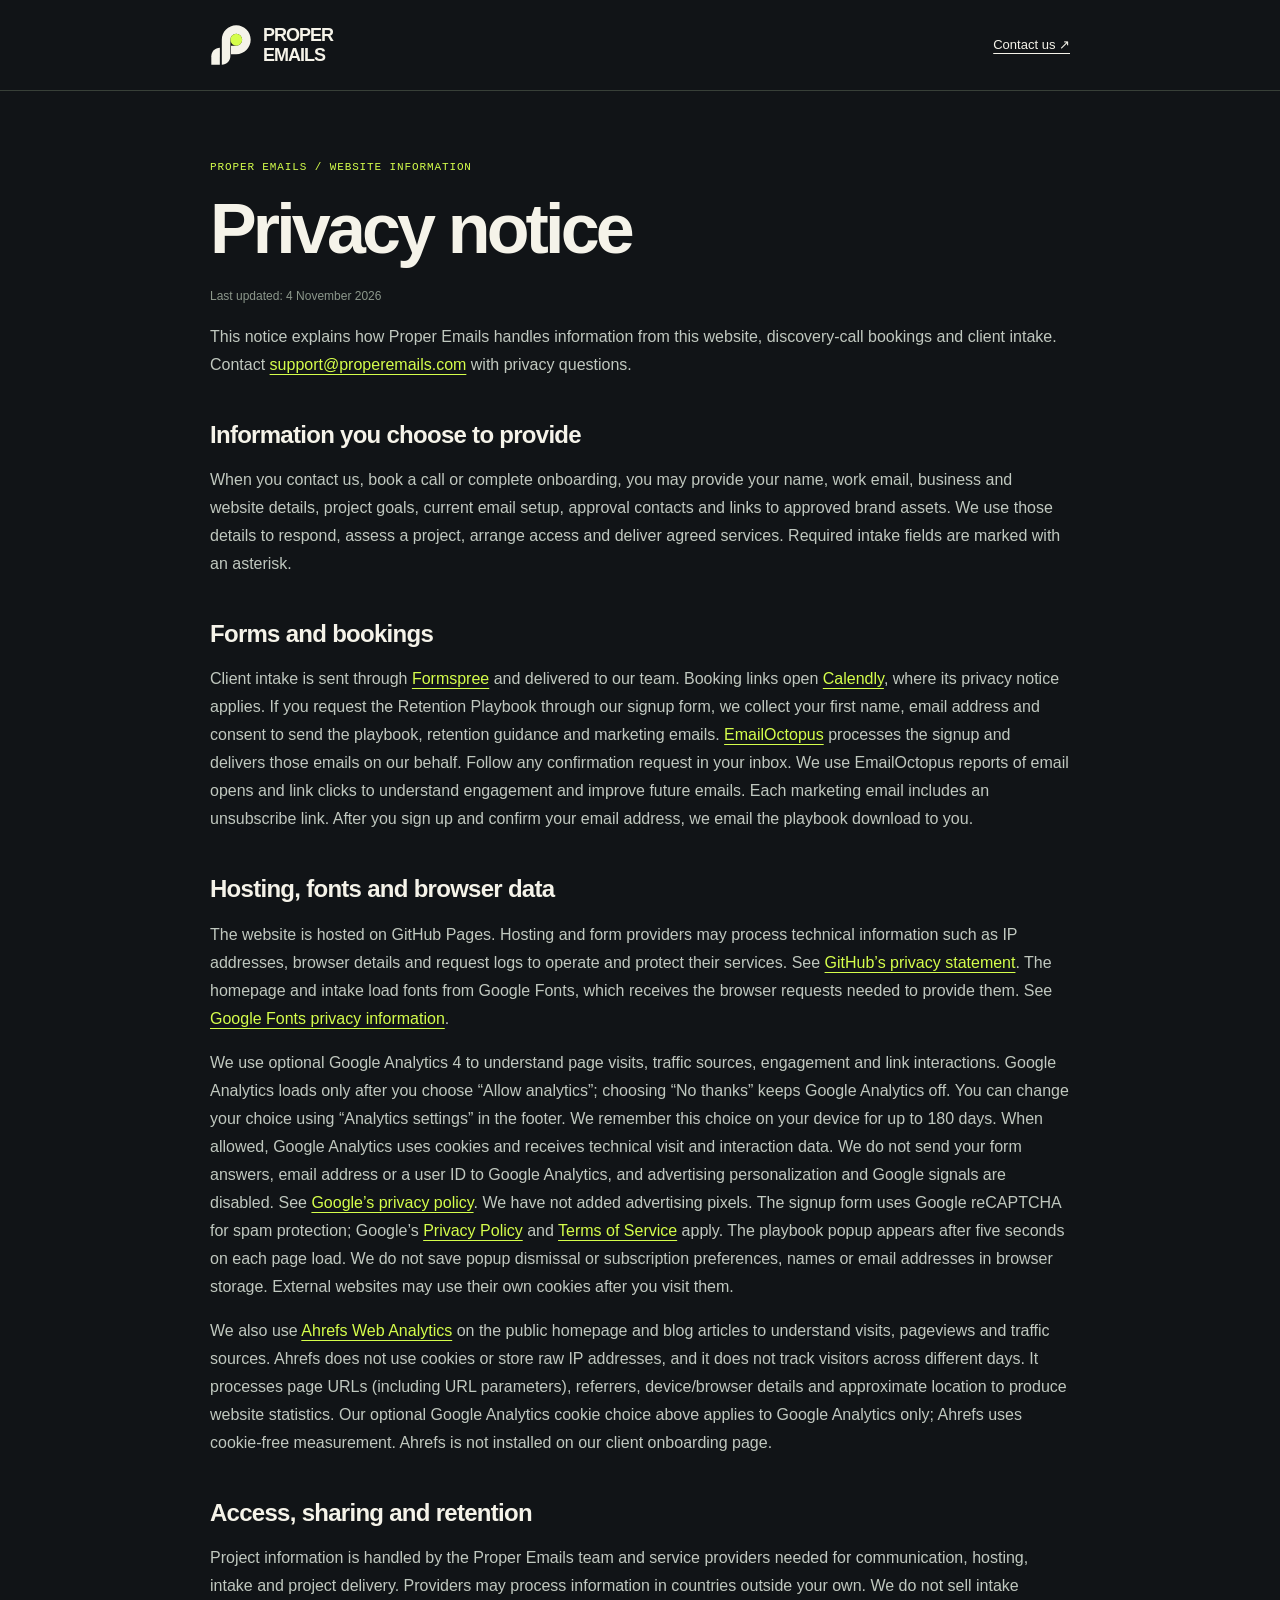
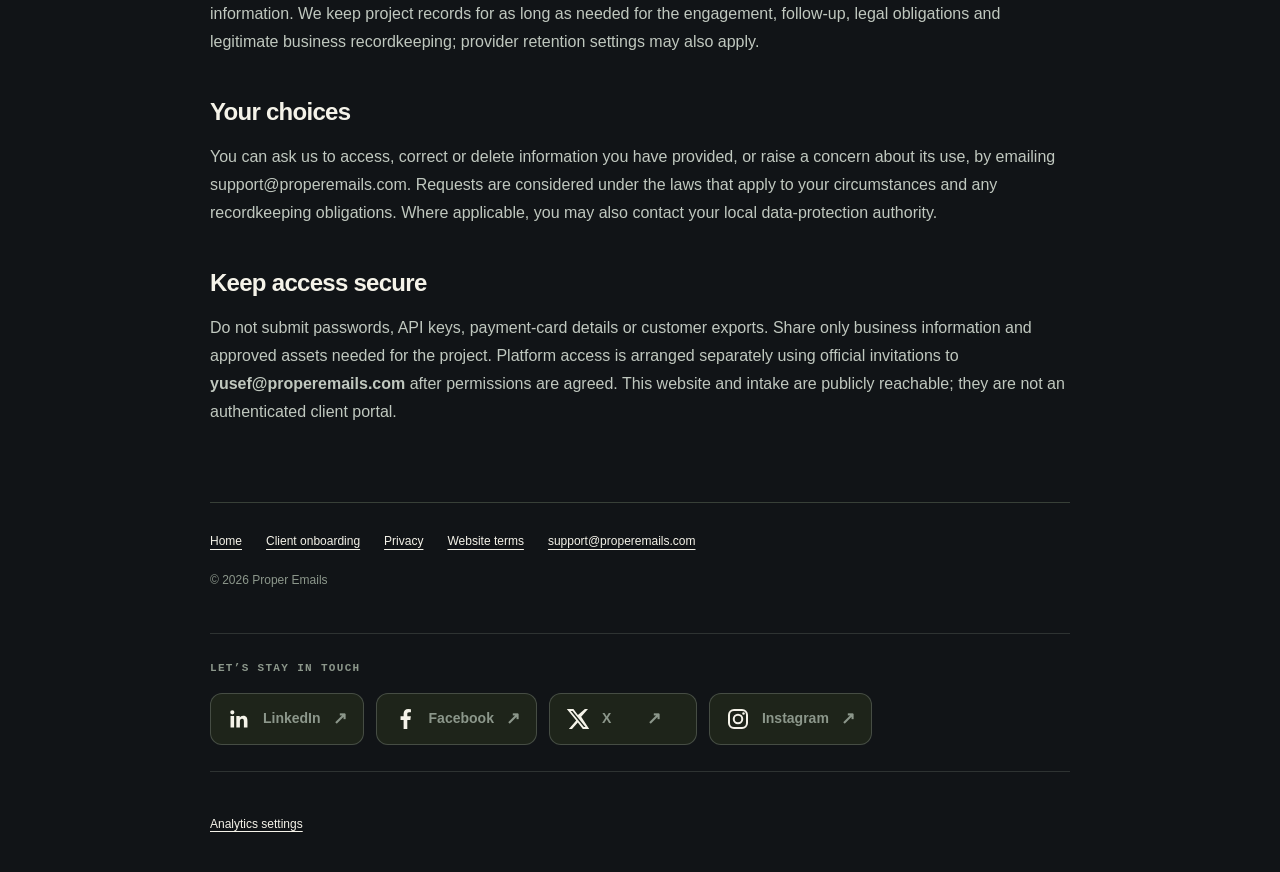
<file: privacy/index.html>
<!doctype html><html lang="en"><head><meta charset="utf-8"><meta name="viewport" content="width=device-width,initial-scale=1"><meta name="referrer" content="strict-origin-when-cross-origin"><meta http-equiv="Content-Security-Policy" content="default-src 'self'; base-uri 'self'; object-src 'none'; script-src 'self' 'unsafe-inline' https://www.googletagmanager.com; style-src 'self' 'unsafe-inline' https://fonts.googleapis.com; font-src 'self' https://fonts.gstatic.com; img-src 'self' data: https://www.googletagmanager.com https://*.google-analytics.com; connect-src 'self' https://formspree.io https://www.googletagmanager.com https://*.google-analytics.com https://www.google.com; form-action https://formspree.io; upgrade-insecure-requests"><meta name="theme-color" content="#111417"><title>Privacy notice — Proper Emails</title><meta name="description" content="How Proper Emails handles website, booking and client intake information."><link rel="canonical" href="https://properemails.com/privacy/"><link rel="apple-touch-icon" href="../assets/brand/apple-touch-icon.png"><link rel="stylesheet" href="../assets/brand.css"><link rel="stylesheet" href="../assets/site.css"><link rel="icon" type="image/png" sizes="1024x1024" href="/assets/brand/favicon-1024.png"><link rel="stylesheet" href="/assets/integrations.css?v=social-icons-1"><script defer src="/assets/analytics.js"></script></head><body class="pe-legal"><a class="skip-link" href="#content">Skip to content</a><header class="pe-legal-header"><div class="pe-legal-wrap"><a class="logo pe-brand" href="../" aria-label="Proper Emails homepage"><img class="pe-brand__mark" src="../assets/brand/mark-light.svg" width="42" height="42" alt=""><span class="pe-brand__name"><span>PROPER</span><span>EMAILS</span></span></a><a class="pe-legal-contact" href="mailto:support@properemails.com">Contact us ↗</a></div></header><main id="content" class="pe-legal-wrap" tabindex="-1"><div class="pe-legal-kicker">PROPER EMAILS / WEBSITE INFORMATION</div><h1>Privacy notice</h1><p class="pe-legal-date">Last updated: 4 November 2026</p><p>This notice explains how Proper Emails handles information from this website, discovery-call bookings and client intake. Contact <a href="mailto:support@properemails.com">support@properemails.com</a> with privacy questions.</p>
<h2>Information you choose to provide</h2><p>When you contact us, book a call or complete onboarding, you may provide your name, work email, business and website details, project goals, current email setup, approval contacts and links to approved brand assets. We use those details to respond, assess a project, arrange access and deliver agreed services. Required intake fields are marked with an asterisk.</p>
<h2>Forms and bookings</h2><p>Client intake is sent through <a href="https://formspree.io/legal/privacy-policy/" target="_blank" rel="noopener noreferrer">Formspree</a> and delivered to our team. Booking links open <a href="https://calendly.com/legal/privacy-notice" target="_blank" rel="noopener noreferrer">Calendly</a>, where its privacy notice applies. If you request the Retention Playbook through our signup form, we collect your first name, email address and consent to send the playbook, retention guidance and marketing emails. <a href="https://emailoctopus.com/legal/privacy" target="_blank" rel="noopener noreferrer">EmailOctopus</a> processes the signup and delivers those emails on our behalf. Follow any confirmation request in your inbox. We use EmailOctopus reports of email opens and link clicks to understand engagement and improve future emails. Each marketing email includes an unsubscribe link. After you sign up and confirm your email address, we email the playbook download to you.</p>
<h2>Hosting, fonts and browser data</h2><p>The website is hosted on GitHub Pages. Hosting and form providers may process technical information such as IP addresses, browser details and request logs to operate and protect their services. See <a href="https://docs.github.com/en/site-policy/privacy-policies/github-general-privacy-statement" target="_blank" rel="noopener noreferrer">GitHub’s privacy statement</a>. The homepage and intake load fonts from Google Fonts, which receives the browser requests needed to provide them. See <a href="https://developers.google.com/fonts/faq/privacy" target="_blank" rel="noopener noreferrer">Google Fonts privacy information</a>.</p><p>We use optional Google Analytics 4 to understand page visits, traffic sources, engagement and link interactions. Google Analytics loads only after you choose “Allow analytics”; choosing “No thanks” keeps Google Analytics off. You can change your choice using “Analytics settings” in the footer. We remember this choice on your device for up to 180 days. When allowed, Google Analytics uses cookies and receives technical visit and interaction data. We do not send your form answers, email address or a user ID to Google Analytics, and advertising personalization and Google signals are disabled. See <a href="https://policies.google.com/privacy" target="_blank" rel="noopener noreferrer">Google’s privacy policy</a>. We have not added advertising pixels. The signup form uses Google reCAPTCHA for spam protection; Google’s <a href="https://policies.google.com/privacy" target="_blank" rel="noopener noreferrer">Privacy Policy</a> and <a href="https://policies.google.com/terms" target="_blank" rel="noopener noreferrer">Terms of Service</a> apply. The playbook popup appears after five seconds on each page load. We do not save popup dismissal or subscription preferences, names or email addresses in browser storage. External websites may use their own cookies after you visit them.</p><p>We also use <a href="https://help.ahrefs.com/en/articles/10247870-about-ahrefs-web-analytics" target="_blank" rel="noopener noreferrer">Ahrefs Web Analytics</a> on the public homepage and blog articles to understand visits, pageviews and traffic sources. Ahrefs does not use cookies or store raw IP addresses, and it does not track visitors across different days. It processes page URLs (including URL parameters), referrers, device/browser details and approximate location to produce website statistics. Our optional Google Analytics cookie choice above applies to Google Analytics only; Ahrefs uses cookie-free measurement. Ahrefs is not installed on our client onboarding page.</p>
<h2>Access, sharing and retention</h2><p>Project information is handled by the Proper Emails team and service providers needed for communication, hosting, intake and project delivery. Providers may process information in countries outside your own. We do not sell intake information. We keep project records for as long as needed for the engagement, follow-up, legal obligations and legitimate business recordkeeping; provider retention settings may also apply.</p>
<h2>Your choices</h2><p>You can ask us to access, correct or delete information you have provided, or raise a concern about its use, by emailing support@properemails.com. Requests are considered under the laws that apply to your circumstances and any recordkeeping obligations. Where applicable, you may also contact your local data-protection authority.</p>
<h2>Keep access secure</h2><p>Do not submit passwords, API keys, payment-card details or customer exports. Share only business information and approved assets needed for the project. Platform access is arranged separately using official invitations to <strong>yusef@properemails.com</strong> after permissions are agreed. This website and intake are publicly reachable; they are not an authenticated client portal.</p></main><footer class="pe-legal-footer pe-legal-wrap"><a href="../">Home</a><a href="../onboarding/">Client onboarding</a><a href="../privacy/">Privacy</a><a href="../terms/">Website terms</a><a href="mailto:support@properemails.com">support@properemails.com</a><span>© 2026 Proper Emails</span><nav class="pe-socials" aria-label="Proper Emails social profiles"><span class="pe-socials-label">LET’S STAY IN TOUCH</span><div class="pe-socials-links"><a class="pe-social-link" href="https://www.linkedin.com/in/proper-emails/" target="_blank" rel="noopener noreferrer" aria-label="Proper Emails on LinkedIn (opens in a new tab)"><svg viewBox="0 0 24 24" width="24" height="24" aria-hidden="true" focusable="false"><path d="M20.45 20.45h-3.56v-5.57c0-1.33-.03-3.04-1.85-3.04-1.86 0-2.14 1.45-2.14 2.94v5.67H9.34V9h3.42v1.56h.05c.48-.9 1.64-1.85 3.37-1.85 3.6 0 4.27 2.37 4.27 5.46v6.28ZM5.32 7.43a2.07 2.07 0 1 1 0-4.14 2.07 2.07 0 0 1 0 4.14ZM7.1 20.45H3.54V9H7.1v11.45Z"/></svg><span>LinkedIn</span><span class="pe-social-arrow" aria-hidden="true">↗</span></a><a class="pe-social-link" href="https://www.facebook.com/profile.php?id=61595363733910" target="_blank" rel="noopener noreferrer" aria-label="Proper Emails on Facebook (opens in a new tab)"><svg viewBox="0 0 24 24" width="24" height="24" aria-hidden="true" focusable="false"><path d="M14.3 22v-9.12h3.06l.46-3.56H14.3V7.05c0-1.03.28-1.73 1.76-1.73h1.88V2.14A25.1 25.1 0 0 0 15.2 2c-2.72 0-4.59 1.66-4.59 4.7v2.62H7.54v3.56h3.07V22h3.69Z"/></svg><span>Facebook</span><span class="pe-social-arrow" aria-hidden="true">↗</span></a><a class="pe-social-link" href="https://x.com/properemails" target="_blank" rel="noopener noreferrer" aria-label="Proper Emails on X (opens in a new tab)"><svg viewBox="0 0 24 24" width="24" height="24" aria-hidden="true" focusable="false"><path d="M18.9 2H22l-6.8 7.8L23.2 22h-6.4l-5-6.6L6 22H2.9l7.3-8.4L.8 2h6.6l4.5 6L18.9 2Zm-1.1 18h1.7L6.5 3.9H4.7L17.8 20Z"/></svg><span>X</span><span class="pe-social-arrow" aria-hidden="true">↗</span></a><a class="pe-social-link" href="https://www.instagram.com/properemails/" target="_blank" rel="noopener noreferrer" aria-label="Proper Emails on Instagram (opens in a new tab)"><svg viewBox="0 0 24 24" width="24" height="24" aria-hidden="true" focusable="false"><rect x="3" y="3" width="18" height="18" rx="5" fill="none" stroke="currentColor" stroke-width="2"/><circle cx="12" cy="12" r="4.25" fill="none" stroke="currentColor" stroke-width="2"/><circle cx="17.5" cy="6.5" r="1.25"/></svg><span>Instagram</span><span class="pe-social-arrow" aria-hidden="true">↗</span></a></div></nav><button class="pe-analytics-settings" type="button" data-pe-analytics-settings>Analytics settings</button></footer></body></html>
</file>
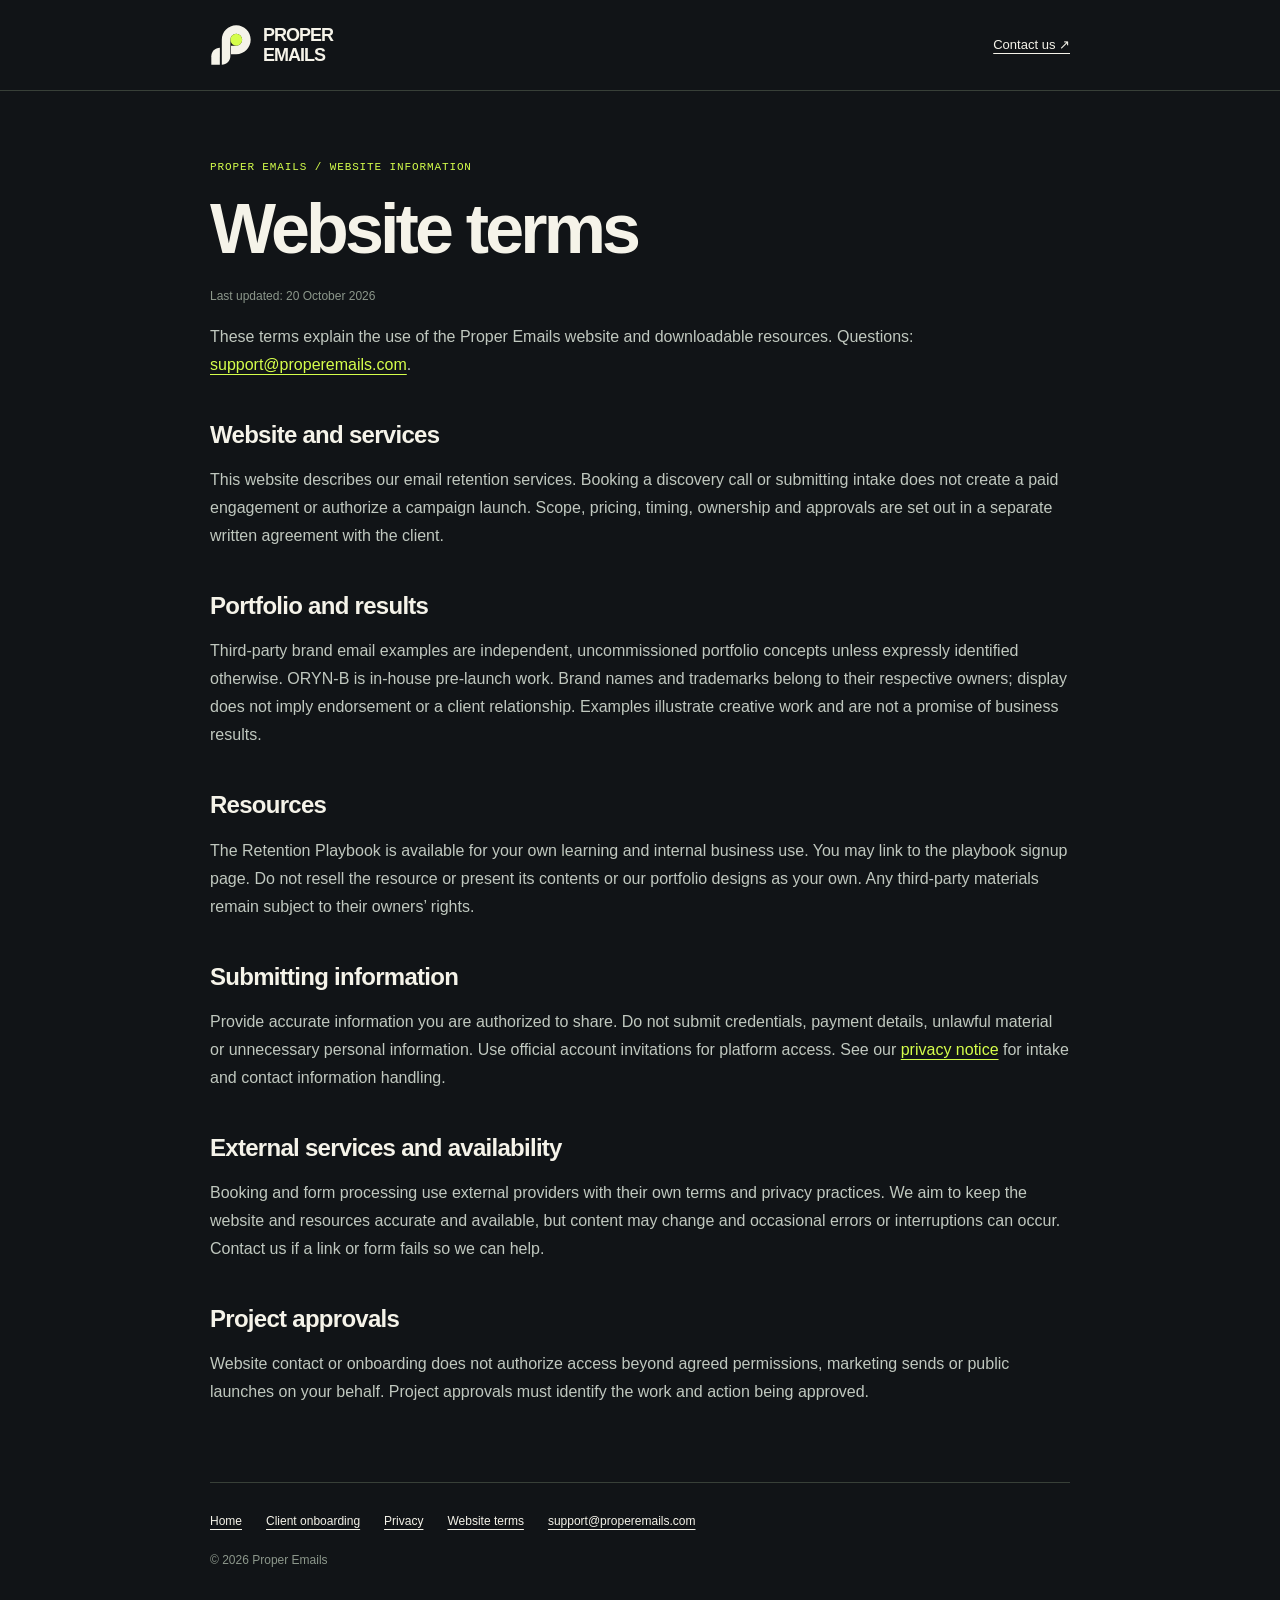
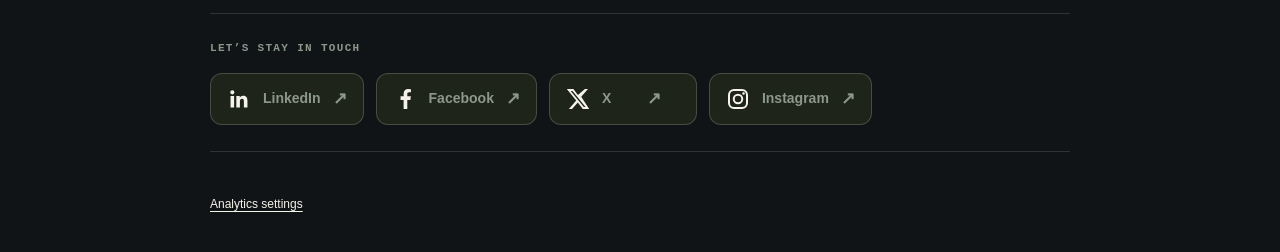
<file: terms/index.html>
<!doctype html><html lang="en"><head><meta charset="utf-8"><meta name="viewport" content="width=device-width,initial-scale=1"><meta name="referrer" content="strict-origin-when-cross-origin"><meta http-equiv="Content-Security-Policy" content="default-src 'self'; base-uri 'self'; object-src 'none'; script-src 'self' 'unsafe-inline' https://www.googletagmanager.com; style-src 'self' 'unsafe-inline' https://fonts.googleapis.com; font-src 'self' https://fonts.gstatic.com; img-src 'self' data: https://www.googletagmanager.com https://*.google-analytics.com; connect-src 'self' https://formspree.io https://www.googletagmanager.com https://*.google-analytics.com https://www.google.com; form-action https://formspree.io; upgrade-insecure-requests"><meta name="theme-color" content="#111417"><title>Website terms — Proper Emails</title><meta name="description" content="Terms for using the Proper Emails website, portfolio and Retention Playbook."><link rel="canonical" href="https://properemails.com/terms/"><link rel="apple-touch-icon" href="../assets/brand/apple-touch-icon.png"><link rel="stylesheet" href="../assets/brand.css"><link rel="stylesheet" href="../assets/site.css"><link rel="icon" type="image/png" sizes="1024x1024" href="/assets/brand/favicon-1024.png"><link rel="stylesheet" href="/assets/integrations.css?v=social-icons-1"><script defer src="/assets/analytics.js"></script></head><body class="pe-legal"><a class="skip-link" href="#content">Skip to content</a><header class="pe-legal-header"><div class="pe-legal-wrap"><a class="logo pe-brand" href="../" aria-label="Proper Emails homepage"><img class="pe-brand__mark" src="../assets/brand/mark-light.svg" width="42" height="42" alt=""><span class="pe-brand__name"><span>PROPER</span><span>EMAILS</span></span></a><a class="pe-legal-contact" href="mailto:support@properemails.com">Contact us ↗</a></div></header><main id="content" class="pe-legal-wrap" tabindex="-1"><div class="pe-legal-kicker">PROPER EMAILS / WEBSITE INFORMATION</div><h1>Website terms</h1><p class="pe-legal-date">Last updated: 20 October 2026</p><p>These terms explain the use of the Proper Emails website and downloadable resources. Questions: <a href="mailto:support@properemails.com">support@properemails.com</a>.</p><h2>Website and services</h2><p>This website describes our email retention services. Booking a discovery call or submitting intake does not create a paid engagement or authorize a campaign launch. Scope, pricing, timing, ownership and approvals are set out in a separate written agreement with the client.</p><h2>Portfolio and results</h2><p>Third-party brand email examples are independent, uncommissioned portfolio concepts unless expressly identified otherwise. ORYN-B is in-house pre-launch work. Brand names and trademarks belong to their respective owners; display does not imply endorsement or a client relationship. Examples illustrate creative work and are not a promise of business results.</p><h2>Resources</h2><p>The Retention Playbook is available for your own learning and internal business use. You may link to the playbook signup page. Do not resell the resource or present its contents or our portfolio designs as your own. Any third-party materials remain subject to their owners’ rights.</p><h2>Submitting information</h2><p>Provide accurate information you are authorized to share. Do not submit credentials, payment details, unlawful material or unnecessary personal information. Use official account invitations for platform access. See our <a href="../privacy/">privacy notice</a> for intake and contact information handling.</p><h2>External services and availability</h2><p>Booking and form processing use external providers with their own terms and privacy practices. We aim to keep the website and resources accurate and available, but content may change and occasional errors or interruptions can occur. Contact us if a link or form fails so we can help.</p><h2>Project approvals</h2><p>Website contact or onboarding does not authorize access beyond agreed permissions, marketing sends or public launches on your behalf. Project approvals must identify the work and action being approved.</p></main><footer class="pe-legal-footer pe-legal-wrap"><a href="../">Home</a><a href="../onboarding/">Client onboarding</a><a href="../privacy/">Privacy</a><a href="../terms/">Website terms</a><a href="mailto:support@properemails.com">support@properemails.com</a><span>© 2026 Proper Emails</span><nav class="pe-socials" aria-label="Proper Emails social profiles"><span class="pe-socials-label">LET’S STAY IN TOUCH</span><div class="pe-socials-links"><a class="pe-social-link" href="https://www.linkedin.com/in/proper-emails/" target="_blank" rel="noopener noreferrer" aria-label="Proper Emails on LinkedIn (opens in a new tab)"><svg viewBox="0 0 24 24" width="24" height="24" aria-hidden="true" focusable="false"><path d="M20.45 20.45h-3.56v-5.57c0-1.33-.03-3.04-1.85-3.04-1.86 0-2.14 1.45-2.14 2.94v5.67H9.34V9h3.42v1.56h.05c.48-.9 1.64-1.85 3.37-1.85 3.6 0 4.27 2.37 4.27 5.46v6.28ZM5.32 7.43a2.07 2.07 0 1 1 0-4.14 2.07 2.07 0 0 1 0 4.14ZM7.1 20.45H3.54V9H7.1v11.45Z"/></svg><span>LinkedIn</span><span class="pe-social-arrow" aria-hidden="true">↗</span></a><a class="pe-social-link" href="https://www.facebook.com/profile.php?id=61595363733910" target="_blank" rel="noopener noreferrer" aria-label="Proper Emails on Facebook (opens in a new tab)"><svg viewBox="0 0 24 24" width="24" height="24" aria-hidden="true" focusable="false"><path d="M14.3 22v-9.12h3.06l.46-3.56H14.3V7.05c0-1.03.28-1.73 1.76-1.73h1.88V2.14A25.1 25.1 0 0 0 15.2 2c-2.72 0-4.59 1.66-4.59 4.7v2.62H7.54v3.56h3.07V22h3.69Z"/></svg><span>Facebook</span><span class="pe-social-arrow" aria-hidden="true">↗</span></a><a class="pe-social-link" href="https://x.com/properemails" target="_blank" rel="noopener noreferrer" aria-label="Proper Emails on X (opens in a new tab)"><svg viewBox="0 0 24 24" width="24" height="24" aria-hidden="true" focusable="false"><path d="M18.9 2H22l-6.8 7.8L23.2 22h-6.4l-5-6.6L6 22H2.9l7.3-8.4L.8 2h6.6l4.5 6L18.9 2Zm-1.1 18h1.7L6.5 3.9H4.7L17.8 20Z"/></svg><span>X</span><span class="pe-social-arrow" aria-hidden="true">↗</span></a><a class="pe-social-link" href="https://www.instagram.com/properemails/" target="_blank" rel="noopener noreferrer" aria-label="Proper Emails on Instagram (opens in a new tab)"><svg viewBox="0 0 24 24" width="24" height="24" aria-hidden="true" focusable="false"><rect x="3" y="3" width="18" height="18" rx="5" fill="none" stroke="currentColor" stroke-width="2"/><circle cx="12" cy="12" r="4.25" fill="none" stroke="currentColor" stroke-width="2"/><circle cx="17.5" cy="6.5" r="1.25"/></svg><span>Instagram</span><span class="pe-social-arrow" aria-hidden="true">↗</span></a></div></nav><button class="pe-analytics-settings" type="button" data-pe-analytics-settings>Analytics settings</button></footer></body></html>
</file>
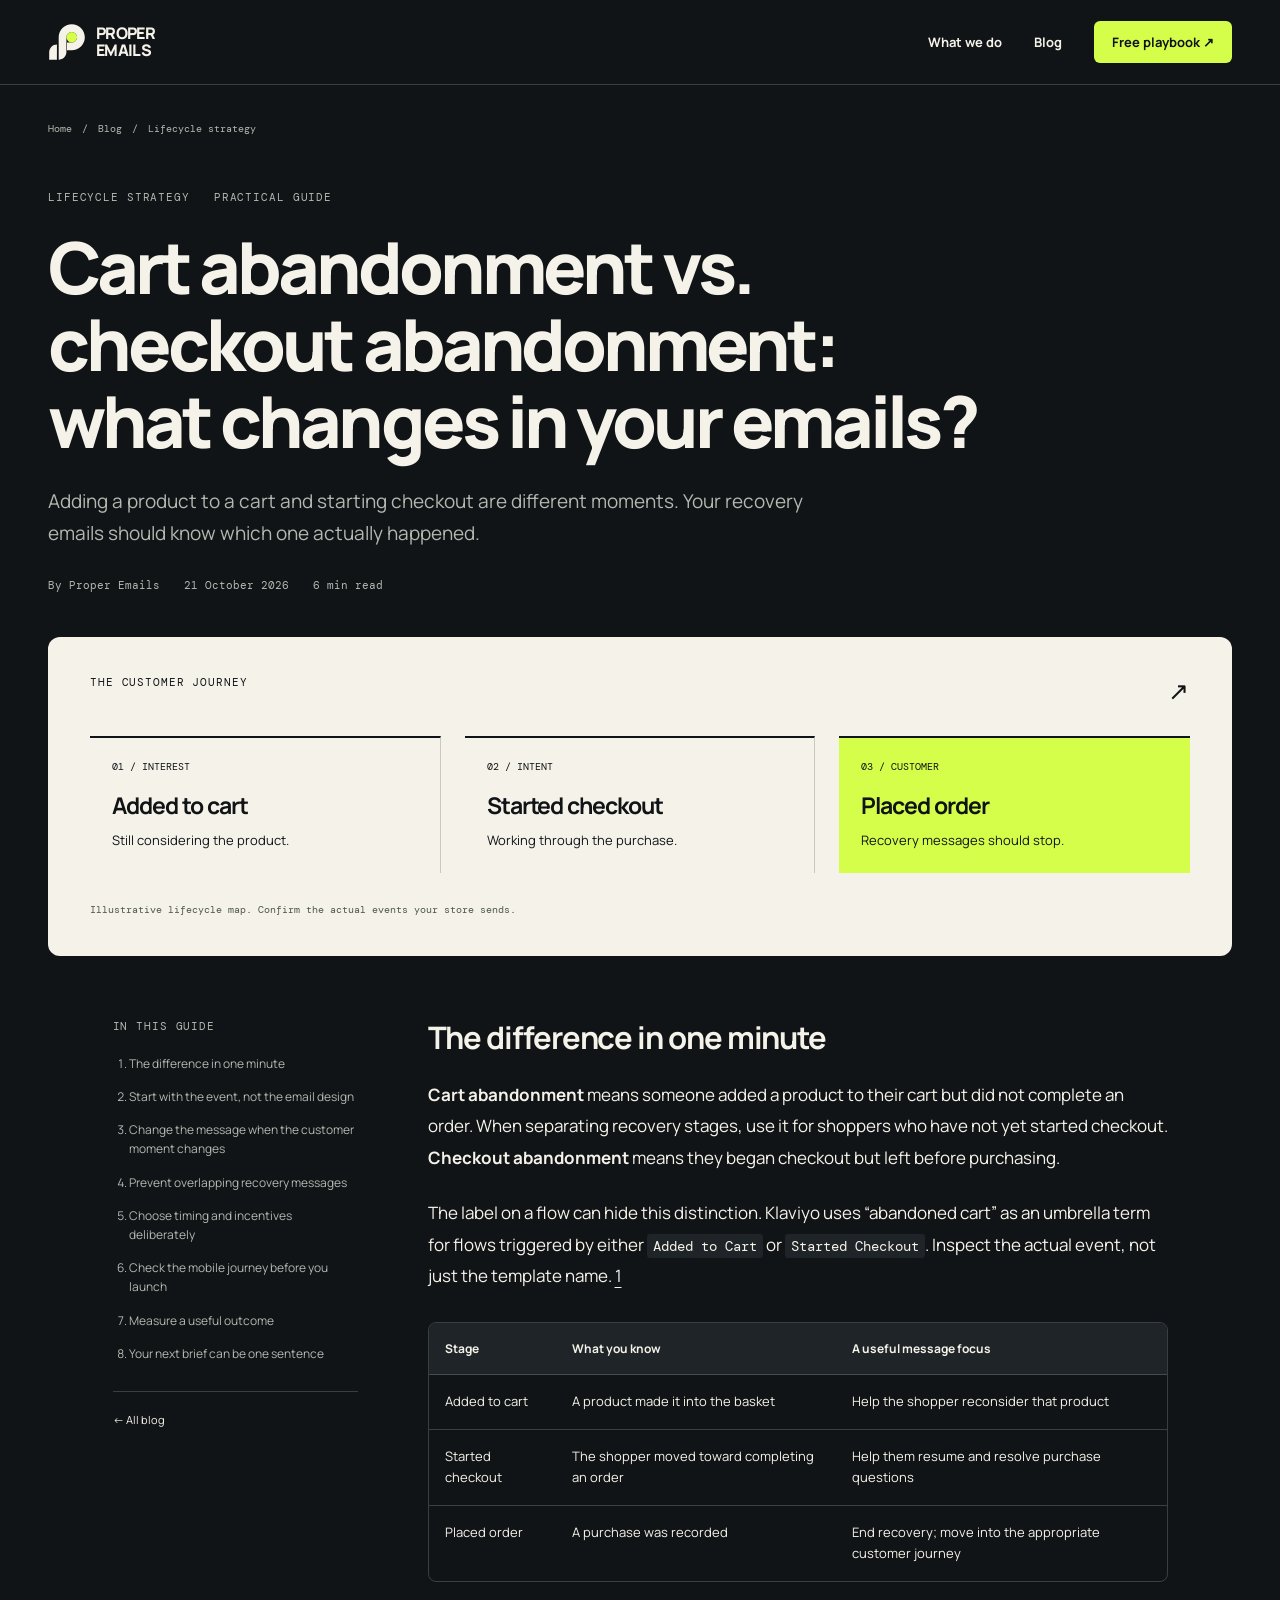
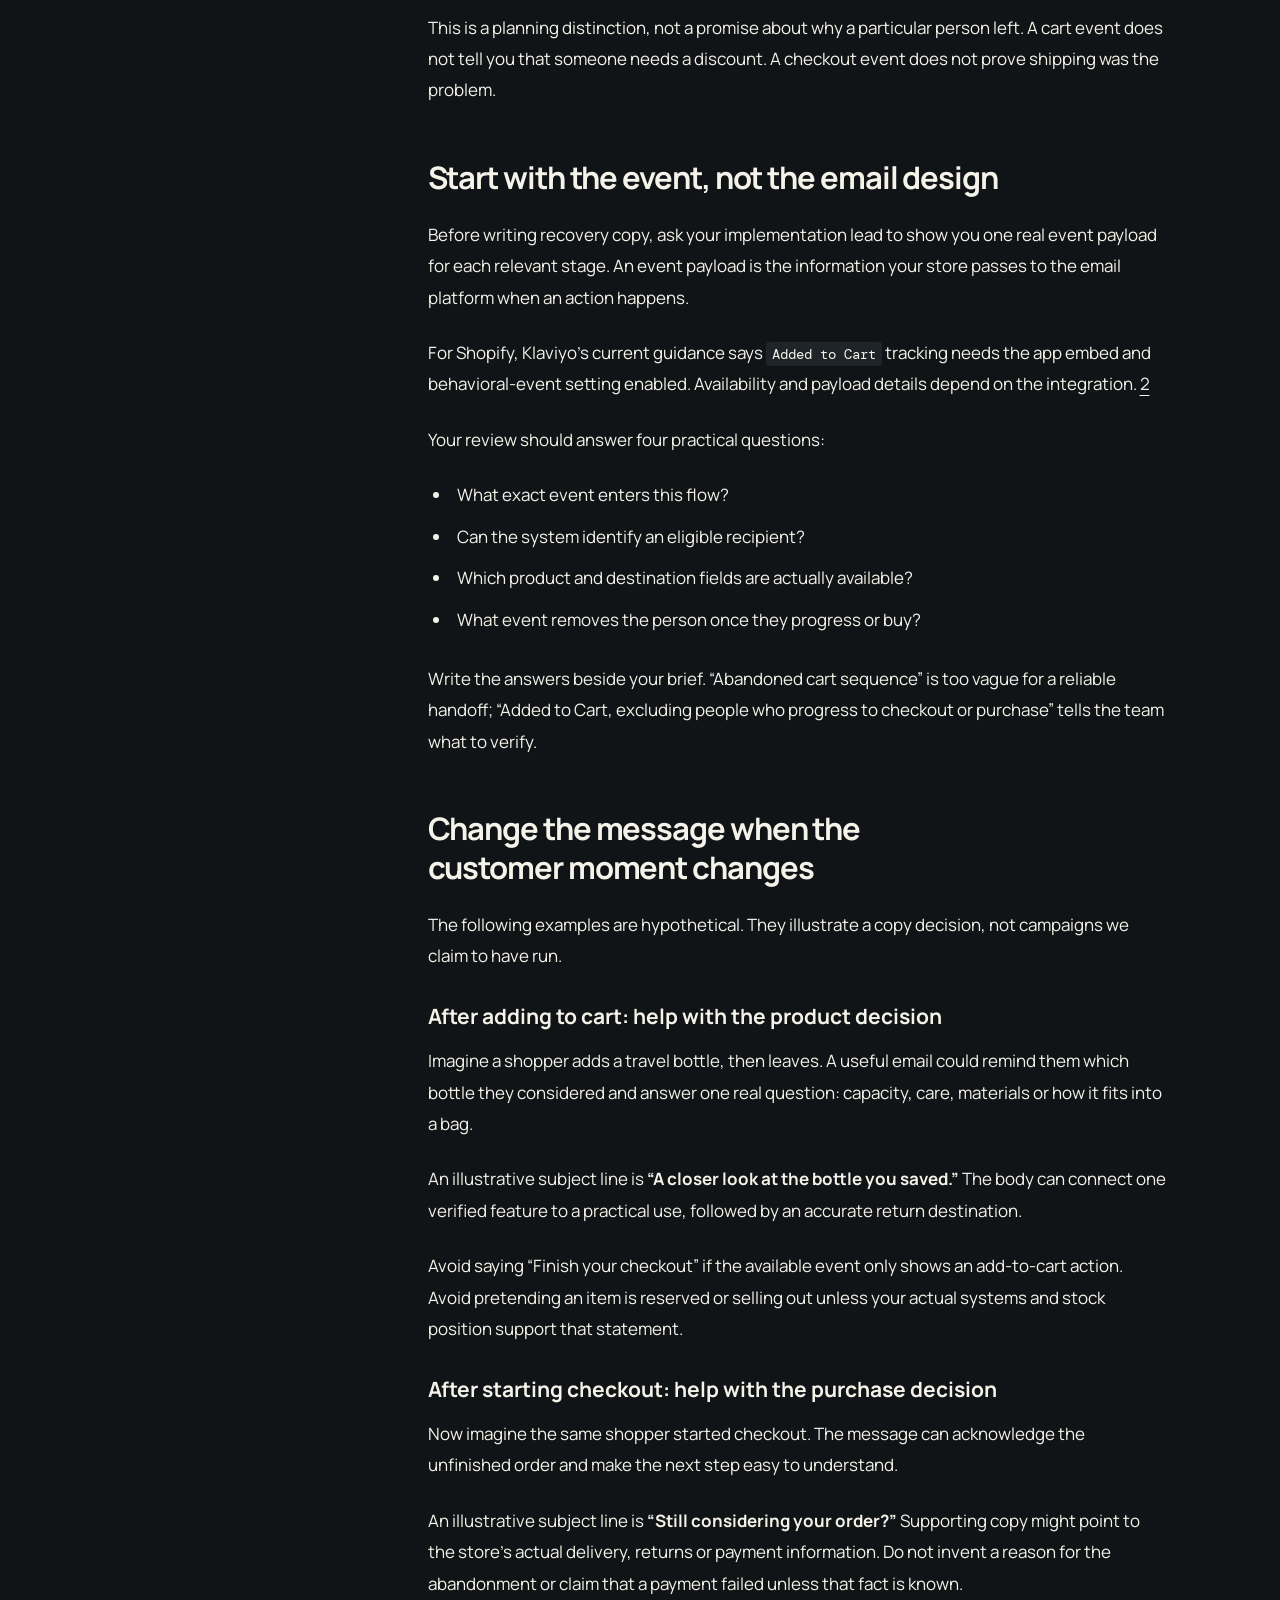
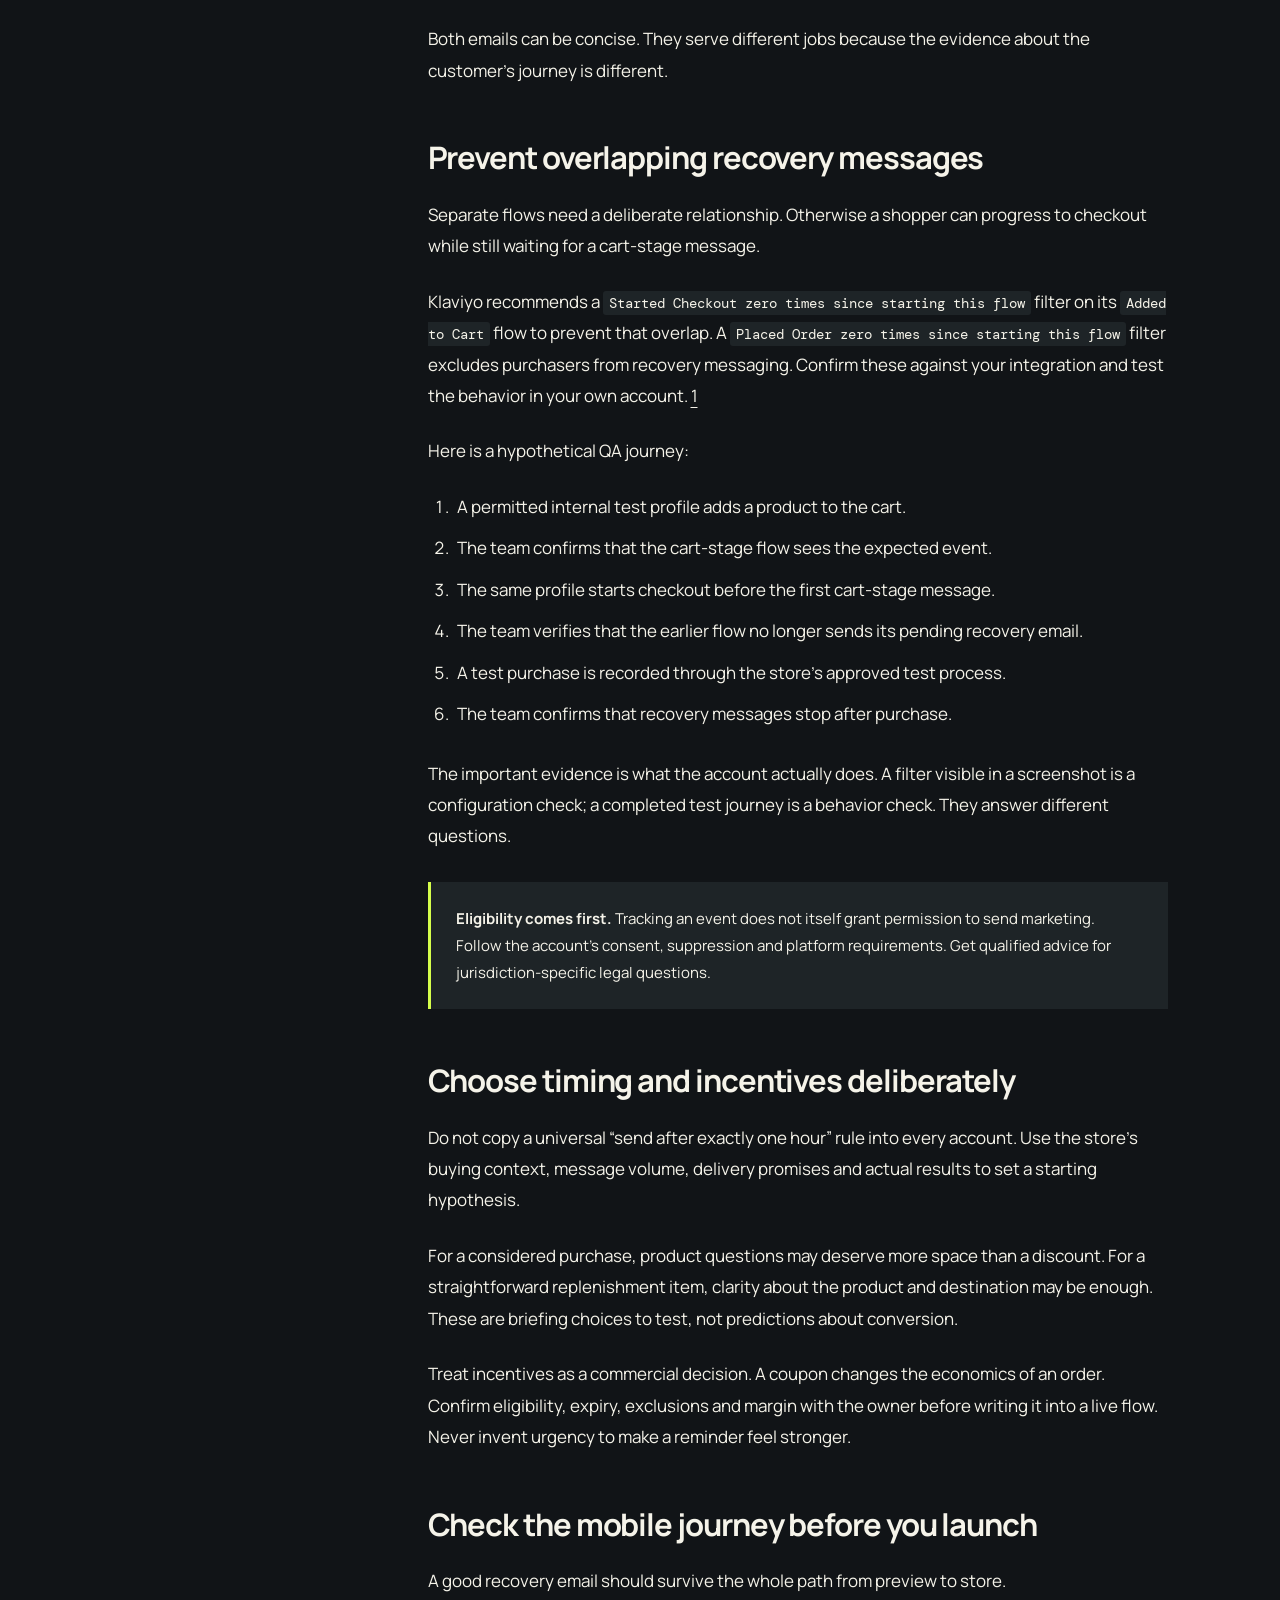
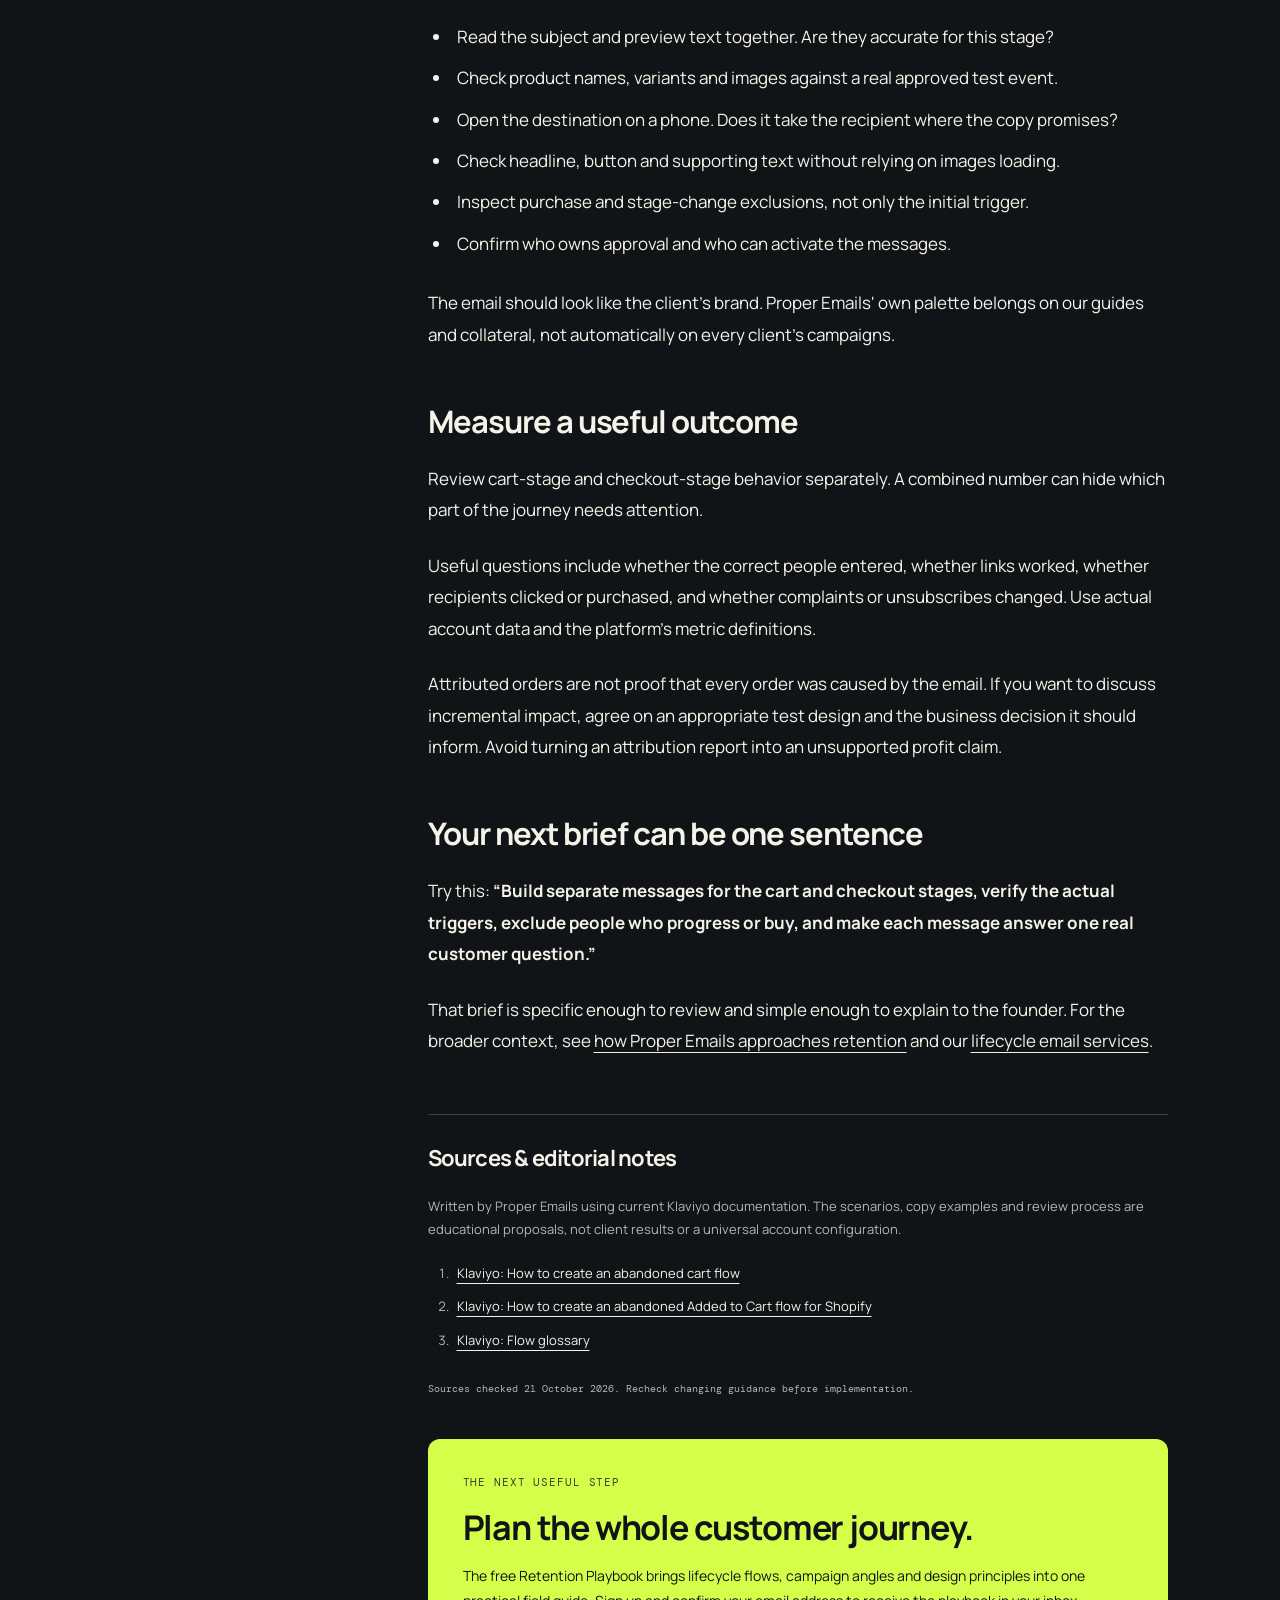
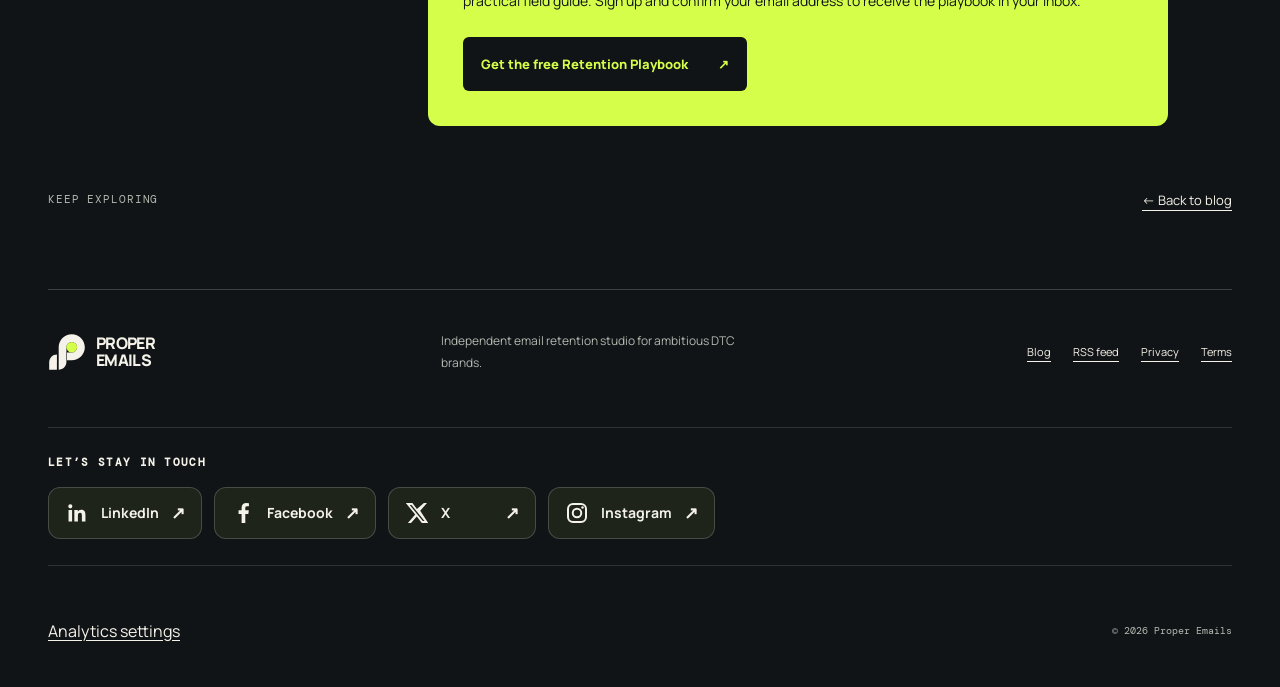
<file: blog/posts/cart-abandonment-vs-checkout-abandonment/index.html>
<!doctype html>
<html lang="en" data-theme="proper"><head><meta charset="utf-8"><meta name="viewport" content="width=device-width,initial-scale=1"><meta name="theme-color" content="#111417"><title>Cart vs. Checkout Abandonment: Email Strategy | Proper Emails</title><meta name="description" content="Learn the difference between cart and checkout abandonment, choose the right email trigger, and prevent overlapping Klaviyo recovery messages."><meta name="robots" content="index,follow"><link rel="canonical" href="https://properemails.com/blog/posts/cart-abandonment-vs-checkout-abandonment/"><link rel="icon" href="/assets/brand/favicon-1024.png" type="image/png" sizes="1024x1024"><link rel="stylesheet" href="/assets/integrations.css?v=social-icons-1"><script defer src="/assets/analytics.js"></script><script src="https://analytics.ahrefs.com/analytics.js" data-key="YZnZ1PcaZa8CDakNyFjhRw" async></script><link rel="alternate" type="application/rss+xml" title="Proper Emails Blog" href="/blog/feed.xml"><meta property="og:type" content="article"><meta property="og:site_name" content="Proper Emails"><meta property="og:title" content="Cart vs. Checkout Abandonment: Email Strategy | Proper Emails"><meta property="og:description" content="Learn the difference between cart and checkout abandonment, choose the right email trigger, and prevent overlapping Klaviyo recovery messages."><meta property="og:url" content="https://properemails.com/blog/posts/cart-abandonment-vs-checkout-abandonment/"><meta property="og:image" content="https://properemails.com/assets/blog/cart-checkout.png"><meta property="og:image:alt" content="An illustrative customer journey from adding a product to cart, to starting checkout, to placing an order"><meta name="twitter:card" content="summary_large_image"><link rel="preconnect" href="https://fonts.googleapis.com"><link rel="preconnect" href="https://fonts.gstatic.com" crossorigin><link href="https://fonts.googleapis.com/css2?family=DM+Mono:wght@400;500&family=Manrope:wght@400;500;600;700;800&display=swap" rel="stylesheet"><link rel="stylesheet" href="/assets/blog.css"><script type="application/ld+json">{"@context":"https://schema.org","@type":"BlogPosting","headline":"Cart abandonment vs. checkout abandonment: what changes in your emails?","description":"Learn the difference between cart and checkout abandonment, choose the right email trigger, and prevent overlapping Klaviyo recovery messages.","datePublished":"2026-10-21","author":{"@type":"Organization","name":"Proper Emails","url":"https://properemails.com/"},"publisher":{"@type":"Organization","@id":"https://properemails.com/#organization","name":"Proper Emails","url":"https://properemails.com/","logo":{"@type":"ImageObject","url":"https://properemails.com/assets/brand/favicon-1024.png","width":1024,"height":1024},"sameAs":["https://www.linkedin.com/in/proper-emails/","https://www.facebook.com/profile.php?id=61595363733910","https://x.com/properemails","https://www.instagram.com/properemails/"]},"image":["https://properemails.com/assets/blog/cart-checkout.png"],"mainEntityOfPage":"https://properemails.com/blog/posts/cart-abandonment-vs-checkout-abandonment/","inLanguage":"en","articleSection":"Lifecycle strategy"}</script></head><body><a class="skip" href="#main">Skip to content</a><header class="masthead"><div class="shell masthead-inner"><a class="brand" aria-label="Proper Emails homepage" href="/"><img src="/assets/brand/mark-light.svg" width="38" height="38" alt=""><span class="wordmark"><span>PROPER</span><span>EMAILS</span></span></a><nav aria-label="Main navigation"><a href="/#services">What we do</a><a href="/blog/" aria-current="location">Blog</a><a class="nav-cta" href="/#playbook">Free playbook <span aria-hidden="true">↗︎</span></a></nav></div></header><main id="main"><div class="shell"><nav class="breadcrumbs" aria-label="Breadcrumb"><a href="/">Home</a><span aria-hidden="true">/</span><a href="/blog/">Blog</a><span aria-hidden="true">/</span><span>Lifecycle strategy</span></nav><header class="article-header"><div class="eyebrow">Lifecycle strategy <span>PRACTICAL GUIDE</span></div><h1>Cart abandonment vs. checkout abandonment: what changes in your emails?</h1><p class="deck">Adding a product to a cart and starting checkout are different moments. Your recovery emails should know which one actually happened.</p><div class="byline"><span>By Proper Emails</span><time datetime="2026-10-21">21 October 2026</time><span>6 min read</span></div></header><figure class="journey-figure"><div class="diagram-label">THE CUSTOMER JOURNEY <span aria-hidden="true">↗︎</span></div><ol class="journey"><li><span>01 / INTEREST</span><strong>Added to cart</strong><p>Still considering the product.</p></li><li><span>02 / INTENT</span><strong>Started checkout</strong><p>Working through the purchase.</p></li><li><span>03 / CUSTOMER</span><strong>Placed order</strong><p>Recovery messages should stop.</p></li></ol><figcaption>Illustrative lifecycle map. Confirm the actual events your store sends.</figcaption></figure><div class="reading-layout"><aside class="toc"><nav aria-label="On this page"><p class="eyebrow">IN THIS GUIDE</p><ol><li><a href="#the-difference-in-one-minute">The difference in one minute</a></li><li><a href="#start-with-the-event-not-the-email-design">Start with the event, not the email design</a></li><li><a href="#change-the-message-when-the-customer-moment-changes">Change the message when the customer moment changes</a></li><li><a href="#prevent-overlapping-recovery-messages">Prevent overlapping recovery messages</a></li><li><a href="#choose-timing-and-incentives-deliberately">Choose timing and incentives deliberately</a></li><li><a href="#check-the-mobile-journey-before-you-launch">Check the mobile journey before you launch</a></li><li><a href="#measure-a-useful-outcome">Measure a useful outcome</a></li><li><a href="#your-next-brief-can-be-one-sentence">Your next brief can be one sentence</a></li></ol><a class="toc-back" href="/blog/">← All blog</a></nav></aside><article class="prose"><h2 id="the-difference-in-one-minute">The difference in one minute</h2>
<p><strong>Cart abandonment</strong> means someone added a product to their cart but did not complete an order. When separating recovery stages, use it for shoppers who have not yet started checkout. <strong>Checkout abandonment</strong> means they began checkout but left before purchasing.</p>
<p>The label on a flow can hide this distinction. Klaviyo uses “abandoned cart” as an umbrella term for flows triggered by either <code>Added to Cart</code> or <code>Started Checkout</code>. Inspect the actual event, not just the template name. <a href="#source-1">1</a></p>
<div class="table-scroll" role="region" aria-label="Comparison table" tabindex="0"><table><thead><tr><th scope="col">Stage</th><th scope="col">What you know</th><th scope="col">A useful message focus</th></tr></thead><tbody><tr><td>Added to cart</td><td>A product made it into the basket</td><td>Help the shopper reconsider that product</td></tr><tr><td>Started checkout</td><td>The shopper moved toward completing an order</td><td>Help them resume and resolve purchase questions</td></tr><tr><td>Placed order</td><td>A purchase was recorded</td><td>End recovery; move into the appropriate customer journey</td></tr></tbody></table></div>
<p>This is a planning distinction, not a promise about why a particular person left. A cart event does not tell you that someone needs a discount. A checkout event does not prove shipping was the problem.</p>
<h2 id="start-with-the-event-not-the-email-design">Start with the event, not the email design</h2>
<p>Before writing recovery copy, ask your implementation lead to show you one real event payload for each relevant stage. An event payload is the information your store passes to the email platform when an action happens.</p>
<p>For Shopify, Klaviyo&#39;s current guidance says <code>Added to Cart</code> tracking needs the app embed and behavioral-event setting enabled. Availability and payload details depend on the integration. <a href="#source-2">2</a></p>
<p>Your review should answer four practical questions:</p>
<ul><li>What exact event enters this flow?</li><li>Can the system identify an eligible recipient?</li><li>Which product and destination fields are actually available?</li><li>What event removes the person once they progress or buy?</li></ul>
<p>Write the answers beside your brief. “Abandoned cart sequence” is too vague for a reliable handoff; “Added to Cart, excluding people who progress to checkout or purchase” tells the team what to verify.</p>
<h2 id="change-the-message-when-the-customer-moment-changes">Change the message when the customer moment changes</h2>
<p>The following examples are hypothetical. They illustrate a copy decision, not campaigns we claim to have run.</p>
<h3 id="after-adding-to-cart-help-with-the-product-decision">After adding to cart: help with the product decision</h3>
<p>Imagine a shopper adds a travel bottle, then leaves. A useful email could remind them which bottle they considered and answer one real question: capacity, care, materials or how it fits into a bag.</p>
<p>An illustrative subject line is <strong>“A closer look at the bottle you saved.”</strong> The body can connect one verified feature to a practical use, followed by an accurate return destination.</p>
<p>Avoid saying “Finish your checkout” if the available event only shows an add-to-cart action. Avoid pretending an item is reserved or selling out unless your actual systems and stock position support that statement.</p>
<h3 id="after-starting-checkout-help-with-the-purchase-decision">After starting checkout: help with the purchase decision</h3>
<p>Now imagine the same shopper started checkout. The message can acknowledge the unfinished order and make the next step easy to understand.</p>
<p>An illustrative subject line is <strong>“Still considering your order?”</strong> Supporting copy might point to the store&#39;s actual delivery, returns or payment information. Do not invent a reason for the abandonment or claim that a payment failed unless that fact is known.</p>
<p>Both emails can be concise. They serve different jobs because the evidence about the customer&#39;s journey is different.</p>
<h2 id="prevent-overlapping-recovery-messages">Prevent overlapping recovery messages</h2>
<p>Separate flows need a deliberate relationship. Otherwise a shopper can progress to checkout while still waiting for a cart-stage message.</p>
<p>Klaviyo recommends a <code>Started Checkout zero times since starting this flow</code> filter on its <code>Added to Cart</code> flow to prevent that overlap. A <code>Placed Order zero times since starting this flow</code> filter excludes purchasers from recovery messaging. Confirm these against your integration and test the behavior in your own account. <a href="#source-1">1</a></p>
<p>Here is a hypothetical QA journey:</p>
<ol><li>A permitted internal test profile adds a product to the cart.</li><li>The team confirms that the cart-stage flow sees the expected event.</li><li>The same profile starts checkout before the first cart-stage message.</li><li>The team verifies that the earlier flow no longer sends its pending recovery email.</li><li>A test purchase is recorded through the store&#39;s approved test process.</li><li>The team confirms that recovery messages stop after purchase.</li></ol>
<p>The important evidence is what the account actually does. A filter visible in a screenshot is a configuration check; a completed test journey is a behavior check. They answer different questions.</p>
<aside class="note"><p><strong>Eligibility comes first.</strong> Tracking an event does not itself grant permission to send marketing. Follow the account&#39;s consent, suppression and platform requirements. Get qualified advice for jurisdiction-specific legal questions.</p></aside>
<h2 id="choose-timing-and-incentives-deliberately">Choose timing and incentives deliberately</h2>
<p>Do not copy a universal “send after exactly one hour” rule into every account. Use the store&#39;s buying context, message volume, delivery promises and actual results to set a starting hypothesis.</p>
<p>For a considered purchase, product questions may deserve more space than a discount. For a straightforward replenishment item, clarity about the product and destination may be enough. These are briefing choices to test, not predictions about conversion.</p>
<p>Treat incentives as a commercial decision. A coupon changes the economics of an order. Confirm eligibility, expiry, exclusions and margin with the owner before writing it into a live flow. Never invent urgency to make a reminder feel stronger.</p>
<h2 id="check-the-mobile-journey-before-you-launch">Check the mobile journey before you launch</h2>
<p>A good recovery email should survive the whole path from preview to store.</p>
<ul><li>Read the subject and preview text together. Are they accurate for this stage?</li><li>Check product names, variants and images against a real approved test event.</li><li>Open the destination on a phone. Does it take the recipient where the copy promises?</li><li>Check headline, button and supporting text without relying on images loading.</li><li>Inspect purchase and stage-change exclusions, not only the initial trigger.</li><li>Confirm who owns approval and who can activate the messages.</li></ul>
<p>The email should look like the client&#39;s brand. Proper Emails&#39; own palette belongs on our guides and collateral, not automatically on every client&#39;s campaigns.</p>
<h2 id="measure-a-useful-outcome">Measure a useful outcome</h2>
<p>Review cart-stage and checkout-stage behavior separately. A combined number can hide which part of the journey needs attention.</p>
<p>Useful questions include whether the correct people entered, whether links worked, whether recipients clicked or purchased, and whether complaints or unsubscribes changed. Use actual account data and the platform&#39;s metric definitions.</p>
<p>Attributed orders are not proof that every order was caused by the email. If you want to discuss incremental impact, agree on an appropriate test design and the business decision it should inform. Avoid turning an attribution report into an unsupported profit claim.</p>
<h2 id="your-next-brief-can-be-one-sentence">Your next brief can be one sentence</h2>
<p>Try this: <strong>“Build separate messages for the cart and checkout stages, verify the actual triggers, exclude people who progress or buy, and make each message answer one real customer question.”</strong></p>
<p>That brief is specific enough to review and simple enough to explain to the founder. For the broader context, see <a href="/#approach">how Proper Emails approaches retention</a> and our <a href="/#services">lifecycle email services</a>.</p><section class="sources" aria-labelledby="sources"><h2 id="sources">Sources &amp; editorial notes</h2><p>Written by Proper Emails using current Klaviyo documentation. The scenarios, copy examples and review process are educational proposals, not client results or a universal account configuration.</p><ol><li id="source-1"><a href="https://help.klaviyo.com/hc/en-us/articles/115002779411">Klaviyo: How to create an abandoned cart flow</a></li><li id="source-2"><a href="https://help.klaviyo.com/hc/en-us/articles/35510464880027">Klaviyo: How to create an abandoned Added to Cart flow for Shopify</a></li><li id="source-3"><a href="https://help.klaviyo.com/hc/en-us/articles/360054130591">Klaviyo: Flow glossary</a></li></ol><p class="source-date">Sources checked 21 October 2026. Recheck changing guidance before implementation.</p></section><section class="article-cta"><span class="eyebrow">THE NEXT USEFUL STEP</span><h2>Plan the whole customer journey.</h2><p>The free Retention Playbook brings lifecycle flows, campaign angles and design principles into one practical field guide. Sign up and confirm your email address to receive the playbook in your inbox.</p><a class="button" href="/#playbook">Get the free Retention Playbook <span aria-hidden="true">↗︎</span></a></section></article></div><div class="article-end"><span class="eyebrow">KEEP EXPLORING</span><a href="/blog/">← Back to blog</a></div></div></main><footer class="site-footer"><div class="shell footer-inner"><a class="brand" href="/" aria-label="Proper Emails homepage"><img src="/assets/brand/mark-light.svg" width="38" height="38" alt=""><span class="wordmark"><span>PROPER</span><span>EMAILS</span></span></a><p>Independent email retention studio for ambitious DTC brands.</p><nav aria-label="Footer navigation"><a href="/blog/">Blog</a><a href="/blog/feed.xml">RSS feed</a><a href="/privacy/">Privacy</a><a href="/terms/">Terms</a></nav><nav class="pe-socials" aria-label="Proper Emails social profiles"><span class="pe-socials-label">LET’S STAY IN TOUCH</span><div class="pe-socials-links"><a class="pe-social-link" href="https://www.linkedin.com/in/proper-emails/" target="_blank" rel="noopener noreferrer" aria-label="Proper Emails on LinkedIn (opens in a new tab)"><svg viewBox="0 0 24 24" width="24" height="24" aria-hidden="true" focusable="false"><path d="M20.45 20.45h-3.56v-5.57c0-1.33-.03-3.04-1.85-3.04-1.86 0-2.14 1.45-2.14 2.94v5.67H9.34V9h3.42v1.56h.05c.48-.9 1.64-1.85 3.37-1.85 3.6 0 4.27 2.37 4.27 5.46v6.28ZM5.32 7.43a2.07 2.07 0 1 1 0-4.14 2.07 2.07 0 0 1 0 4.14ZM7.1 20.45H3.54V9H7.1v11.45Z"/></svg><span>LinkedIn</span><span class="pe-social-arrow" aria-hidden="true">↗︎</span></a><a class="pe-social-link" href="https://www.facebook.com/profile.php?id=61595363733910" target="_blank" rel="noopener noreferrer" aria-label="Proper Emails on Facebook (opens in a new tab)"><svg viewBox="0 0 24 24" width="24" height="24" aria-hidden="true" focusable="false"><path d="M14.3 22v-9.12h3.06l.46-3.56H14.3V7.05c0-1.03.28-1.73 1.76-1.73h1.88V2.14A25.1 25.1 0 0 0 15.2 2c-2.72 0-4.59 1.66-4.59 4.7v2.62H7.54v3.56h3.07V22h3.69Z"/></svg><span>Facebook</span><span class="pe-social-arrow" aria-hidden="true">↗︎</span></a><a class="pe-social-link" href="https://x.com/properemails" target="_blank" rel="noopener noreferrer" aria-label="Proper Emails on X (opens in a new tab)"><svg viewBox="0 0 24 24" width="24" height="24" aria-hidden="true" focusable="false"><path d="M18.9 2H22l-6.8 7.8L23.2 22h-6.4l-5-6.6L6 22H2.9l7.3-8.4L.8 2h6.6l4.5 6L18.9 2Zm-1.1 18h1.7L6.5 3.9H4.7L17.8 20Z"/></svg><span>X</span><span class="pe-social-arrow" aria-hidden="true">↗︎</span></a><a class="pe-social-link" href="https://www.instagram.com/properemails/" target="_blank" rel="noopener noreferrer" aria-label="Proper Emails on Instagram (opens in a new tab)"><svg viewBox="0 0 24 24" width="24" height="24" aria-hidden="true" focusable="false"><rect x="3" y="3" width="18" height="18" rx="5" fill="none" stroke="currentColor" stroke-width="2"/><circle cx="12" cy="12" r="4.25" fill="none" stroke="currentColor" stroke-width="2"/><circle cx="17.5" cy="6.5" r="1.25"/></svg><span>Instagram</span><span class="pe-social-arrow" aria-hidden="true">↗︎</span></a></div></nav><button class="pe-analytics-settings" type="button" data-pe-analytics-settings>Analytics settings</button><small>© 2026 Proper Emails</small></div></footer></body></html>
</file>
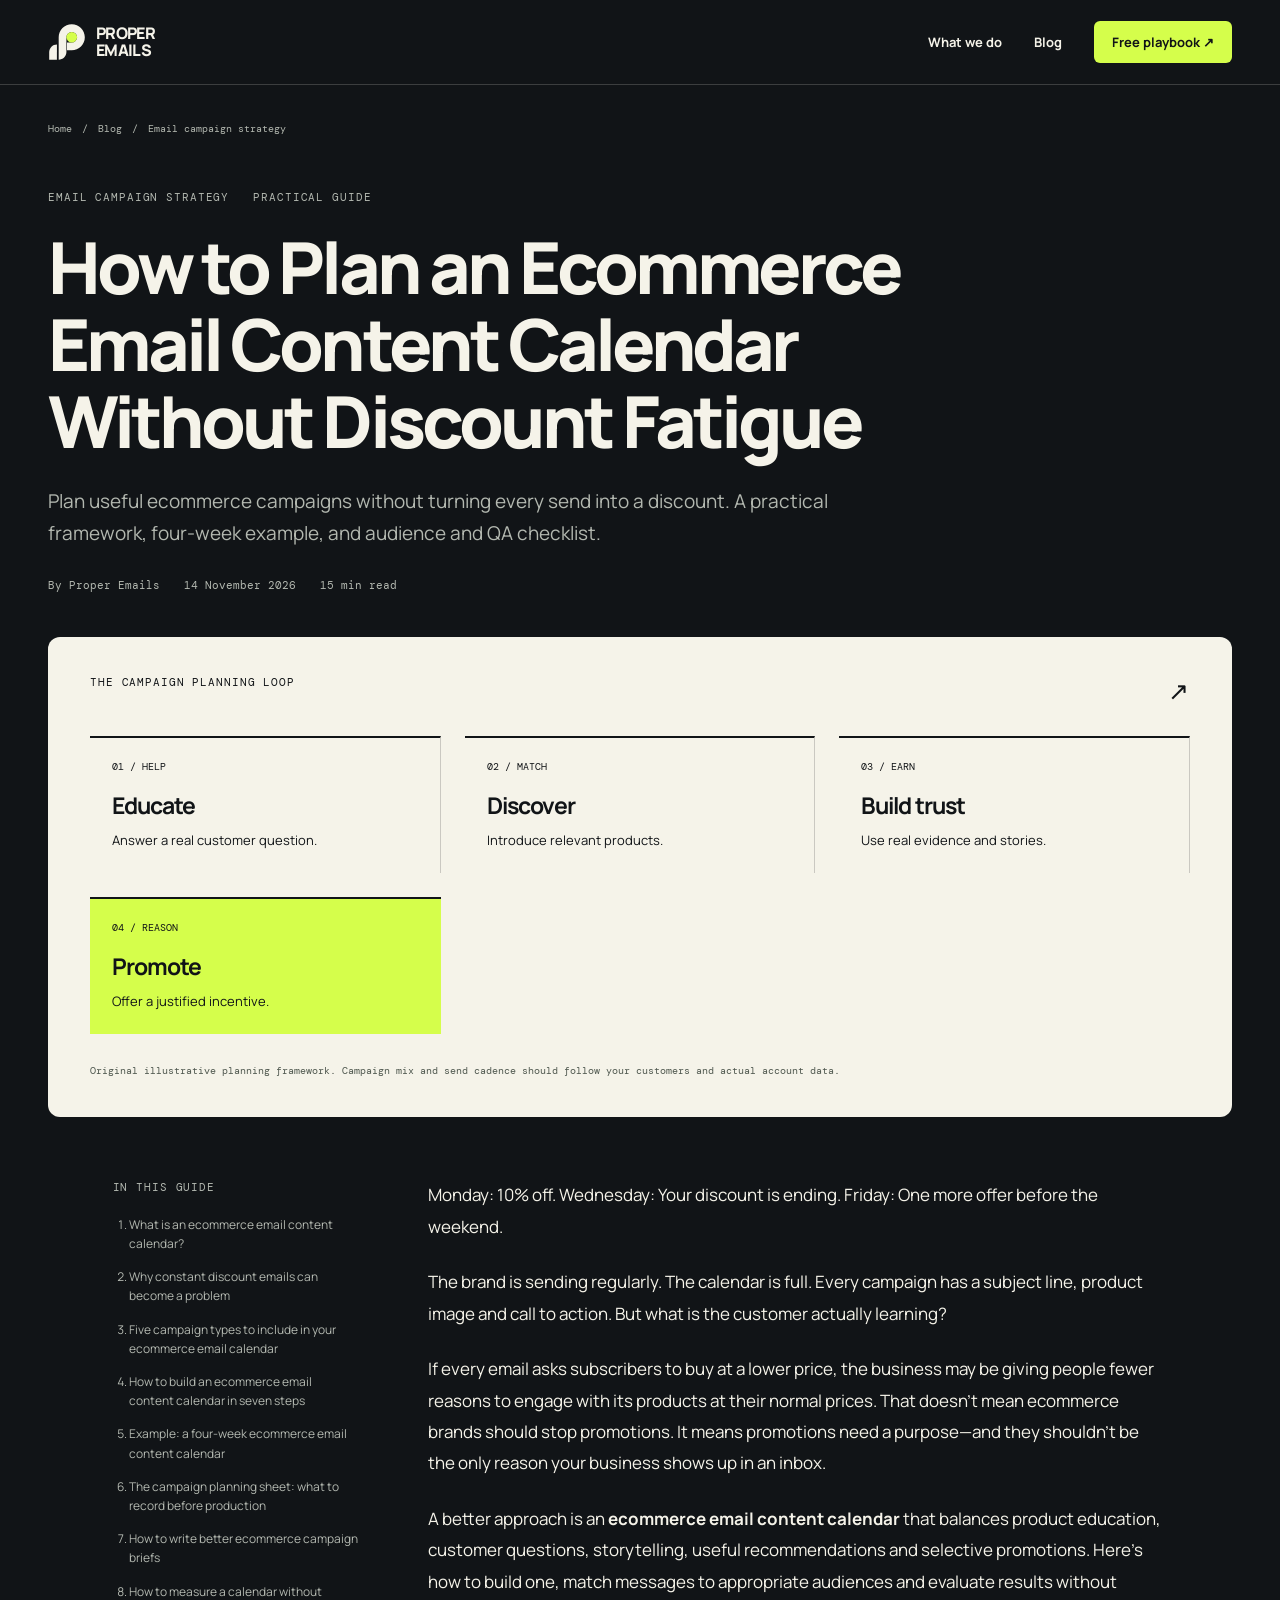
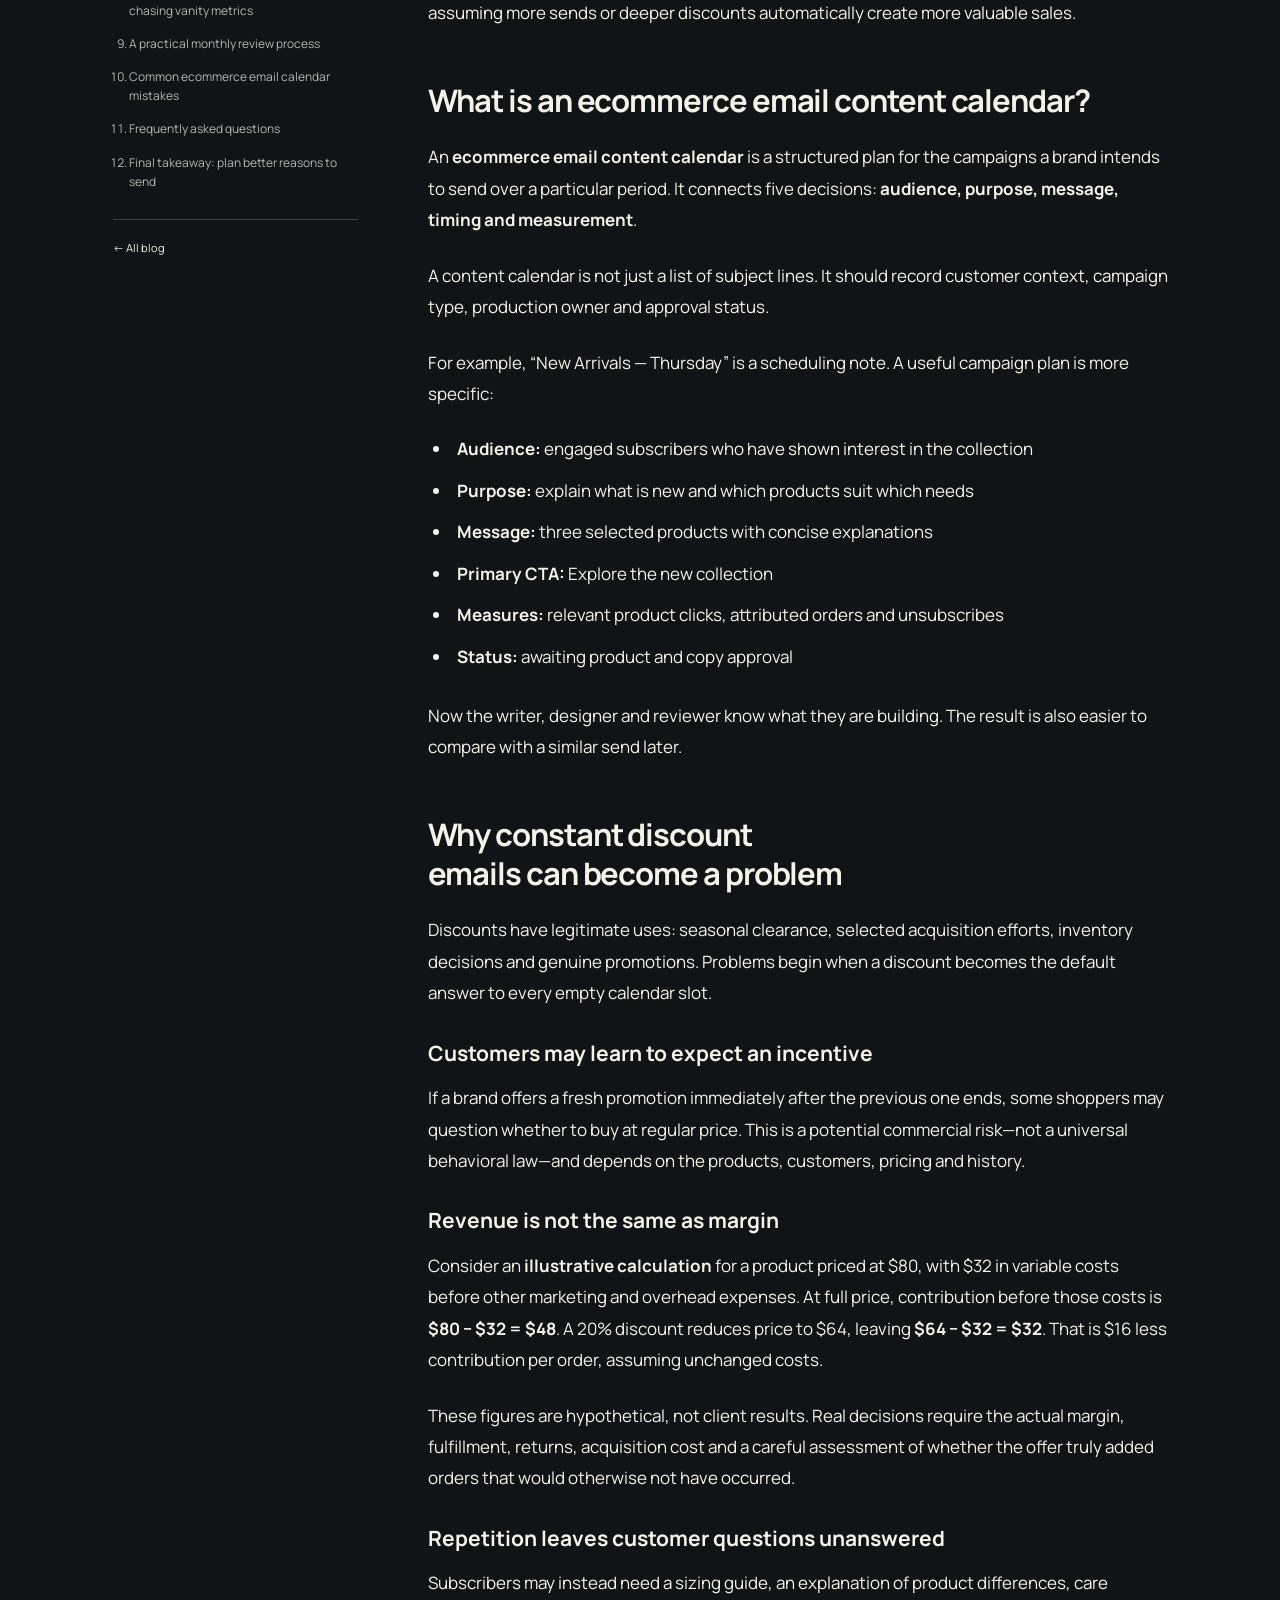
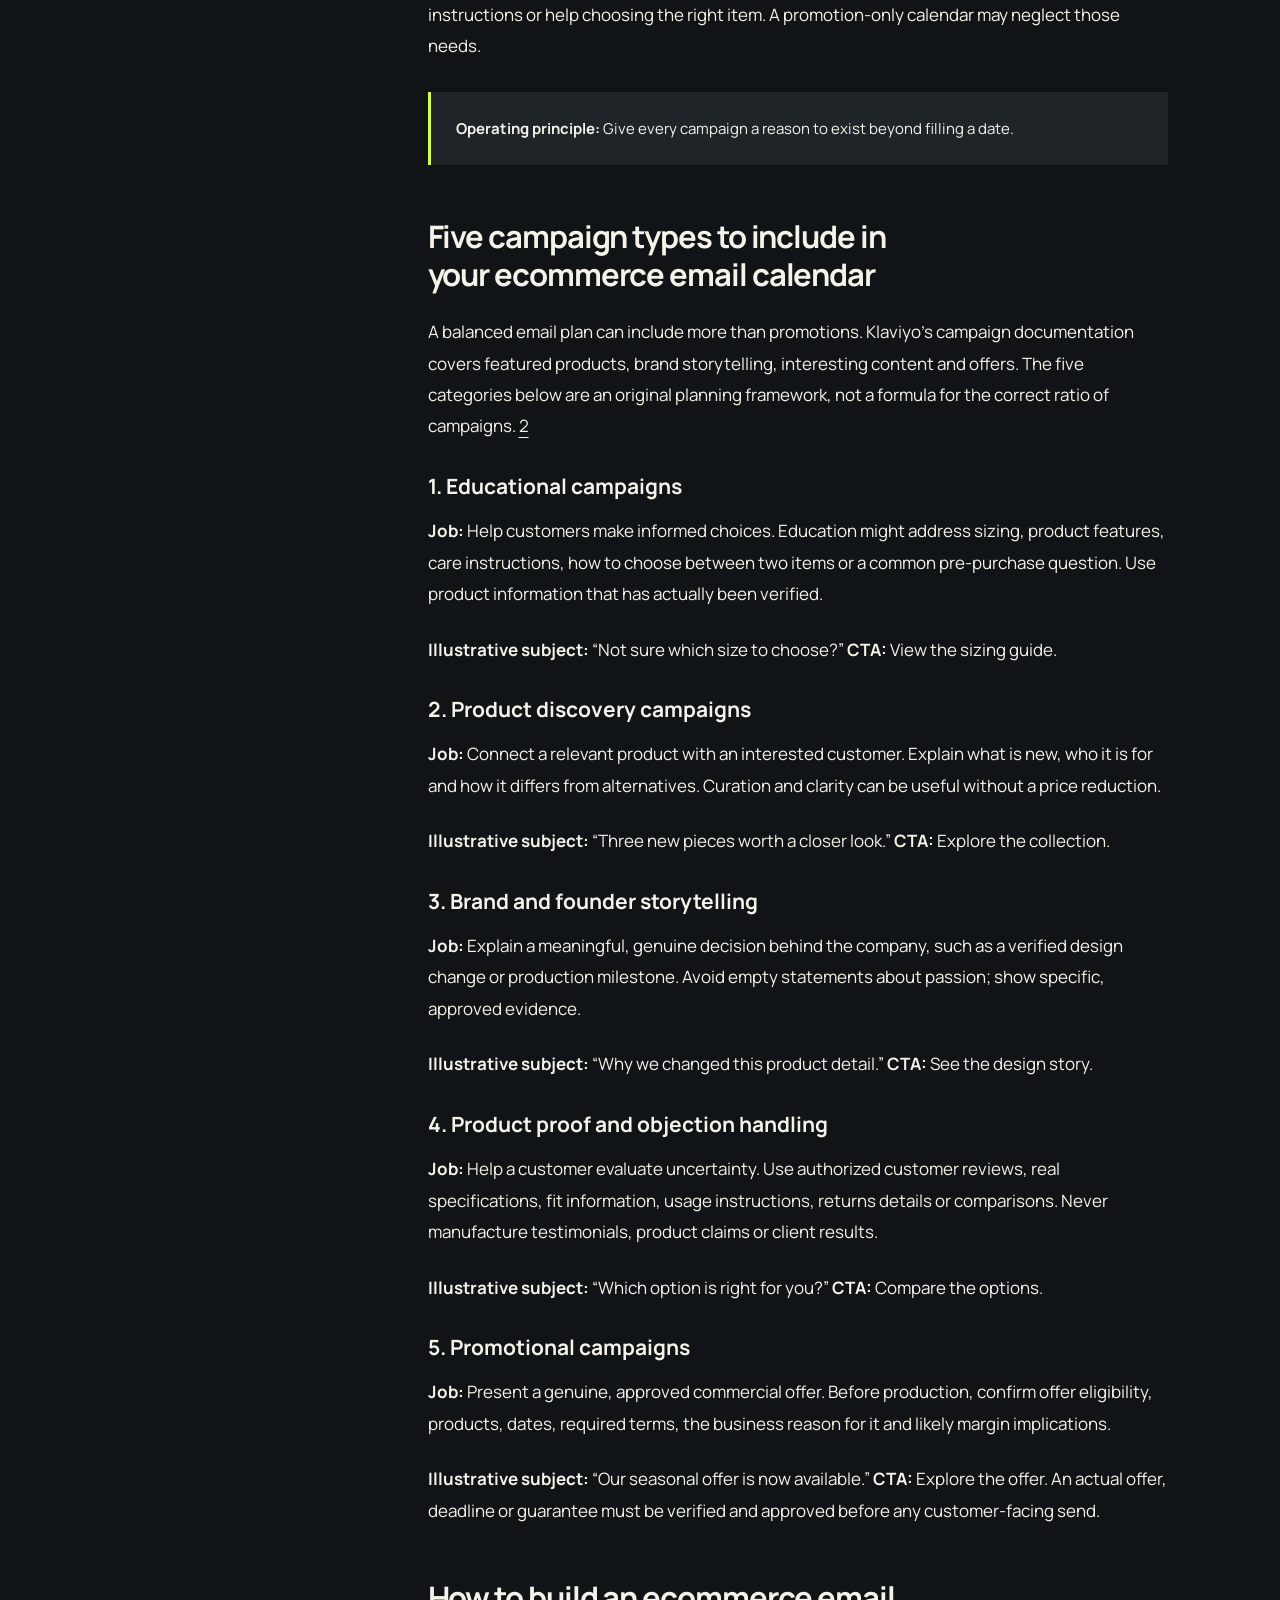
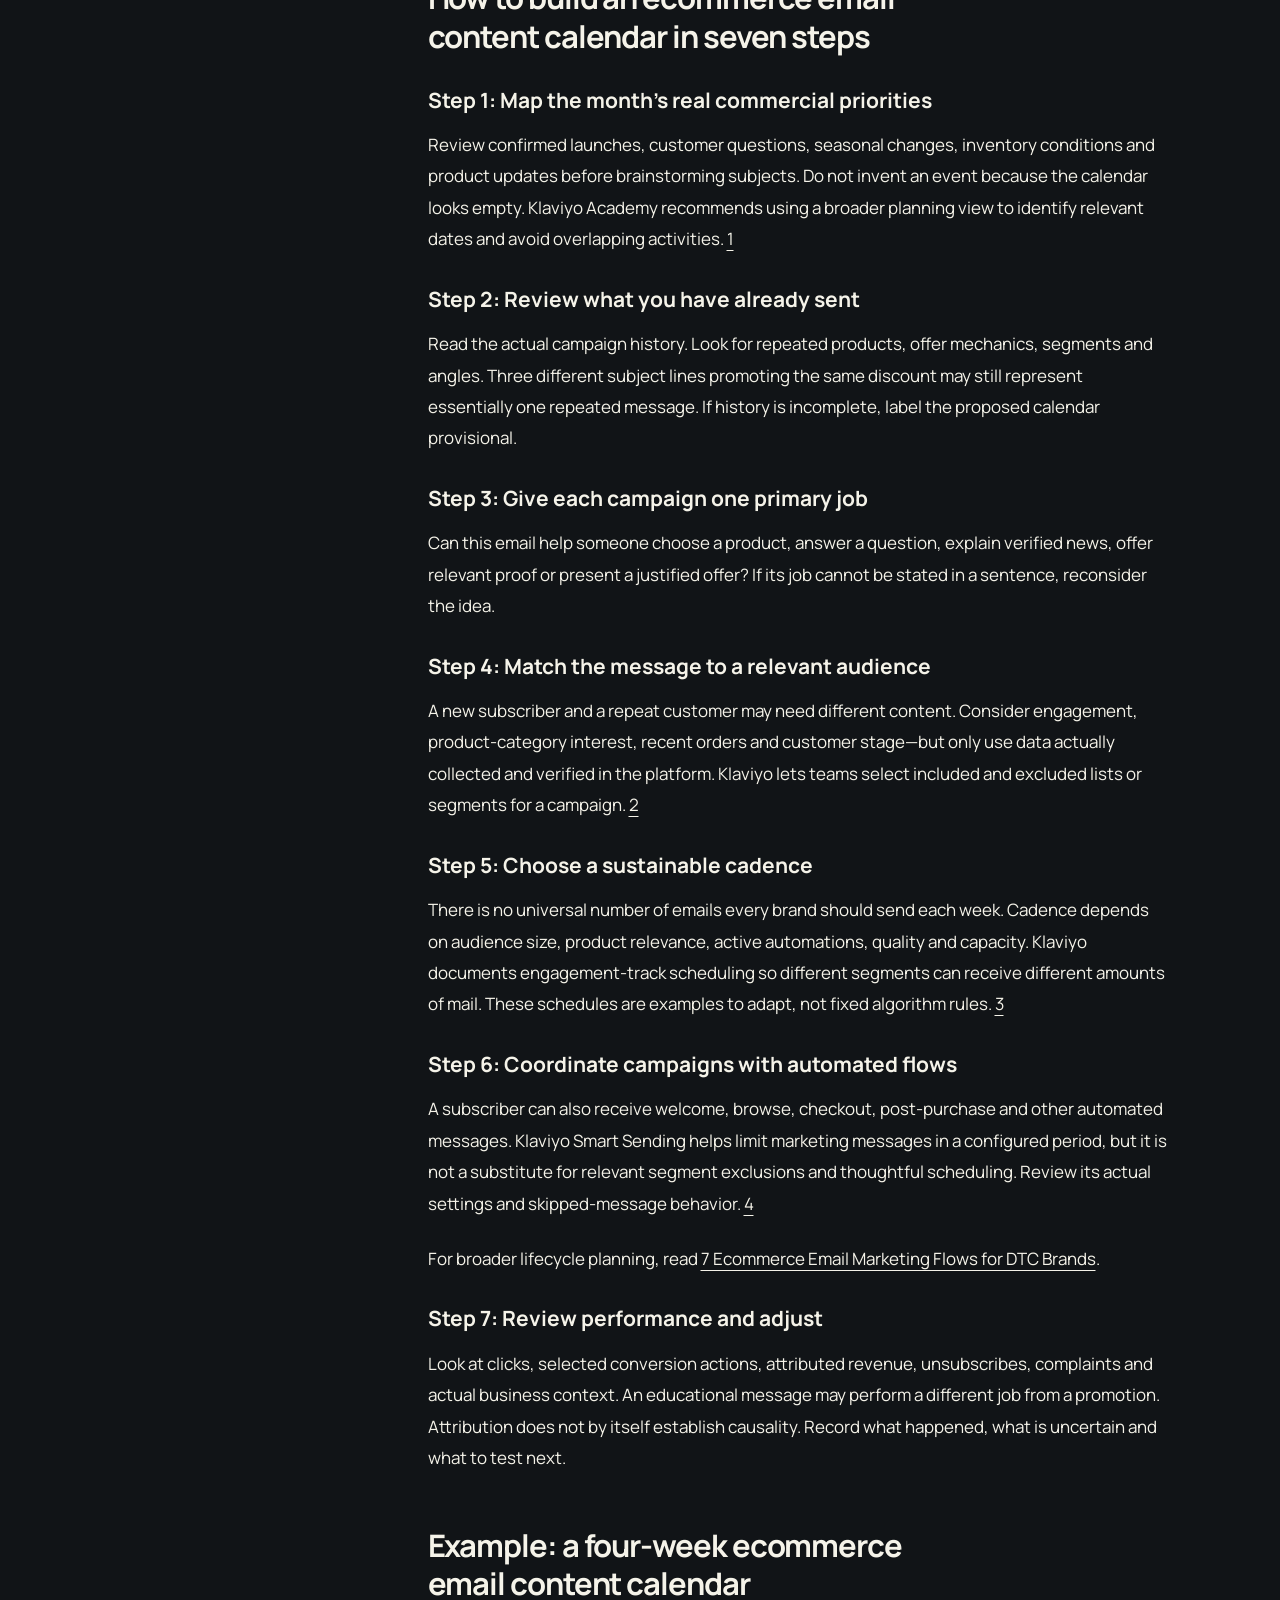
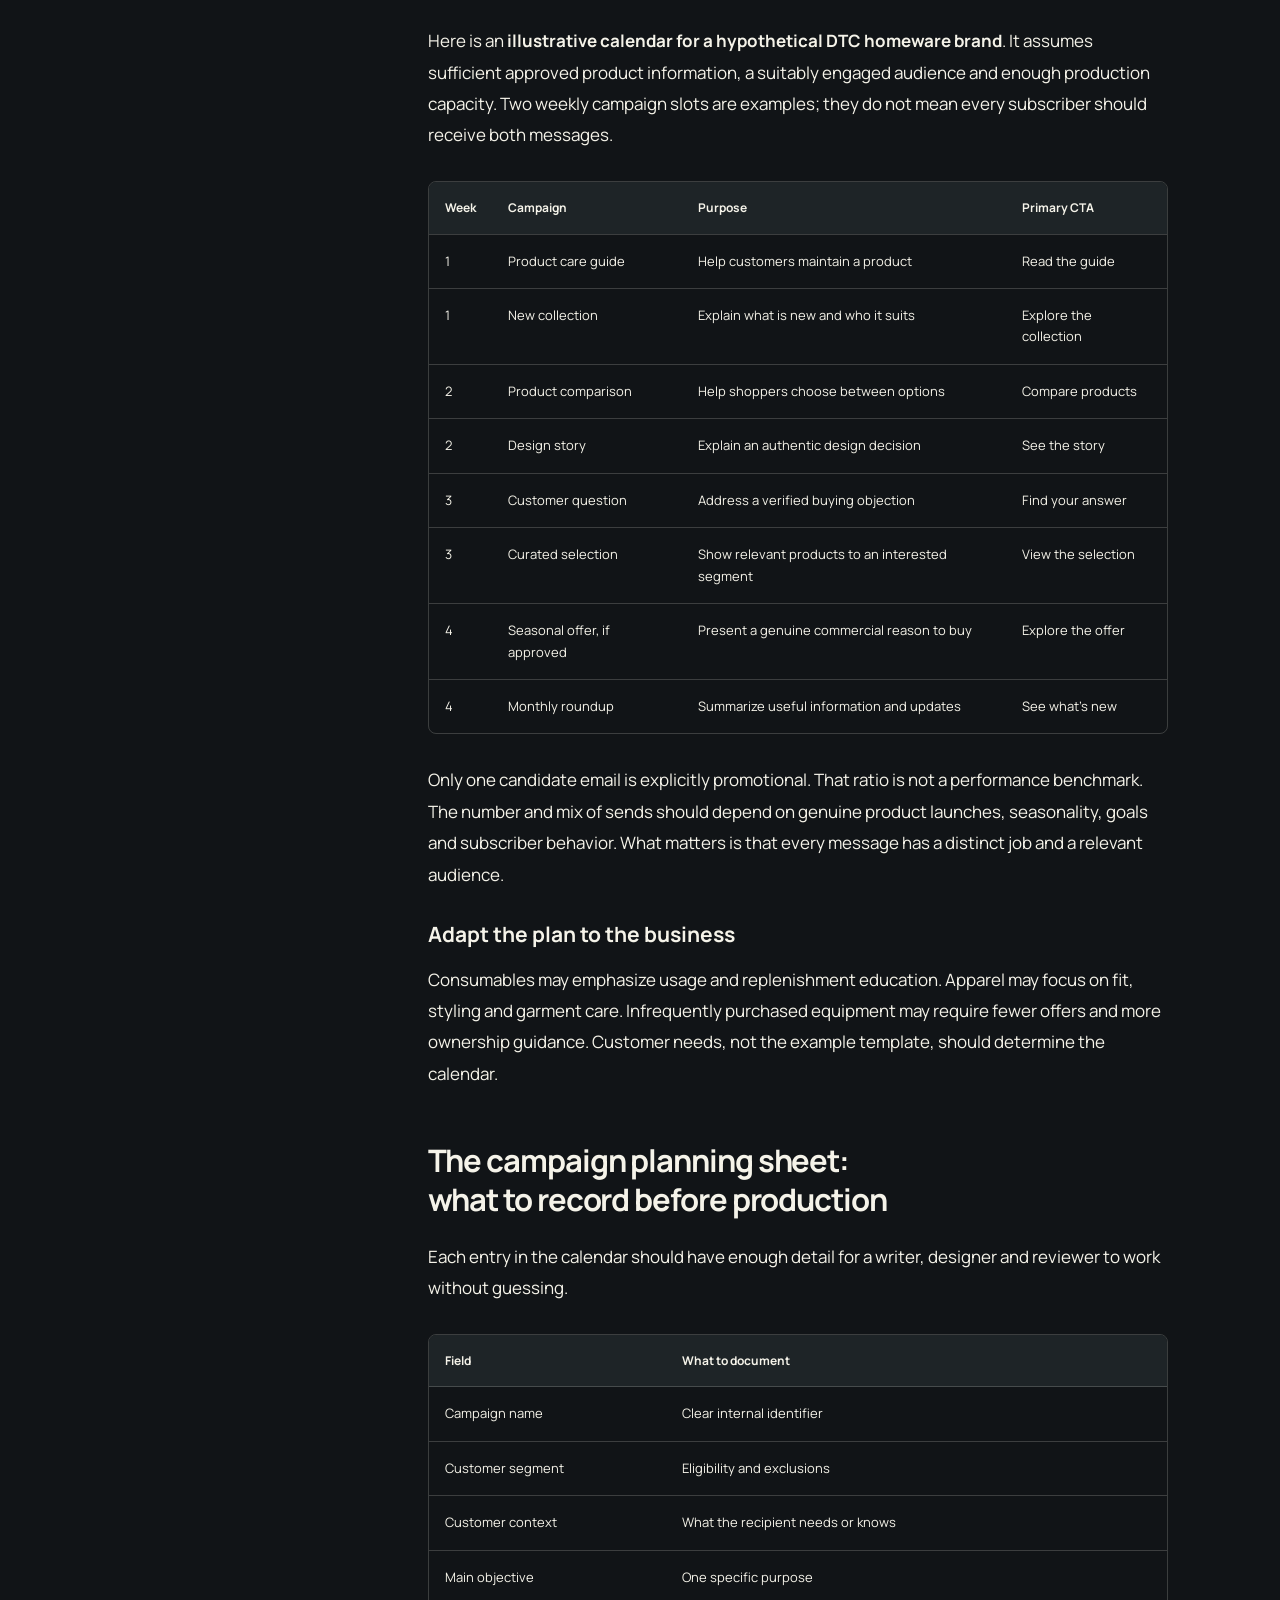
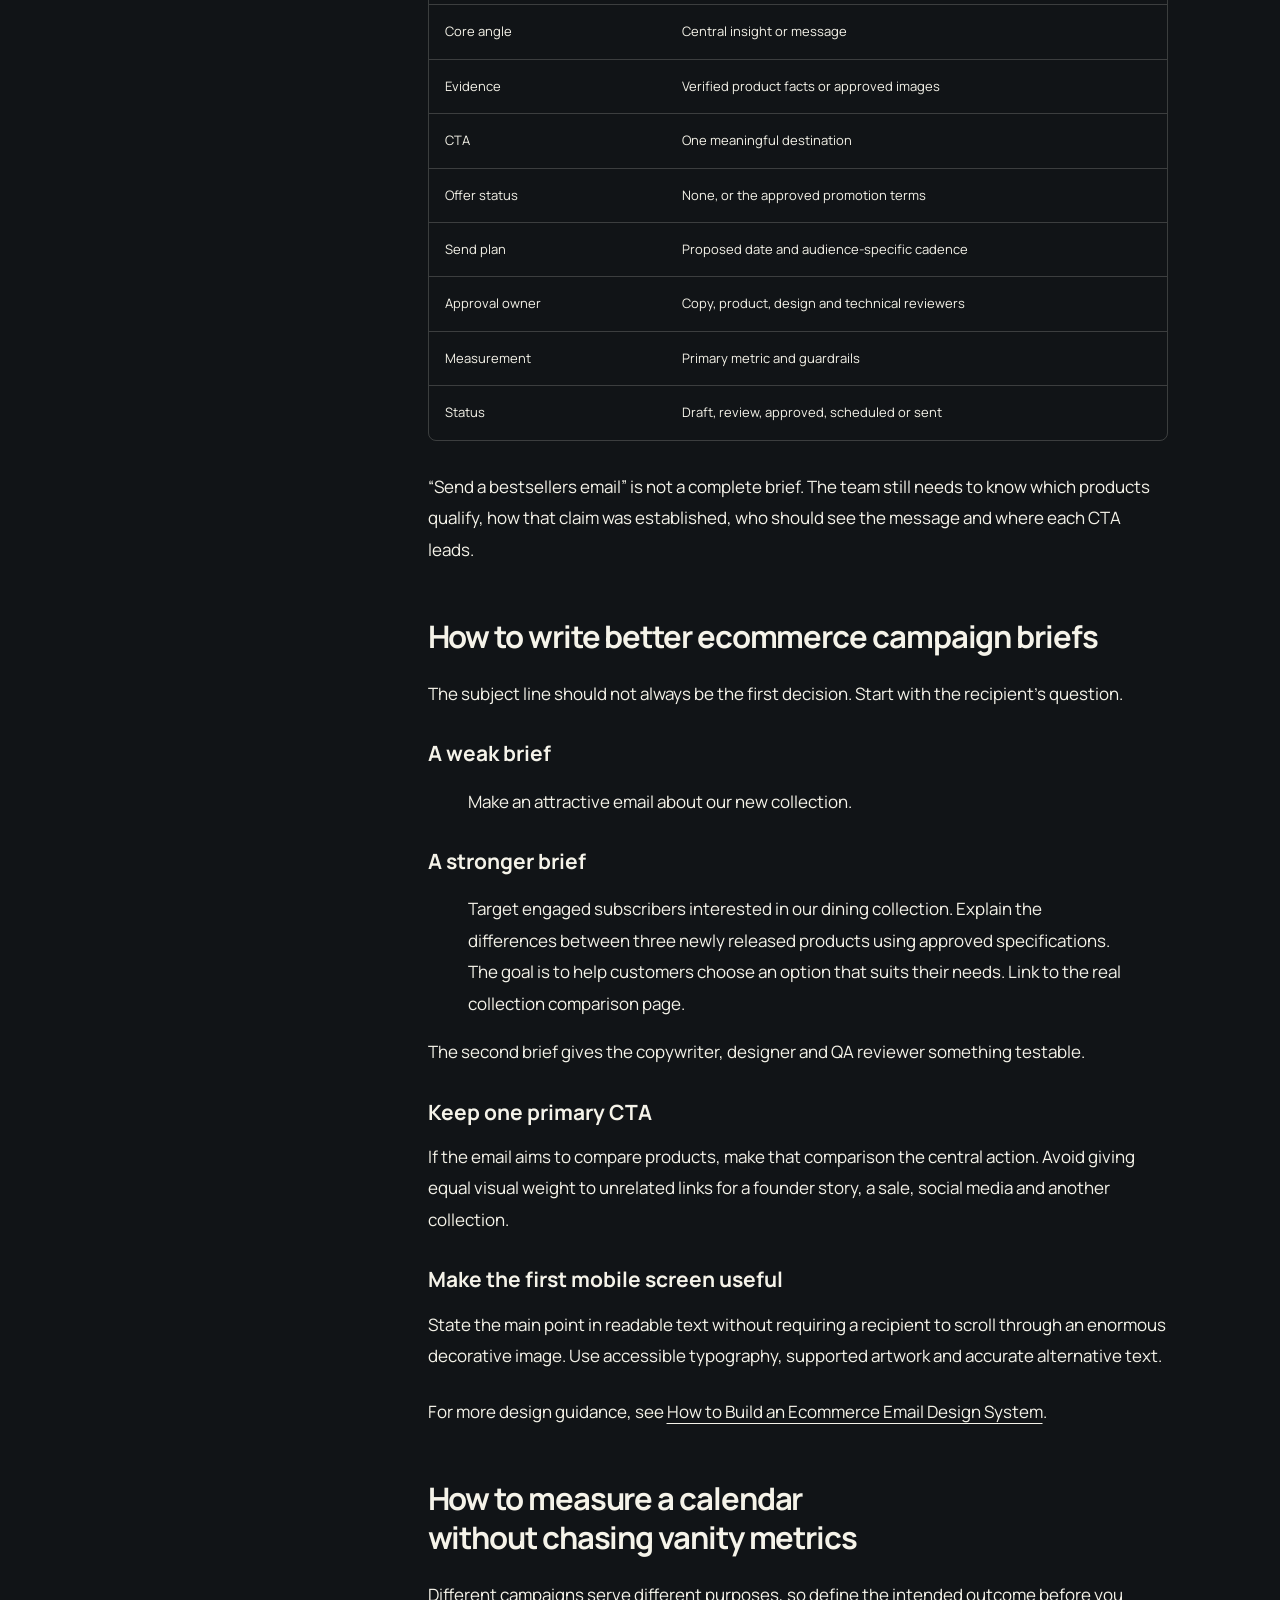
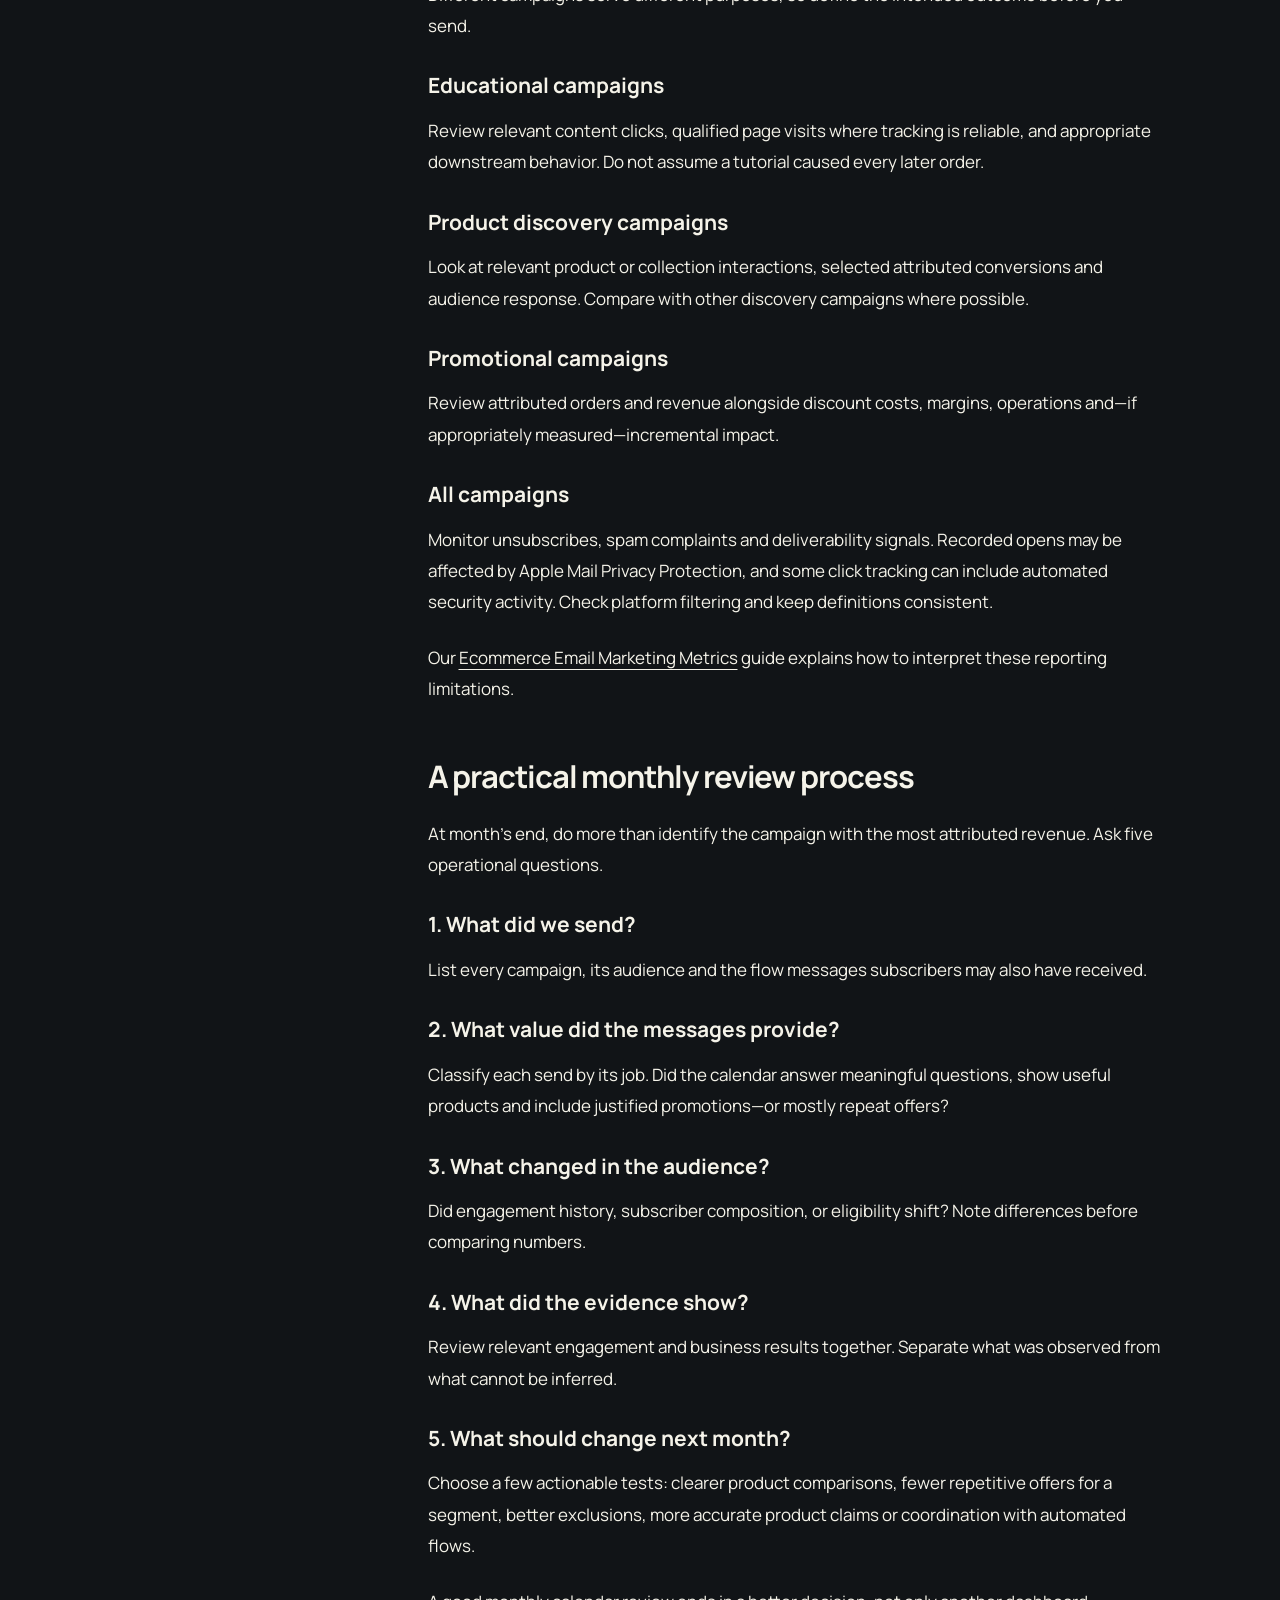
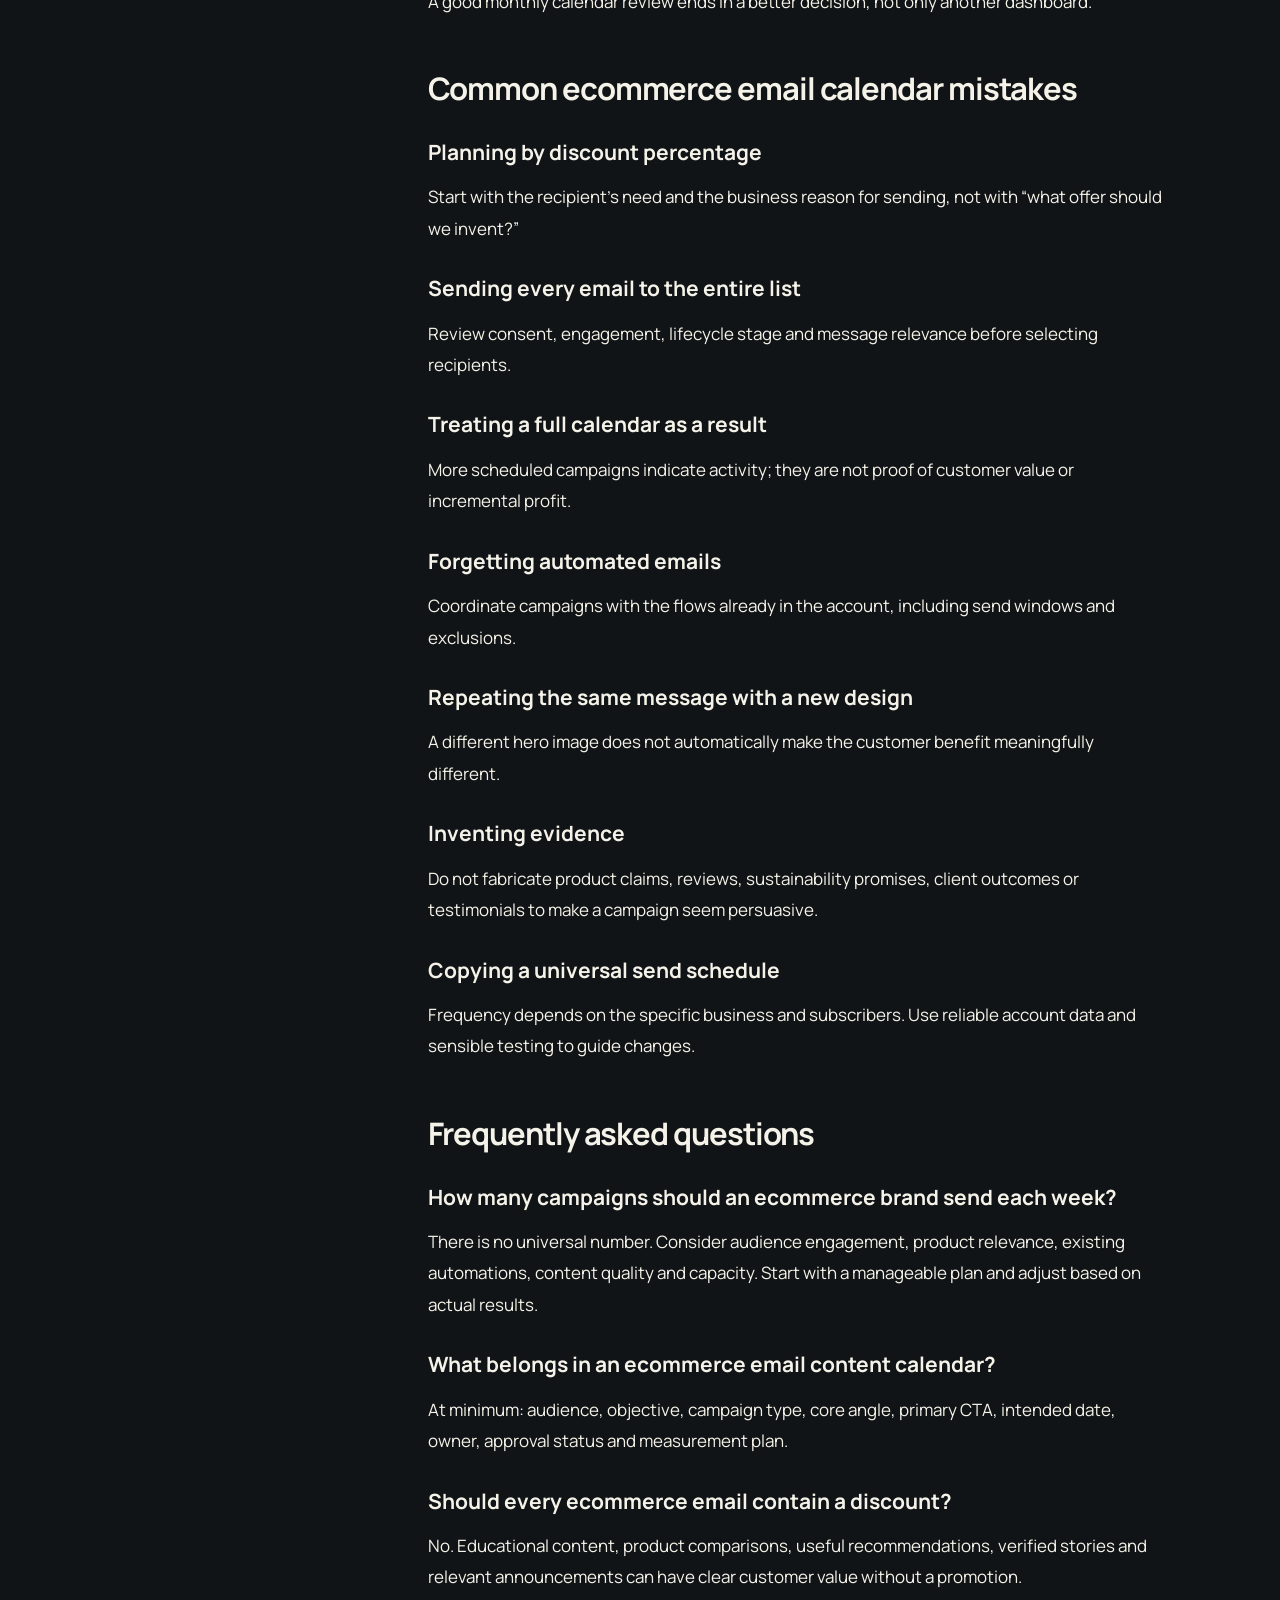
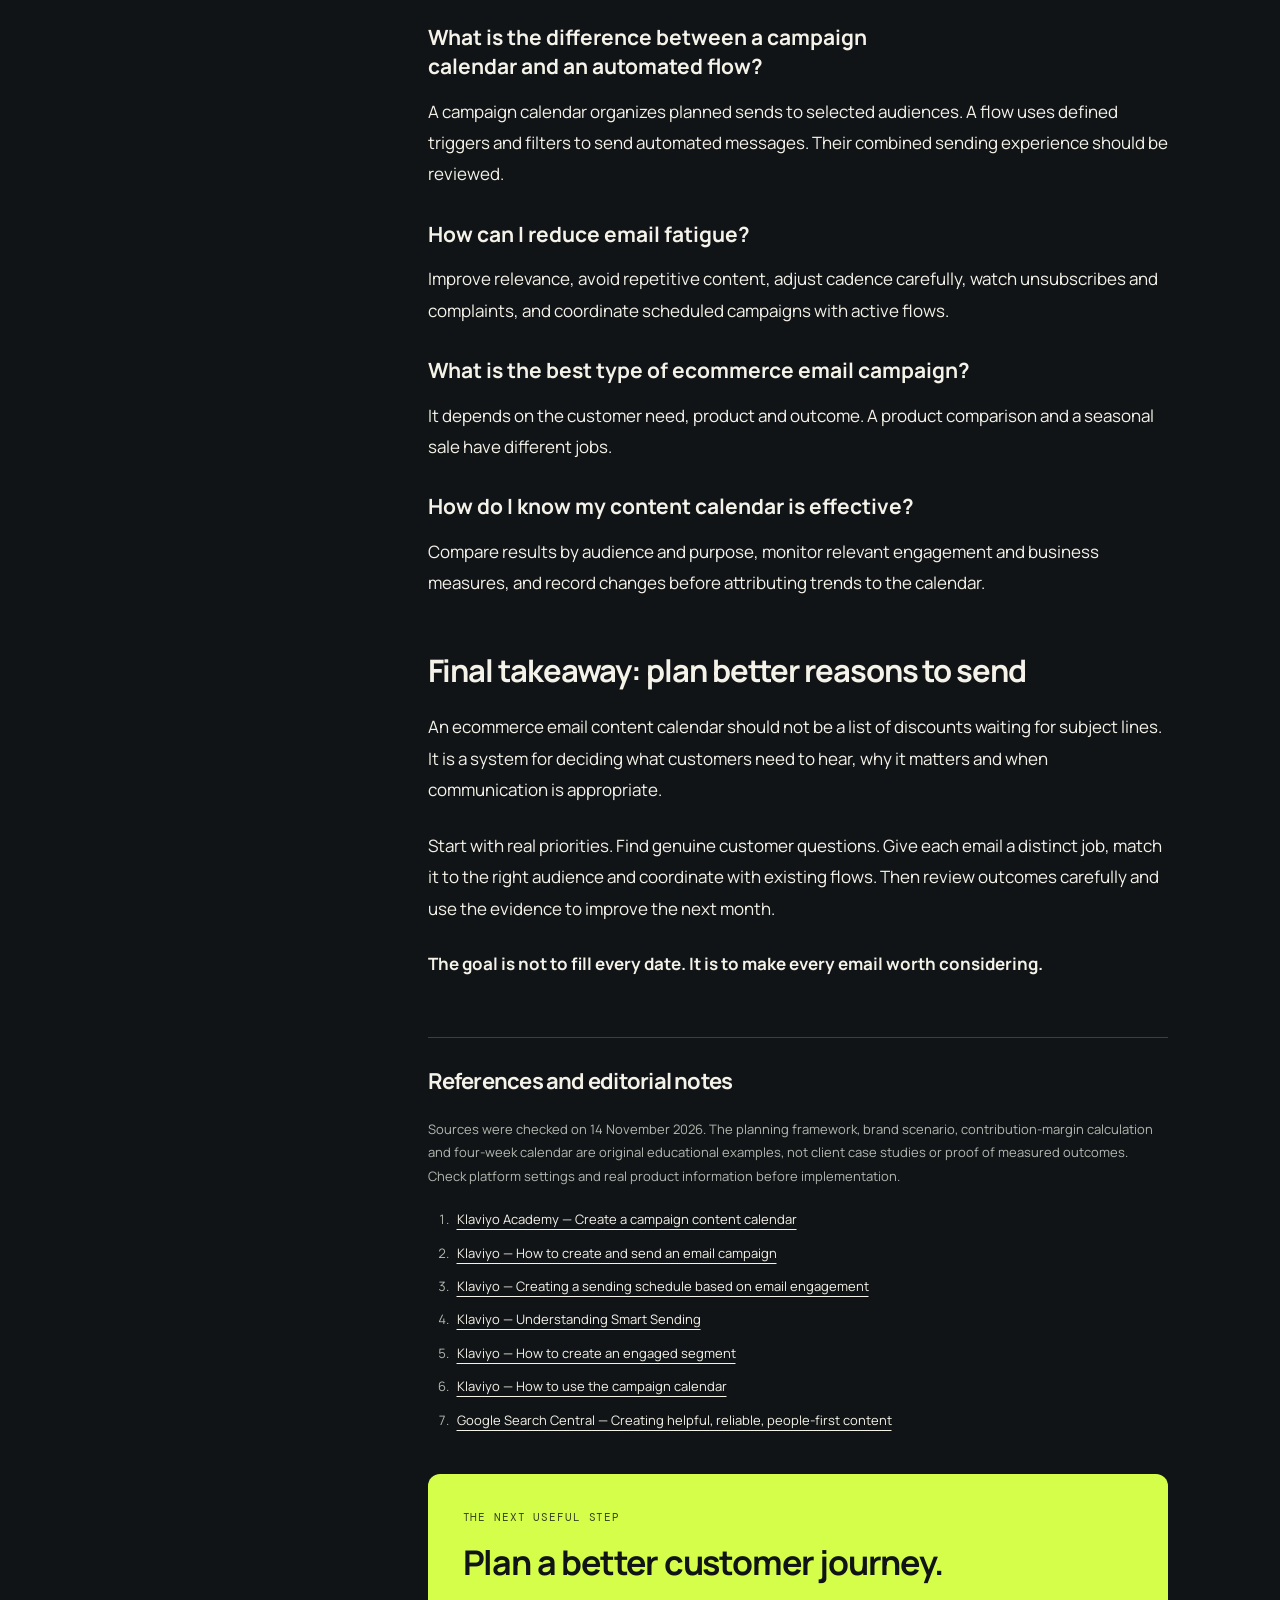
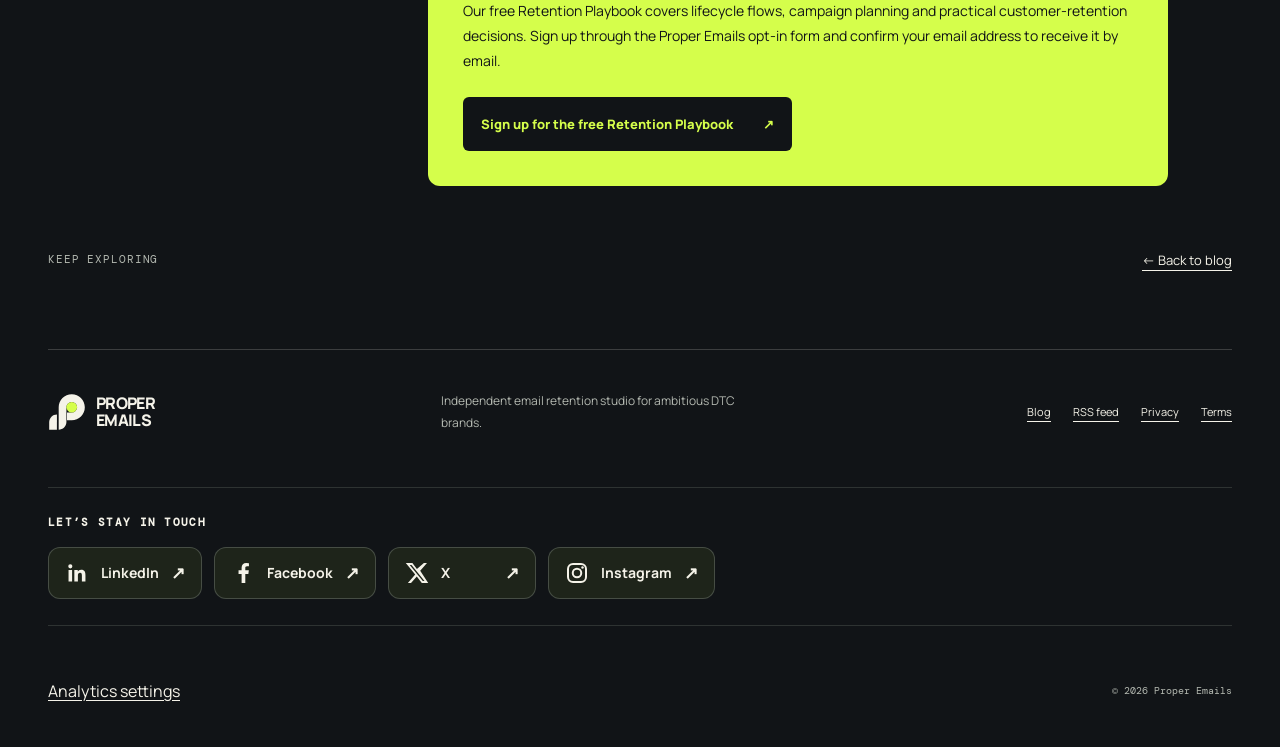
<file: blog/posts/ecommerce-email-content-calendar/index.html>
<!doctype html>
<html lang="en" data-theme="proper"><head><meta charset="utf-8"><meta name="viewport" content="width=device-width,initial-scale=1"><meta name="theme-color" content="#111417"><title>Ecommerce Email Content Calendar | Proper Emails</title><meta name="description" content="Build an ecommerce email content calendar with educational, product and promotional campaigns. Includes a four-week plan and segmentation checklist."><meta name="robots" content="index,follow"><link rel="canonical" href="https://properemails.com/blog/posts/ecommerce-email-content-calendar/"><link rel="icon" href="/assets/brand/favicon-1024.png" type="image/png" sizes="1024x1024"><link rel="stylesheet" href="/assets/integrations.css?v=social-icons-1"><script defer src="/assets/analytics.js"></script><script src="https://analytics.ahrefs.com/analytics.js" data-key="YZnZ1PcaZa8CDakNyFjhRw" async></script><link rel="alternate" type="application/rss+xml" title="Proper Emails Blog" href="/blog/feed.xml"><meta property="og:type" content="article"><meta property="og:site_name" content="Proper Emails"><meta property="og:title" content="Ecommerce Email Content Calendar | Proper Emails"><meta property="og:description" content="Build an ecommerce email content calendar with educational, product and promotional campaigns. Includes a four-week plan and segmentation checklist."><meta property="og:url" content="https://properemails.com/blog/posts/ecommerce-email-content-calendar/"><meta property="og:image" content="https://properemails.com/assets/brand/social-preview.png"><meta property="og:image:alt" content="Proper Emails official brand social preview"><meta name="twitter:card" content="summary_large_image"><link rel="preconnect" href="https://fonts.googleapis.com"><link rel="preconnect" href="https://fonts.gstatic.com" crossorigin><link href="https://fonts.googleapis.com/css2?family=DM+Mono:wght@400;500&family=Manrope:wght@400;500;600;700;800&display=swap" rel="stylesheet"><link rel="stylesheet" href="/assets/blog.css"><script type="application/ld+json">{"@context":"https://schema.org","@type":"BlogPosting","headline":"How to Plan an Ecommerce Email Content Calendar Without Discount Fatigue","description":"Build an ecommerce email content calendar with educational, product and promotional campaigns. Includes a four-week plan and segmentation checklist.","datePublished":"2026-11-14","author":{"@type":"Organization","name":"Proper Emails","url":"https://properemails.com/"},"publisher":{"@type":"Organization","@id":"https://properemails.com/#organization","name":"Proper Emails","url":"https://properemails.com/","logo":{"@type":"ImageObject","url":"https://properemails.com/assets/brand/favicon-1024.png","width":1024,"height":1024}},"image":["https://properemails.com/assets/brand/social-preview.png"],"mainEntityOfPage":"https://properemails.com/blog/posts/ecommerce-email-content-calendar/","inLanguage":"en","articleSection":"Email campaign strategy"}</script></head><body><a class="skip" href="#main">Skip to content</a><header class="masthead"><div class="shell masthead-inner"><a class="brand" aria-label="Proper Emails homepage" href="/"><img src="/assets/brand/mark-light.svg" width="38" height="38" alt=""><span class="wordmark"><span>PROPER</span><span>EMAILS</span></span></a><nav aria-label="Main navigation"><a href="/#services">What we do</a><a href="/blog/" aria-current="location">Blog</a><a class="nav-cta" href="/#playbook">Free playbook <span aria-hidden="true">↗︎</span></a></nav></div></header><main id="main"><div class="shell"><nav class="breadcrumbs" aria-label="Breadcrumb"><a href="/">Home</a><span aria-hidden="true">/</span><a href="/blog/">Blog</a><span aria-hidden="true">/</span><span>Email campaign strategy</span></nav><header class="article-header"><div class="eyebrow">Email campaign strategy <span>PRACTICAL GUIDE</span></div><h1>How to Plan an Ecommerce Email Content Calendar Without Discount Fatigue</h1><p class="deck">Plan useful ecommerce campaigns without turning every send into a discount. A practical framework, four-week example, and audience and QA checklist.</p><div class="byline"><span>By Proper Emails</span><time datetime="2026-11-14">14 November 2026</time><span>15 min read</span></div></header><figure class="journey-figure"><div class="diagram-label">THE CAMPAIGN PLANNING LOOP <span aria-hidden="true">↗︎</span></div><ol class="journey"><li><span>01 / HELP</span><strong>Educate</strong><p>Answer a real customer question.</p></li><li><span>02 / MATCH</span><strong>Discover</strong><p>Introduce relevant products.</p></li><li><span>03 / EARN</span><strong>Build trust</strong><p>Use real evidence and stories.</p></li><li><span>04 / REASON</span><strong>Promote</strong><p>Offer a justified incentive.</p></li></ol><figcaption>Original illustrative planning framework. Campaign mix and send cadence should follow your customers and actual account data.</figcaption></figure><div class="reading-layout"><aside class="toc"><nav aria-label="On this page"><p class="eyebrow">IN THIS GUIDE</p><ol><li><a href="#what-is-an-ecommerce-email-content-calendar">What is an ecommerce email content calendar?</a></li><li><a href="#why-constant-discounts-can-become-a-problem">Why constant discount emails can become a problem</a></li><li><a href="#five-types-of-email-campaigns">Five campaign types to include in your ecommerce email calendar</a></li><li><a href="#seven-steps-to-build-your-calendar">How to build an ecommerce email content calendar in seven steps</a></li><li><a href="#four-week-email-content-calendar-example">Example: a four-week ecommerce email content calendar</a></li><li><a href="#campaign-planning-sheet">The campaign planning sheet: what to record before production</a></li><li><a href="#writing-better-email-campaign-briefs">How to write better ecommerce campaign briefs</a></li><li><a href="#measuring-calendar-performance">How to measure a calendar without chasing vanity metrics</a></li><li><a href="#monthly-calendar-review-process">A practical monthly review process</a></li><li><a href="#email-calendar-mistakes">Common ecommerce email calendar mistakes</a></li><li><a href="#email-calendar-faqs">Frequently asked questions</a></li><li><a href="#final-takeaway">Final takeaway: plan better reasons to send</a></li></ol><a class="toc-back" href="/blog/">← All blog</a></nav></aside><article class="prose"><p>Monday: 10% off. Wednesday: Your discount is ending. Friday: One more offer before the weekend.</p>
<p>The brand is sending regularly. The calendar is full. Every campaign has a subject line, product image and call to action. But what is the customer actually learning?</p>
<p>If every email asks subscribers to buy at a lower price, the business may be giving people fewer reasons to engage with its products at their normal prices. That doesn't mean ecommerce brands should stop promotions. It means promotions need a purpose—and they shouldn't be the only reason your business shows up in an inbox.</p>
<p>A better approach is an <strong>ecommerce email content calendar</strong> that balances product education, customer questions, storytelling, useful recommendations and selective promotions. Here's how to build one, match messages to appropriate audiences and evaluate results without assuming more sends or deeper discounts automatically create more valuable sales.</p><h2 id="what-is-an-ecommerce-email-content-calendar">What is an ecommerce email content calendar?</h2><p>An <strong>ecommerce email content calendar</strong> is a structured plan for the campaigns a brand intends to send over a particular period. It connects five decisions: <strong>audience, purpose, message, timing and measurement</strong>.</p><p>A content calendar is not just a list of subject lines. It should record customer context, campaign type, production owner and approval status.</p>
<p>For example, “New Arrivals — Thursday” is a scheduling note. A useful campaign plan is more specific:</p>
<ul><li><strong>Audience:</strong> engaged subscribers who have shown interest in the collection</li><li><strong>Purpose:</strong> explain what is new and which products suit which needs</li><li><strong>Message:</strong> three selected products with concise explanations</li><li><strong>Primary CTA:</strong> Explore the new collection</li><li><strong>Measures:</strong> relevant product clicks, attributed orders and unsubscribes</li><li><strong>Status:</strong> awaiting product and copy approval</li></ul>
<p>Now the writer, designer and reviewer know what they are building. The result is also easier to compare with a similar send later.</p>
<h2 id="why-constant-discounts-can-become-a-problem">Why constant discount emails can become a problem</h2><p>Discounts have legitimate uses: seasonal clearance, selected acquisition efforts, inventory decisions and genuine promotions. Problems begin when a discount becomes the default answer to every empty calendar slot.</p>
<h3>Customers may learn to expect an incentive</h3><p>If a brand offers a fresh promotion immediately after the previous one ends, some shoppers may question whether to buy at regular price. This is a potential commercial risk—not a universal behavioral law—and depends on the products, customers, pricing and history.</p>
<h3>Revenue is not the same as margin</h3><p>Consider an <strong>illustrative calculation</strong> for a product priced at $80, with $32 in variable costs before other marketing and overhead expenses. At full price, contribution before those costs is <strong>$80 − $32 = $48</strong>. A 20% discount reduces price to $64, leaving <strong>$64 − $32 = $32</strong>. That is $16 less contribution per order, assuming unchanged costs.</p>
<p>These figures are hypothetical, not client results. Real decisions require the actual margin, fulfillment, returns, acquisition cost and a careful assessment of whether the offer truly added orders that would otherwise not have occurred.</p>
<h3>Repetition leaves customer questions unanswered</h3><p>Subscribers may instead need a sizing guide, an explanation of product differences, care instructions or help choosing the right item. A promotion-only calendar may neglect those needs.</p>
<aside class="note"><p><strong>Operating principle:</strong> Give every campaign a reason to exist beyond filling a date.</p></aside>
<h2 id="five-types-of-email-campaigns">Five campaign types to include in your ecommerce email calendar</h2><p>A balanced email plan can include more than promotions. Klaviyo's campaign documentation covers featured products, brand storytelling, interesting content and offers. The five categories below are an original planning framework, not a formula for the correct ratio of campaigns. <a href="#source-2">2</a></p>
<h3>1. Educational campaigns</h3><p><strong>Job:</strong> Help customers make informed choices. Education might address sizing, product features, care instructions, how to choose between two items or a common pre-purchase question. Use product information that has actually been verified.</p><p><strong>Illustrative subject:</strong> “Not sure which size to choose?” <strong>CTA:</strong> View the sizing guide.</p>
<h3>2. Product discovery campaigns</h3><p><strong>Job:</strong> Connect a relevant product with an interested customer. Explain what is new, who it is for and how it differs from alternatives. Curation and clarity can be useful without a price reduction.</p><p><strong>Illustrative subject:</strong> “Three new pieces worth a closer look.” <strong>CTA:</strong> Explore the collection.</p>
<h3>3. Brand and founder storytelling</h3><p><strong>Job:</strong> Explain a meaningful, genuine decision behind the company, such as a verified design change or production milestone. Avoid empty statements about passion; show specific, approved evidence.</p><p><strong>Illustrative subject:</strong> “Why we changed this product detail.” <strong>CTA:</strong> See the design story.</p>
<h3>4. Product proof and objection handling</h3><p><strong>Job:</strong> Help a customer evaluate uncertainty. Use authorized customer reviews, real specifications, fit information, usage instructions, returns details or comparisons. Never manufacture testimonials, product claims or client results.</p><p><strong>Illustrative subject:</strong> “Which option is right for you?” <strong>CTA:</strong> Compare the options.</p>
<h3>5. Promotional campaigns</h3><p><strong>Job:</strong> Present a genuine, approved commercial offer. Before production, confirm offer eligibility, products, dates, required terms, the business reason for it and likely margin implications.</p><p><strong>Illustrative subject:</strong> “Our seasonal offer is now available.” <strong>CTA:</strong> Explore the offer. An actual offer, deadline or guarantee must be verified and approved before any customer-facing send.</p>
<h2 id="seven-steps-to-build-your-calendar">How to build an ecommerce email content calendar in seven steps</h2>
<h3>Step 1: Map the month's real commercial priorities</h3><p>Review confirmed launches, customer questions, seasonal changes, inventory conditions and product updates before brainstorming subjects. Do not invent an event because the calendar looks empty. Klaviyo Academy recommends using a broader planning view to identify relevant dates and avoid overlapping activities. <a href="#source-1">1</a></p>
<h3>Step 2: Review what you have already sent</h3><p>Read the actual campaign history. Look for repeated products, offer mechanics, segments and angles. Three different subject lines promoting the same discount may still represent essentially one repeated message. If history is incomplete, label the proposed calendar provisional.</p>
<h3>Step 3: Give each campaign one primary job</h3><p>Can this email help someone choose a product, answer a question, explain verified news, offer relevant proof or present a justified offer? If its job cannot be stated in a sentence, reconsider the idea.</p>
<h3>Step 4: Match the message to a relevant audience</h3><p>A new subscriber and a repeat customer may need different content. Consider engagement, product-category interest, recent orders and customer stage—but only use data actually collected and verified in the platform. Klaviyo lets teams select included and excluded lists or segments for a campaign. <a href="#source-2">2</a></p>
<h3>Step 5: Choose a sustainable cadence</h3><p>There is no universal number of emails every brand should send each week. Cadence depends on audience size, product relevance, active automations, quality and capacity. Klaviyo documents engagement-track scheduling so different segments can receive different amounts of mail. These schedules are examples to adapt, not fixed algorithm rules. <a href="#source-3">3</a></p>
<h3>Step 6: Coordinate campaigns with automated flows</h3><p>A subscriber can also receive welcome, browse, checkout, post-purchase and other automated messages. Klaviyo Smart Sending helps limit marketing messages in a configured period, but it is not a substitute for relevant segment exclusions and thoughtful scheduling. Review its actual settings and skipped-message behavior. <a href="#source-4">4</a></p>
<p>For broader lifecycle planning, read <a href="/blog/posts/ecommerce-email-marketing-flows/">7 Ecommerce Email Marketing Flows for DTC Brands</a>.</p>
<h3>Step 7: Review performance and adjust</h3><p>Look at clicks, selected conversion actions, attributed revenue, unsubscribes, complaints and actual business context. An educational message may perform a different job from a promotion. Attribution does not by itself establish causality. Record what happened, what is uncertain and what to test next.</p>
<h2 id="four-week-email-content-calendar-example">Example: a four-week ecommerce email content calendar</h2><p>Here is an <strong>illustrative calendar for a hypothetical DTC homeware brand</strong>. It assumes sufficient approved product information, a suitably engaged audience and enough production capacity. Two weekly campaign slots are examples; they do not mean every subscriber should receive both messages.</p>
<div class="table-scroll" role="region" aria-label="Example four-week ecommerce email content calendar" tabindex="0"><table><thead><tr><th scope="col">Week</th><th scope="col">Campaign</th><th scope="col">Purpose</th><th scope="col">Primary CTA</th></tr></thead><tbody>
<tr><td>1</td><td>Product care guide</td><td>Help customers maintain a product</td><td>Read the guide</td></tr>
<tr><td>1</td><td>New collection</td><td>Explain what is new and who it suits</td><td>Explore the collection</td></tr>
<tr><td>2</td><td>Product comparison</td><td>Help shoppers choose between options</td><td>Compare products</td></tr>
<tr><td>2</td><td>Design story</td><td>Explain an authentic design decision</td><td>See the story</td></tr>
<tr><td>3</td><td>Customer question</td><td>Address a verified buying objection</td><td>Find your answer</td></tr>
<tr><td>3</td><td>Curated selection</td><td>Show relevant products to an interested segment</td><td>View the selection</td></tr>
<tr><td>4</td><td>Seasonal offer, if approved</td><td>Present a genuine commercial reason to buy</td><td>Explore the offer</td></tr>
<tr><td>4</td><td>Monthly roundup</td><td>Summarize useful information and updates</td><td>See what's new</td></tr></tbody></table></div>
<p>Only one candidate email is explicitly promotional. That ratio is not a performance benchmark. The number and mix of sends should depend on genuine product launches, seasonality, goals and subscriber behavior. What matters is that every message has a distinct job and a relevant audience.</p>
<h3>Adapt the plan to the business</h3><p>Consumables may emphasize usage and replenishment education. Apparel may focus on fit, styling and garment care. Infrequently purchased equipment may require fewer offers and more ownership guidance. Customer needs, not the example template, should determine the calendar.</p>
<h2 id="campaign-planning-sheet">The campaign planning sheet: what to record before production</h2><p>Each entry in the calendar should have enough detail for a writer, designer and reviewer to work without guessing.</p>
<div class="table-scroll" role="region" aria-label="Campaign planning fields" tabindex="0"><table><thead><tr><th scope="col">Field</th><th scope="col">What to document</th></tr></thead><tbody>
<tr><td>Campaign name</td><td>Clear internal identifier</td></tr>
<tr><td>Customer segment</td><td>Eligibility and exclusions</td></tr>
<tr><td>Customer context</td><td>What the recipient needs or knows</td></tr>
<tr><td>Main objective</td><td>One specific purpose</td></tr>
<tr><td>Core angle</td><td>Central insight or message</td></tr>
<tr><td>Evidence</td><td>Verified product facts or approved images</td></tr>
<tr><td>CTA</td><td>One meaningful destination</td></tr>
<tr><td>Offer status</td><td>None, or the approved promotion terms</td></tr>
<tr><td>Send plan</td><td>Proposed date and audience-specific cadence</td></tr>
<tr><td>Approval owner</td><td>Copy, product, design and technical reviewers</td></tr>
<tr><td>Measurement</td><td>Primary metric and guardrails</td></tr>
<tr><td>Status</td><td>Draft, review, approved, scheduled or sent</td></tr></tbody></table></div>
<p>“Send a bestsellers email” is not a complete brief. The team still needs to know which products qualify, how that claim was established, who should see the message and where each CTA leads.</p>
<h2 id="writing-better-email-campaign-briefs">How to write better ecommerce campaign briefs</h2><p>The subject line should not always be the first decision. Start with the recipient's question.</p>
<h3>A weak brief</h3><blockquote><p>Make an attractive email about our new collection.</p></blockquote>
<h3>A stronger brief</h3><blockquote><p>Target engaged subscribers interested in our dining collection. Explain the differences between three newly released products using approved specifications. The goal is to help customers choose an option that suits their needs. Link to the real collection comparison page.</p></blockquote>
<p>The second brief gives the copywriter, designer and QA reviewer something testable.</p>
<h3>Keep one primary CTA</h3><p>If the email aims to compare products, make that comparison the central action. Avoid giving equal visual weight to unrelated links for a founder story, a sale, social media and another collection.</p>
<h3>Make the first mobile screen useful</h3><p>State the main point in readable text without requiring a recipient to scroll through an enormous decorative image. Use accessible typography, supported artwork and accurate alternative text.</p>
<p>For more design guidance, see <a href="/blog/posts/ecommerce-email-design-system/">How to Build an Ecommerce Email Design System</a>.</p>
<h2 id="measuring-calendar-performance">How to measure a calendar without chasing vanity metrics</h2><p>Different campaigns serve different purposes, so define the intended outcome before you send.</p>
<h3>Educational campaigns</h3><p>Review relevant content clicks, qualified page visits where tracking is reliable, and appropriate downstream behavior. Do not assume a tutorial caused every later order.</p>
<h3>Product discovery campaigns</h3><p>Look at relevant product or collection interactions, selected attributed conversions and audience response. Compare with other discovery campaigns where possible.</p>
<h3>Promotional campaigns</h3><p>Review attributed orders and revenue alongside discount costs, margins, operations and—if appropriately measured—incremental impact.</p>
<h3>All campaigns</h3><p>Monitor unsubscribes, spam complaints and deliverability signals. Recorded opens may be affected by Apple Mail Privacy Protection, and some click tracking can include automated security activity. Check platform filtering and keep definitions consistent.</p>
<p>Our <a href="/blog/posts/ecommerce-email-marketing-metrics/">Ecommerce Email Marketing Metrics</a> guide explains how to interpret these reporting limitations.</p>
<h2 id="monthly-calendar-review-process">A practical monthly review process</h2><p>At month's end, do more than identify the campaign with the most attributed revenue. Ask five operational questions.</p>
<h3>1. What did we send?</h3><p>List every campaign, its audience and the flow messages subscribers may also have received.</p>
<h3>2. What value did the messages provide?</h3><p>Classify each send by its job. Did the calendar answer meaningful questions, show useful products and include justified promotions—or mostly repeat offers?</p>
<h3>3. What changed in the audience?</h3><p>Did engagement history, subscriber composition, or eligibility shift? Note differences before comparing numbers.</p>
<h3>4. What did the evidence show?</h3><p>Review relevant engagement and business results together. Separate what was observed from what cannot be inferred.</p>
<h3>5. What should change next month?</h3><p>Choose a few actionable tests: clearer product comparisons, fewer repetitive offers for a segment, better exclusions, more accurate product claims or coordination with automated flows.</p>
<p>A good monthly calendar review ends in a better decision, not only another dashboard.</p>
<h2 id="email-calendar-mistakes">Common ecommerce email calendar mistakes</h2>
<h3>Planning by discount percentage</h3><p>Start with the recipient's need and the business reason for sending, not with “what offer should we invent?”</p>
<h3>Sending every email to the entire list</h3><p>Review consent, engagement, lifecycle stage and message relevance before selecting recipients.</p>
<h3>Treating a full calendar as a result</h3><p>More scheduled campaigns indicate activity; they are not proof of customer value or incremental profit.</p>
<h3>Forgetting automated emails</h3><p>Coordinate campaigns with the flows already in the account, including send windows and exclusions.</p>
<h3>Repeating the same message with a new design</h3><p>A different hero image does not automatically make the customer benefit meaningfully different.</p>
<h3>Inventing evidence</h3><p>Do not fabricate product claims, reviews, sustainability promises, client outcomes or testimonials to make a campaign seem persuasive.</p>
<h3>Copying a universal send schedule</h3><p>Frequency depends on the specific business and subscribers. Use reliable account data and sensible testing to guide changes.</p>
<h2 id="email-calendar-faqs">Frequently asked questions</h2>
<h3>How many campaigns should an ecommerce brand send each week?</h3><p>There is no universal number. Consider audience engagement, product relevance, existing automations, content quality and capacity. Start with a manageable plan and adjust based on actual results.</p>
<h3>What belongs in an ecommerce email content calendar?</h3><p>At minimum: audience, objective, campaign type, core angle, primary CTA, intended date, owner, approval status and measurement plan.</p>
<h3>Should every ecommerce email contain a discount?</h3><p>No. Educational content, product comparisons, useful recommendations, verified stories and relevant announcements can have clear customer value without a promotion.</p>
<h3>What is the difference between a campaign calendar and an automated flow?</h3><p>A campaign calendar organizes planned sends to selected audiences. A flow uses defined triggers and filters to send automated messages. Their combined sending experience should be reviewed.</p>
<h3>How can I reduce email fatigue?</h3><p>Improve relevance, avoid repetitive content, adjust cadence carefully, watch unsubscribes and complaints, and coordinate scheduled campaigns with active flows.</p>
<h3>What is the best type of ecommerce email campaign?</h3><p>It depends on the customer need, product and outcome. A product comparison and a seasonal sale have different jobs.</p>
<h3>How do I know my content calendar is effective?</h3><p>Compare results by audience and purpose, monitor relevant engagement and business measures, and record changes before attributing trends to the calendar.</p>
<h2 id="final-takeaway">Final takeaway: plan better reasons to send</h2><p>An ecommerce email content calendar should not be a list of discounts waiting for subject lines. It is a system for deciding what customers need to hear, why it matters and when communication is appropriate.</p><p>Start with real priorities. Find genuine customer questions. Give each email a distinct job, match it to the right audience and coordinate with existing flows. Then review outcomes carefully and use the evidence to improve the next month.</p>
<p><strong>The goal is not to fill every date. It is to make every email worth considering.</strong></p><section class="sources" aria-labelledby="sources"><h2 id="sources">References and editorial notes</h2><p>Sources were checked on 14 November 2026. The planning framework, brand scenario, contribution-margin calculation and four-week calendar are original educational examples, not client case studies or proof of measured outcomes. Check platform settings and real product information before implementation.</p><ol><li id="source-1"><a href="https://academy.klaviyo.com/en-us/quick-guides/create-a-campaign-content-calendar" target="_blank" rel="noopener noreferrer">Klaviyo Academy — Create a campaign content calendar</a></li><li id="source-2"><a href="https://help.klaviyo.com/hc/en-us/articles/115005054847" target="_blank" rel="noopener noreferrer">Klaviyo — How to create and send an email campaign</a></li><li id="source-3"><a href="https://help.klaviyo.com/hc/en-us/articles/360037527052" target="_blank" rel="noopener noreferrer">Klaviyo — Creating a sending schedule based on email engagement</a></li><li id="source-4"><a href="https://help.klaviyo.com/hc/en-us/articles/115002779311" target="_blank" rel="noopener noreferrer">Klaviyo — Understanding Smart Sending</a></li><li id="source-5"><a href="https://help.klaviyo.com/hc/en-us/articles/115000200072" target="_blank" rel="noopener noreferrer">Klaviyo — How to create an engaged segment</a></li><li id="source-6"><a href="https://help.klaviyo.com/hc/en-us/articles/14508495654427" target="_blank" rel="noopener noreferrer">Klaviyo — How to use the campaign calendar</a></li><li id="source-7"><a href="https://developers.google.com/search/docs/fundamentals/creating-helpful-content" target="_blank" rel="noopener noreferrer">Google Search Central — Creating helpful, reliable, people-first content</a></li></ol></section><section class="article-cta"><span class="eyebrow">THE NEXT USEFUL STEP</span><h2>Plan a better customer journey.</h2><p>Our free Retention Playbook covers lifecycle flows, campaign planning and practical customer-retention decisions. Sign up through the Proper Emails opt-in form and confirm your email address to receive it by email.</p><a class="button" href="/#playbook">Sign up for the free Retention Playbook <span aria-hidden="true">↗︎</span></a></section></article></div><div class="article-end"><span class="eyebrow">KEEP EXPLORING</span><a href="/blog/">← Back to blog</a></div></div></main><footer class="site-footer"><div class="shell footer-inner"><a class="brand" href="/" aria-label="Proper Emails homepage"><img src="/assets/brand/mark-light.svg" width="38" height="38" alt=""><span class="wordmark"><span>PROPER</span><span>EMAILS</span></span></a><p>Independent email retention studio for ambitious DTC brands.</p><nav aria-label="Footer navigation"><a href="/blog/">Blog</a><a href="/blog/feed.xml">RSS feed</a><a href="/privacy/">Privacy</a><a href="/terms/">Terms</a></nav><nav class="pe-socials" aria-label="Proper Emails social profiles"><span class="pe-socials-label">LET’S STAY IN TOUCH</span><div class="pe-socials-links"><a class="pe-social-link" href="https://www.linkedin.com/in/proper-emails/" target="_blank" rel="noopener noreferrer" aria-label="Proper Emails on LinkedIn (opens in a new tab)"><svg viewBox="0 0 24 24" width="24" height="24" aria-hidden="true" focusable="false"><path d="M20.45 20.45h-3.56v-5.57c0-1.33-.03-3.04-1.85-3.04-1.86 0-2.14 1.45-2.14 2.94v5.67H9.34V9h3.42v1.56h.05c.48-.9 1.64-1.85 3.37-1.85 3.6 0 4.27 2.37 4.27 5.46v6.28ZM5.32 7.43a2.07 2.07 0 1 1 0-4.14 2.07 2.07 0 0 1 0 4.14ZM7.1 20.45H3.54V9H7.1v11.45Z"/></svg><span>LinkedIn</span><span class="pe-social-arrow" aria-hidden="true">↗︎</span></a><a class="pe-social-link" href="https://www.facebook.com/profile.php?id=61595363733910" target="_blank" rel="noopener noreferrer" aria-label="Proper Emails on Facebook (opens in a new tab)"><svg viewBox="0 0 24 24" width="24" height="24" aria-hidden="true" focusable="false"><path d="M14.3 22v-9.12h3.06l.46-3.56H14.3V7.05c0-1.03.28-1.73 1.76-1.73h1.88V2.14A25.1 25.1 0 0 0 15.2 2c-2.72 0-4.59 1.66-4.59 4.7v2.62H7.54v3.56h3.07V22h3.69Z"/></svg><span>Facebook</span><span class="pe-social-arrow" aria-hidden="true">↗︎</span></a><a class="pe-social-link" href="https://x.com/properemails" target="_blank" rel="noopener noreferrer" aria-label="Proper Emails on X (opens in a new tab)"><svg viewBox="0 0 24 24" width="24" height="24" aria-hidden="true" focusable="false"><path d="M18.9 2H22l-6.8 7.8L23.2 22h-6.4l-5-6.6L6 22H2.9l7.3-8.4L.8 2h6.6l4.5 6L18.9 2Zm-1.1 18h1.7L6.5 3.9H4.7L17.8 20Z"/></svg><span>X</span><span class="pe-social-arrow" aria-hidden="true">↗︎</span></a><a class="pe-social-link" href="https://www.instagram.com/properemails/" target="_blank" rel="noopener noreferrer" aria-label="Proper Emails on Instagram (opens in a new tab)"><svg viewBox="0 0 24 24" width="24" height="24" aria-hidden="true" focusable="false"><rect x="3" y="3" width="18" height="18" rx="5" fill="none" stroke="currentColor" stroke-width="2"/><circle cx="12" cy="12" r="4.25" fill="none" stroke="currentColor" stroke-width="2"/><circle cx="17.5" cy="6.5" r="1.25"/></svg><span>Instagram</span><span class="pe-social-arrow" aria-hidden="true">↗︎</span></a></div></nav><button class="pe-analytics-settings" type="button" data-pe-analytics-settings>Analytics settings</button><small>© 2026 Proper Emails</small></div></footer></body></html>
</file>
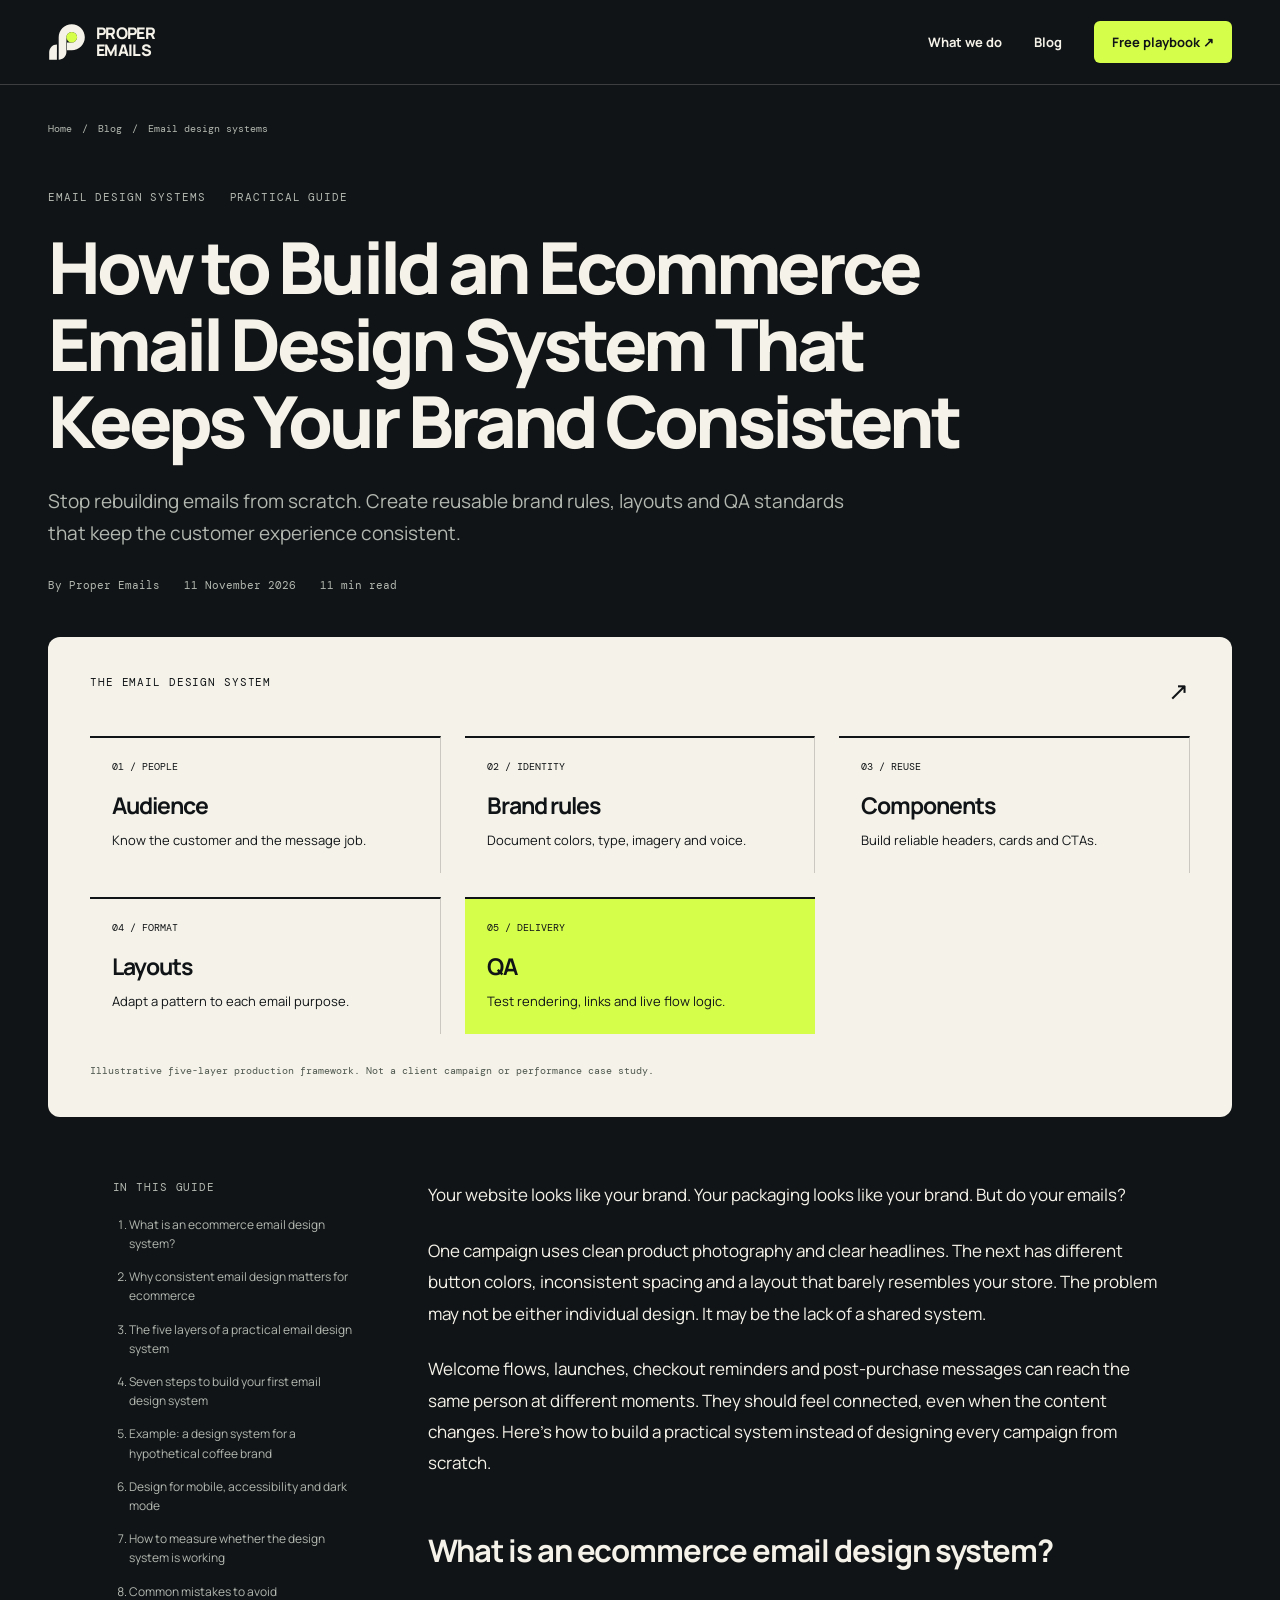
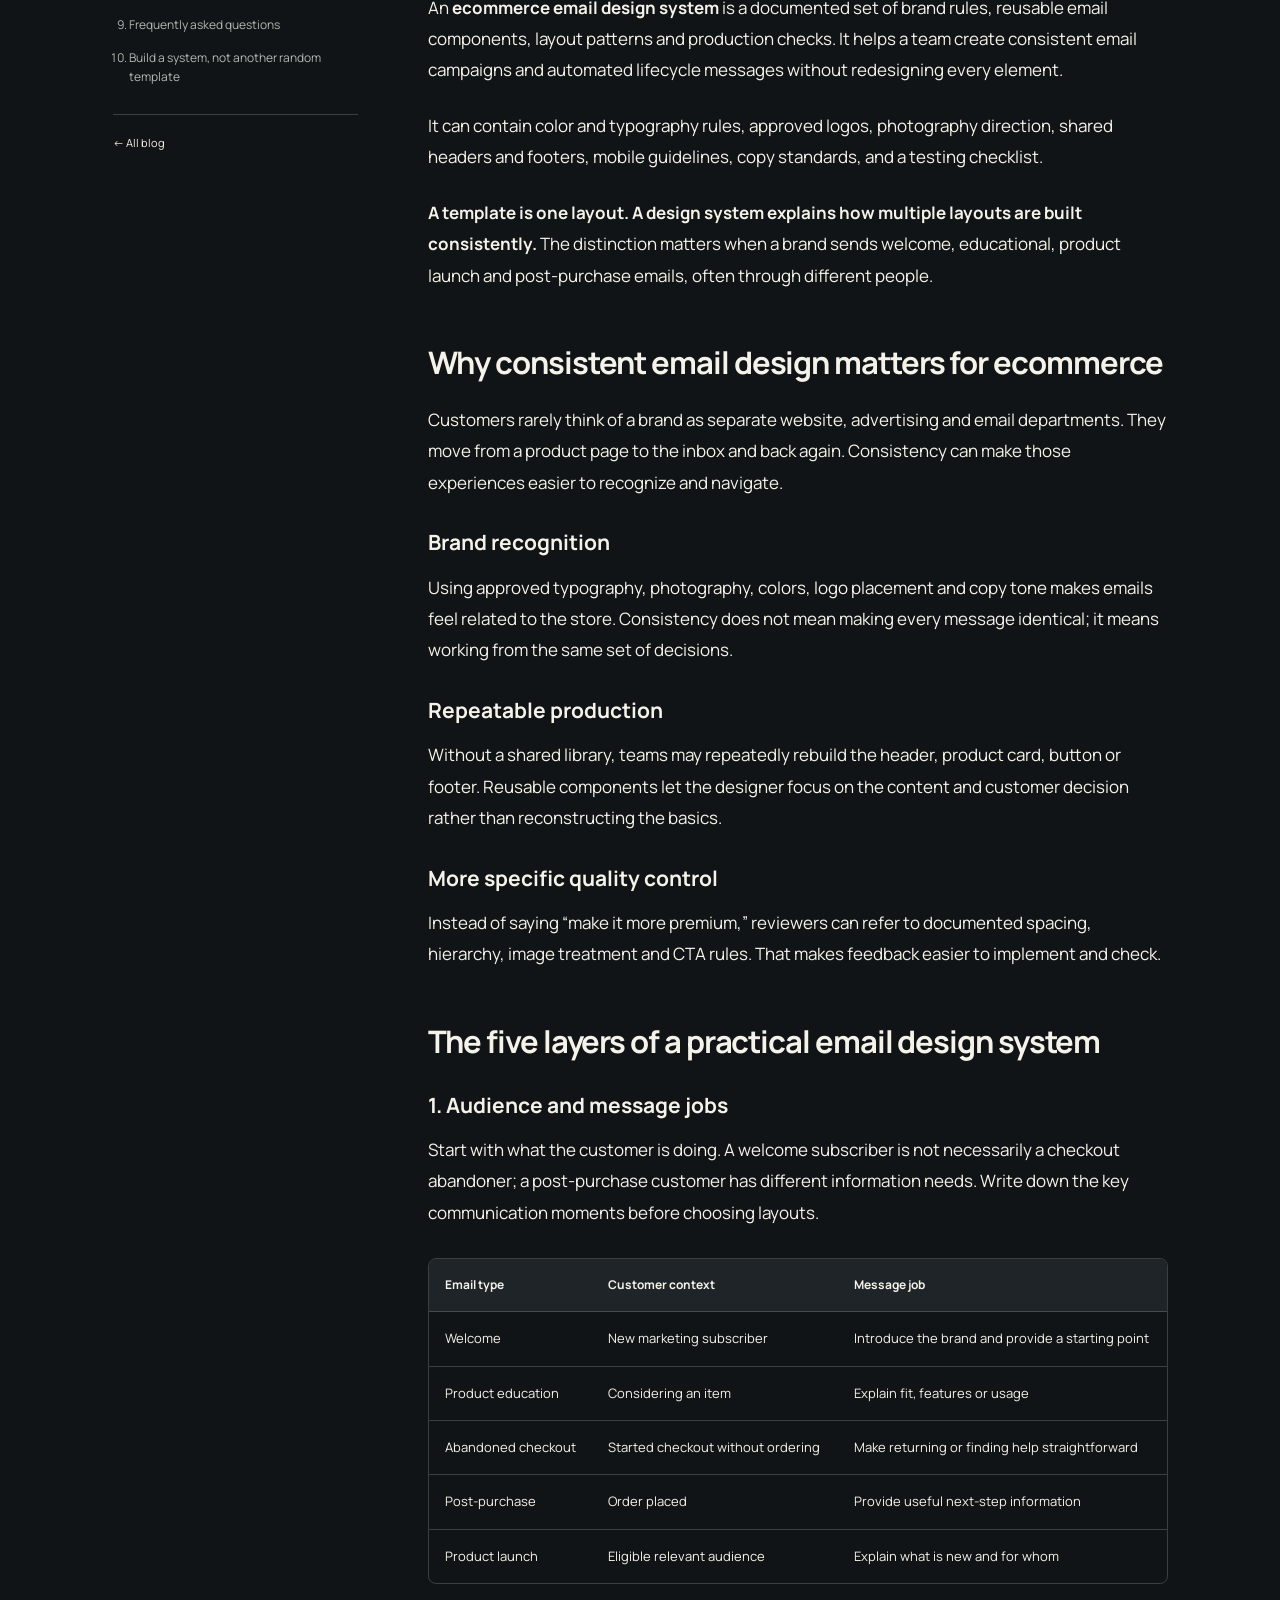
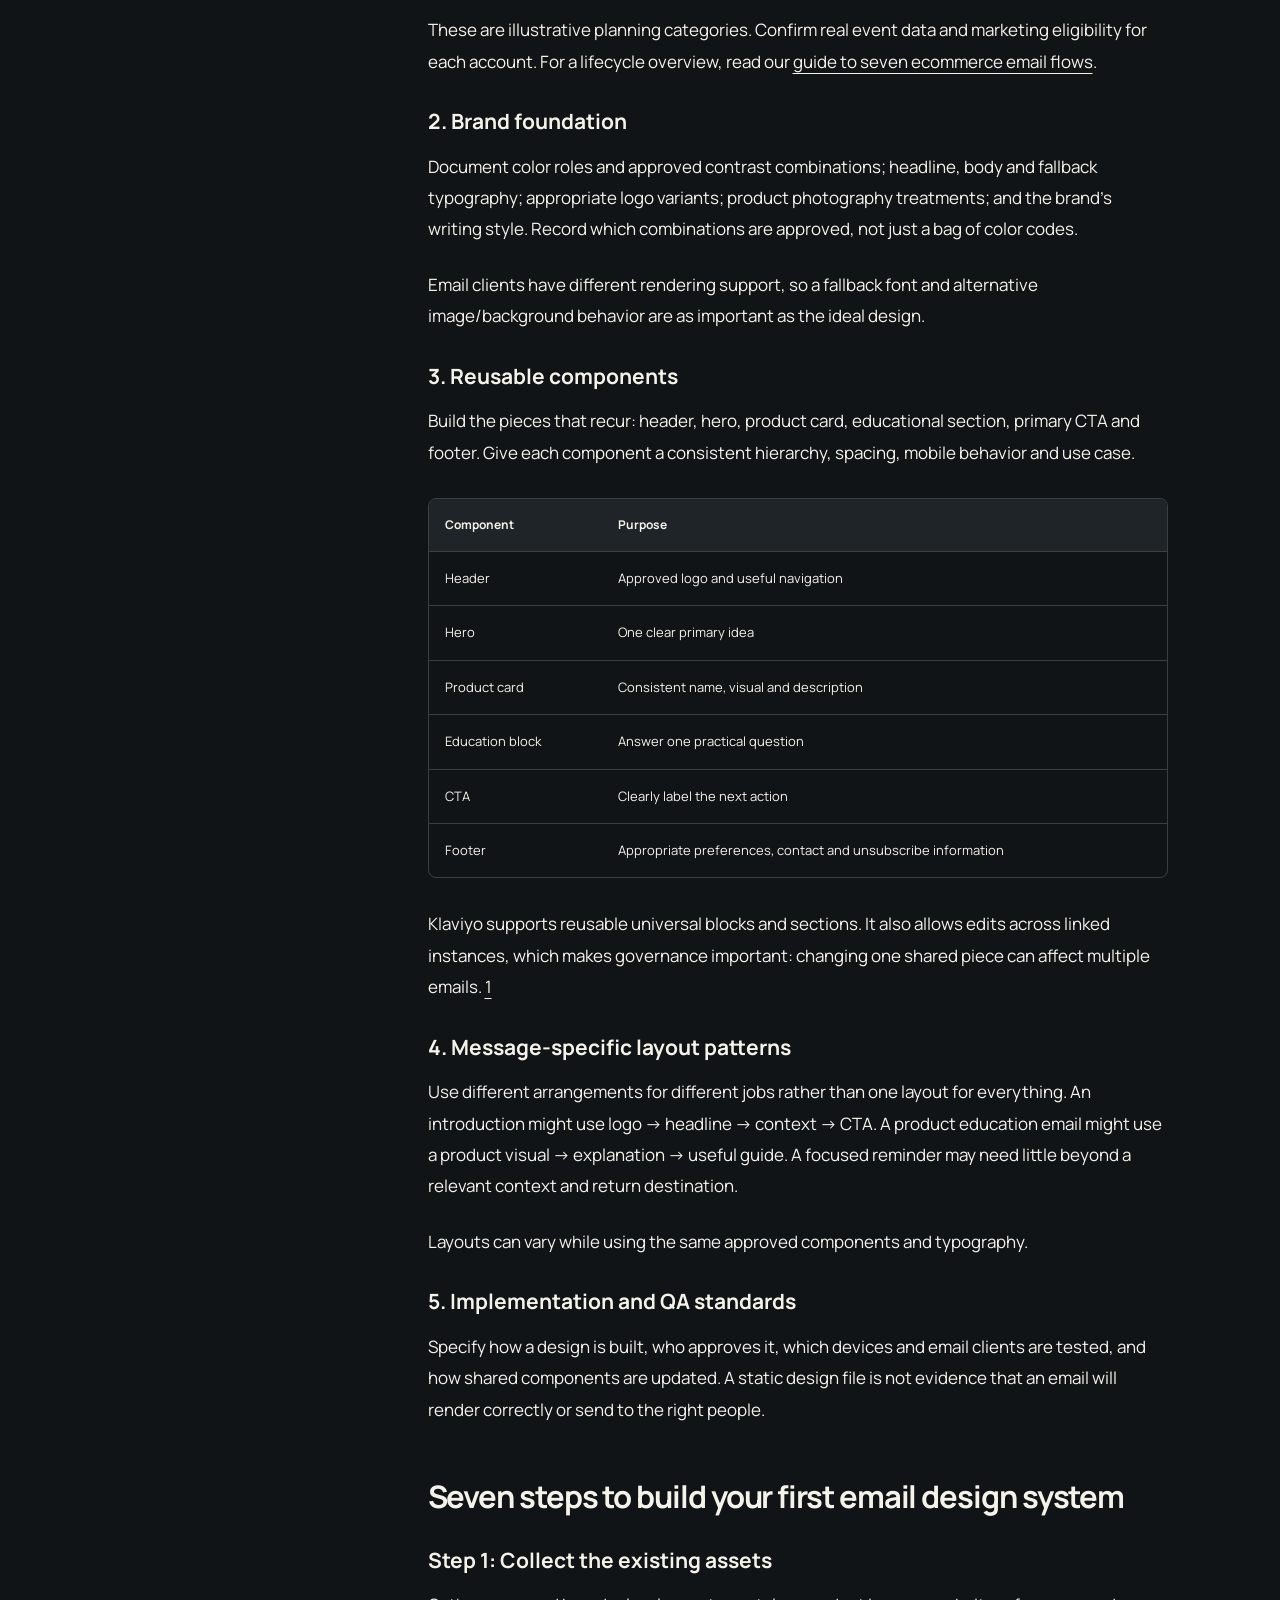
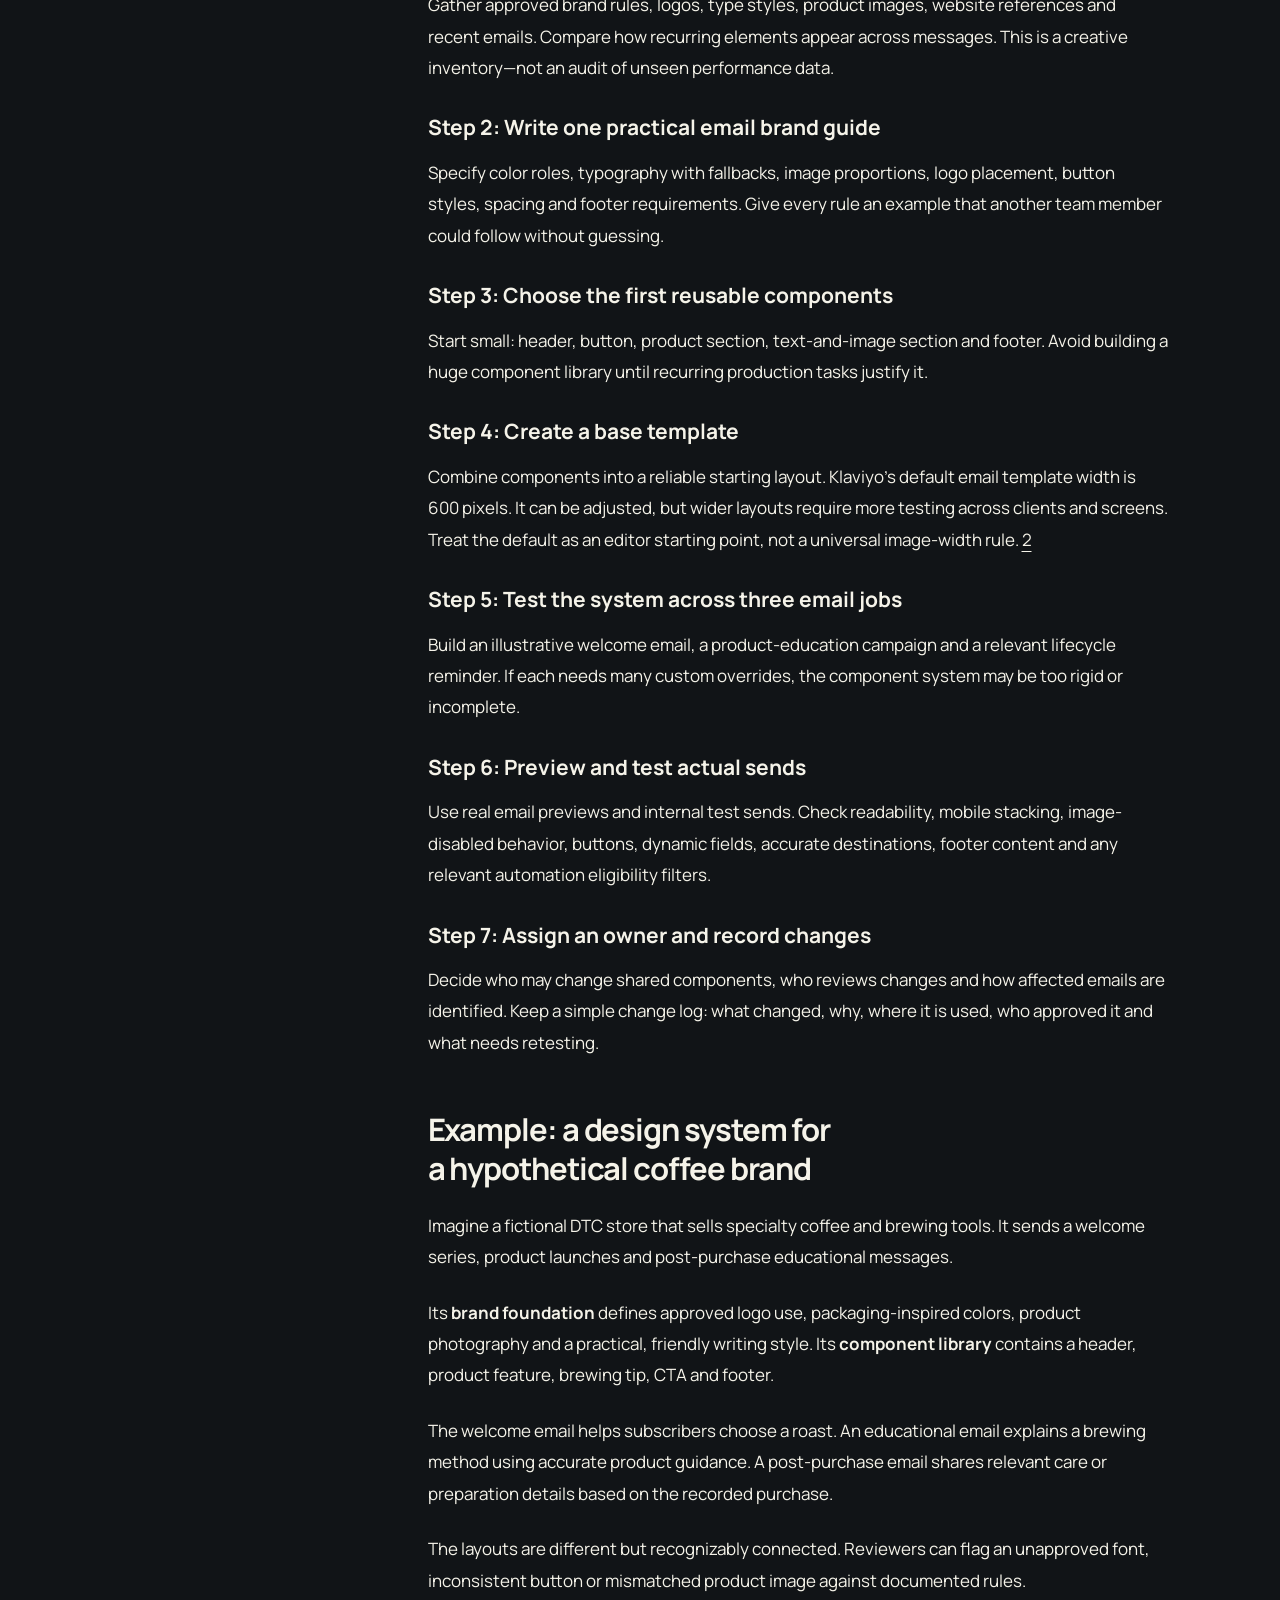
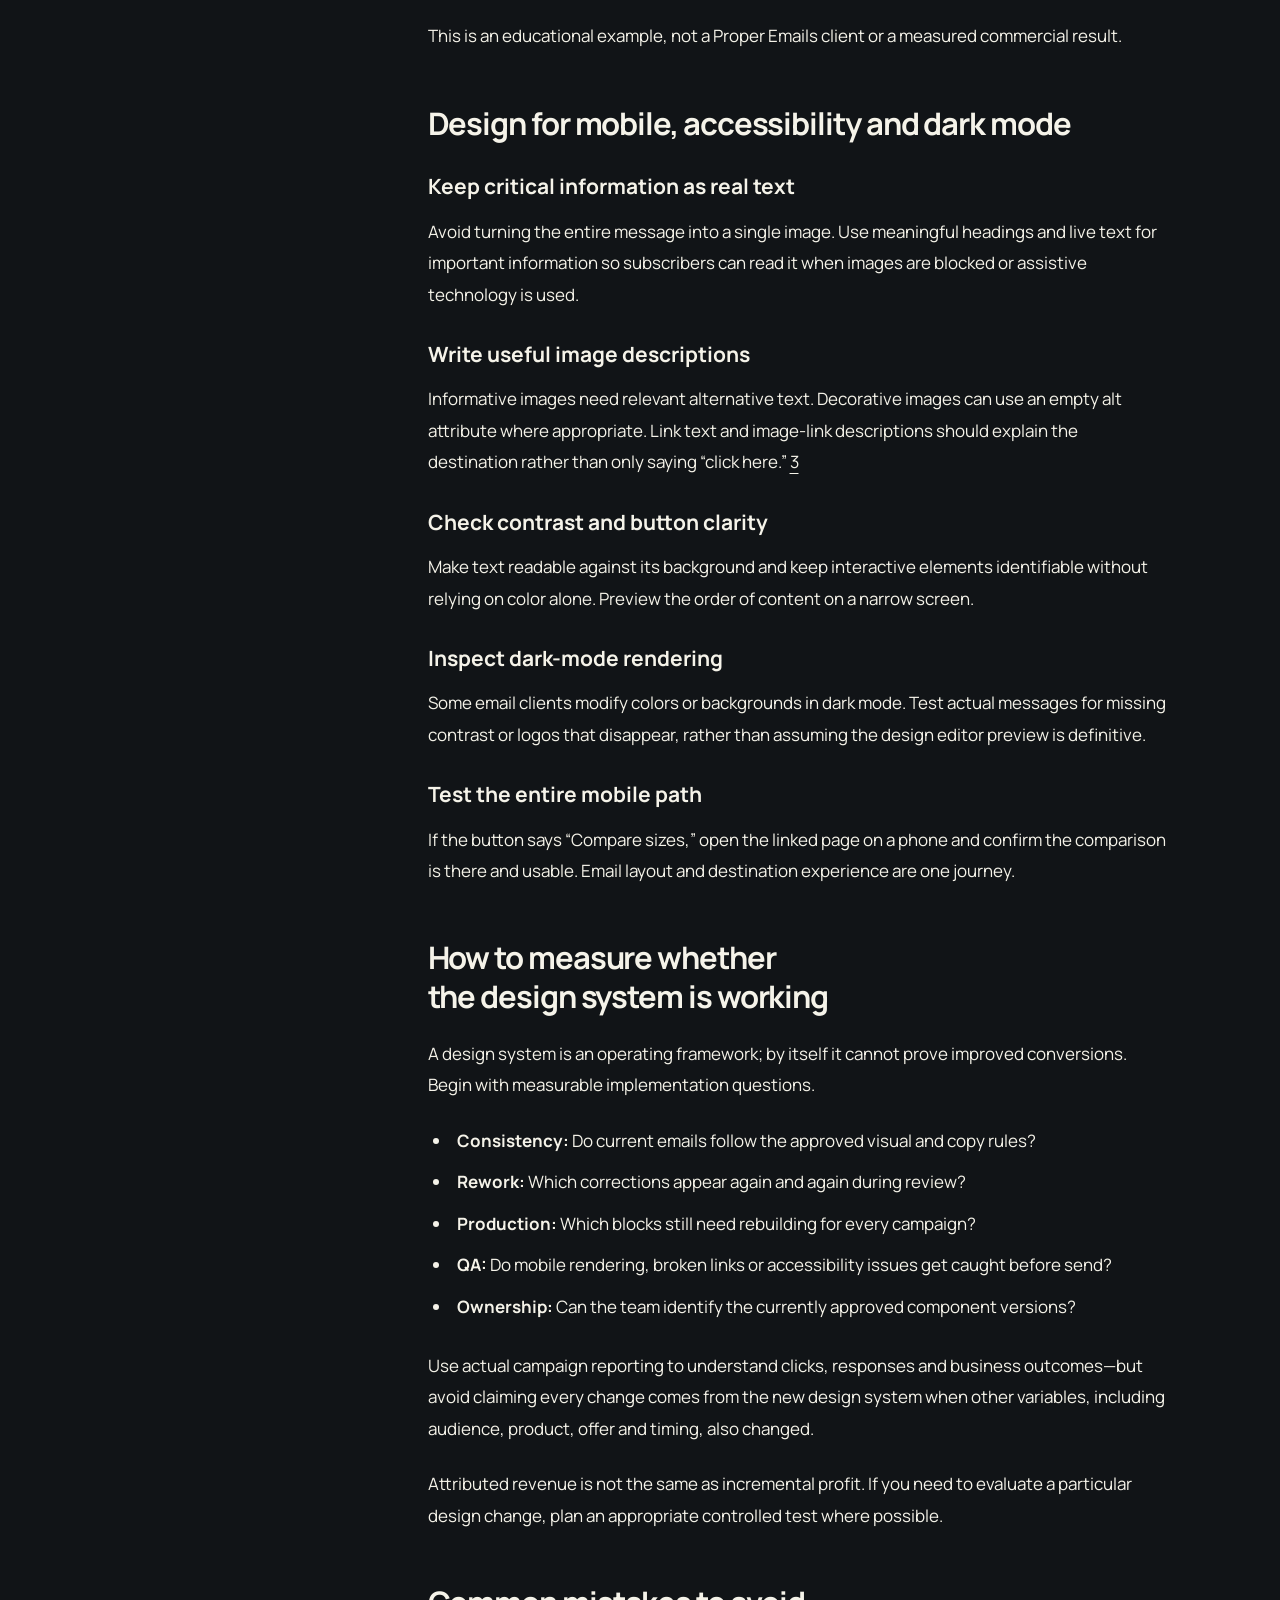
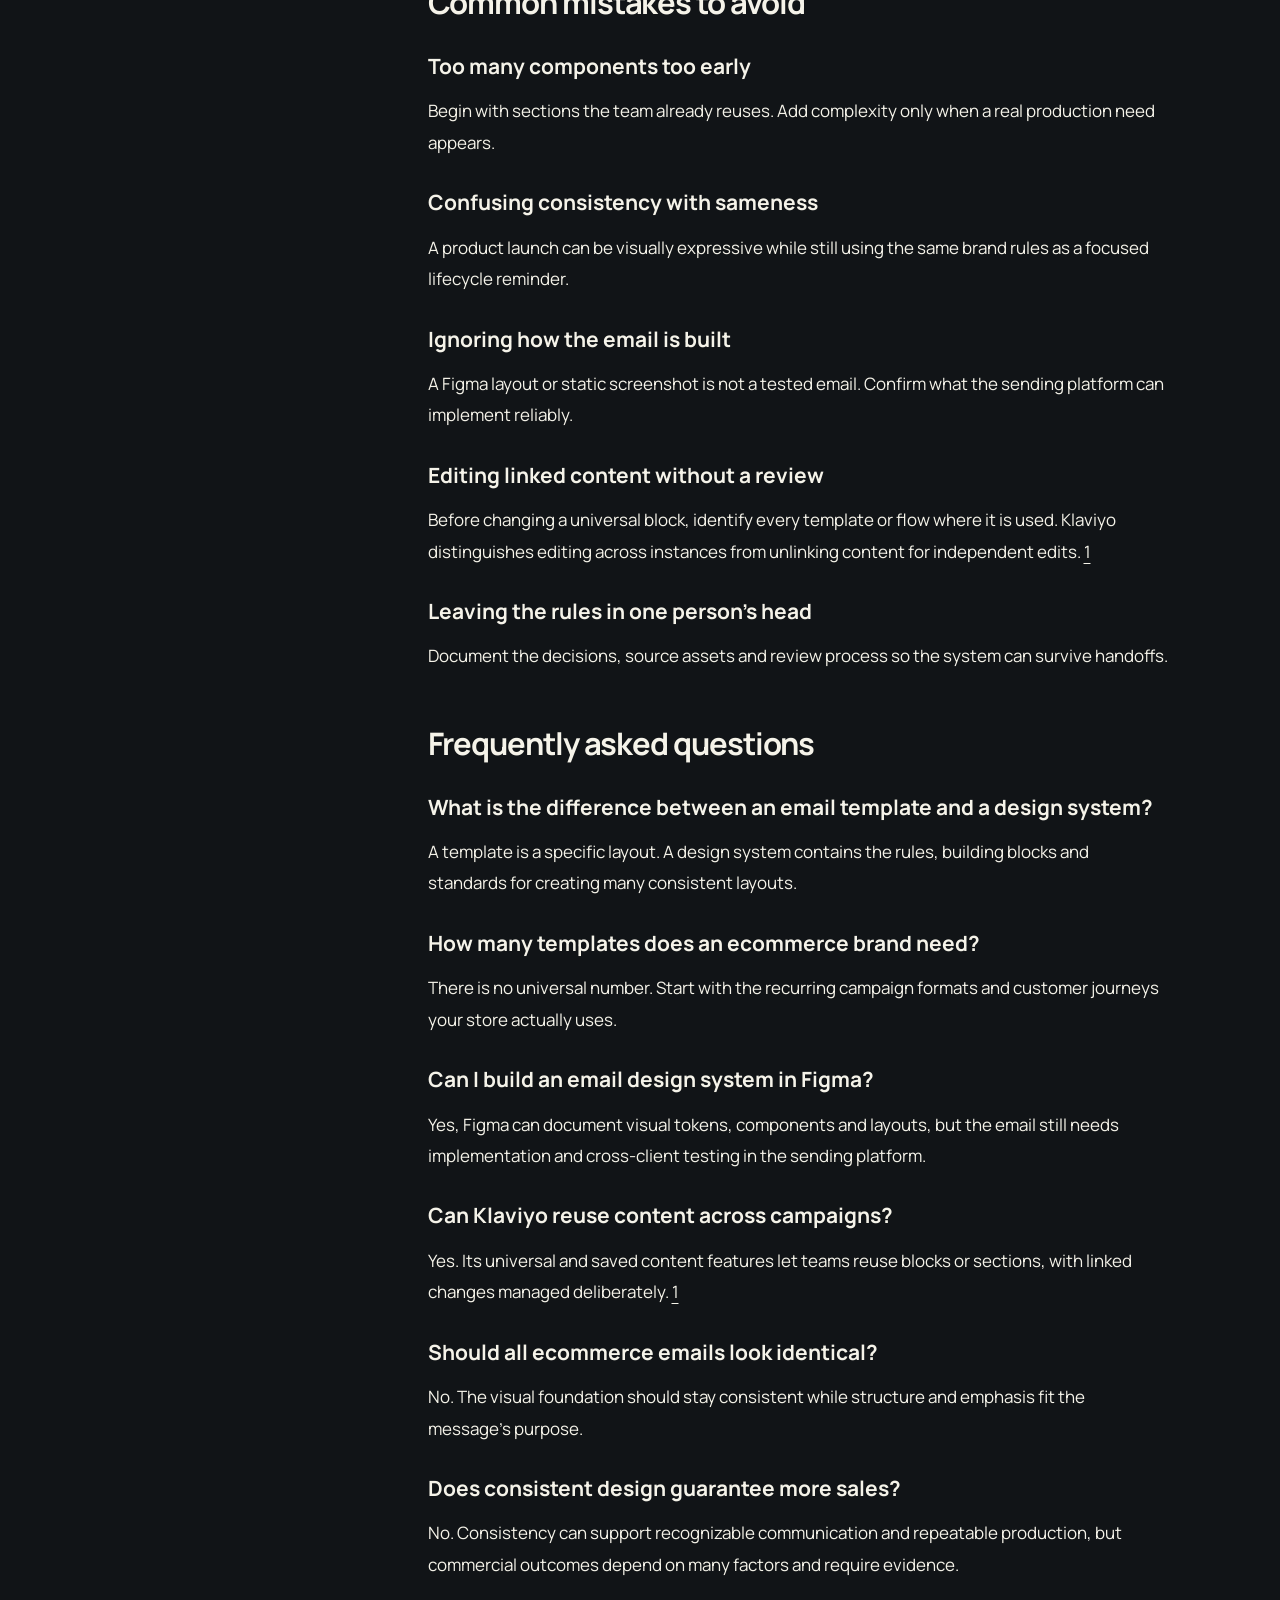
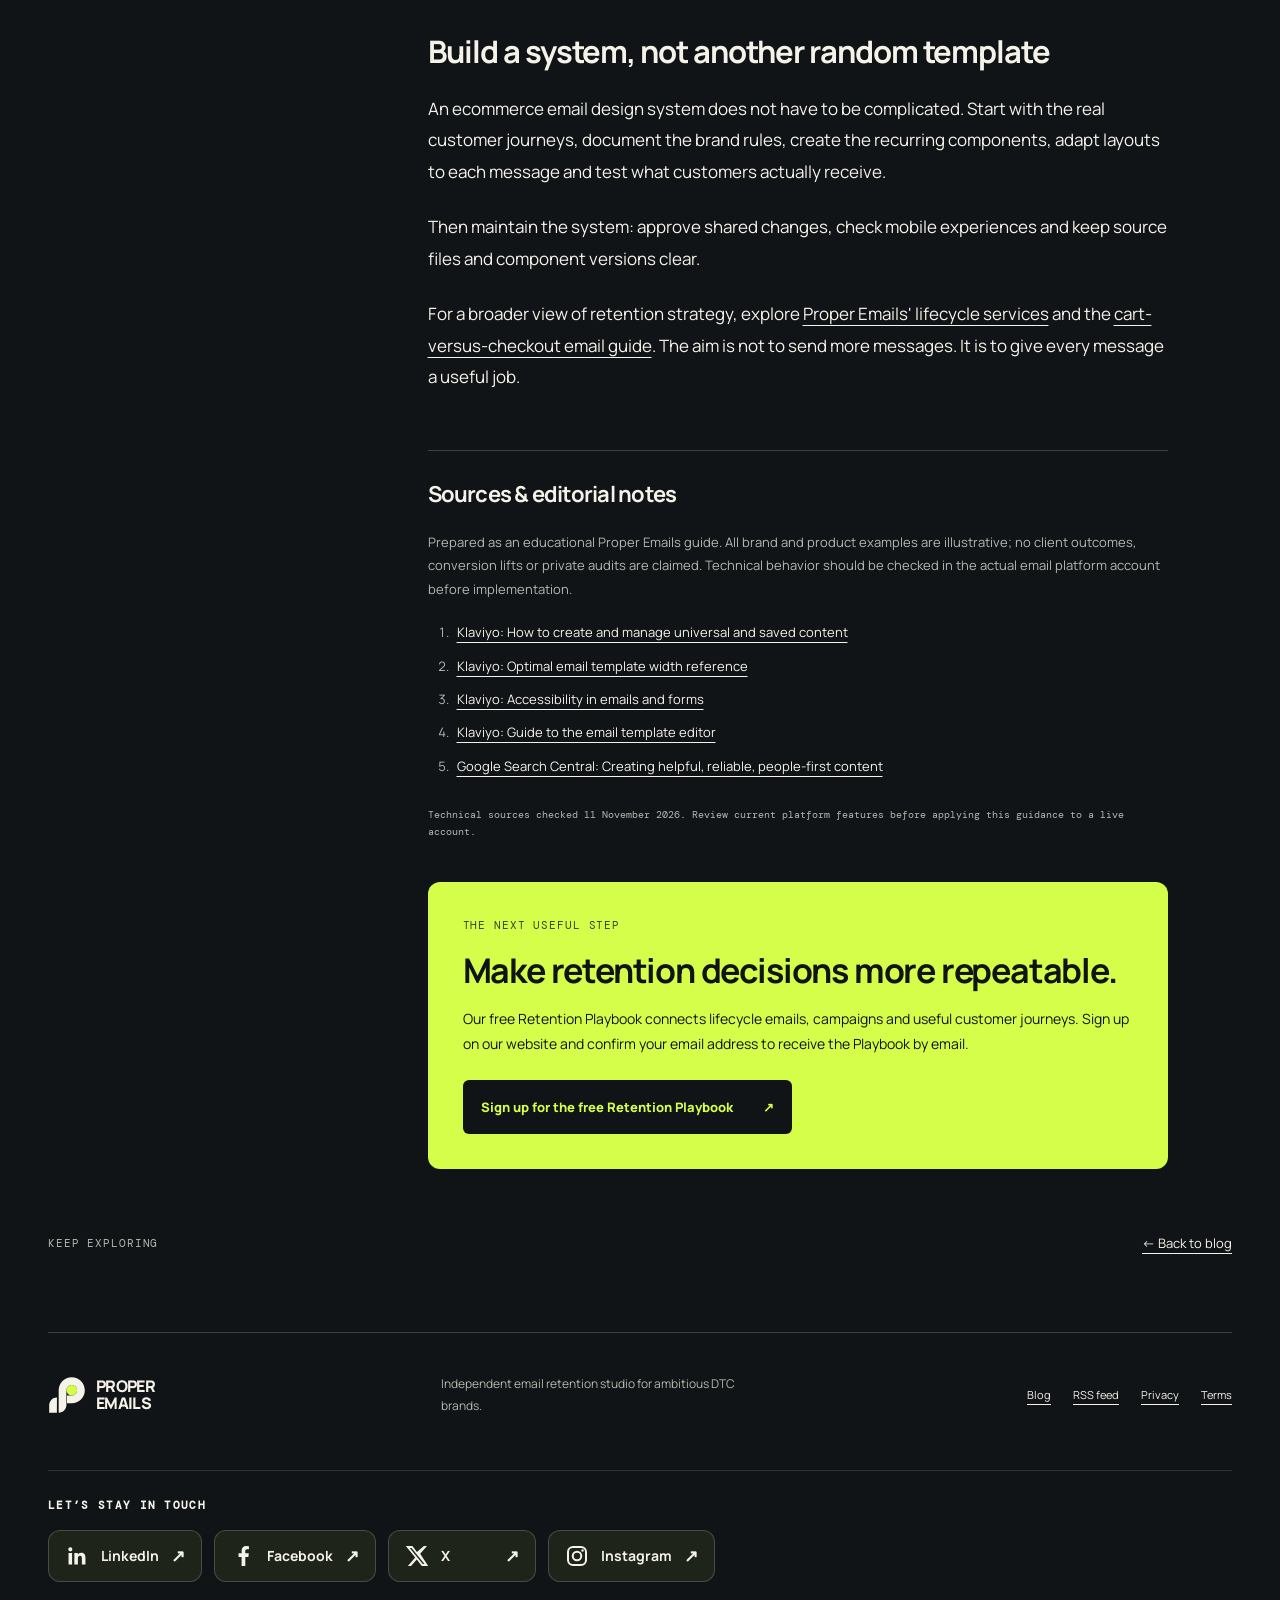
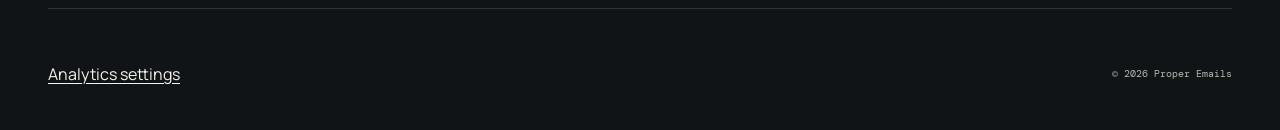
<file: blog/posts/ecommerce-email-design-system/index.html>
<!doctype html>
<html lang="en" data-theme="proper"><head><meta charset="utf-8"><meta name="viewport" content="width=device-width,initial-scale=1"><meta name="theme-color" content="#111417"><title>How to Build an Ecommerce Email Design System | Proper Emails</title><meta name="description" content="Build an ecommerce email design system with brand rules, reusable modules, mobile-first layouts, testing, and a practical QA checklist."><meta name="robots" content="index,follow"><link rel="canonical" href="https://properemails.com/blog/posts/ecommerce-email-design-system/"><link rel="icon" href="/assets/brand/favicon-1024.png" type="image/png" sizes="1024x1024"><link rel="stylesheet" href="/assets/integrations.css?v=social-icons-1"><script defer src="/assets/analytics.js"></script><script src="https://analytics.ahrefs.com/analytics.js" data-key="YZnZ1PcaZa8CDakNyFjhRw" async></script><link rel="alternate" type="application/rss+xml" title="Proper Emails Blog" href="/blog/feed.xml"><meta property="og:type" content="article"><meta property="og:site_name" content="Proper Emails"><meta property="og:title" content="How to Build an Ecommerce Email Design System | Proper Emails"><meta property="og:description" content="Build an ecommerce email design system with brand rules, reusable modules, mobile-first layouts, testing, and a practical QA checklist."><meta property="og:url" content="https://properemails.com/blog/posts/ecommerce-email-design-system/"><meta property="og:image" content="https://properemails.com/assets/brand/social-preview.png"><meta property="og:image:alt" content="Proper Emails official brand social preview"><meta name="twitter:card" content="summary_large_image"><link rel="preconnect" href="https://fonts.googleapis.com"><link rel="preconnect" href="https://fonts.gstatic.com" crossorigin><link href="https://fonts.googleapis.com/css2?family=DM+Mono:wght@400;500&family=Manrope:wght@400;500;600;700;800&display=swap" rel="stylesheet"><link rel="stylesheet" href="/assets/blog.css"><script type="application/ld+json">{"@context":"https://schema.org","@type":"BlogPosting","headline":"How to Build an Ecommerce Email Design System That Keeps Your Brand Consistent","description":"Build an ecommerce email design system with brand rules, reusable modules, mobile-first layouts, testing, and a practical QA checklist.","datePublished":"2026-11-11","author":{"@type":"Organization","name":"Proper Emails","url":"https://properemails.com/"},"publisher":{"@type":"Organization","@id":"https://properemails.com/#organization","name":"Proper Emails","url":"https://properemails.com/","logo":{"@type":"ImageObject","url":"https://properemails.com/assets/brand/favicon-1024.png","width":1024,"height":1024}},"image":["https://properemails.com/assets/brand/social-preview.png"],"mainEntityOfPage":"https://properemails.com/blog/posts/ecommerce-email-design-system/","inLanguage":"en","articleSection":"Email design systems"}</script></head><body><a class="skip" href="#main">Skip to content</a><header class="masthead"><div class="shell masthead-inner"><a class="brand" aria-label="Proper Emails homepage" href="/"><img src="/assets/brand/mark-light.svg" width="38" height="38" alt=""><span class="wordmark"><span>PROPER</span><span>EMAILS</span></span></a><nav aria-label="Main navigation"><a href="/#services">What we do</a><a href="/blog/" aria-current="location">Blog</a><a class="nav-cta" href="/#playbook">Free playbook <span aria-hidden="true">↗︎</span></a></nav></div></header><main id="main"><div class="shell"><nav class="breadcrumbs" aria-label="Breadcrumb"><a href="/">Home</a><span aria-hidden="true">/</span><a href="/blog/">Blog</a><span aria-hidden="true">/</span><span>Email design systems</span></nav><header class="article-header"><div class="eyebrow">Email design systems <span>PRACTICAL GUIDE</span></div><h1>How to Build an Ecommerce Email Design System That Keeps Your Brand Consistent</h1><p class="deck">Stop rebuilding emails from scratch. Create reusable brand rules, layouts and QA standards that keep the customer experience consistent.</p><div class="byline"><span>By Proper Emails</span><time datetime="2026-11-11">11 November 2026</time><span>11 min read</span></div></header><figure class="journey-figure"><div class="diagram-label">THE EMAIL DESIGN SYSTEM <span aria-hidden="true">↗︎</span></div><ol class="journey"><li><span>01 / PEOPLE</span><strong>Audience</strong><p>Know the customer and the message job.</p></li><li><span>02 / IDENTITY</span><strong>Brand rules</strong><p>Document colors, type, imagery and voice.</p></li><li><span>03 / REUSE</span><strong>Components</strong><p>Build reliable headers, cards and CTAs.</p></li><li><span>04 / FORMAT</span><strong>Layouts</strong><p>Adapt a pattern to each email purpose.</p></li><li><span>05 / DELIVERY</span><strong>QA</strong><p>Test rendering, links and live flow logic.</p></li></ol><figcaption>Illustrative five-layer production framework. Not a client campaign or performance case study.</figcaption></figure><div class="reading-layout"><aside class="toc"><nav aria-label="On this page"><p class="eyebrow">IN THIS GUIDE</p><ol><li><a href="#what-is-an-ecommerce-email-design-system">What is an ecommerce email design system?</a></li><li><a href="#why-consistent-email-design-matters">Why consistent email design matters for ecommerce</a></li><li><a href="#five-layers-of-an-email-design-system">The five layers of a practical email design system</a></li><li><a href="#seven-steps-to-build-the-system">Seven steps to build your first email design system</a></li><li><a href="#hypothetical-coffee-brand-example">Example: a design system for a hypothetical coffee brand</a></li><li><a href="#mobile-accessibility-and-dark-mode">Design for mobile, accessibility and dark mode</a></li><li><a href="#how-to-measure-your-design-system">How to measure whether the design system is working</a></li><li><a href="#common-email-design-system-mistakes">Common mistakes to avoid</a></li><li><a href="#frequently-asked-questions">Frequently asked questions</a></li><li><a href="#build-a-system-not-another-random-template">Build a system, not another random template</a></li></ol><a class="toc-back" href="/blog/">← All blog</a></nav></aside><article class="prose"><p>Your website looks like your brand. Your packaging looks like your brand. But do your emails?</p><p>One campaign uses clean product photography and clear headlines. The next has different button colors, inconsistent spacing and a layout that barely resembles your store. The problem may not be either individual design. It may be the lack of a shared system.</p><p>Welcome flows, launches, checkout reminders and post-purchase messages can reach the same person at different moments. They should feel connected, even when the content changes. Here's how to build a practical system instead of designing every campaign from scratch.</p><h2 id="what-is-an-ecommerce-email-design-system">What is an ecommerce email design system?</h2><p>An <strong>ecommerce email design system</strong> is a documented set of brand rules, reusable email components, layout patterns and production checks. It helps a team create consistent email campaigns and automated lifecycle messages without redesigning every element.</p><p>It can contain color and typography rules, approved logos, photography direction, shared headers and footers, mobile guidelines, copy standards, and a testing checklist.</p><p><strong>A template is one layout. A design system explains how multiple layouts are built consistently.</strong> The distinction matters when a brand sends welcome, educational, product launch and post-purchase emails, often through different people.</p>
<h2 id="why-consistent-email-design-matters">Why consistent email design matters for ecommerce</h2><p>Customers rarely think of a brand as separate website, advertising and email departments. They move from a product page to the inbox and back again. Consistency can make those experiences easier to recognize and navigate.</p><h3>Brand recognition</h3><p>Using approved typography, photography, colors, logo placement and copy tone makes emails feel related to the store. Consistency does not mean making every message identical; it means working from the same set of decisions.</p><h3>Repeatable production</h3><p>Without a shared library, teams may repeatedly rebuild the header, product card, button or footer. Reusable components let the designer focus on the content and customer decision rather than reconstructing the basics.</p><h3>More specific quality control</h3><p>Instead of saying “make it more premium,” reviewers can refer to documented spacing, hierarchy, image treatment and CTA rules. That makes feedback easier to implement and check.</p>
<h2 id="five-layers-of-an-email-design-system">The five layers of a practical email design system</h2><h3>1. Audience and message jobs</h3><p>Start with what the customer is doing. A welcome subscriber is not necessarily a checkout abandoner; a post-purchase customer has different information needs. Write down the key communication moments before choosing layouts.</p><div class="table-scroll" role="region" aria-label="Illustrative email types and message purposes" tabindex="0"><table><thead><tr><th scope="col">Email type</th><th scope="col">Customer context</th><th scope="col">Message job</th></tr></thead><tbody><tr><td>Welcome</td><td>New marketing subscriber</td><td>Introduce the brand and provide a starting point</td></tr><tr><td>Product education</td><td>Considering an item</td><td>Explain fit, features or usage</td></tr><tr><td>Abandoned checkout</td><td>Started checkout without ordering</td><td>Make returning or finding help straightforward</td></tr><tr><td>Post-purchase</td><td>Order placed</td><td>Provide useful next-step information</td></tr><tr><td>Product launch</td><td>Eligible relevant audience</td><td>Explain what is new and for whom</td></tr></tbody></table></div><p>These are illustrative planning categories. Confirm real event data and marketing eligibility for each account. For a lifecycle overview, read our <a href="/blog/posts/ecommerce-email-marketing-flows/">guide to seven ecommerce email flows</a>.</p>
<h3>2. Brand foundation</h3><p>Document color roles and approved contrast combinations; headline, body and fallback typography; appropriate logo variants; product photography treatments; and the brand's writing style. Record which combinations are approved, not just a bag of color codes.</p><p>Email clients have different rendering support, so a fallback font and alternative image/background behavior are as important as the ideal design.</p>
<h3>3. Reusable components</h3><p>Build the pieces that recur: header, hero, product card, educational section, primary CTA and footer. Give each component a consistent hierarchy, spacing, mobile behavior and use case.</p><div class="table-scroll" role="region" aria-label="Email component jobs" tabindex="0"><table><thead><tr><th scope="col">Component</th><th scope="col">Purpose</th></tr></thead><tbody><tr><td>Header</td><td>Approved logo and useful navigation</td></tr><tr><td>Hero</td><td>One clear primary idea</td></tr><tr><td>Product card</td><td>Consistent name, visual and description</td></tr><tr><td>Education block</td><td>Answer one practical question</td></tr><tr><td>CTA</td><td>Clearly label the next action</td></tr><tr><td>Footer</td><td>Appropriate preferences, contact and unsubscribe information</td></tr></tbody></table></div><p>Klaviyo supports reusable universal blocks and sections. It also allows edits across linked instances, which makes governance important: changing one shared piece can affect multiple emails. <a href="#source-1">1</a></p>
<h3>4. Message-specific layout patterns</h3><p>Use different arrangements for different jobs rather than one layout for everything. An introduction might use logo → headline → context → CTA. A product education email might use a product visual → explanation → useful guide. A focused reminder may need little beyond a relevant context and return destination.</p><p>Layouts can vary while using the same approved components and typography.</p>
<h3>5. Implementation and QA standards</h3><p>Specify how a design is built, who approves it, which devices and email clients are tested, and how shared components are updated. A static design file is not evidence that an email will render correctly or send to the right people.</p>
<h2 id="seven-steps-to-build-the-system">Seven steps to build your first email design system</h2><h3>Step 1: Collect the existing assets</h3><p>Gather approved brand rules, logos, type styles, product images, website references and recent emails. Compare how recurring elements appear across messages. This is a creative inventory—not an audit of unseen performance data.</p><h3>Step 2: Write one practical email brand guide</h3><p>Specify color roles, typography with fallbacks, image proportions, logo placement, button styles, spacing and footer requirements. Give every rule an example that another team member could follow without guessing.</p><h3>Step 3: Choose the first reusable components</h3><p>Start small: header, button, product section, text-and-image section and footer. Avoid building a huge component library until recurring production tasks justify it.</p><h3>Step 4: Create a base template</h3><p>Combine components into a reliable starting layout. Klaviyo's default email template width is 600 pixels. It can be adjusted, but wider layouts require more testing across clients and screens. Treat the default as an editor starting point, not a universal image-width rule. <a href="#source-2">2</a></p><h3>Step 5: Test the system across three email jobs</h3><p>Build an illustrative welcome email, a product-education campaign and a relevant lifecycle reminder. If each needs many custom overrides, the component system may be too rigid or incomplete.</p><h3>Step 6: Preview and test actual sends</h3><p>Use real email previews and internal test sends. Check readability, mobile stacking, image-disabled behavior, buttons, dynamic fields, accurate destinations, footer content and any relevant automation eligibility filters.</p><h3>Step 7: Assign an owner and record changes</h3><p>Decide who may change shared components, who reviews changes and how affected emails are identified. Keep a simple change log: what changed, why, where it is used, who approved it and what needs retesting.</p>
<h2 id="hypothetical-coffee-brand-example">Example: a design system for a hypothetical coffee brand</h2><p>Imagine a fictional DTC store that sells specialty coffee and brewing tools. It sends a welcome series, product launches and post-purchase educational messages.</p><p>Its <strong>brand foundation</strong> defines approved logo use, packaging-inspired colors, product photography and a practical, friendly writing style. Its <strong>component library</strong> contains a header, product feature, brewing tip, CTA and footer.</p><p>The welcome email helps subscribers choose a roast. An educational email explains a brewing method using accurate product guidance. A post-purchase email shares relevant care or preparation details based on the recorded purchase.</p><p>The layouts are different but recognizably connected. Reviewers can flag an unapproved font, inconsistent button or mismatched product image against documented rules.</p><p>This is an educational example, not a Proper Emails client or a measured commercial result.</p>
<h2 id="mobile-accessibility-and-dark-mode">Design for mobile, accessibility and dark mode</h2><h3>Keep critical information as real text</h3><p>Avoid turning the entire message into a single image. Use meaningful headings and live text for important information so subscribers can read it when images are blocked or assistive technology is used.</p><h3>Write useful image descriptions</h3><p>Informative images need relevant alternative text. Decorative images can use an empty alt attribute where appropriate. Link text and image-link descriptions should explain the destination rather than only saying “click here.” <a href="#source-3">3</a></p><h3>Check contrast and button clarity</h3><p>Make text readable against its background and keep interactive elements identifiable without relying on color alone. Preview the order of content on a narrow screen.</p><h3>Inspect dark-mode rendering</h3><p>Some email clients modify colors or backgrounds in dark mode. Test actual messages for missing contrast or logos that disappear, rather than assuming the design editor preview is definitive.</p><h3>Test the entire mobile path</h3><p>If the button says “Compare sizes,” open the linked page on a phone and confirm the comparison is there and usable. Email layout and destination experience are one journey.</p>
<h2 id="how-to-measure-your-design-system">How to measure whether the design system is working</h2><p>A design system is an operating framework; by itself it cannot prove improved conversions. Begin with measurable implementation questions.</p><ul><li><strong>Consistency:</strong> Do current emails follow the approved visual and copy rules?</li><li><strong>Rework:</strong> Which corrections appear again and again during review?</li><li><strong>Production:</strong> Which blocks still need rebuilding for every campaign?</li><li><strong>QA:</strong> Do mobile rendering, broken links or accessibility issues get caught before send?</li><li><strong>Ownership:</strong> Can the team identify the currently approved component versions?</li></ul><p>Use actual campaign reporting to understand clicks, responses and business outcomes—but avoid claiming every change comes from the new design system when other variables, including audience, product, offer and timing, also changed.</p><p>Attributed revenue is not the same as incremental profit. If you need to evaluate a particular design change, plan an appropriate controlled test where possible.</p>
<h2 id="common-email-design-system-mistakes">Common mistakes to avoid</h2><h3>Too many components too early</h3><p>Begin with sections the team already reuses. Add complexity only when a real production need appears.</p><h3>Confusing consistency with sameness</h3><p>A product launch can be visually expressive while still using the same brand rules as a focused lifecycle reminder.</p><h3>Ignoring how the email is built</h3><p>A Figma layout or static screenshot is not a tested email. Confirm what the sending platform can implement reliably.</p><h3>Editing linked content without a review</h3><p>Before changing a universal block, identify every template or flow where it is used. Klaviyo distinguishes editing across instances from unlinking content for independent edits. <a href="#source-1">1</a></p><h3>Leaving the rules in one person's head</h3><p>Document the decisions, source assets and review process so the system can survive handoffs.</p>
<h2 id="frequently-asked-questions">Frequently asked questions</h2><h3>What is the difference between an email template and a design system?</h3><p>A template is a specific layout. A design system contains the rules, building blocks and standards for creating many consistent layouts.</p><h3>How many templates does an ecommerce brand need?</h3><p>There is no universal number. Start with the recurring campaign formats and customer journeys your store actually uses.</p><h3>Can I build an email design system in Figma?</h3><p>Yes, Figma can document visual tokens, components and layouts, but the email still needs implementation and cross-client testing in the sending platform.</p><h3>Can Klaviyo reuse content across campaigns?</h3><p>Yes. Its universal and saved content features let teams reuse blocks or sections, with linked changes managed deliberately. <a href="#source-1">1</a></p><h3>Should all ecommerce emails look identical?</h3><p>No. The visual foundation should stay consistent while structure and emphasis fit the message's purpose.</p><h3>Does consistent design guarantee more sales?</h3><p>No. Consistency can support recognizable communication and repeatable production, but commercial outcomes depend on many factors and require evidence.</p>
<h2 id="build-a-system-not-another-random-template">Build a system, not another random template</h2><p>An ecommerce email design system does not have to be complicated. Start with the real customer journeys, document the brand rules, create the recurring components, adapt layouts to each message and test what customers actually receive.</p><p>Then maintain the system: approve shared changes, check mobile experiences and keep source files and component versions clear.</p><p>For a broader view of retention strategy, explore <a href="/#services">Proper Emails' lifecycle services</a> and the <a href="/blog/posts/cart-abandonment-vs-checkout-abandonment/">cart-versus-checkout email guide</a>. The aim is not to send more messages. It is to give every message a useful job.</p><section class="sources" aria-labelledby="sources"><h2 id="sources">Sources &amp; editorial notes</h2><p>Prepared as an educational Proper Emails guide. All brand and product examples are illustrative; no client outcomes, conversion lifts or private audits are claimed. Technical behavior should be checked in the actual email platform account before implementation.</p><ol><li id="source-1"><a href="https://help.klaviyo.com/hc/en-us/articles/115005413888">Klaviyo: How to create and manage universal and saved content</a></li><li id="source-2"><a href="https://help.klaviyo.com/hc/en-us/articles/115001435352">Klaviyo: Optimal email template width reference</a></li><li id="source-3"><a href="https://help.klaviyo.com/hc/en-us/articles/360034711931">Klaviyo: Accessibility in emails and forms</a></li><li id="source-4"><a href="https://help.klaviyo.com/hc/en-us/articles/4407911841435">Klaviyo: Guide to the email template editor</a></li><li id="source-5"><a href="https://developers.google.com/search/docs/fundamentals/creating-helpful-content">Google Search Central: Creating helpful, reliable, people-first content</a></li></ol><p class="source-date">Technical sources checked 11 November 2026. Review current platform features before applying this guidance to a live account.</p></section><section class="article-cta"><span class="eyebrow">THE NEXT USEFUL STEP</span><h2>Make retention decisions more repeatable.</h2><p>Our free Retention Playbook connects lifecycle emails, campaigns and useful customer journeys. Sign up on our website and confirm your email address to receive the Playbook by email.</p><a class="button" href="/#playbook">Sign up for the free Retention Playbook <span aria-hidden="true">↗︎</span></a></section></article></div><div class="article-end"><span class="eyebrow">KEEP EXPLORING</span><a href="/blog/">← Back to blog</a></div></div></main><footer class="site-footer"><div class="shell footer-inner"><a class="brand" href="/" aria-label="Proper Emails homepage"><img src="/assets/brand/mark-light.svg" width="38" height="38" alt=""><span class="wordmark"><span>PROPER</span><span>EMAILS</span></span></a><p>Independent email retention studio for ambitious DTC brands.</p><nav aria-label="Footer navigation"><a href="/blog/">Blog</a><a href="/blog/feed.xml">RSS feed</a><a href="/privacy/">Privacy</a><a href="/terms/">Terms</a></nav><nav class="pe-socials" aria-label="Proper Emails social profiles"><span class="pe-socials-label">LET’S STAY IN TOUCH</span><div class="pe-socials-links"><a class="pe-social-link" href="https://www.linkedin.com/in/proper-emails/" target="_blank" rel="noopener noreferrer" aria-label="Proper Emails on LinkedIn (opens in a new tab)"><svg viewBox="0 0 24 24" width="24" height="24" aria-hidden="true" focusable="false"><path d="M20.45 20.45h-3.56v-5.57c0-1.33-.03-3.04-1.85-3.04-1.86 0-2.14 1.45-2.14 2.94v5.67H9.34V9h3.42v1.56h.05c.48-.9 1.64-1.85 3.37-1.85 3.6 0 4.27 2.37 4.27 5.46v6.28ZM5.32 7.43a2.07 2.07 0 1 1 0-4.14 2.07 2.07 0 0 1 0 4.14ZM7.1 20.45H3.54V9H7.1v11.45Z"/></svg><span>LinkedIn</span><span class="pe-social-arrow" aria-hidden="true">↗︎</span></a><a class="pe-social-link" href="https://www.facebook.com/profile.php?id=61595363733910" target="_blank" rel="noopener noreferrer" aria-label="Proper Emails on Facebook (opens in a new tab)"><svg viewBox="0 0 24 24" width="24" height="24" aria-hidden="true" focusable="false"><path d="M14.3 22v-9.12h3.06l.46-3.56H14.3V7.05c0-1.03.28-1.73 1.76-1.73h1.88V2.14A25.1 25.1 0 0 0 15.2 2c-2.72 0-4.59 1.66-4.59 4.7v2.62H7.54v3.56h3.07V22h3.69Z"/></svg><span>Facebook</span><span class="pe-social-arrow" aria-hidden="true">↗︎</span></a><a class="pe-social-link" href="https://x.com/properemails" target="_blank" rel="noopener noreferrer" aria-label="Proper Emails on X (opens in a new tab)"><svg viewBox="0 0 24 24" width="24" height="24" aria-hidden="true" focusable="false"><path d="M18.9 2H22l-6.8 7.8L23.2 22h-6.4l-5-6.6L6 22H2.9l7.3-8.4L.8 2h6.6l4.5 6L18.9 2Zm-1.1 18h1.7L6.5 3.9H4.7L17.8 20Z"/></svg><span>X</span><span class="pe-social-arrow" aria-hidden="true">↗︎</span></a><a class="pe-social-link" href="https://www.instagram.com/properemails/" target="_blank" rel="noopener noreferrer" aria-label="Proper Emails on Instagram (opens in a new tab)"><svg viewBox="0 0 24 24" width="24" height="24" aria-hidden="true" focusable="false"><rect x="3" y="3" width="18" height="18" rx="5" fill="none" stroke="currentColor" stroke-width="2"/><circle cx="12" cy="12" r="4.25" fill="none" stroke="currentColor" stroke-width="2"/><circle cx="17.5" cy="6.5" r="1.25"/></svg><span>Instagram</span><span class="pe-social-arrow" aria-hidden="true">↗︎</span></a></div></nav><button class="pe-analytics-settings" type="button" data-pe-analytics-settings>Analytics settings</button><small>© 2026 Proper Emails</small></div></footer></body></html>
</file>
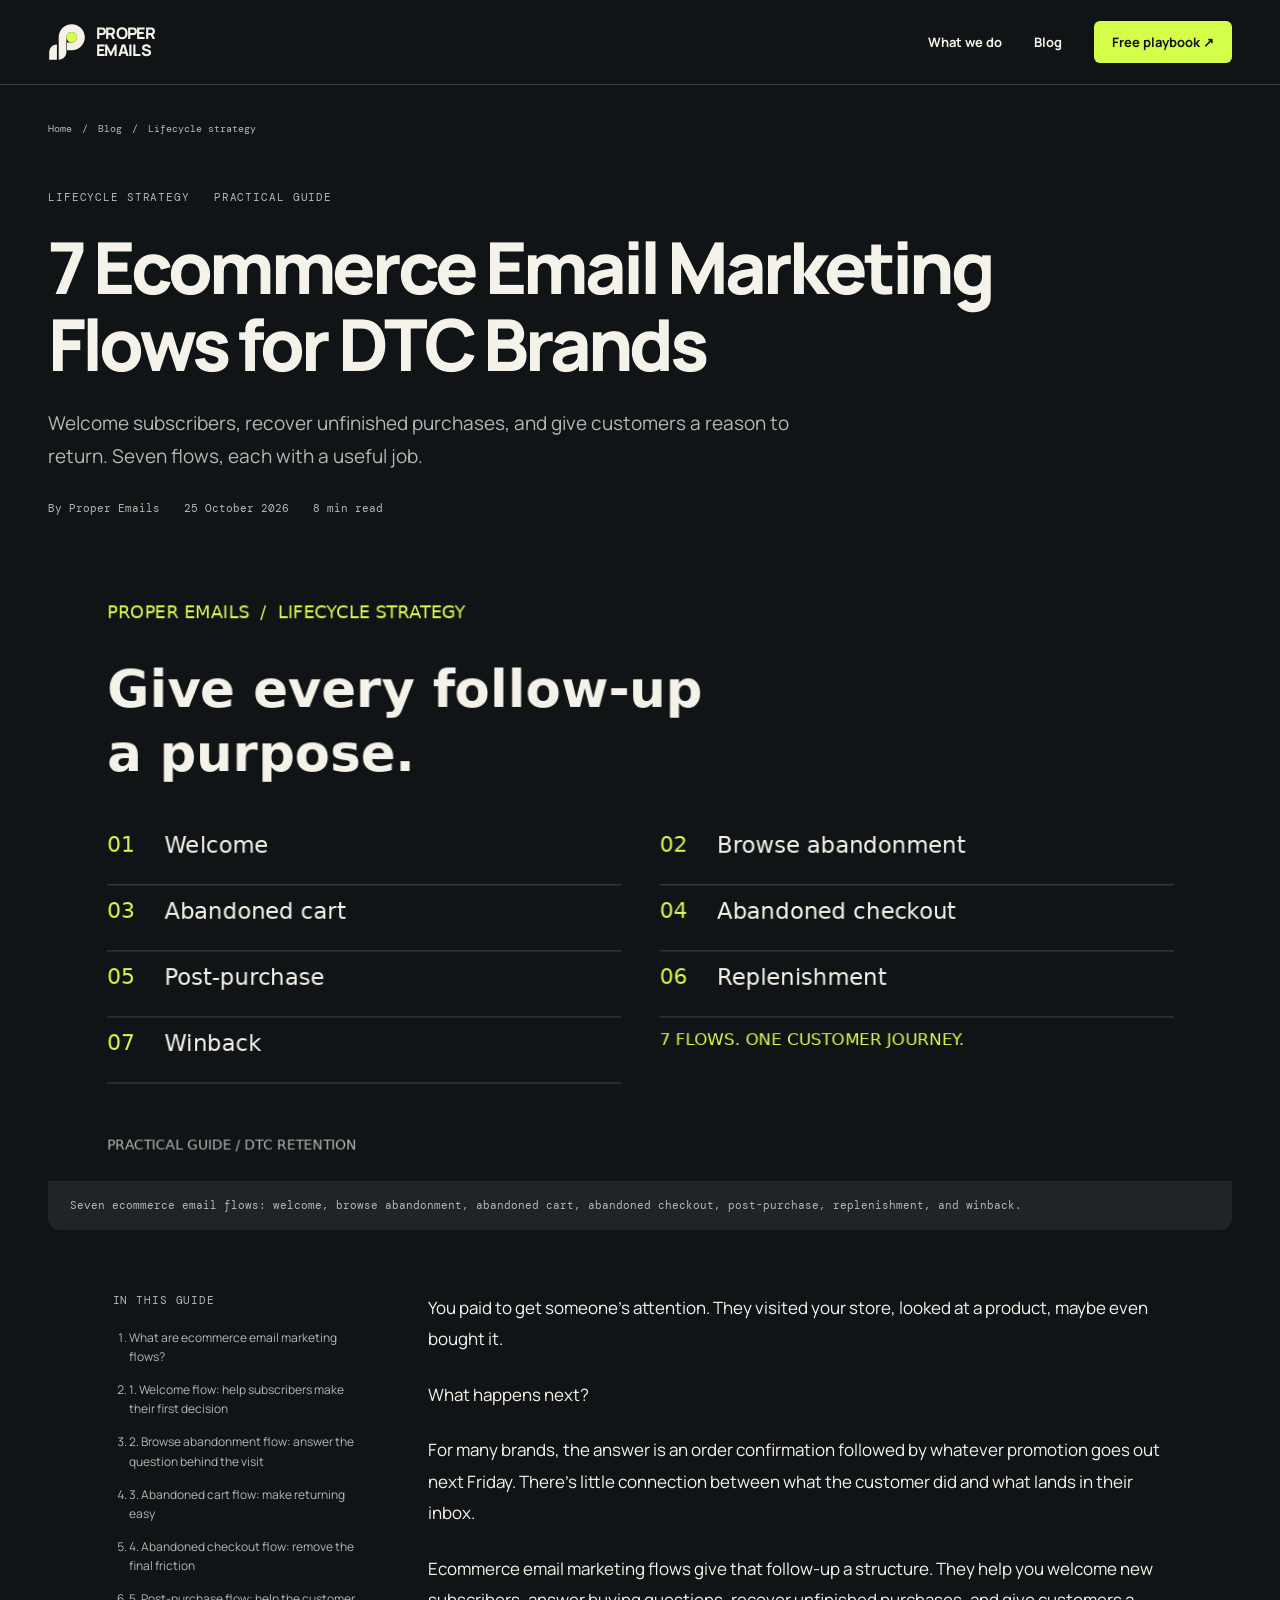
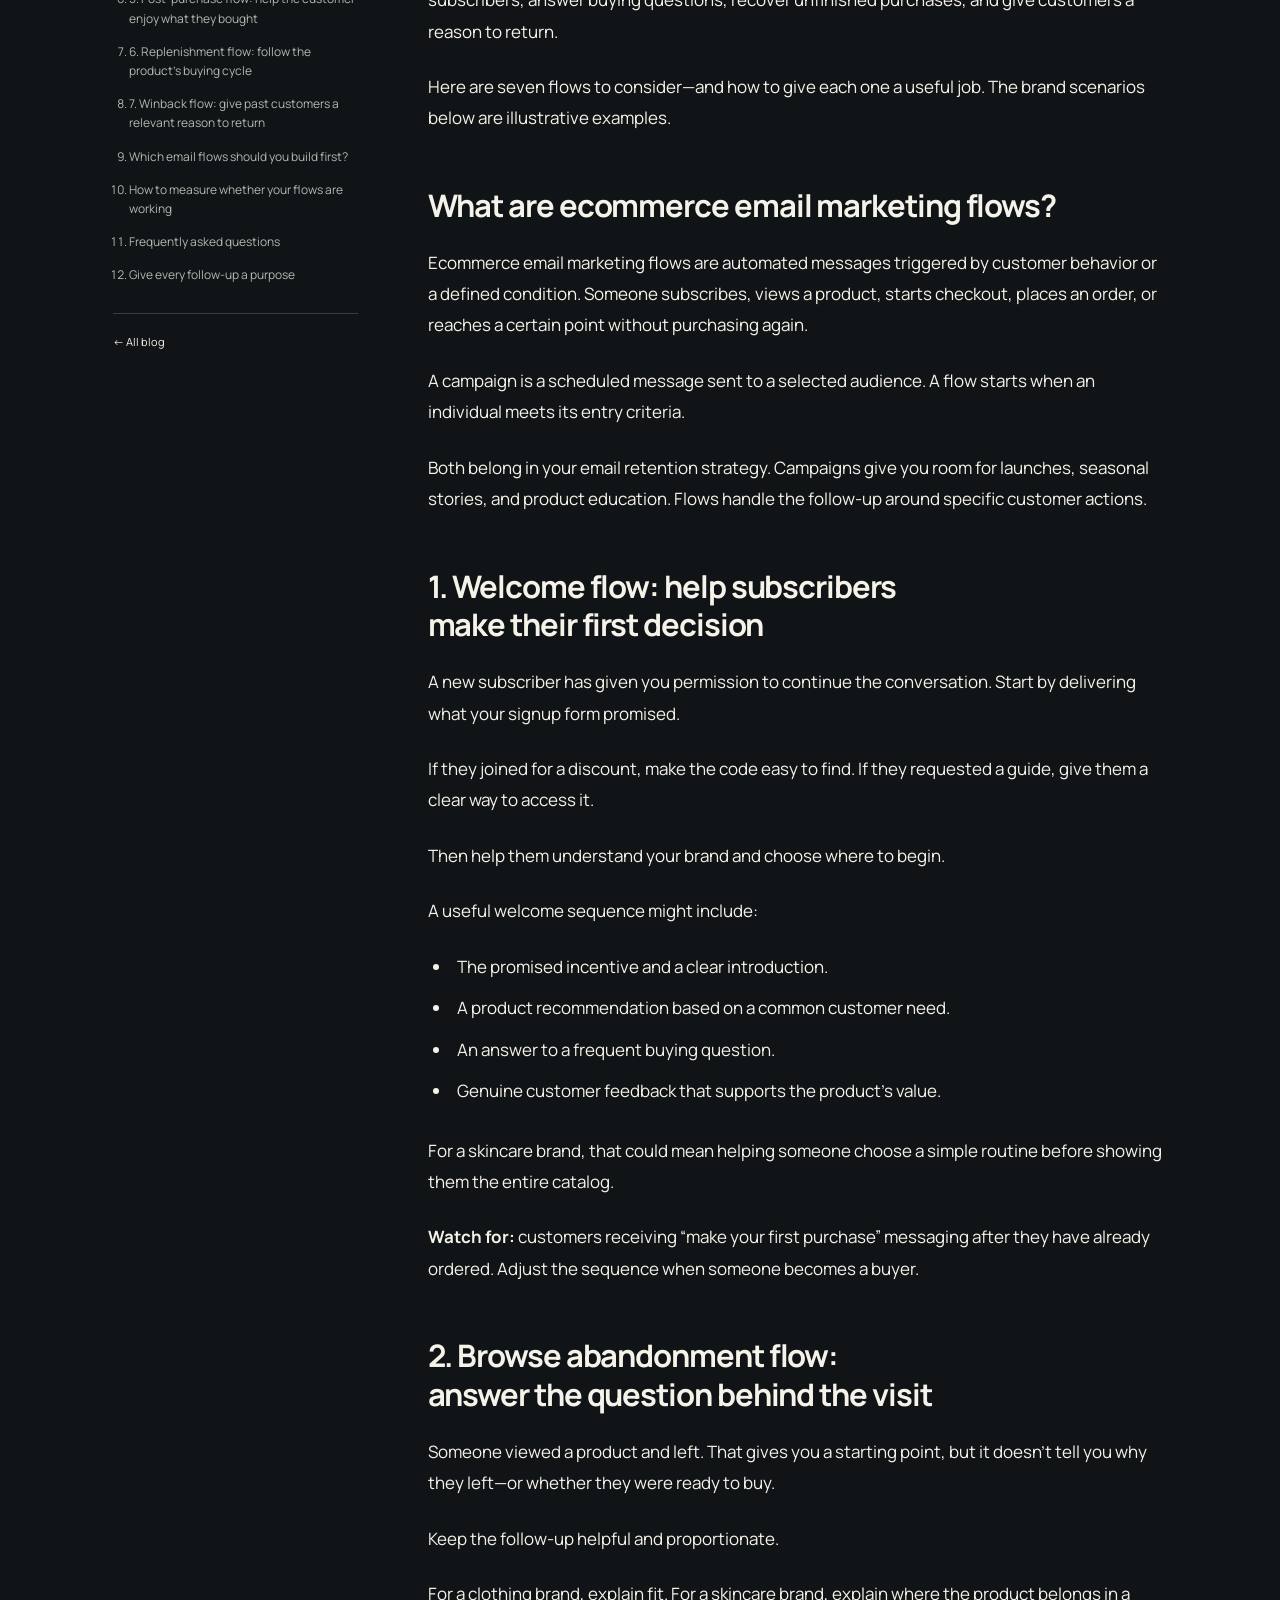
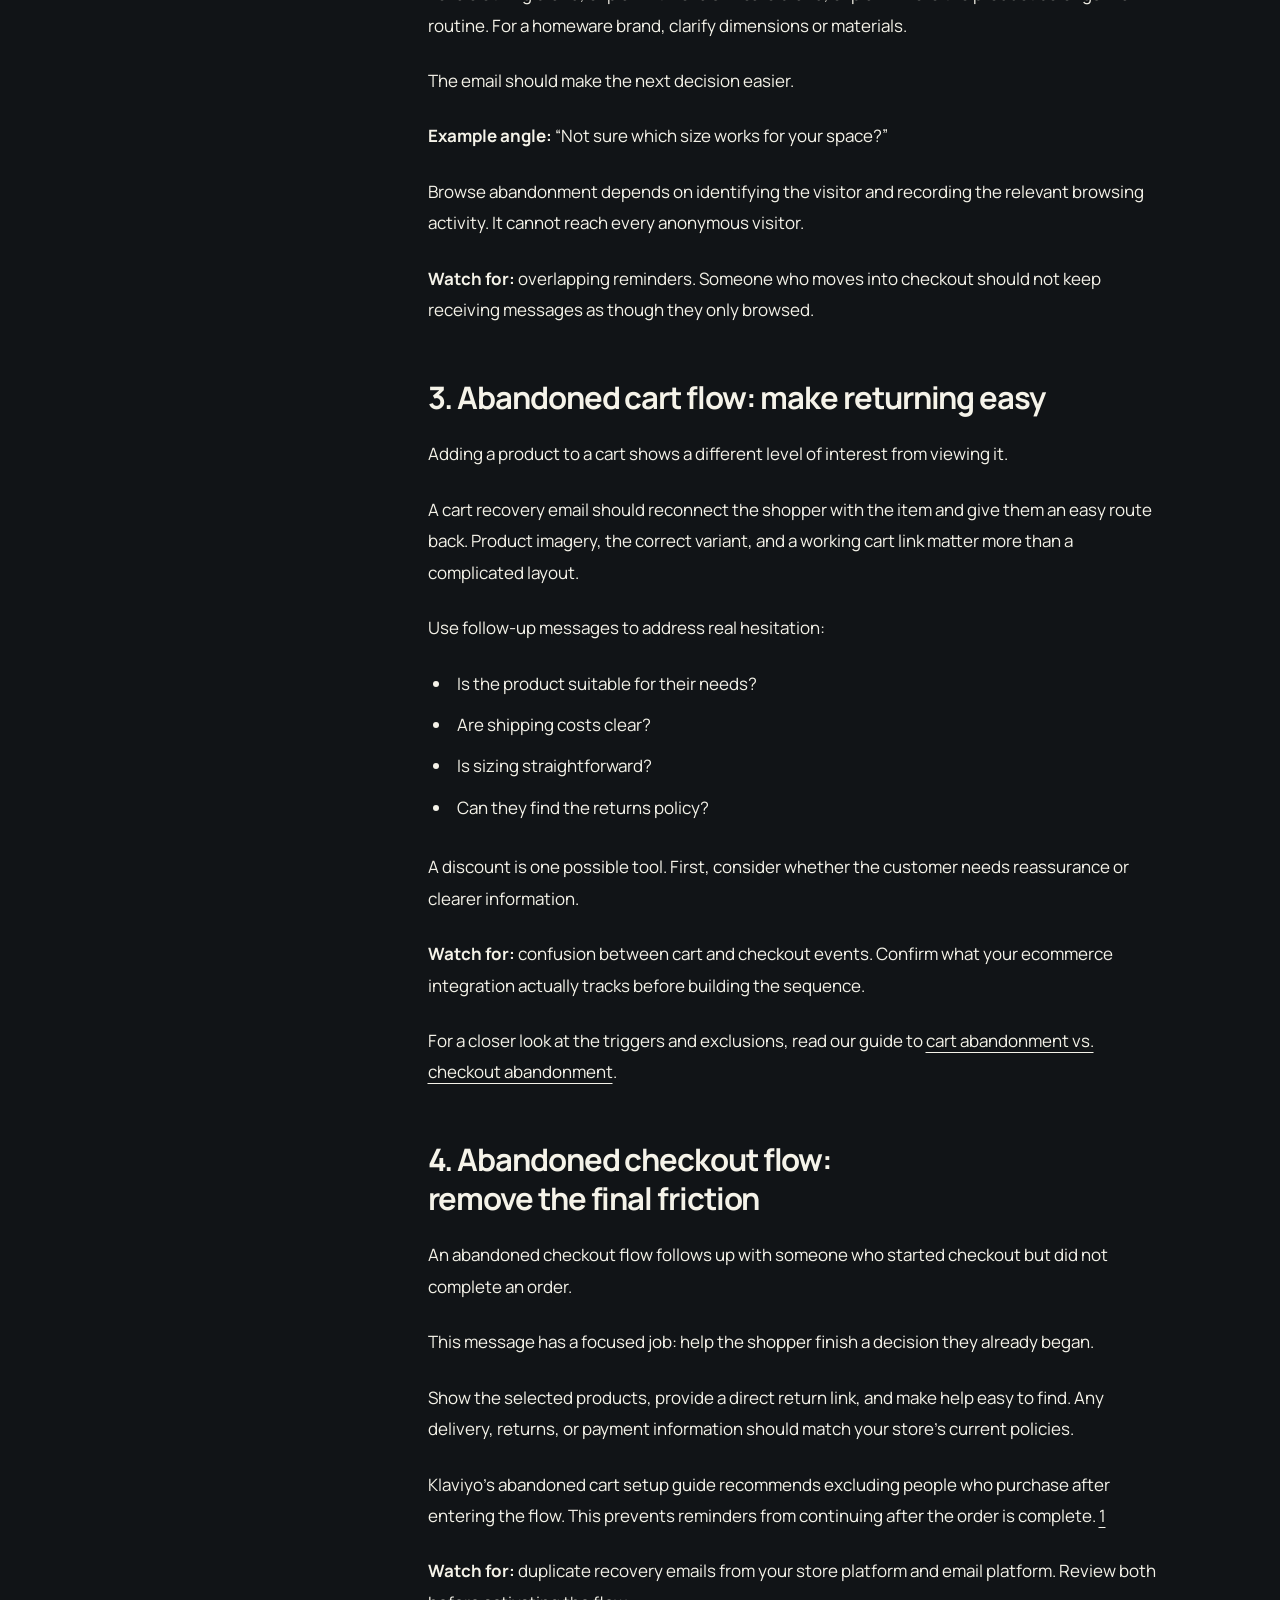
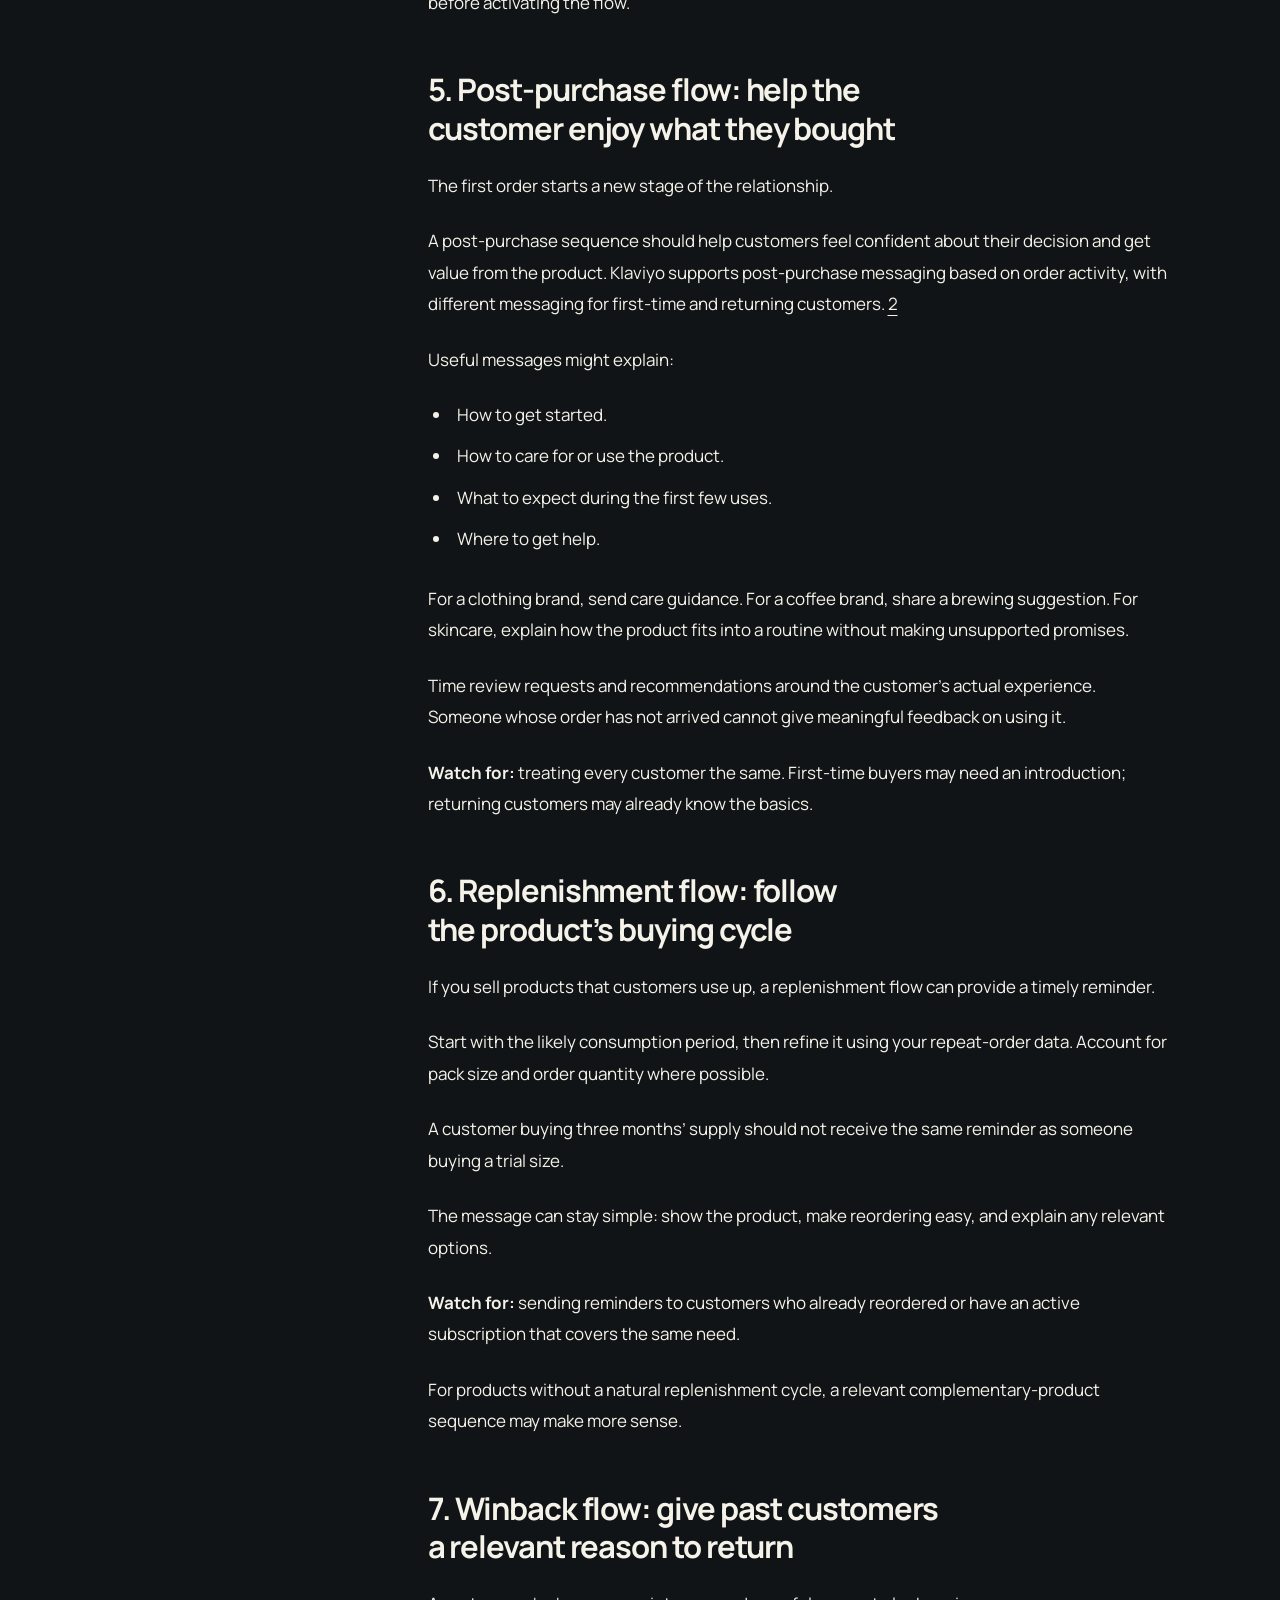
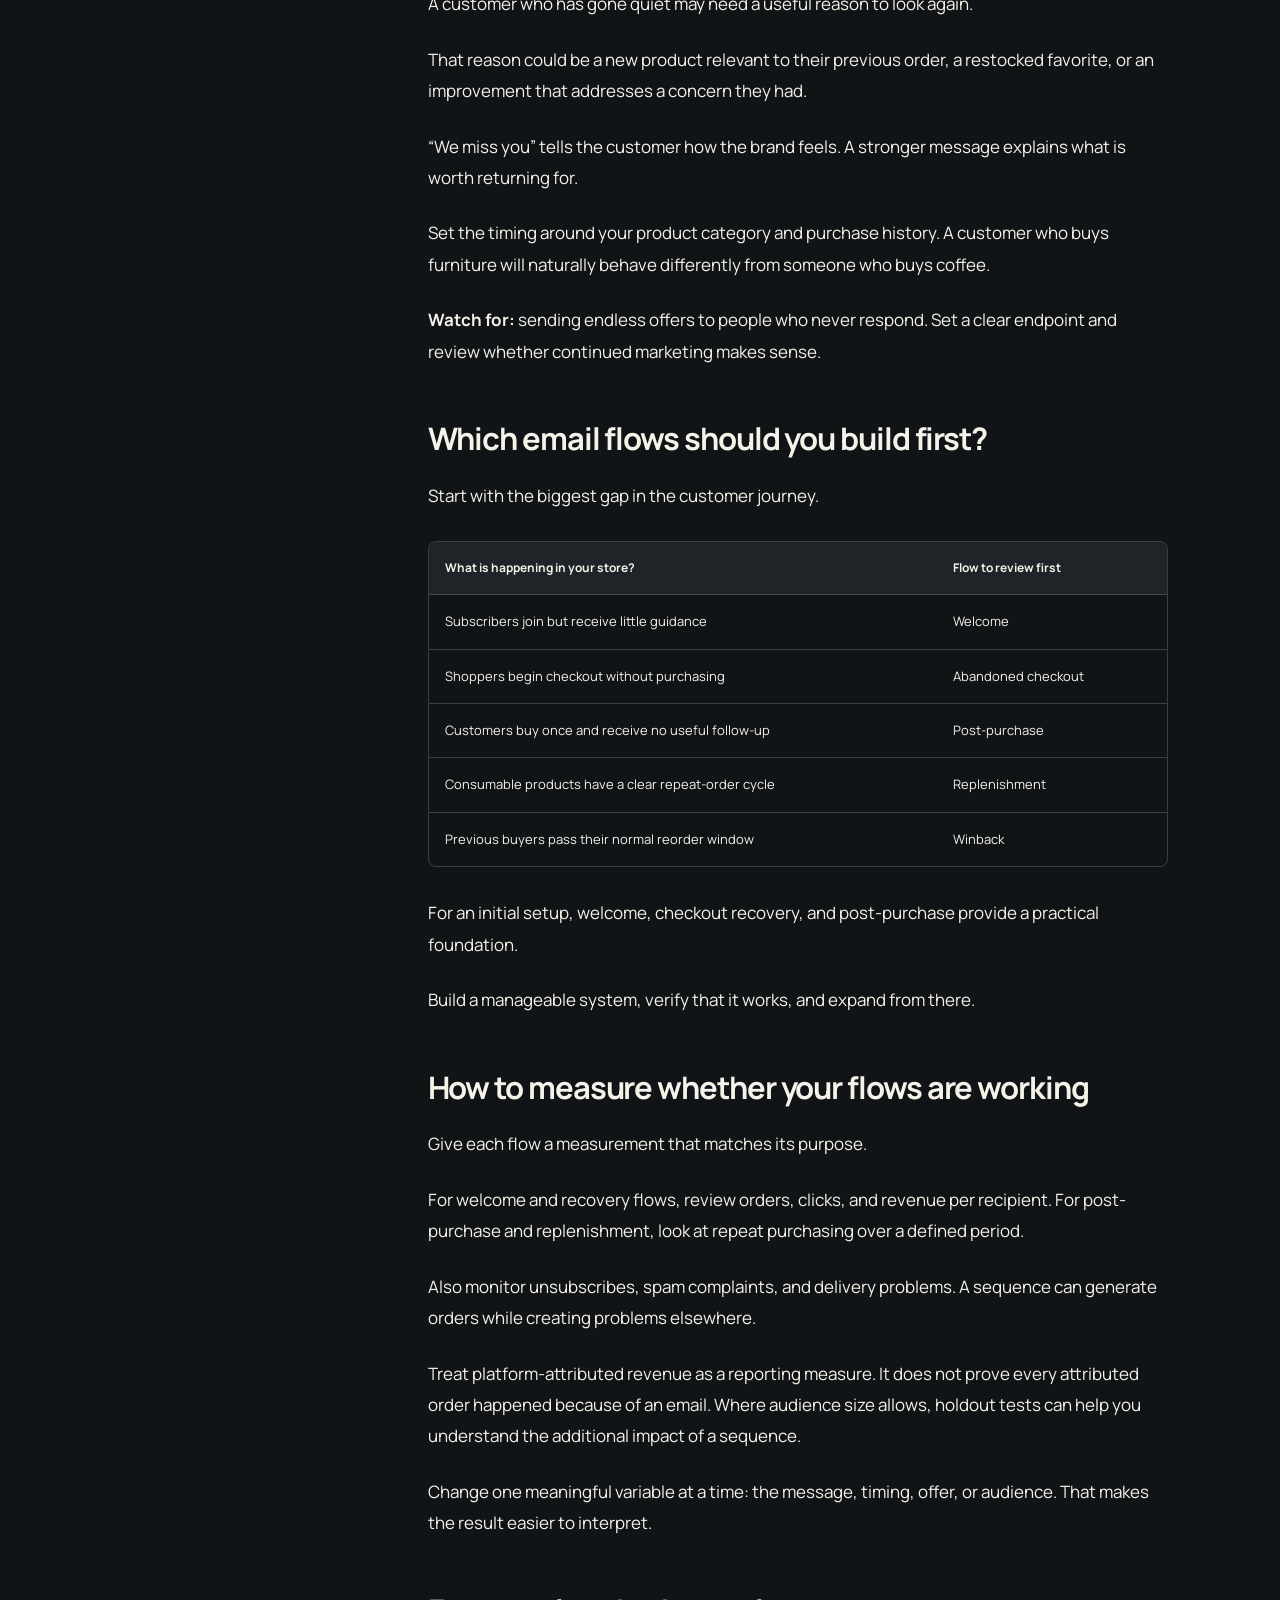
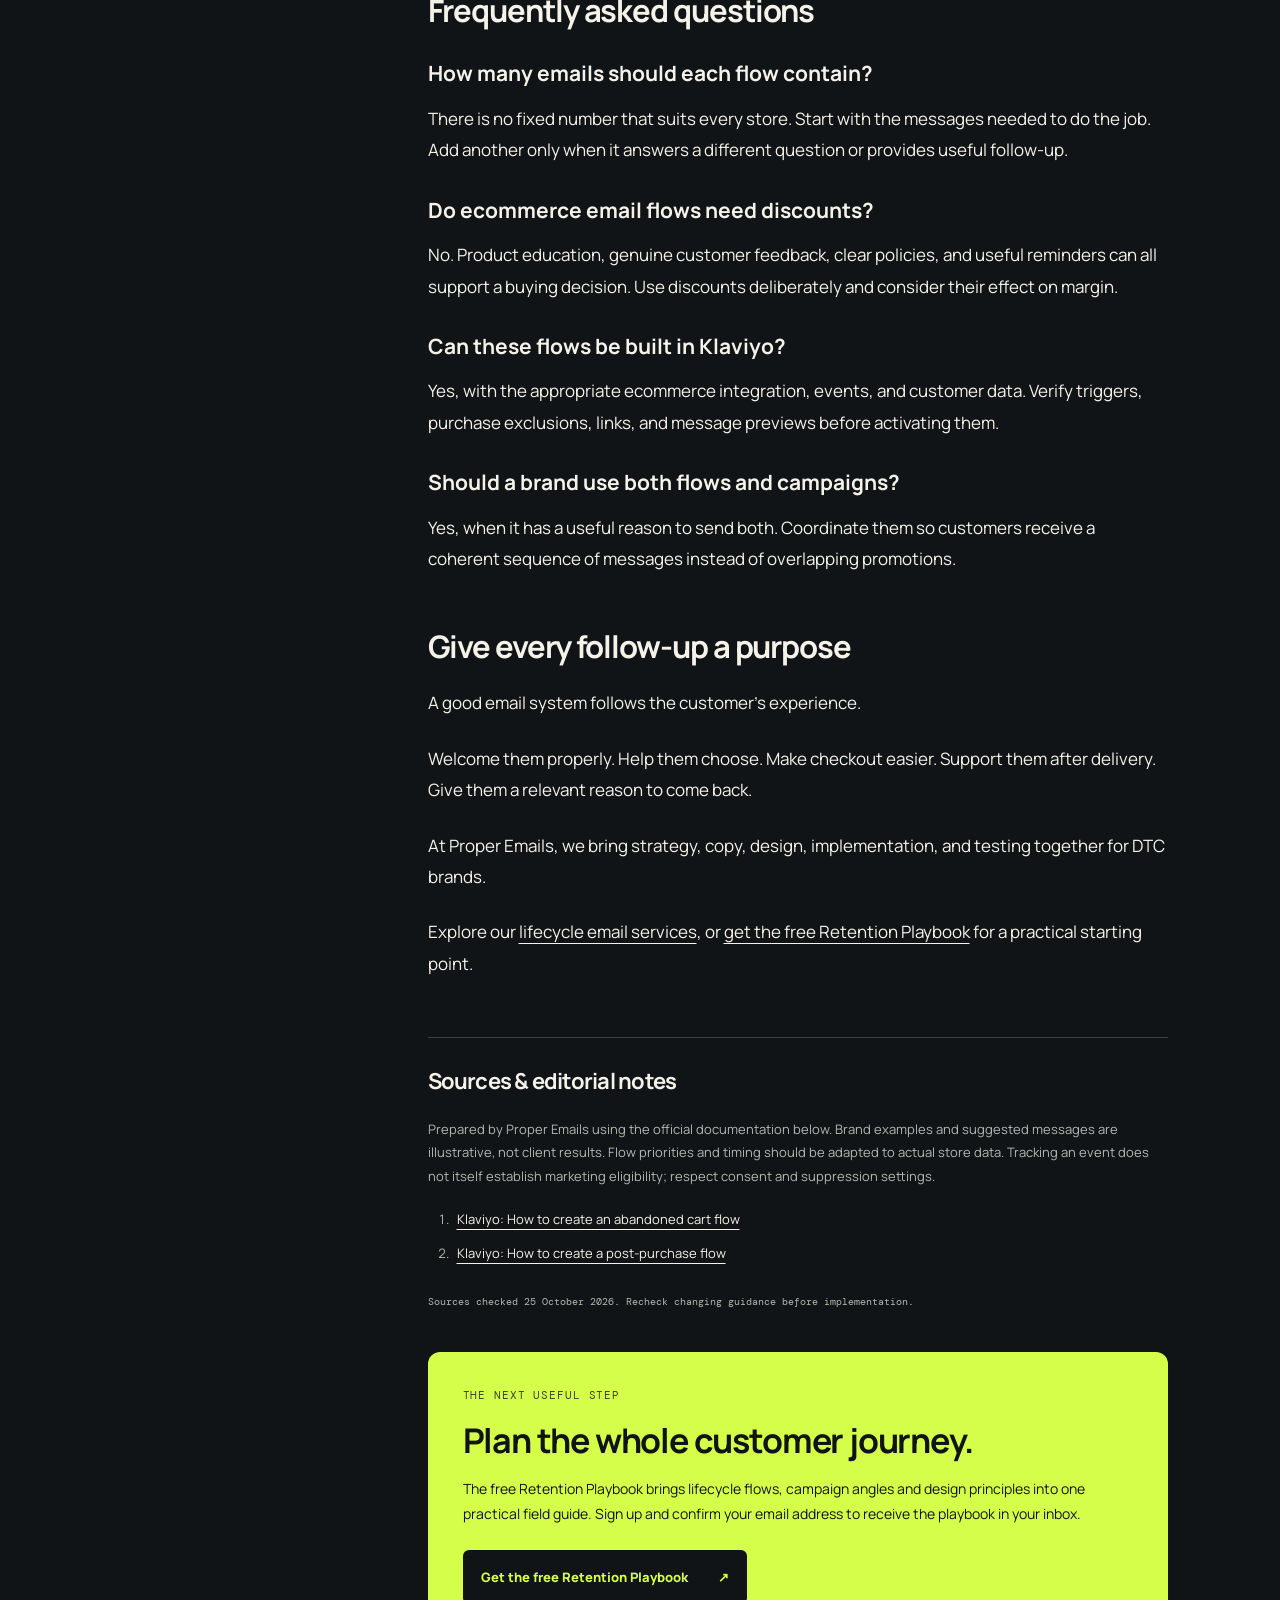
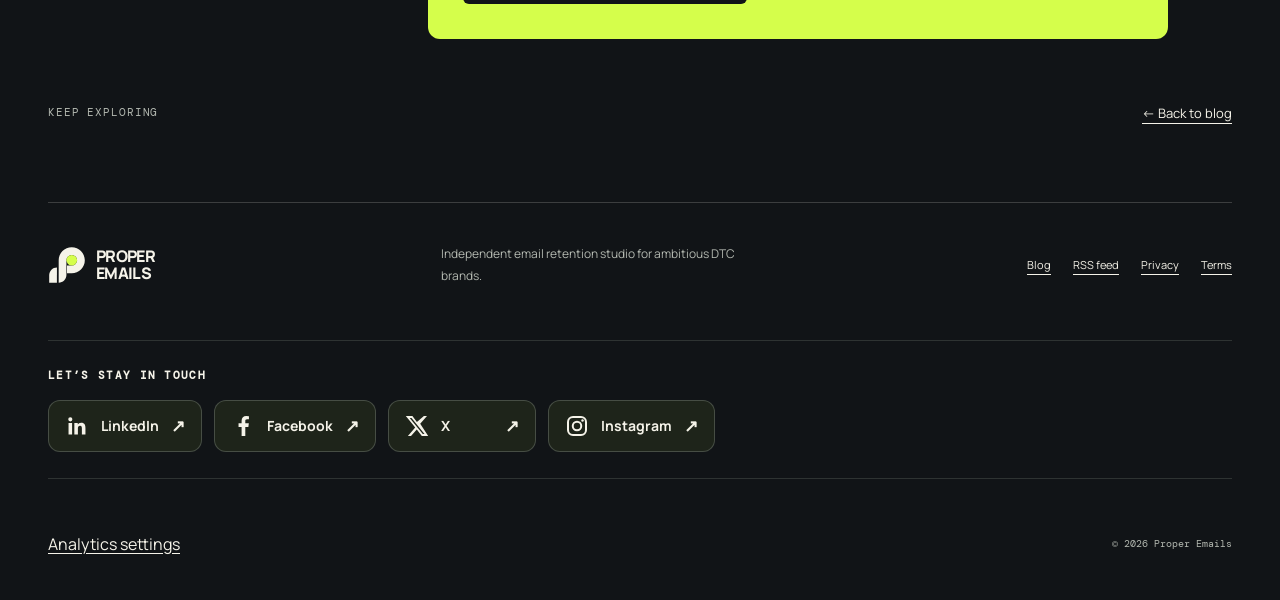
<file: blog/posts/ecommerce-email-marketing-flows/index.html>
<!doctype html>
<html lang="en" data-theme="proper"><head><meta charset="utf-8"><meta name="viewport" content="width=device-width,initial-scale=1"><meta name="theme-color" content="#111417"><title>7 Ecommerce Email Marketing Flows | Proper Emails</title><meta name="description" content="Discover seven ecommerce email marketing flows that help DTC brands recover abandoned checkouts, improve customer retention, and encourage repeat purchases."><meta name="robots" content="index,follow"><link rel="canonical" href="https://properemails.com/blog/posts/ecommerce-email-marketing-flows/"><link rel="icon" href="/assets/brand/favicon-1024.png" type="image/png" sizes="1024x1024"><link rel="stylesheet" href="/assets/integrations.css?v=social-icons-1"><script defer src="/assets/analytics.js"></script><script src="https://analytics.ahrefs.com/analytics.js" data-key="YZnZ1PcaZa8CDakNyFjhRw" async></script><link rel="alternate" type="application/rss+xml" title="Proper Emails Blog" href="/blog/feed.xml"><meta property="og:type" content="article"><meta property="og:site_name" content="Proper Emails"><meta property="og:title" content="7 Ecommerce Email Marketing Flows | Proper Emails"><meta property="og:description" content="Discover seven ecommerce email marketing flows that help DTC brands recover abandoned checkouts, improve customer retention, and encourage repeat purchases."><meta property="og:url" content="https://properemails.com/blog/posts/ecommerce-email-marketing-flows/"><meta property="og:image" content="https://properemails.com/assets/blog/ecommerce-email-marketing-flows.png"><meta property="og:image:alt" content="Seven ecommerce email flows: welcome, browse abandonment, abandoned cart, abandoned checkout, post-purchase, replenishment, and winback."><meta name="twitter:card" content="summary_large_image"><link rel="preconnect" href="https://fonts.googleapis.com"><link rel="preconnect" href="https://fonts.gstatic.com" crossorigin><link href="https://fonts.googleapis.com/css2?family=DM+Mono:wght@400;500&family=Manrope:wght@400;500;600;700;800&display=swap" rel="stylesheet"><link rel="stylesheet" href="/assets/blog.css"><script type="application/ld+json">{"@context":"https://schema.org","@type":"BlogPosting","headline":"7 Ecommerce Email Marketing Flows for DTC Brands","description":"Discover seven ecommerce email marketing flows that help DTC brands recover abandoned checkouts, improve customer retention, and encourage repeat purchases.","datePublished":"2026-10-25","author":{"@type":"Organization","name":"Proper Emails","url":"https://properemails.com/"},"publisher":{"@type":"Organization","@id":"https://properemails.com/#organization","name":"Proper Emails","url":"https://properemails.com/","logo":{"@type":"ImageObject","url":"https://properemails.com/assets/brand/favicon-1024.png","width":1024,"height":1024},"sameAs":["https://www.linkedin.com/in/proper-emails/","https://www.facebook.com/profile.php?id=61595363733910","https://x.com/properemails","https://www.instagram.com/properemails/"]},"image":["https://properemails.com/assets/blog/ecommerce-email-marketing-flows.png"],"mainEntityOfPage":"https://properemails.com/blog/posts/ecommerce-email-marketing-flows/","inLanguage":"en","articleSection":"Lifecycle strategy"}</script></head><body><a class="skip" href="#main">Skip to content</a><header class="masthead"><div class="shell masthead-inner"><a class="brand" aria-label="Proper Emails homepage" href="/"><img src="/assets/brand/mark-light.svg" width="38" height="38" alt=""><span class="wordmark"><span>PROPER</span><span>EMAILS</span></span></a><nav aria-label="Main navigation"><a href="/#services">What we do</a><a href="/blog/" aria-current="location">Blog</a><a class="nav-cta" href="/#playbook">Free playbook <span aria-hidden="true">↗︎</span></a></nav></div></header><main id="main"><div class="shell"><nav class="breadcrumbs" aria-label="Breadcrumb"><a href="/">Home</a><span aria-hidden="true">/</span><a href="/blog/">Blog</a><span aria-hidden="true">/</span><span>Lifecycle strategy</span></nav><header class="article-header"><div class="eyebrow">Lifecycle strategy <span>PRACTICAL GUIDE</span></div><h1>7 Ecommerce Email Marketing Flows for DTC Brands</h1><p class="deck">Welcome subscribers, recover unfinished purchases, and give customers a reason to return. Seven flows, each with a useful job.</p><div class="byline"><span>By Proper Emails</span><time datetime="2026-10-25">25 October 2026</time><span>8 min read</span></div></header><figure class="article-image"><img src="/assets/blog/ecommerce-email-marketing-flows.png" width="1200" height="630" alt="Seven ecommerce email flows: welcome, browse abandonment, abandoned cart, abandoned checkout, post-purchase, replenishment, and winback."><figcaption>Seven ecommerce email flows: welcome, browse abandonment, abandoned cart, abandoned checkout, post-purchase, replenishment, and winback.</figcaption></figure><div class="reading-layout"><aside class="toc"><nav aria-label="On this page"><p class="eyebrow">IN THIS GUIDE</p><ol><li><a href="#what-are-ecommerce-email-marketing-flows">What are ecommerce email marketing flows?</a></li><li><a href="#1-welcome-flow-help-subscribers-make-their-first-decision">1. Welcome flow: help subscribers make their first decision</a></li><li><a href="#2-browse-abandonment-flow-answer-the-question-behind-the-visit">2. Browse abandonment flow: answer the question behind the visit</a></li><li><a href="#3-abandoned-cart-flow-make-returning-easy">3. Abandoned cart flow: make returning easy</a></li><li><a href="#4-abandoned-checkout-flow-remove-the-final-friction">4. Abandoned checkout flow: remove the final friction</a></li><li><a href="#5-post-purchase-flow-help-the-customer-enjoy-what-they-bought">5. Post-purchase flow: help the customer enjoy what they bought</a></li><li><a href="#6-replenishment-flow-follow-the-product-s-buying-cycle">6. Replenishment flow: follow the product’s buying cycle</a></li><li><a href="#7-winback-flow-give-past-customers-a-relevant-reason-to-return">7. Winback flow: give past customers a relevant reason to return</a></li><li><a href="#which-email-flows-should-you-build-first">Which email flows should you build first?</a></li><li><a href="#how-to-measure-whether-your-flows-are-working">How to measure whether your flows are working</a></li><li><a href="#frequently-asked-questions">Frequently asked questions</a></li><li><a href="#give-every-follow-up-a-purpose">Give every follow-up a purpose</a></li></ol><a class="toc-back" href="/blog/">← All blog</a></nav></aside><article class="prose"><p>You paid to get someone’s attention. They visited your store, looked at a product, maybe even bought it.</p>
<p>What happens next?</p>
<p>For many brands, the answer is an order confirmation followed by whatever promotion goes out next Friday. There’s little connection between what the customer did and what lands in their inbox.</p>
<p>Ecommerce email marketing flows give that follow-up a structure. They help you welcome new subscribers, answer buying questions, recover unfinished purchases, and give customers a reason to return.</p>
<p>Here are seven flows to consider—and how to give each one a useful job. The brand scenarios below are illustrative examples.</p>
<h2 id="what-are-ecommerce-email-marketing-flows">What are ecommerce email marketing flows?</h2>
<p>Ecommerce email marketing flows are automated messages triggered by customer behavior or a defined condition. Someone subscribes, views a product, starts checkout, places an order, or reaches a certain point without purchasing again.</p>
<p>A campaign is a scheduled message sent to a selected audience. A flow starts when an individual meets its entry criteria.</p>
<p>Both belong in your email retention strategy. Campaigns give you room for launches, seasonal stories, and product education. Flows handle the follow-up around specific customer actions.</p>
<h2 id="1-welcome-flow-help-subscribers-make-their-first-decision">1. Welcome flow: help subscribers make their first decision</h2>
<p>A new subscriber has given you permission to continue the conversation. Start by delivering what your signup form promised.</p>
<p>If they joined for a discount, make the code easy to find. If they requested a guide, give them a clear way to access it.</p>
<p>Then help them understand your brand and choose where to begin.</p>
<p>A useful welcome sequence might include:</p>
<ul><li>The promised incentive and a clear introduction.</li><li>A product recommendation based on a common customer need.</li><li>An answer to a frequent buying question.</li><li>Genuine customer feedback that supports the product’s value.</li></ul>
<p>For a skincare brand, that could mean helping someone choose a simple routine before showing them the entire catalog.</p>
<p><strong>Watch for:</strong> customers receiving “make your first purchase” messaging after they have already ordered. Adjust the sequence when someone becomes a buyer.</p>
<h2 id="2-browse-abandonment-flow-answer-the-question-behind-the-visit">2. Browse abandonment flow: answer the question behind the visit</h2>
<p>Someone viewed a product and left. That gives you a starting point, but it doesn’t tell you why they left—or whether they were ready to buy.</p>
<p>Keep the follow-up helpful and proportionate.</p>
<p>For a clothing brand, explain fit. For a skincare brand, explain where the product belongs in a routine. For a homeware brand, clarify dimensions or materials.</p>
<p>The email should make the next decision easier.</p>
<p><strong>Example angle:</strong> “Not sure which size works for your space?”</p>
<p>Browse abandonment depends on identifying the visitor and recording the relevant browsing activity. It cannot reach every anonymous visitor.</p>
<p><strong>Watch for:</strong> overlapping reminders. Someone who moves into checkout should not keep receiving messages as though they only browsed.</p>
<h2 id="3-abandoned-cart-flow-make-returning-easy">3. Abandoned cart flow: make returning easy</h2>
<p>Adding a product to a cart shows a different level of interest from viewing it.</p>
<p>A cart recovery email should reconnect the shopper with the item and give them an easy route back. Product imagery, the correct variant, and a working cart link matter more than a complicated layout.</p>
<p>Use follow-up messages to address real hesitation:</p>
<ul><li>Is the product suitable for their needs?</li><li>Are shipping costs clear?</li><li>Is sizing straightforward?</li><li>Can they find the returns policy?</li></ul>
<p>A discount is one possible tool. First, consider whether the customer needs reassurance or clearer information.</p>
<p><strong>Watch for:</strong> confusion between cart and checkout events. Confirm what your ecommerce integration actually tracks before building the sequence.</p>
<p>For a closer look at the triggers and exclusions, read our guide to <a href="/blog/posts/cart-abandonment-vs-checkout-abandonment/">cart abandonment vs. checkout abandonment</a>.</p>
<h2 id="4-abandoned-checkout-flow-remove-the-final-friction">4. Abandoned checkout flow: remove the final friction</h2>
<p>An abandoned checkout flow follows up with someone who started checkout but did not complete an order.</p>
<p>This message has a focused job: help the shopper finish a decision they already began.</p>
<p>Show the selected products, provide a direct return link, and make help easy to find. Any delivery, returns, or payment information should match your store’s current policies.</p>
<p>Klaviyo’s abandoned cart setup guide recommends excluding people who purchase after entering the flow. This prevents reminders from continuing after the order is complete. <a href="#source-1">1</a></p>
<p><strong>Watch for:</strong> duplicate recovery emails from your store platform and email platform. Review both before activating the flow.</p>
<h2 id="5-post-purchase-flow-help-the-customer-enjoy-what-they-bought">5. Post-purchase flow: help the customer enjoy what they bought</h2>
<p>The first order starts a new stage of the relationship.</p>
<p>A post-purchase sequence should help customers feel confident about their decision and get value from the product. Klaviyo supports post-purchase messaging based on order activity, with different messaging for first-time and returning customers. <a href="#source-2">2</a></p>
<p>Useful messages might explain:</p>
<ul><li>How to get started.</li><li>How to care for or use the product.</li><li>What to expect during the first few uses.</li><li>Where to get help.</li></ul>
<p>For a clothing brand, send care guidance. For a coffee brand, share a brewing suggestion. For skincare, explain how the product fits into a routine without making unsupported promises.</p>
<p>Time review requests and recommendations around the customer’s actual experience. Someone whose order has not arrived cannot give meaningful feedback on using it.</p>
<p><strong>Watch for:</strong> treating every customer the same. First-time buyers may need an introduction; returning customers may already know the basics.</p>
<h2 id="6-replenishment-flow-follow-the-product-s-buying-cycle">6. Replenishment flow: follow the product’s buying cycle</h2>
<p>If you sell products that customers use up, a replenishment flow can provide a timely reminder.</p>
<p>Start with the likely consumption period, then refine it using your repeat-order data. Account for pack size and order quantity where possible.</p>
<p>A customer buying three months’ supply should not receive the same reminder as someone buying a trial size.</p>
<p>The message can stay simple: show the product, make reordering easy, and explain any relevant options.</p>
<p><strong>Watch for:</strong> sending reminders to customers who already reordered or have an active subscription that covers the same need.</p>
<p>For products without a natural replenishment cycle, a relevant complementary-product sequence may make more sense.</p>
<h2 id="7-winback-flow-give-past-customers-a-relevant-reason-to-return">7. Winback flow: give past customers a relevant reason to return</h2>
<p>A customer who has gone quiet may need a useful reason to look again.</p>
<p>That reason could be a new product relevant to their previous order, a restocked favorite, or an improvement that addresses a concern they had.</p>
<p>“We miss you” tells the customer how the brand feels. A stronger message explains what is worth returning for.</p>
<p>Set the timing around your product category and purchase history. A customer who buys furniture will naturally behave differently from someone who buys coffee.</p>
<p><strong>Watch for:</strong> sending endless offers to people who never respond. Set a clear endpoint and review whether continued marketing makes sense.</p>
<h2 id="which-email-flows-should-you-build-first">Which email flows should you build first?</h2>
<p>Start with the biggest gap in the customer journey.</p>
<div class="table-scroll" role="region" aria-label="Comparison table" tabindex="0"><table><thead><tr><th scope="col">What is happening in your store?</th><th scope="col">Flow to review first</th></tr></thead><tbody><tr><td>Subscribers join but receive little guidance</td><td>Welcome</td></tr><tr><td>Shoppers begin checkout without purchasing</td><td>Abandoned checkout</td></tr><tr><td>Customers buy once and receive no useful follow-up</td><td>Post-purchase</td></tr><tr><td>Consumable products have a clear repeat-order cycle</td><td>Replenishment</td></tr><tr><td>Previous buyers pass their normal reorder window</td><td>Winback</td></tr></tbody></table></div>
<p>For an initial setup, welcome, checkout recovery, and post-purchase provide a practical foundation.</p>
<p>Build a manageable system, verify that it works, and expand from there.</p>
<h2 id="how-to-measure-whether-your-flows-are-working">How to measure whether your flows are working</h2>
<p>Give each flow a measurement that matches its purpose.</p>
<p>For welcome and recovery flows, review orders, clicks, and revenue per recipient. For post-purchase and replenishment, look at repeat purchasing over a defined period.</p>
<p>Also monitor unsubscribes, spam complaints, and delivery problems. A sequence can generate orders while creating problems elsewhere.</p>
<p>Treat platform-attributed revenue as a reporting measure. It does not prove every attributed order happened because of an email. Where audience size allows, holdout tests can help you understand the additional impact of a sequence.</p>
<p>Change one meaningful variable at a time: the message, timing, offer, or audience. That makes the result easier to interpret.</p>
<h2 id="frequently-asked-questions">Frequently asked questions</h2>
<h3 id="how-many-emails-should-each-flow-contain">How many emails should each flow contain?</h3>
<p>There is no fixed number that suits every store. Start with the messages needed to do the job. Add another only when it answers a different question or provides useful follow-up.</p>
<h3 id="do-ecommerce-email-flows-need-discounts">Do ecommerce email flows need discounts?</h3>
<p>No. Product education, genuine customer feedback, clear policies, and useful reminders can all support a buying decision. Use discounts deliberately and consider their effect on margin.</p>
<h3 id="can-these-flows-be-built-in-klaviyo">Can these flows be built in Klaviyo?</h3>
<p>Yes, with the appropriate ecommerce integration, events, and customer data. Verify triggers, purchase exclusions, links, and message previews before activating them.</p>
<h3 id="should-a-brand-use-both-flows-and-campaigns">Should a brand use both flows and campaigns?</h3>
<p>Yes, when it has a useful reason to send both. Coordinate them so customers receive a coherent sequence of messages instead of overlapping promotions.</p>
<h2 id="give-every-follow-up-a-purpose">Give every follow-up a purpose</h2>
<p>A good email system follows the customer’s experience.</p>
<p>Welcome them properly. Help them choose. Make checkout easier. Support them after delivery. Give them a relevant reason to come back.</p>
<p>At Proper Emails, we bring strategy, copy, design, implementation, and testing together for DTC brands.</p>
<p>Explore our <a href="/#services">lifecycle email services</a>, or <a href="/#playbook">get the free Retention Playbook</a> for a practical starting point.</p><section class="sources" aria-labelledby="sources"><h2 id="sources">Sources &amp; editorial notes</h2><p>Prepared by Proper Emails using the official documentation below. Brand examples and suggested messages are illustrative, not client results. Flow priorities and timing should be adapted to actual store data. Tracking an event does not itself establish marketing eligibility; respect consent and suppression settings.</p><ol><li id="source-1"><a href="https://help.klaviyo.com/hc/en-us/articles/115002779411">Klaviyo: How to create an abandoned cart flow</a></li><li id="source-2"><a href="https://help.klaviyo.com/hc/en-us/articles/360028872611">Klaviyo: How to create a post-purchase flow</a></li></ol><p class="source-date">Sources checked 25 October 2026. Recheck changing guidance before implementation.</p></section><section class="article-cta"><span class="eyebrow">THE NEXT USEFUL STEP</span><h2>Plan the whole customer journey.</h2><p>The free Retention Playbook brings lifecycle flows, campaign angles and design principles into one practical field guide. Sign up and confirm your email address to receive the playbook in your inbox.</p><a class="button" href="/#playbook">Get the free Retention Playbook <span aria-hidden="true">↗︎</span></a></section></article></div><div class="article-end"><span class="eyebrow">KEEP EXPLORING</span><a href="/blog/">← Back to blog</a></div></div></main><footer class="site-footer"><div class="shell footer-inner"><a class="brand" href="/" aria-label="Proper Emails homepage"><img src="/assets/brand/mark-light.svg" width="38" height="38" alt=""><span class="wordmark"><span>PROPER</span><span>EMAILS</span></span></a><p>Independent email retention studio for ambitious DTC brands.</p><nav aria-label="Footer navigation"><a href="/blog/">Blog</a><a href="/blog/feed.xml">RSS feed</a><a href="/privacy/">Privacy</a><a href="/terms/">Terms</a></nav><nav class="pe-socials" aria-label="Proper Emails social profiles"><span class="pe-socials-label">LET’S STAY IN TOUCH</span><div class="pe-socials-links"><a class="pe-social-link" href="https://www.linkedin.com/in/proper-emails/" target="_blank" rel="noopener noreferrer" aria-label="Proper Emails on LinkedIn (opens in a new tab)"><svg viewBox="0 0 24 24" width="24" height="24" aria-hidden="true" focusable="false"><path d="M20.45 20.45h-3.56v-5.57c0-1.33-.03-3.04-1.85-3.04-1.86 0-2.14 1.45-2.14 2.94v5.67H9.34V9h3.42v1.56h.05c.48-.9 1.64-1.85 3.37-1.85 3.6 0 4.27 2.37 4.27 5.46v6.28ZM5.32 7.43a2.07 2.07 0 1 1 0-4.14 2.07 2.07 0 0 1 0 4.14ZM7.1 20.45H3.54V9H7.1v11.45Z"/></svg><span>LinkedIn</span><span class="pe-social-arrow" aria-hidden="true">↗︎</span></a><a class="pe-social-link" href="https://www.facebook.com/profile.php?id=61595363733910" target="_blank" rel="noopener noreferrer" aria-label="Proper Emails on Facebook (opens in a new tab)"><svg viewBox="0 0 24 24" width="24" height="24" aria-hidden="true" focusable="false"><path d="M14.3 22v-9.12h3.06l.46-3.56H14.3V7.05c0-1.03.28-1.73 1.76-1.73h1.88V2.14A25.1 25.1 0 0 0 15.2 2c-2.72 0-4.59 1.66-4.59 4.7v2.62H7.54v3.56h3.07V22h3.69Z"/></svg><span>Facebook</span><span class="pe-social-arrow" aria-hidden="true">↗︎</span></a><a class="pe-social-link" href="https://x.com/properemails" target="_blank" rel="noopener noreferrer" aria-label="Proper Emails on X (opens in a new tab)"><svg viewBox="0 0 24 24" width="24" height="24" aria-hidden="true" focusable="false"><path d="M18.9 2H22l-6.8 7.8L23.2 22h-6.4l-5-6.6L6 22H2.9l7.3-8.4L.8 2h6.6l4.5 6L18.9 2Zm-1.1 18h1.7L6.5 3.9H4.7L17.8 20Z"/></svg><span>X</span><span class="pe-social-arrow" aria-hidden="true">↗︎</span></a><a class="pe-social-link" href="https://www.instagram.com/properemails/" target="_blank" rel="noopener noreferrer" aria-label="Proper Emails on Instagram (opens in a new tab)"><svg viewBox="0 0 24 24" width="24" height="24" aria-hidden="true" focusable="false"><rect x="3" y="3" width="18" height="18" rx="5" fill="none" stroke="currentColor" stroke-width="2"/><circle cx="12" cy="12" r="4.25" fill="none" stroke="currentColor" stroke-width="2"/><circle cx="17.5" cy="6.5" r="1.25"/></svg><span>Instagram</span><span class="pe-social-arrow" aria-hidden="true">↗︎</span></a></div></nav><button class="pe-analytics-settings" type="button" data-pe-analytics-settings>Analytics settings</button><small>© 2026 Proper Emails</small></div></footer></body></html>
</file>
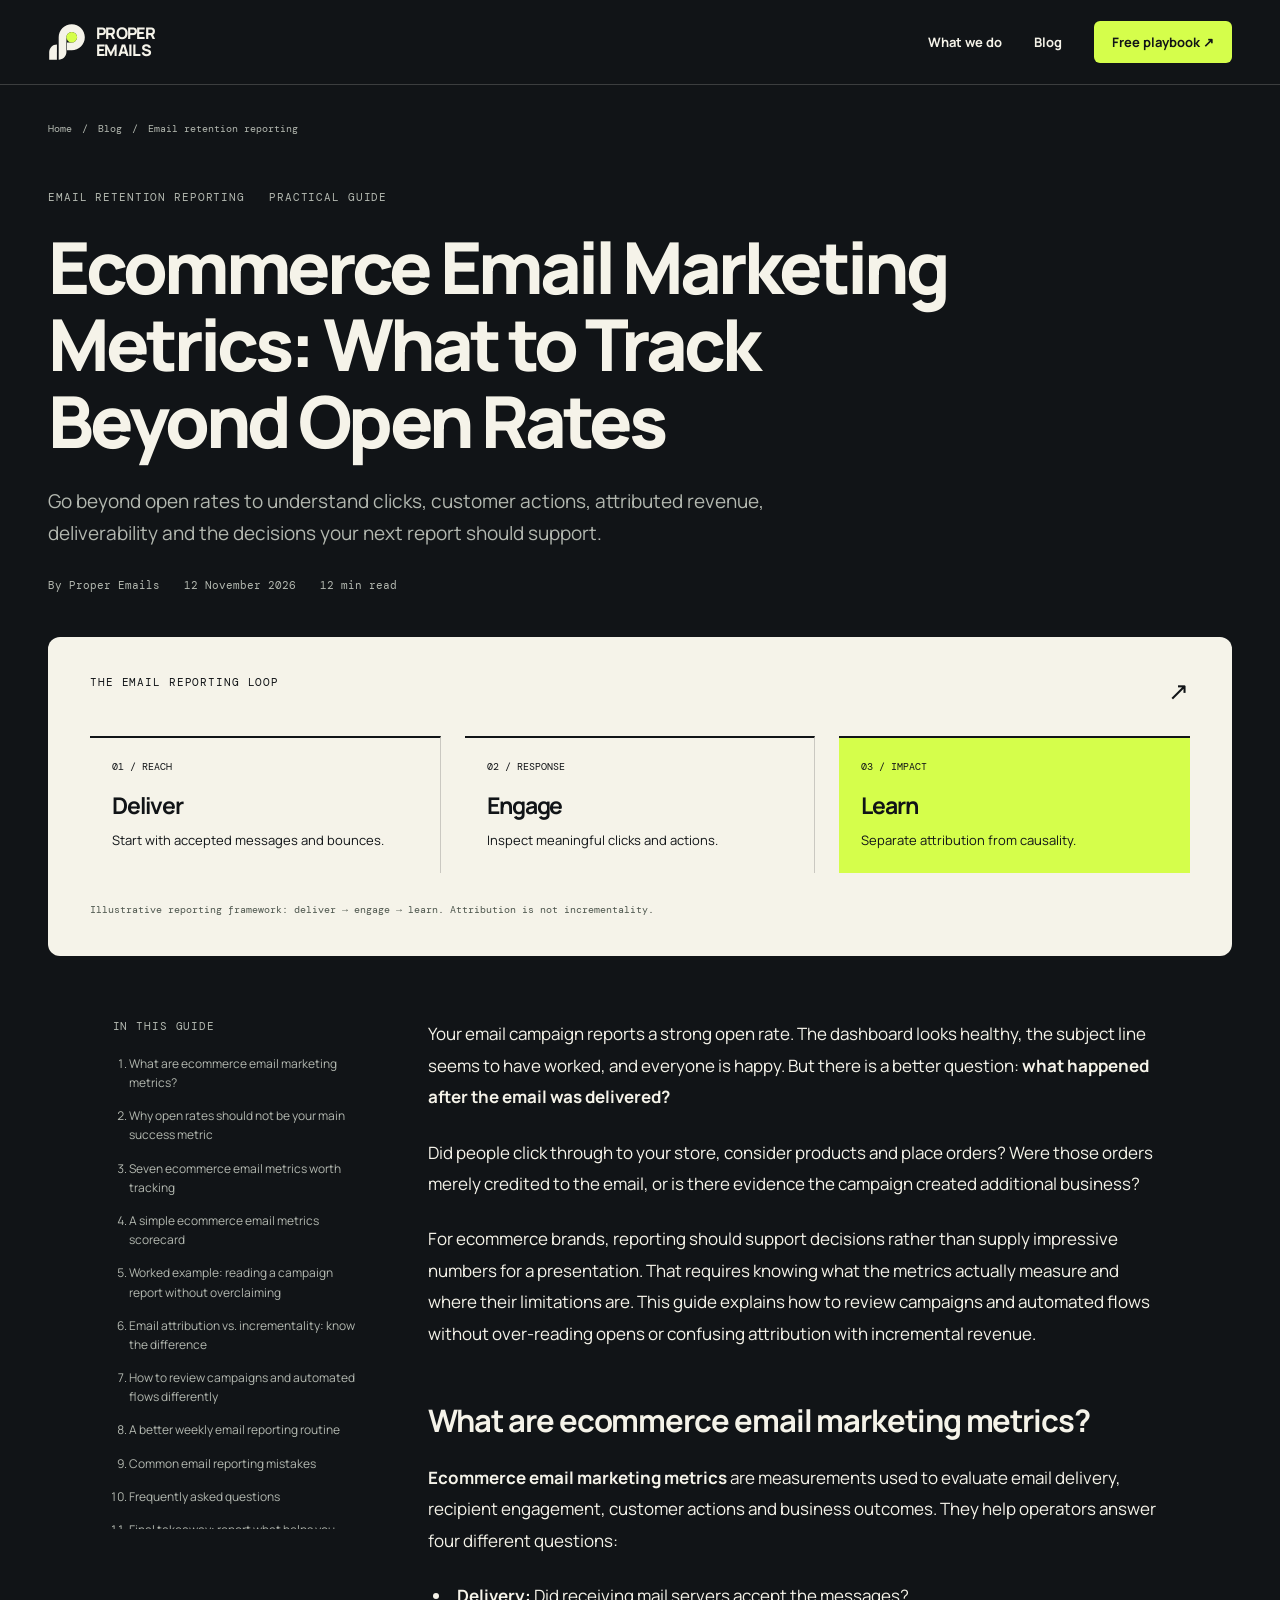
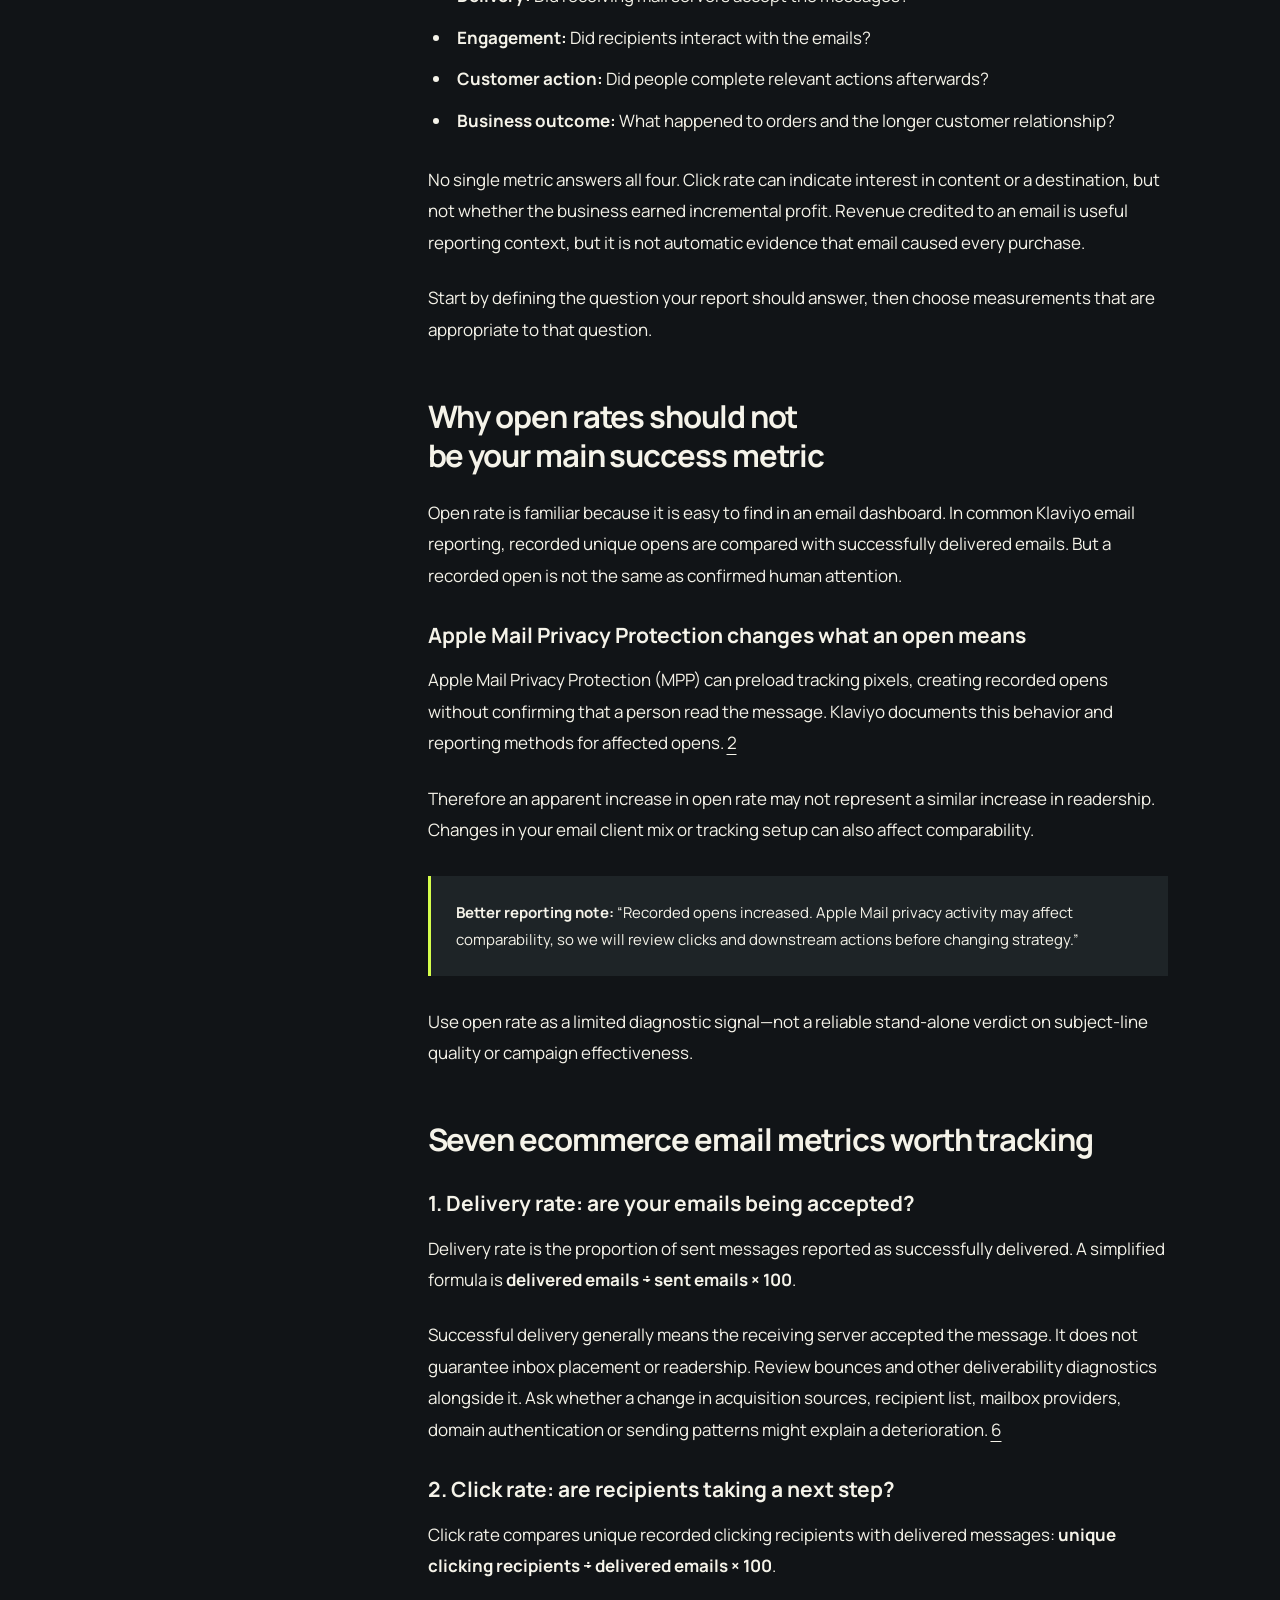
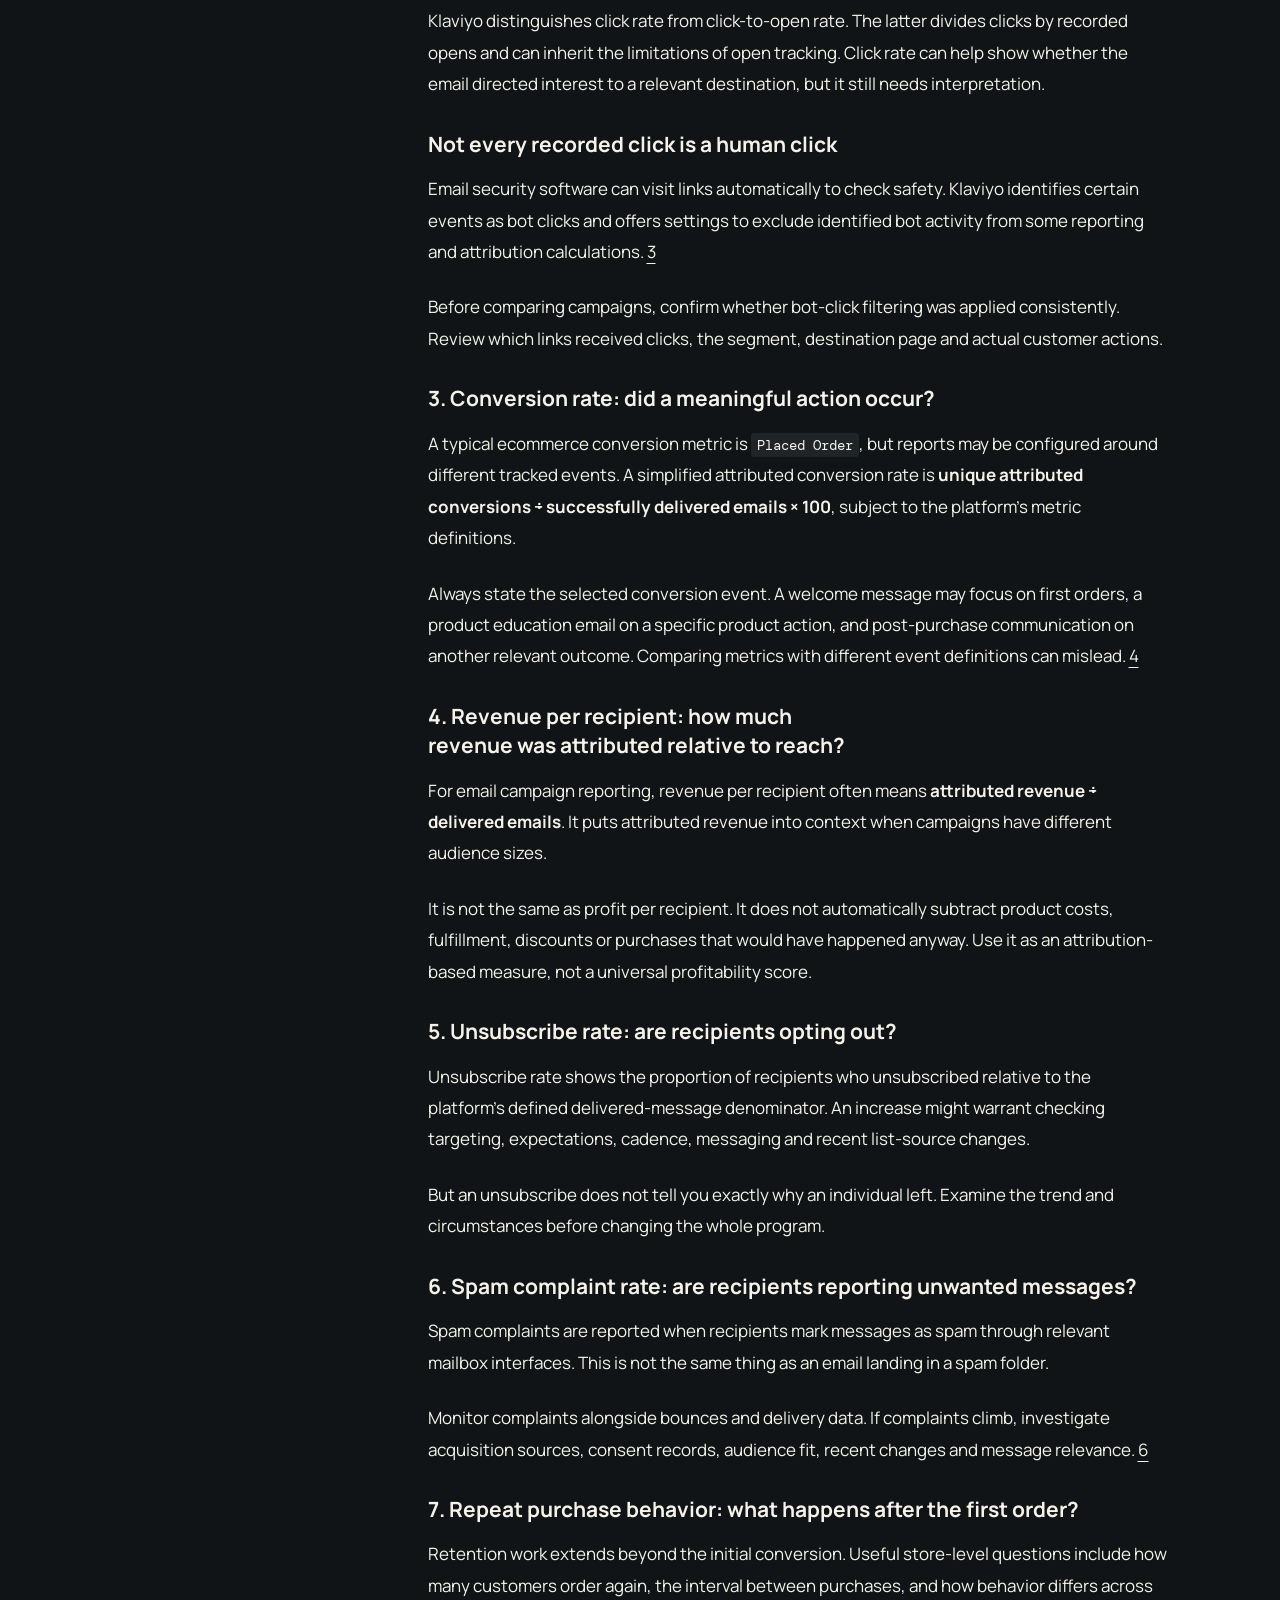
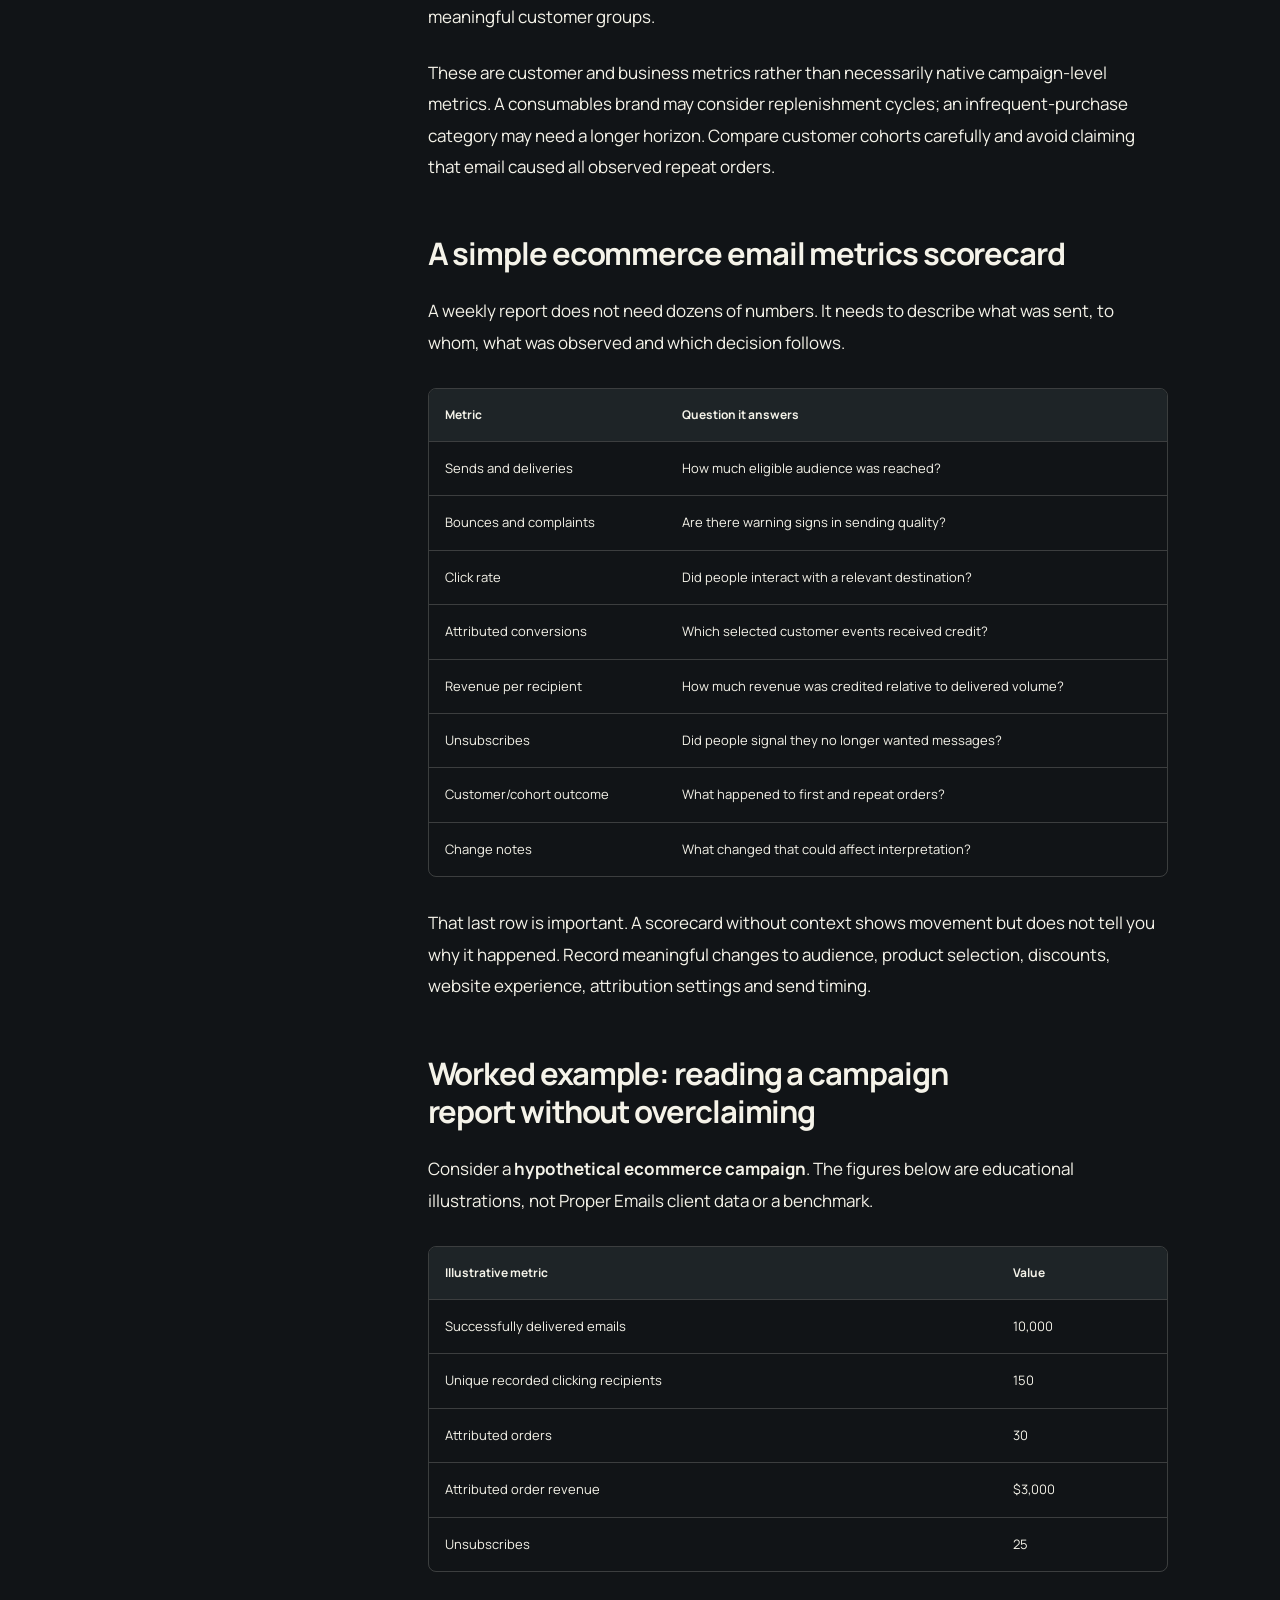
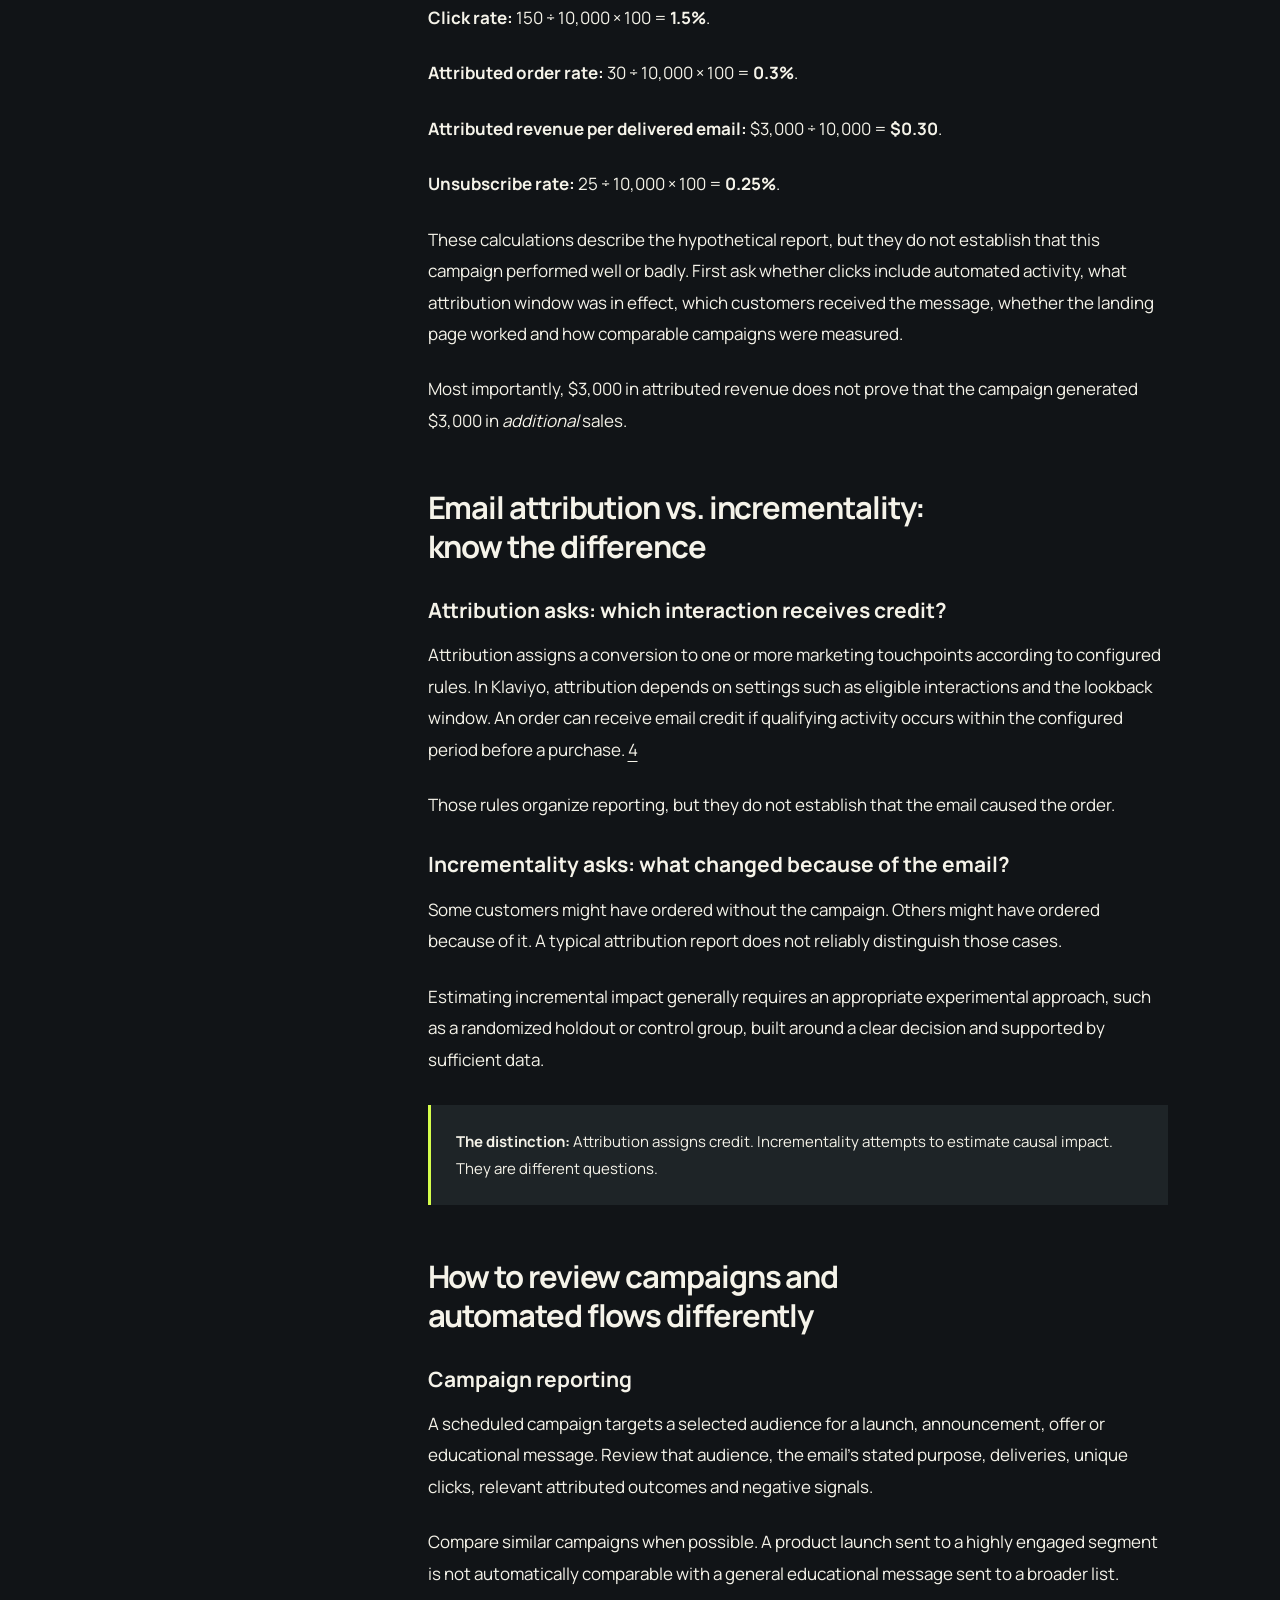
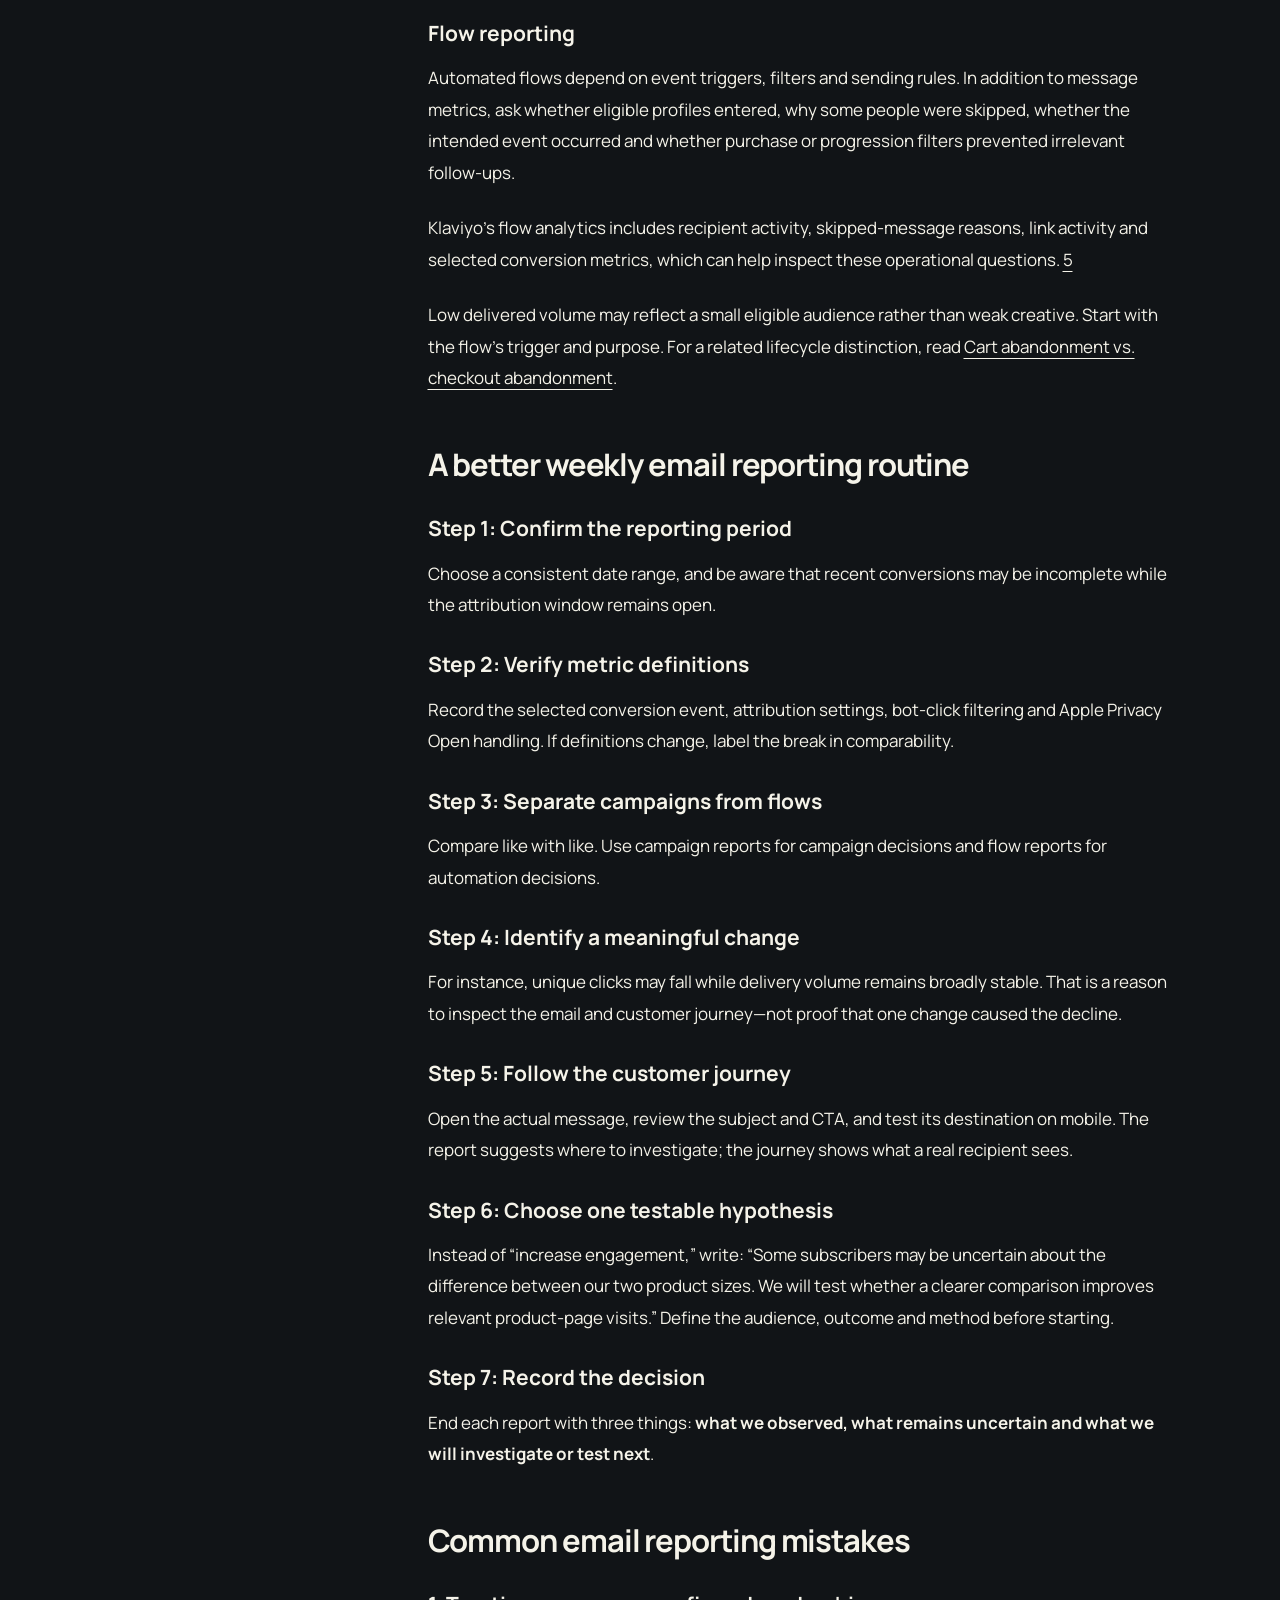
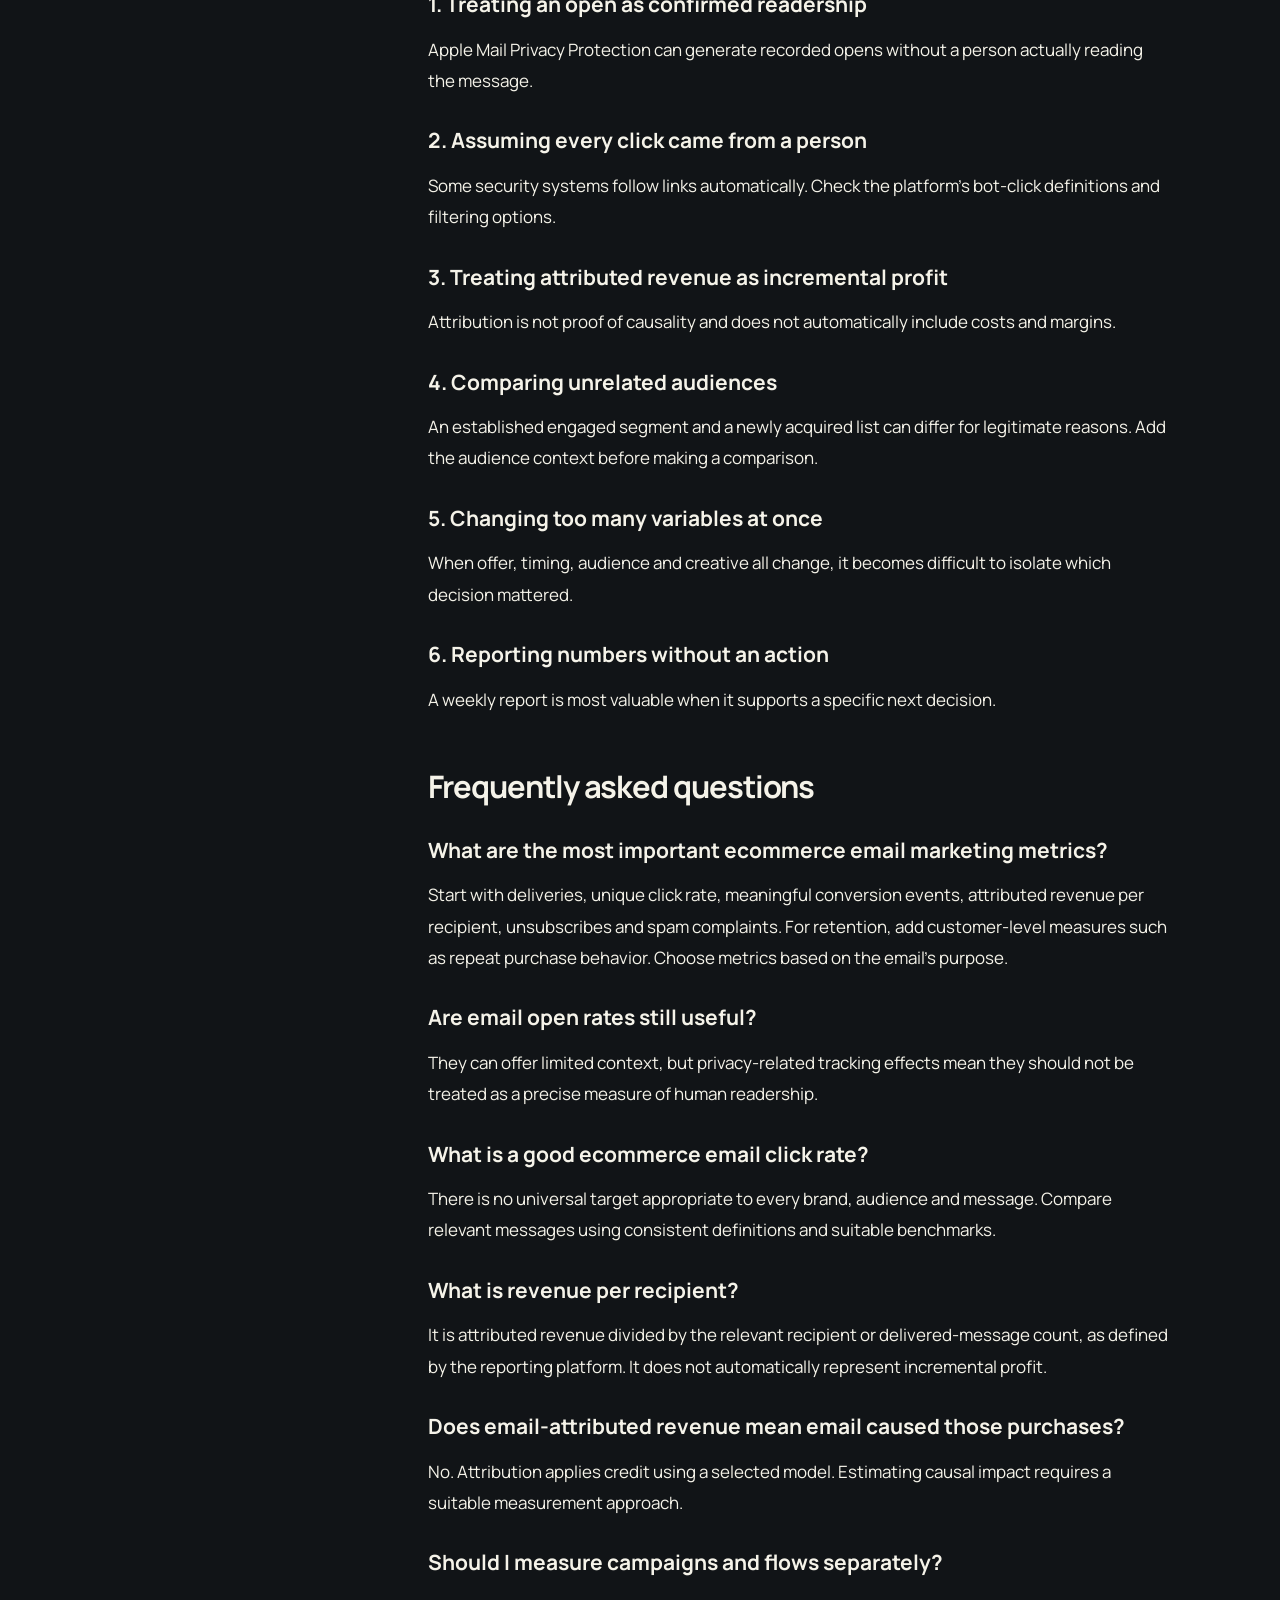
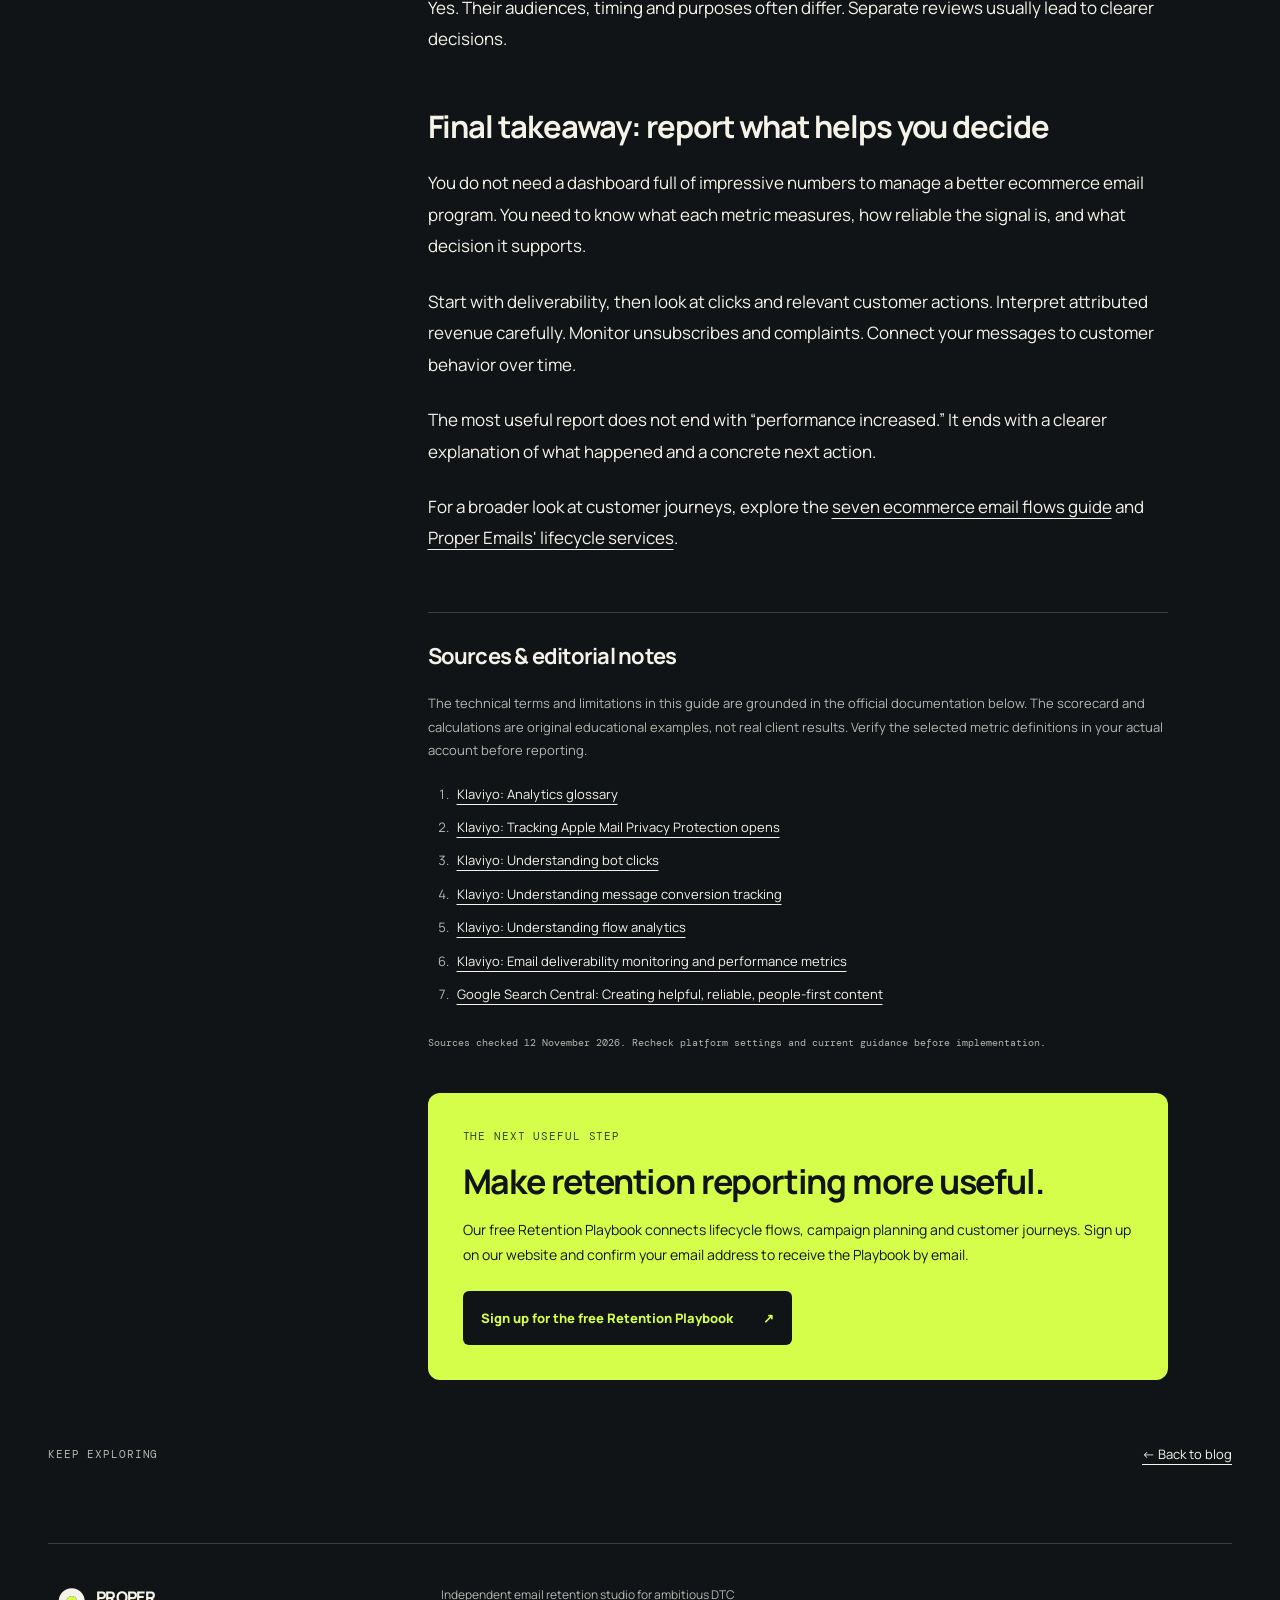
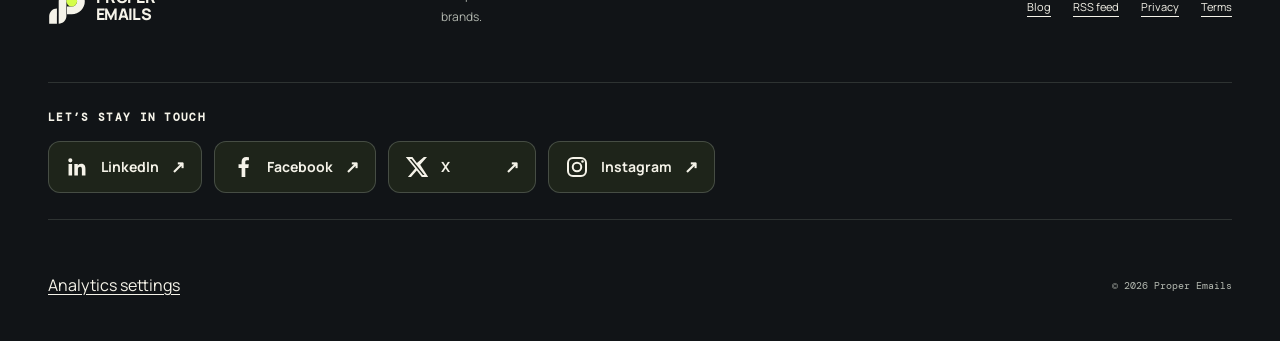
<file: blog/posts/ecommerce-email-marketing-metrics/index.html>
<!doctype html>
<html lang="en" data-theme="proper"><head><meta charset="utf-8"><meta name="viewport" content="width=device-width,initial-scale=1"><meta name="theme-color" content="#111417"><title>Ecommerce Email Metrics Beyond Open Rates | Proper Emails</title><meta name="description" content="Learn which ecommerce email marketing metrics matter beyond open rates, including clicks, conversions, revenue attribution, deliverability, and retention."><meta name="robots" content="index,follow"><link rel="canonical" href="https://properemails.com/blog/posts/ecommerce-email-marketing-metrics/"><link rel="icon" href="/assets/brand/favicon-1024.png" type="image/png" sizes="1024x1024"><link rel="stylesheet" href="/assets/integrations.css?v=social-icons-1"><script defer src="/assets/analytics.js"></script><script src="https://analytics.ahrefs.com/analytics.js" data-key="YZnZ1PcaZa8CDakNyFjhRw" async></script><link rel="alternate" type="application/rss+xml" title="Proper Emails Blog" href="/blog/feed.xml"><meta property="og:type" content="article"><meta property="og:site_name" content="Proper Emails"><meta property="og:title" content="Ecommerce Email Metrics Beyond Open Rates | Proper Emails"><meta property="og:description" content="Learn which ecommerce email marketing metrics matter beyond open rates, including clicks, conversions, revenue attribution, deliverability, and retention."><meta property="og:url" content="https://properemails.com/blog/posts/ecommerce-email-marketing-metrics/"><meta property="og:image" content="https://properemails.com/assets/brand/social-preview.png"><meta property="og:image:alt" content="Proper Emails approved brand social preview"><meta name="twitter:card" content="summary_large_image"><link rel="preconnect" href="https://fonts.googleapis.com"><link rel="preconnect" href="https://fonts.gstatic.com" crossorigin><link href="https://fonts.googleapis.com/css2?family=DM+Mono:wght@400;500&family=Manrope:wght@400;500;600;700;800&display=swap" rel="stylesheet"><link rel="stylesheet" href="/assets/blog.css"><script type="application/ld+json">{"@context":"https://schema.org","@type":"BlogPosting","headline":"Ecommerce Email Marketing Metrics: What to Track Beyond Open Rates","description":"Learn which ecommerce email marketing metrics matter beyond open rates, including clicks, conversions, revenue attribution, deliverability, and retention.","datePublished":"2026-11-12","author":{"@type":"Organization","name":"Proper Emails","url":"https://properemails.com/"},"publisher":{"@type":"Organization","@id":"https://properemails.com/#organization","name":"Proper Emails","url":"https://properemails.com/","logo":{"@type":"ImageObject","url":"https://properemails.com/assets/brand/favicon-1024.png","width":1024,"height":1024}},"image":["https://properemails.com/assets/brand/social-preview.png"],"mainEntityOfPage":"https://properemails.com/blog/posts/ecommerce-email-marketing-metrics/","inLanguage":"en","articleSection":"Email retention reporting"}</script></head><body><a class="skip" href="#main">Skip to content</a><header class="masthead"><div class="shell masthead-inner"><a class="brand" aria-label="Proper Emails homepage" href="/"><img src="/assets/brand/mark-light.svg" width="38" height="38" alt=""><span class="wordmark"><span>PROPER</span><span>EMAILS</span></span></a><nav aria-label="Main navigation"><a href="/#services">What we do</a><a href="/blog/" aria-current="location">Blog</a><a class="nav-cta" href="/#playbook">Free playbook <span aria-hidden="true">↗︎</span></a></nav></div></header><main id="main"><div class="shell"><nav class="breadcrumbs" aria-label="Breadcrumb"><a href="/">Home</a><span aria-hidden="true">/</span><a href="/blog/">Blog</a><span aria-hidden="true">/</span><span>Email retention reporting</span></nav><header class="article-header"><div class="eyebrow">Email retention reporting <span>PRACTICAL GUIDE</span></div><h1>Ecommerce Email Marketing Metrics: What to Track Beyond Open Rates</h1><p class="deck">Go beyond open rates to understand clicks, customer actions, attributed revenue, deliverability and the decisions your next report should support.</p><div class="byline"><span>By Proper Emails</span><time datetime="2026-11-12">12 November 2026</time><span>12 min read</span></div></header><figure class="journey-figure"><div class="diagram-label">THE EMAIL REPORTING LOOP <span aria-hidden="true">↗︎</span></div><ol class="journey"><li><span>01 / REACH</span><strong>Deliver</strong><p>Start with accepted messages and bounces.</p></li><li><span>02 / RESPONSE</span><strong>Engage</strong><p>Inspect meaningful clicks and actions.</p></li><li><span>03 / IMPACT</span><strong>Learn</strong><p>Separate attribution from causality.</p></li></ol><figcaption>Illustrative reporting framework: deliver → engage → learn. Attribution is not incrementality.</figcaption></figure><div class="reading-layout"><aside class="toc"><nav aria-label="On this page"><p class="eyebrow">IN THIS GUIDE</p><ol><li><a href="#what-are-ecommerce-email-marketing-metrics">What are ecommerce email marketing metrics?</a></li><li><a href="#why-open-rates-are-not-the-main-metric">Why open rates should not be your main success metric</a></li><li><a href="#seven-email-metrics-worth-tracking">Seven ecommerce email metrics worth tracking</a></li><li><a href="#simple-email-metrics-scorecard">A simple ecommerce email metrics scorecard</a></li><li><a href="#worked-example-email-campaign">Worked example: reading a campaign report without overclaiming</a></li><li><a href="#attribution-vs-incrementality">Email attribution vs. incrementality: know the difference</a></li><li><a href="#campaigns-vs-flows-reporting">How to review campaigns and automated flows differently</a></li><li><a href="#weekly-email-reporting-routine">A better weekly email reporting routine</a></li><li><a href="#common-email-reporting-mistakes">Common email reporting mistakes</a></li><li><a href="#frequently-asked-questions">Frequently asked questions</a></li><li><a href="#report-what-helps-you-decide">Final takeaway: report what helps you decide</a></li></ol><a class="toc-back" href="/blog/">← All blog</a></nav></aside><article class="prose"><p>Your email campaign reports a strong open rate. The dashboard looks healthy, the subject line seems to have worked, and everyone is happy. But there is a better question: <strong>what happened after the email was delivered?</strong></p><p>Did people click through to your store, consider products and place orders? Were those orders merely credited to the email, or is there evidence the campaign created additional business?</p><p>For ecommerce brands, reporting should support decisions rather than supply impressive numbers for a presentation. That requires knowing what the metrics actually measure and where their limitations are. This guide explains how to review campaigns and automated flows without over-reading opens or confusing attribution with incremental revenue.</p><h2 id="what-are-ecommerce-email-marketing-metrics">What are ecommerce email marketing metrics?</h2><p><strong>Ecommerce email marketing metrics</strong> are measurements used to evaluate email delivery, recipient engagement, customer actions and business outcomes. They help operators answer four different questions:</p><ul><li><strong>Delivery:</strong> Did receiving mail servers accept the messages?</li><li><strong>Engagement:</strong> Did recipients interact with the emails?</li><li><strong>Customer action:</strong> Did people complete relevant actions afterwards?</li><li><strong>Business outcome:</strong> What happened to orders and the longer customer relationship?</li></ul><p>No single metric answers all four. Click rate can indicate interest in content or a destination, but not whether the business earned incremental profit. Revenue credited to an email is useful reporting context, but it is not automatic evidence that email caused every purchase.</p><p>Start by defining the question your report should answer, then choose measurements that are appropriate to that question.</p>
<h2 id="why-open-rates-are-not-the-main-metric">Why open rates should not be your main success metric</h2><p>Open rate is familiar because it is easy to find in an email dashboard. In common Klaviyo email reporting, recorded unique opens are compared with successfully delivered emails. But a recorded open is not the same as confirmed human attention.</p><h3>Apple Mail Privacy Protection changes what an open means</h3><p>Apple Mail Privacy Protection (MPP) can preload tracking pixels, creating recorded opens without confirming that a person read the message. Klaviyo documents this behavior and reporting methods for affected opens. <a href="#source-2">2</a></p><p>Therefore an apparent increase in open rate may not represent a similar increase in readership. Changes in your email client mix or tracking setup can also affect comparability.</p><aside class="note"><p><strong>Better reporting note:</strong> “Recorded opens increased. Apple Mail privacy activity may affect comparability, so we will review clicks and downstream actions before changing strategy.”</p></aside><p>Use open rate as a limited diagnostic signal—not a reliable stand-alone verdict on subject-line quality or campaign effectiveness.</p>
<h2 id="seven-email-metrics-worth-tracking">Seven ecommerce email metrics worth tracking</h2><h3>1. Delivery rate: are your emails being accepted?</h3><p>Delivery rate is the proportion of sent messages reported as successfully delivered. A simplified formula is <strong>delivered emails ÷ sent emails × 100</strong>.</p><p>Successful delivery generally means the receiving server accepted the message. It does not guarantee inbox placement or readership. Review bounces and other deliverability diagnostics alongside it. Ask whether a change in acquisition sources, recipient list, mailbox providers, domain authentication or sending patterns might explain a deterioration. <a href="#source-6">6</a></p>
<h3>2. Click rate: are recipients taking a next step?</h3><p>Click rate compares unique recorded clicking recipients with delivered messages: <strong>unique clicking recipients ÷ delivered emails × 100</strong>.</p><p>Klaviyo distinguishes click rate from click-to-open rate. The latter divides clicks by recorded opens and can inherit the limitations of open tracking. Click rate can help show whether the email directed interest to a relevant destination, but it still needs interpretation.</p><h3>Not every recorded click is a human click</h3><p>Email security software can visit links automatically to check safety. Klaviyo identifies certain events as bot clicks and offers settings to exclude identified bot activity from some reporting and attribution calculations. <a href="#source-3">3</a></p><p>Before comparing campaigns, confirm whether bot-click filtering was applied consistently. Review which links received clicks, the segment, destination page and actual customer actions.</p>
<h3>3. Conversion rate: did a meaningful action occur?</h3><p>A typical ecommerce conversion metric is <code>Placed Order</code>, but reports may be configured around different tracked events. A simplified attributed conversion rate is <strong>unique attributed conversions ÷ successfully delivered emails × 100</strong>, subject to the platform's metric definitions.</p><p>Always state the selected conversion event. A welcome message may focus on first orders, a product education email on a specific product action, and post-purchase communication on another relevant outcome. Comparing metrics with different event definitions can mislead. <a href="#source-4">4</a></p>
<h3>4. Revenue per recipient: how much revenue was attributed relative to reach?</h3><p>For email campaign reporting, revenue per recipient often means <strong>attributed revenue ÷ delivered emails</strong>. It puts attributed revenue into context when campaigns have different audience sizes.</p><p>It is not the same as profit per recipient. It does not automatically subtract product costs, fulfillment, discounts or purchases that would have happened anyway. Use it as an attribution-based measure, not a universal profitability score.</p>
<h3>5. Unsubscribe rate: are recipients opting out?</h3><p>Unsubscribe rate shows the proportion of recipients who unsubscribed relative to the platform's defined delivered-message denominator. An increase might warrant checking targeting, expectations, cadence, messaging and recent list-source changes.</p><p>But an unsubscribe does not tell you exactly why an individual left. Examine the trend and circumstances before changing the whole program.</p>
<h3>6. Spam complaint rate: are recipients reporting unwanted messages?</h3><p>Spam complaints are reported when recipients mark messages as spam through relevant mailbox interfaces. This is not the same thing as an email landing in a spam folder.</p><p>Monitor complaints alongside bounces and delivery data. If complaints climb, investigate acquisition sources, consent records, audience fit, recent changes and message relevance. <a href="#source-6">6</a></p>
<h3>7. Repeat purchase behavior: what happens after the first order?</h3><p>Retention work extends beyond the initial conversion. Useful store-level questions include how many customers order again, the interval between purchases, and how behavior differs across meaningful customer groups.</p><p>These are customer and business metrics rather than necessarily native campaign-level metrics. A consumables brand may consider replenishment cycles; an infrequent-purchase category may need a longer horizon. Compare customer cohorts carefully and avoid claiming that email caused all observed repeat orders.</p>
<h2 id="simple-email-metrics-scorecard">A simple ecommerce email metrics scorecard</h2><p>A weekly report does not need dozens of numbers. It needs to describe what was sent, to whom, what was observed and which decision follows.</p><div class="table-scroll" role="region" aria-label="Ecommerce email metrics scorecard" tabindex="0"><table><thead><tr><th scope="col">Metric</th><th scope="col">Question it answers</th></tr></thead><tbody><tr><td>Sends and deliveries</td><td>How much eligible audience was reached?</td></tr><tr><td>Bounces and complaints</td><td>Are there warning signs in sending quality?</td></tr><tr><td>Click rate</td><td>Did people interact with a relevant destination?</td></tr><tr><td>Attributed conversions</td><td>Which selected customer events received credit?</td></tr><tr><td>Revenue per recipient</td><td>How much revenue was credited relative to delivered volume?</td></tr><tr><td>Unsubscribes</td><td>Did people signal they no longer wanted messages?</td></tr><tr><td>Customer/cohort outcome</td><td>What happened to first and repeat orders?</td></tr><tr><td>Change notes</td><td>What changed that could affect interpretation?</td></tr></tbody></table></div><p>That last row is important. A scorecard without context shows movement but does not tell you why it happened. Record meaningful changes to audience, product selection, discounts, website experience, attribution settings and send timing.</p>
<h2 id="worked-example-email-campaign">Worked example: reading a campaign report without overclaiming</h2><p>Consider a <strong>hypothetical ecommerce campaign</strong>. The figures below are educational illustrations, not Proper Emails client data or a benchmark.</p><div class="table-scroll" role="region" aria-label="Hypothetical campaign example metrics" tabindex="0"><table><thead><tr><th scope="col">Illustrative metric</th><th scope="col">Value</th></tr></thead><tbody><tr><td>Successfully delivered emails</td><td>10,000</td></tr><tr><td>Unique recorded clicking recipients</td><td>150</td></tr><tr><td>Attributed orders</td><td>30</td></tr><tr><td>Attributed order revenue</td><td>$3,000</td></tr><tr><td>Unsubscribes</td><td>25</td></tr></tbody></table></div><p><strong>Click rate:</strong> 150 ÷ 10,000 × 100 = <strong>1.5%</strong>.</p><p><strong>Attributed order rate:</strong> 30 ÷ 10,000 × 100 = <strong>0.3%</strong>.</p><p><strong>Attributed revenue per delivered email:</strong> $3,000 ÷ 10,000 = <strong>$0.30</strong>.</p><p><strong>Unsubscribe rate:</strong> 25 ÷ 10,000 × 100 = <strong>0.25%</strong>.</p><p>These calculations describe the hypothetical report, but they do not establish that this campaign performed well or badly. First ask whether clicks include automated activity, what attribution window was in effect, which customers received the message, whether the landing page worked and how comparable campaigns were measured.</p><p>Most importantly, $3,000 in attributed revenue does not prove that the campaign generated $3,000 in <em>additional</em> sales.</p>
<h2 id="attribution-vs-incrementality">Email attribution vs. incrementality: know the difference</h2><h3>Attribution asks: which interaction receives credit?</h3><p>Attribution assigns a conversion to one or more marketing touchpoints according to configured rules. In Klaviyo, attribution depends on settings such as eligible interactions and the lookback window. An order can receive email credit if qualifying activity occurs within the configured period before a purchase. <a href="#source-4">4</a></p><p>Those rules organize reporting, but they do not establish that the email caused the order.</p><h3>Incrementality asks: what changed because of the email?</h3><p>Some customers might have ordered without the campaign. Others might have ordered because of it. A typical attribution report does not reliably distinguish those cases.</p><p>Estimating incremental impact generally requires an appropriate experimental approach, such as a randomized holdout or control group, built around a clear decision and supported by sufficient data.</p><aside class="note"><p><strong>The distinction:</strong> Attribution assigns credit. Incrementality attempts to estimate causal impact. They are different questions.</p></aside>
<h2 id="campaigns-vs-flows-reporting">How to review campaigns and automated flows differently</h2><h3>Campaign reporting</h3><p>A scheduled campaign targets a selected audience for a launch, announcement, offer or educational message. Review that audience, the email's stated purpose, deliveries, unique clicks, relevant attributed outcomes and negative signals.</p><p>Compare similar campaigns when possible. A product launch sent to a highly engaged segment is not automatically comparable with a general educational message sent to a broader list.</p><h3>Flow reporting</h3><p>Automated flows depend on event triggers, filters and sending rules. In addition to message metrics, ask whether eligible profiles entered, why some people were skipped, whether the intended event occurred and whether purchase or progression filters prevented irrelevant follow-ups.</p><p>Klaviyo's flow analytics includes recipient activity, skipped-message reasons, link activity and selected conversion metrics, which can help inspect these operational questions. <a href="#source-5">5</a></p><p>Low delivered volume may reflect a small eligible audience rather than weak creative. Start with the flow's trigger and purpose. For a related lifecycle distinction, read <a href="/blog/posts/cart-abandonment-vs-checkout-abandonment/">Cart abandonment vs. checkout abandonment</a>.</p>
<h2 id="weekly-email-reporting-routine">A better weekly email reporting routine</h2><h3>Step 1: Confirm the reporting period</h3><p>Choose a consistent date range, and be aware that recent conversions may be incomplete while the attribution window remains open.</p><h3>Step 2: Verify metric definitions</h3><p>Record the selected conversion event, attribution settings, bot-click filtering and Apple Privacy Open handling. If definitions change, label the break in comparability.</p><h3>Step 3: Separate campaigns from flows</h3><p>Compare like with like. Use campaign reports for campaign decisions and flow reports for automation decisions.</p><h3>Step 4: Identify a meaningful change</h3><p>For instance, unique clicks may fall while delivery volume remains broadly stable. That is a reason to inspect the email and customer journey—not proof that one change caused the decline.</p><h3>Step 5: Follow the customer journey</h3><p>Open the actual message, review the subject and CTA, and test its destination on mobile. The report suggests where to investigate; the journey shows what a real recipient sees.</p><h3>Step 6: Choose one testable hypothesis</h3><p>Instead of “increase engagement,” write: “Some subscribers may be uncertain about the difference between our two product sizes. We will test whether a clearer comparison improves relevant product-page visits.” Define the audience, outcome and method before starting.</p><h3>Step 7: Record the decision</h3><p>End each report with three things: <strong>what we observed, what remains uncertain and what we will investigate or test next</strong>.</p>
<h2 id="common-email-reporting-mistakes">Common email reporting mistakes</h2><h3>1. Treating an open as confirmed readership</h3><p>Apple Mail Privacy Protection can generate recorded opens without a person actually reading the message.</p><h3>2. Assuming every click came from a person</h3><p>Some security systems follow links automatically. Check the platform's bot-click definitions and filtering options.</p><h3>3. Treating attributed revenue as incremental profit</h3><p>Attribution is not proof of causality and does not automatically include costs and margins.</p><h3>4. Comparing unrelated audiences</h3><p>An established engaged segment and a newly acquired list can differ for legitimate reasons. Add the audience context before making a comparison.</p><h3>5. Changing too many variables at once</h3><p>When offer, timing, audience and creative all change, it becomes difficult to isolate which decision mattered.</p><h3>6. Reporting numbers without an action</h3><p>A weekly report is most valuable when it supports a specific next decision.</p>
<h2 id="frequently-asked-questions">Frequently asked questions</h2><h3>What are the most important ecommerce email marketing metrics?</h3><p>Start with deliveries, unique click rate, meaningful conversion events, attributed revenue per recipient, unsubscribes and spam complaints. For retention, add customer-level measures such as repeat purchase behavior. Choose metrics based on the email's purpose.</p><h3>Are email open rates still useful?</h3><p>They can offer limited context, but privacy-related tracking effects mean they should not be treated as a precise measure of human readership.</p><h3>What is a good ecommerce email click rate?</h3><p>There is no universal target appropriate to every brand, audience and message. Compare relevant messages using consistent definitions and suitable benchmarks.</p><h3>What is revenue per recipient?</h3><p>It is attributed revenue divided by the relevant recipient or delivered-message count, as defined by the reporting platform. It does not automatically represent incremental profit.</p><h3>Does email-attributed revenue mean email caused those purchases?</h3><p>No. Attribution applies credit using a selected model. Estimating causal impact requires a suitable measurement approach.</p><h3>Should I measure campaigns and flows separately?</h3><p>Yes. Their audiences, timing and purposes often differ. Separate reviews usually lead to clearer decisions.</p>
<h2 id="report-what-helps-you-decide">Final takeaway: report what helps you decide</h2><p>You do not need a dashboard full of impressive numbers to manage a better ecommerce email program. You need to know what each metric measures, how reliable the signal is, and what decision it supports.</p><p>Start with deliverability, then look at clicks and relevant customer actions. Interpret attributed revenue carefully. Monitor unsubscribes and complaints. Connect your messages to customer behavior over time.</p><p>The most useful report does not end with “performance increased.” It ends with a clearer explanation of what happened and a concrete next action.</p><p>For a broader look at customer journeys, explore the <a href="/blog/posts/ecommerce-email-marketing-flows/">seven ecommerce email flows guide</a> and <a href="/#services">Proper Emails' lifecycle services</a>.</p><section class="sources" aria-labelledby="sources"><h2 id="sources">Sources &amp; editorial notes</h2><p>The technical terms and limitations in this guide are grounded in the official documentation below. The scorecard and calculations are original educational examples, not real client results. Verify the selected metric definitions in your actual account before reporting.</p><ol><li id="source-1"><a href="https://help.klaviyo.com/hc/en-us/articles/360037957832">Klaviyo: Analytics glossary</a></li><li id="source-2"><a href="https://help.klaviyo.com/hc/en-us/articles/4416803987739">Klaviyo: Tracking Apple Mail Privacy Protection opens</a></li><li id="source-3"><a href="https://help.klaviyo.com/hc/en-us/articles/22981852783899">Klaviyo: Understanding bot clicks</a></li><li id="source-4"><a href="https://help.klaviyo.com/hc/en-us/articles/115005248128">Klaviyo: Understanding message conversion tracking</a></li><li id="source-5"><a href="https://help.klaviyo.com/hc/en-us/articles/115002779351">Klaviyo: Understanding flow analytics</a></li><li id="source-6"><a href="https://help.klaviyo.com/hc/en-us/articles/115000201131">Klaviyo: Email deliverability monitoring and performance metrics</a></li><li id="source-7"><a href="https://developers.google.com/search/docs/fundamentals/creating-helpful-content">Google Search Central: Creating helpful, reliable, people-first content</a></li></ol><p class="source-date">Sources checked 12 November 2026. Recheck platform settings and current guidance before implementation.</p></section><section class="article-cta"><span class="eyebrow">THE NEXT USEFUL STEP</span><h2>Make retention reporting more useful.</h2><p>Our free Retention Playbook connects lifecycle flows, campaign planning and customer journeys. Sign up on our website and confirm your email address to receive the Playbook by email.</p><a class="button" href="/#playbook">Sign up for the free Retention Playbook <span aria-hidden="true">↗︎</span></a></section></article></div><div class="article-end"><span class="eyebrow">KEEP EXPLORING</span><a href="/blog/">← Back to blog</a></div></div></main><footer class="site-footer"><div class="shell footer-inner"><a class="brand" href="/" aria-label="Proper Emails homepage"><img src="/assets/brand/mark-light.svg" width="38" height="38" alt=""><span class="wordmark"><span>PROPER</span><span>EMAILS</span></span></a><p>Independent email retention studio for ambitious DTC brands.</p><nav aria-label="Footer navigation"><a href="/blog/">Blog</a><a href="/blog/feed.xml">RSS feed</a><a href="/privacy/">Privacy</a><a href="/terms/">Terms</a></nav><nav class="pe-socials" aria-label="Proper Emails social profiles"><span class="pe-socials-label">LET’S STAY IN TOUCH</span><div class="pe-socials-links"><a class="pe-social-link" href="https://www.linkedin.com/in/proper-emails/" target="_blank" rel="noopener noreferrer" aria-label="Proper Emails on LinkedIn (opens in a new tab)"><svg viewBox="0 0 24 24" width="24" height="24" aria-hidden="true" focusable="false"><path d="M20.45 20.45h-3.56v-5.57c0-1.33-.03-3.04-1.85-3.04-1.86 0-2.14 1.45-2.14 2.94v5.67H9.34V9h3.42v1.56h.05c.48-.9 1.64-1.85 3.37-1.85 3.6 0 4.27 2.37 4.27 5.46v6.28ZM5.32 7.43a2.07 2.07 0 1 1 0-4.14 2.07 2.07 0 0 1 0 4.14ZM7.1 20.45H3.54V9H7.1v11.45Z"/></svg><span>LinkedIn</span><span class="pe-social-arrow" aria-hidden="true">↗︎</span></a><a class="pe-social-link" href="https://www.facebook.com/profile.php?id=61595363733910" target="_blank" rel="noopener noreferrer" aria-label="Proper Emails on Facebook (opens in a new tab)"><svg viewBox="0 0 24 24" width="24" height="24" aria-hidden="true" focusable="false"><path d="M14.3 22v-9.12h3.06l.46-3.56H14.3V7.05c0-1.03.28-1.73 1.76-1.73h1.88V2.14A25.1 25.1 0 0 0 15.2 2c-2.72 0-4.59 1.66-4.59 4.7v2.62H7.54v3.56h3.07V22h3.69Z"/></svg><span>Facebook</span><span class="pe-social-arrow" aria-hidden="true">↗︎</span></a><a class="pe-social-link" href="https://x.com/properemails" target="_blank" rel="noopener noreferrer" aria-label="Proper Emails on X (opens in a new tab)"><svg viewBox="0 0 24 24" width="24" height="24" aria-hidden="true" focusable="false"><path d="M18.9 2H22l-6.8 7.8L23.2 22h-6.4l-5-6.6L6 22H2.9l7.3-8.4L.8 2h6.6l4.5 6L18.9 2Zm-1.1 18h1.7L6.5 3.9H4.7L17.8 20Z"/></svg><span>X</span><span class="pe-social-arrow" aria-hidden="true">↗︎</span></a><a class="pe-social-link" href="https://www.instagram.com/properemails/" target="_blank" rel="noopener noreferrer" aria-label="Proper Emails on Instagram (opens in a new tab)"><svg viewBox="0 0 24 24" width="24" height="24" aria-hidden="true" focusable="false"><rect x="3" y="3" width="18" height="18" rx="5" fill="none" stroke="currentColor" stroke-width="2"/><circle cx="12" cy="12" r="4.25" fill="none" stroke="currentColor" stroke-width="2"/><circle cx="17.5" cy="6.5" r="1.25"/></svg><span>Instagram</span><span class="pe-social-arrow" aria-hidden="true">↗︎</span></a></div></nav><button class="pe-analytics-settings" type="button" data-pe-analytics-settings>Analytics settings</button><small>© 2026 Proper Emails</small></div></footer></body></html>
</file>
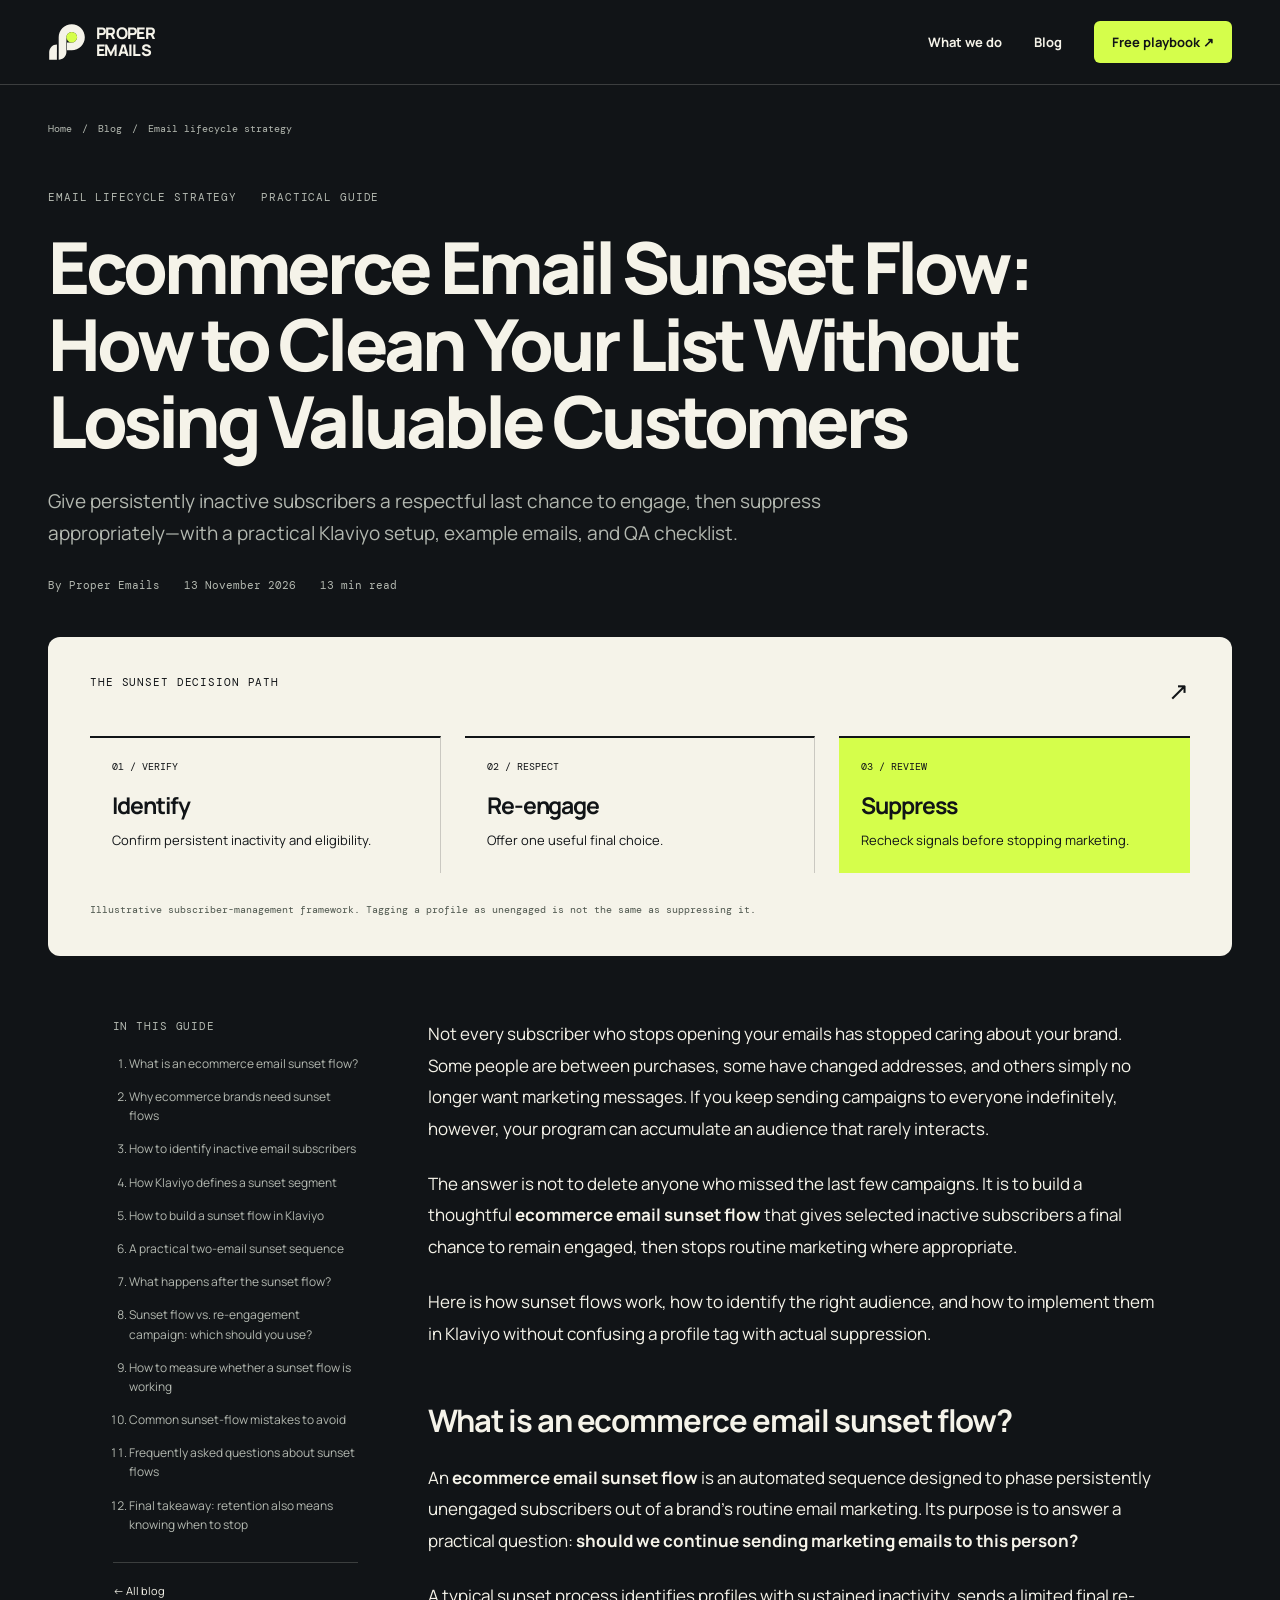
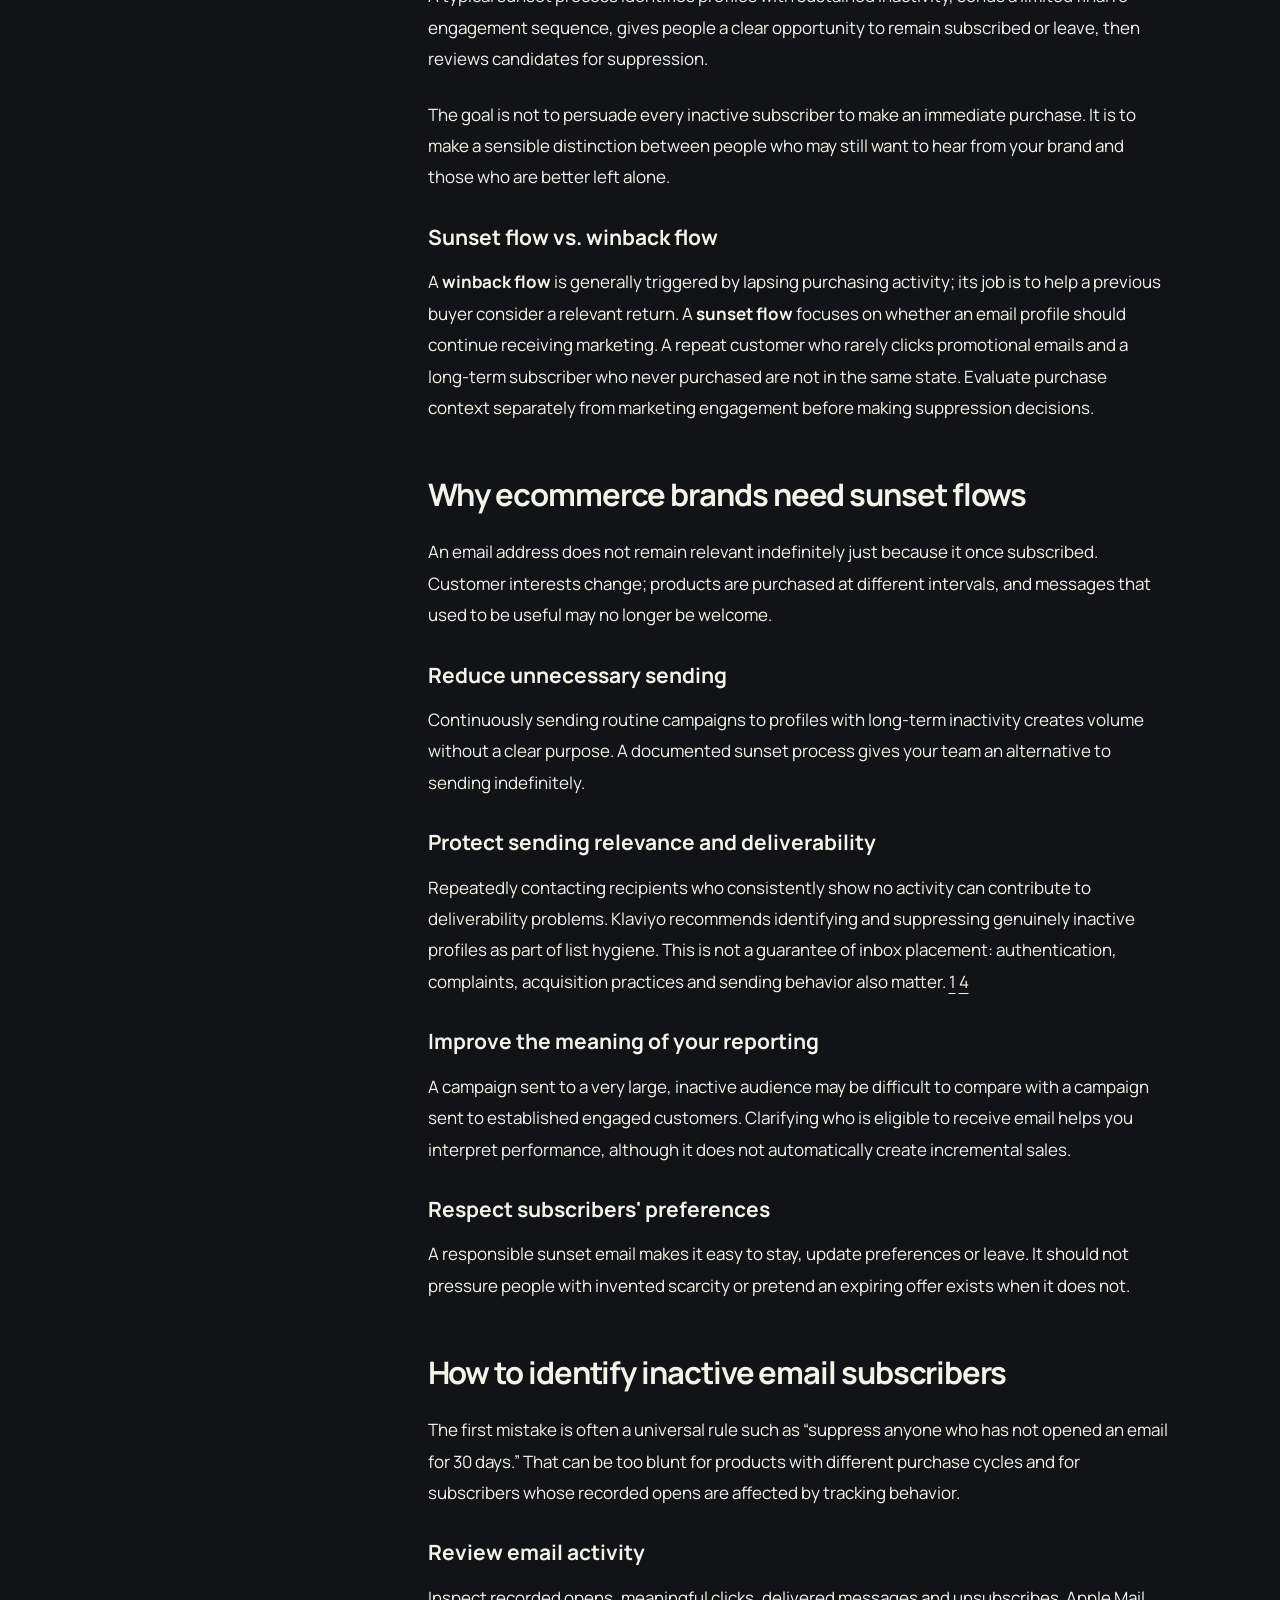
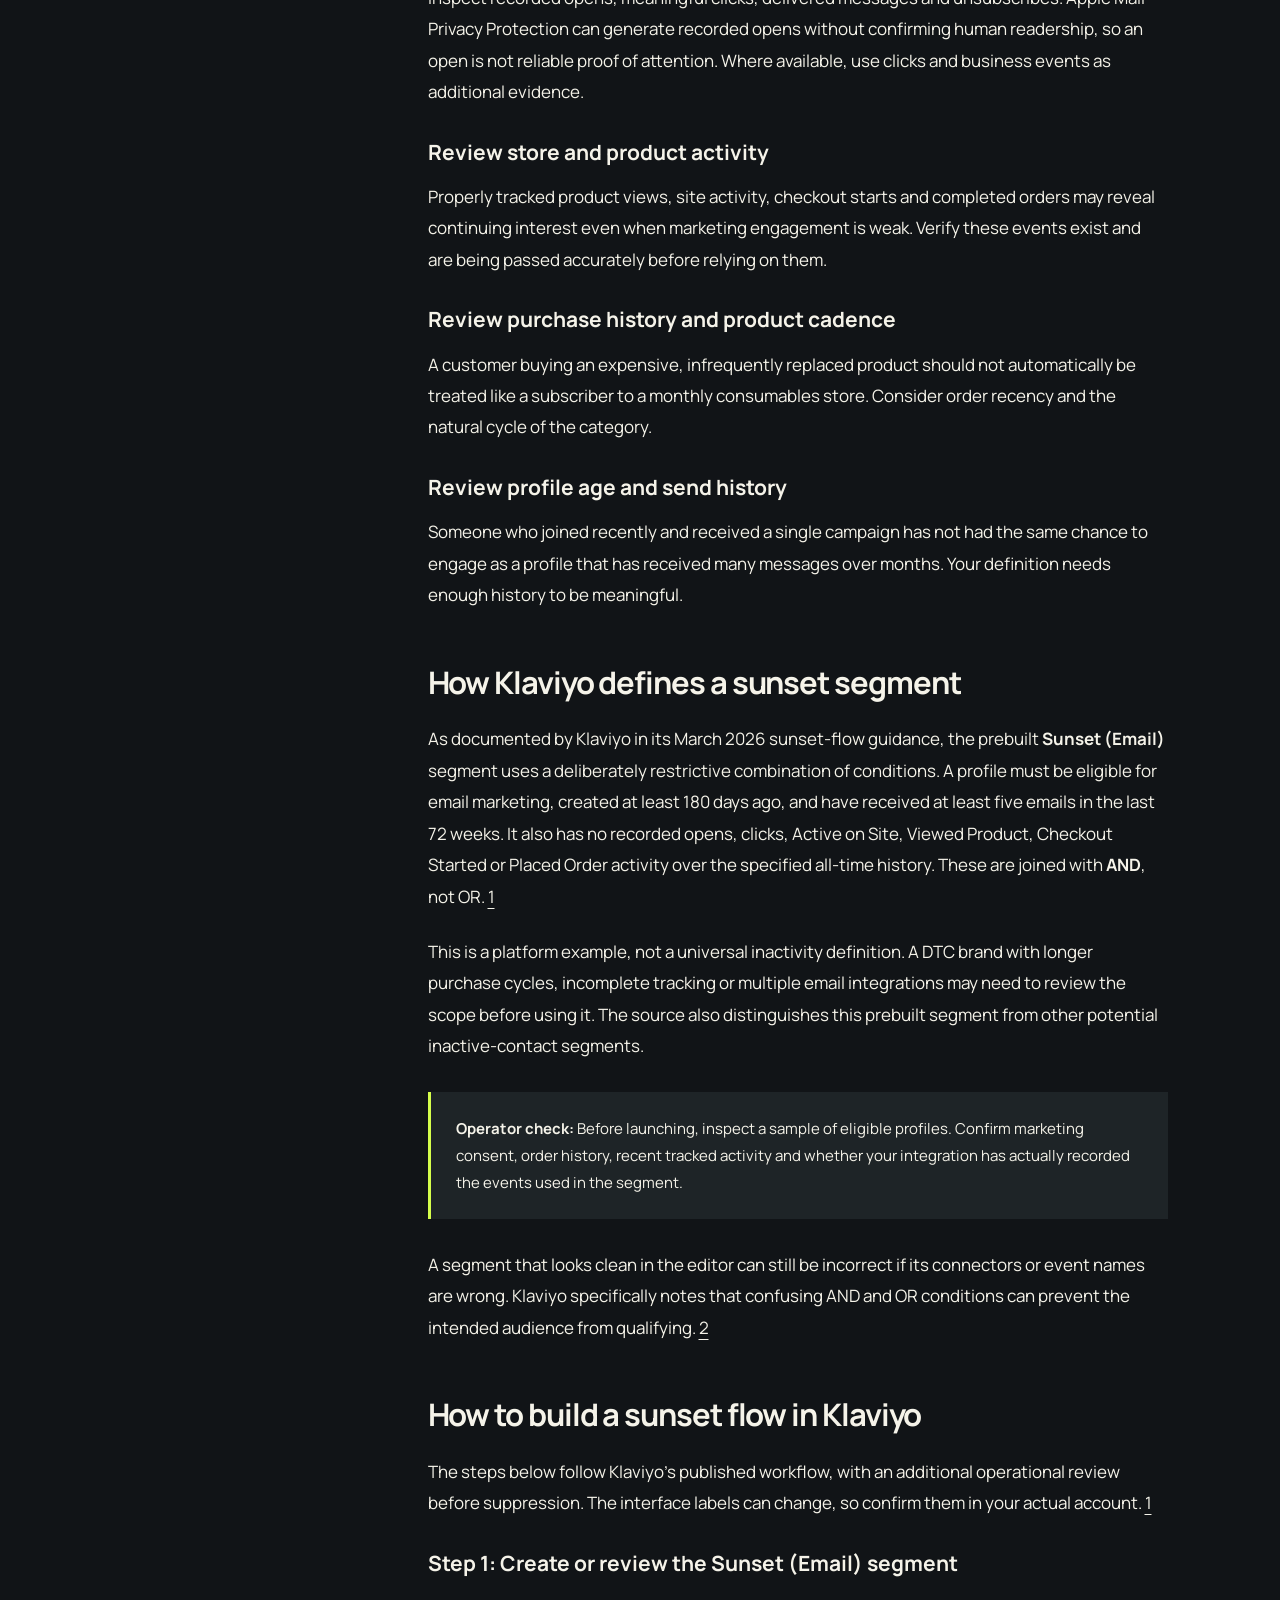
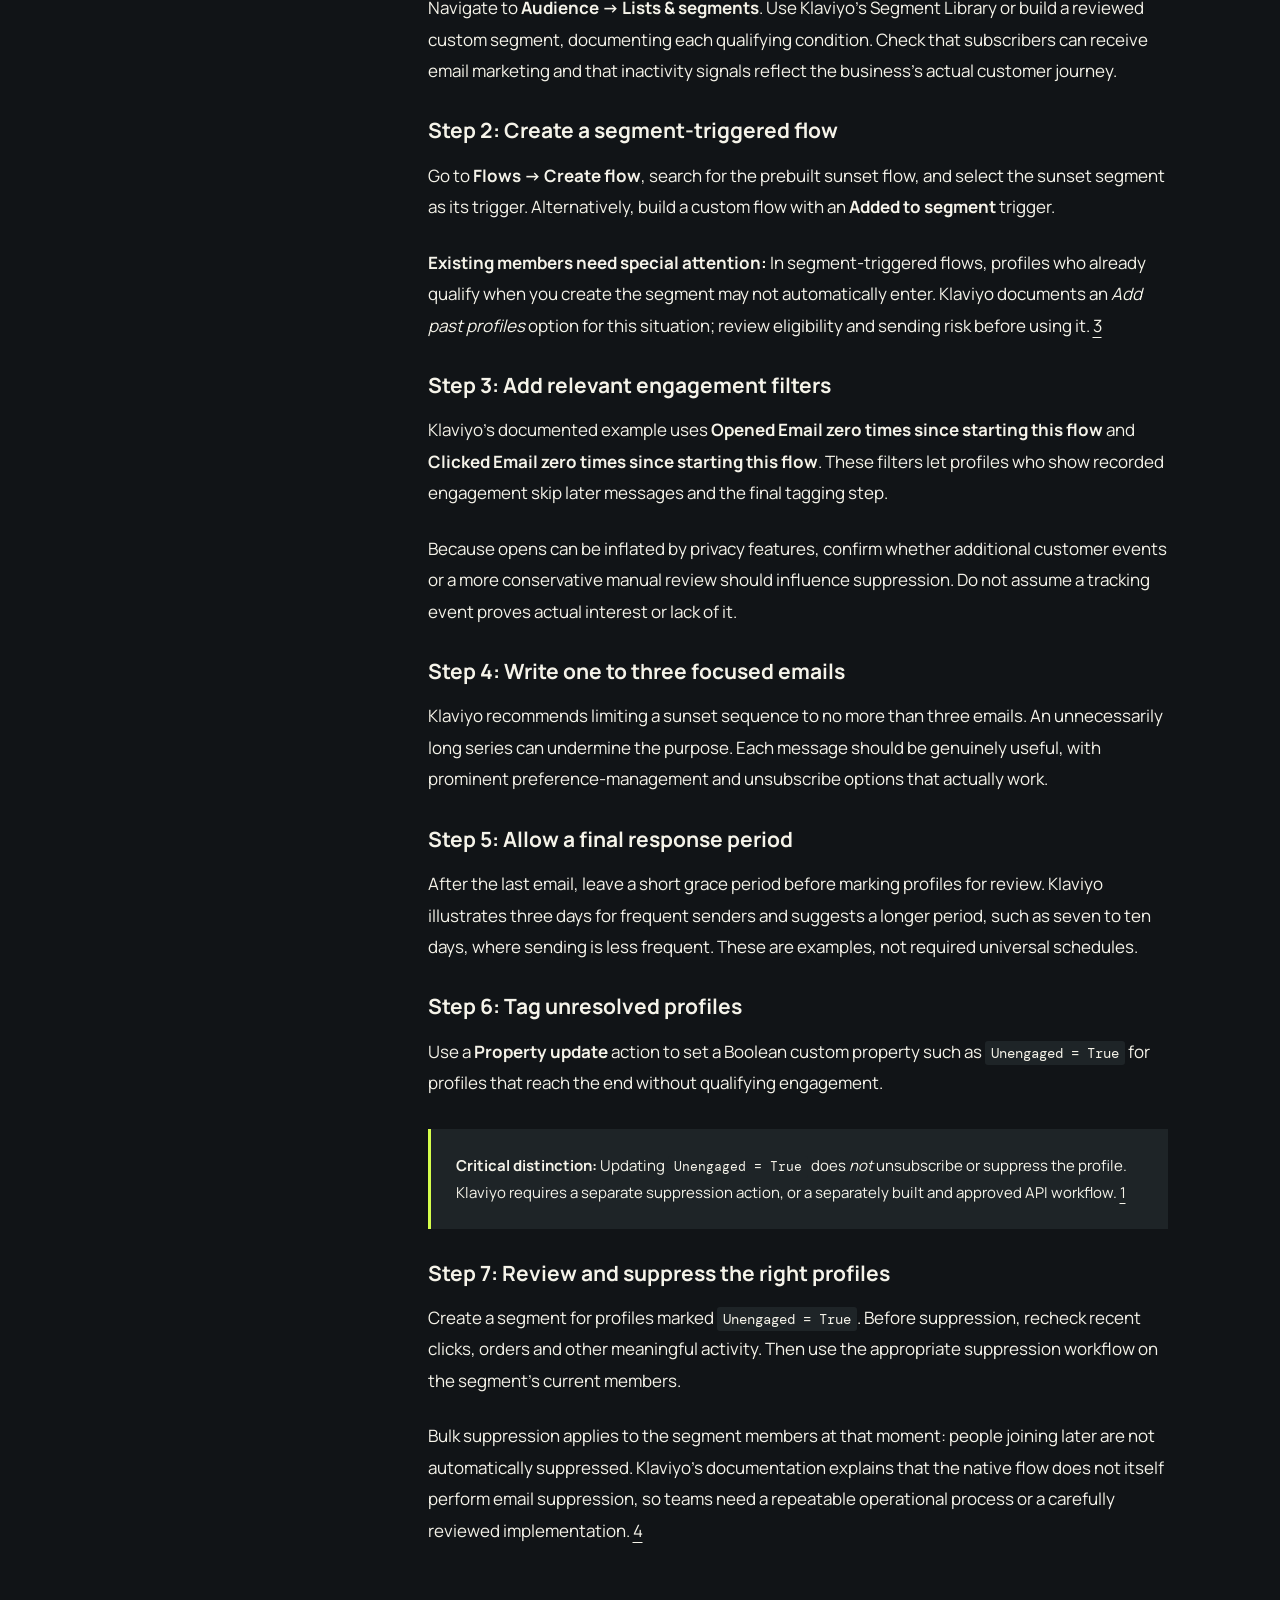
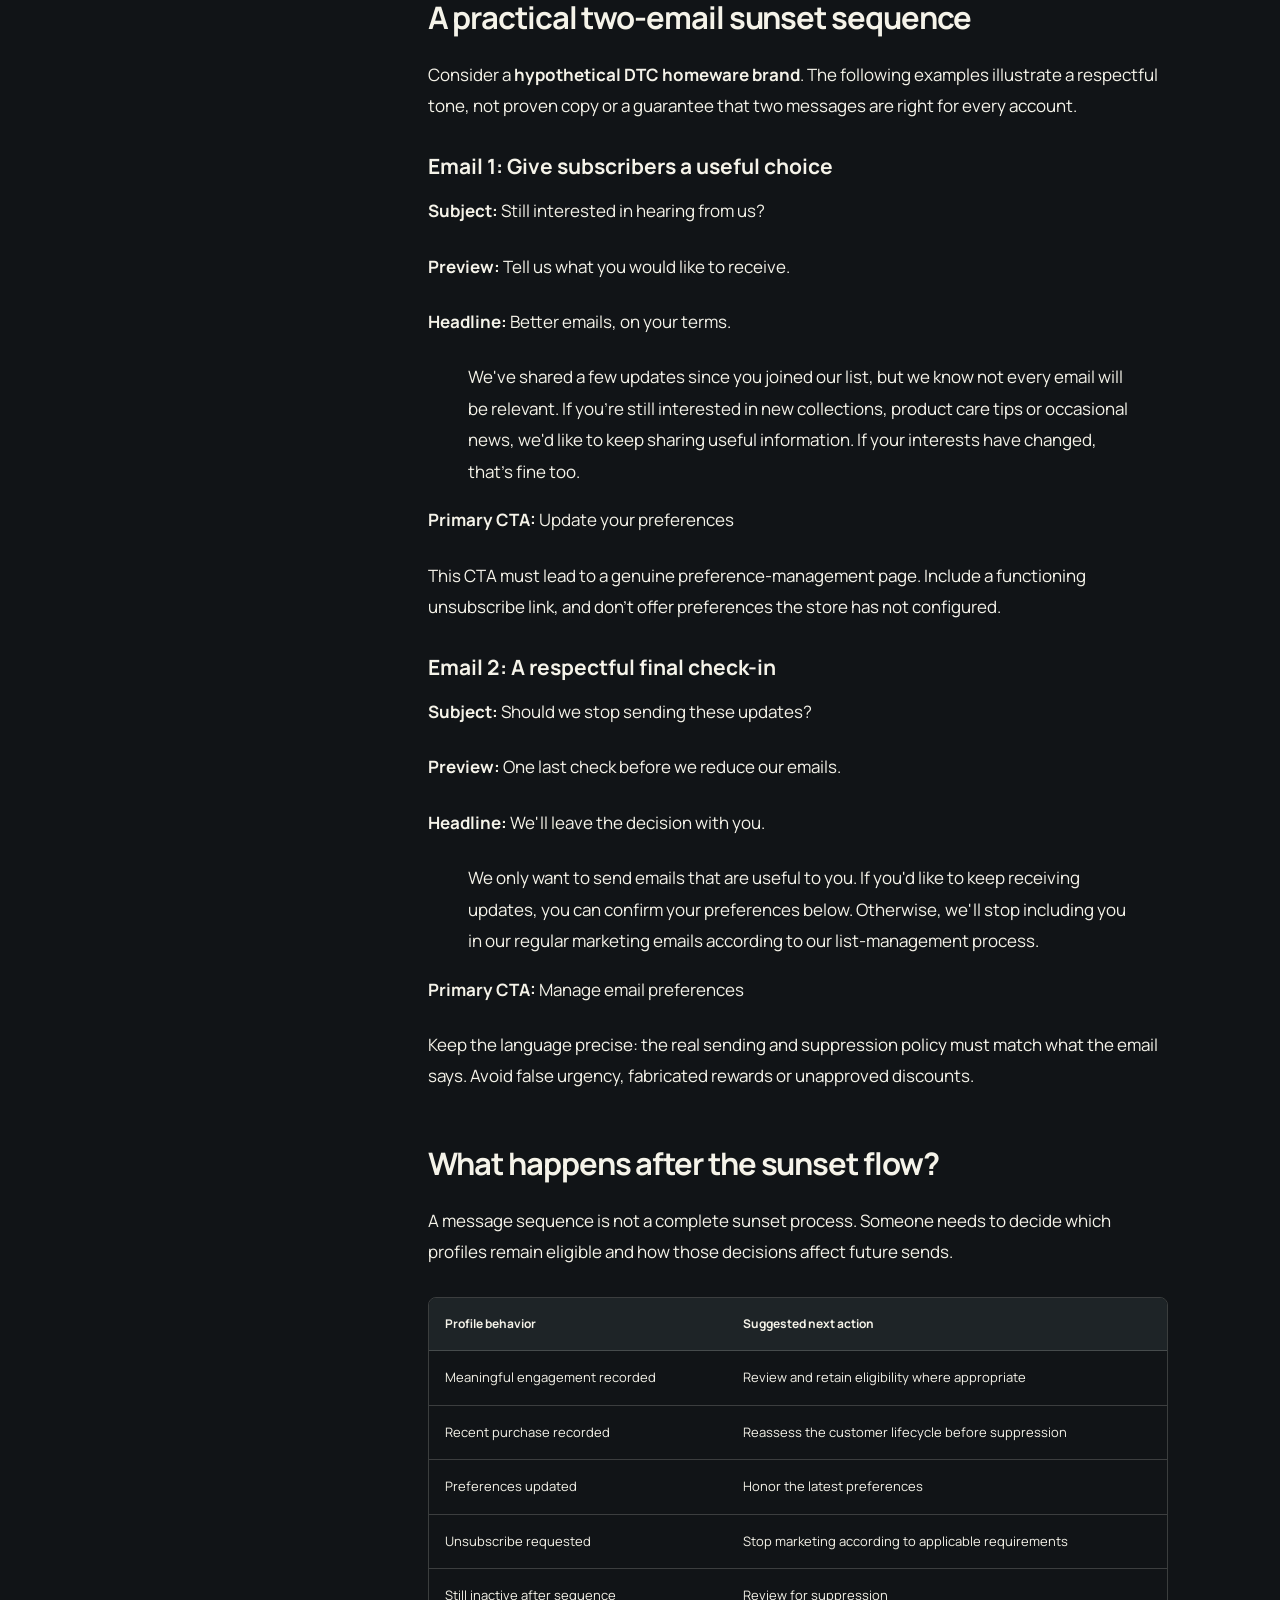
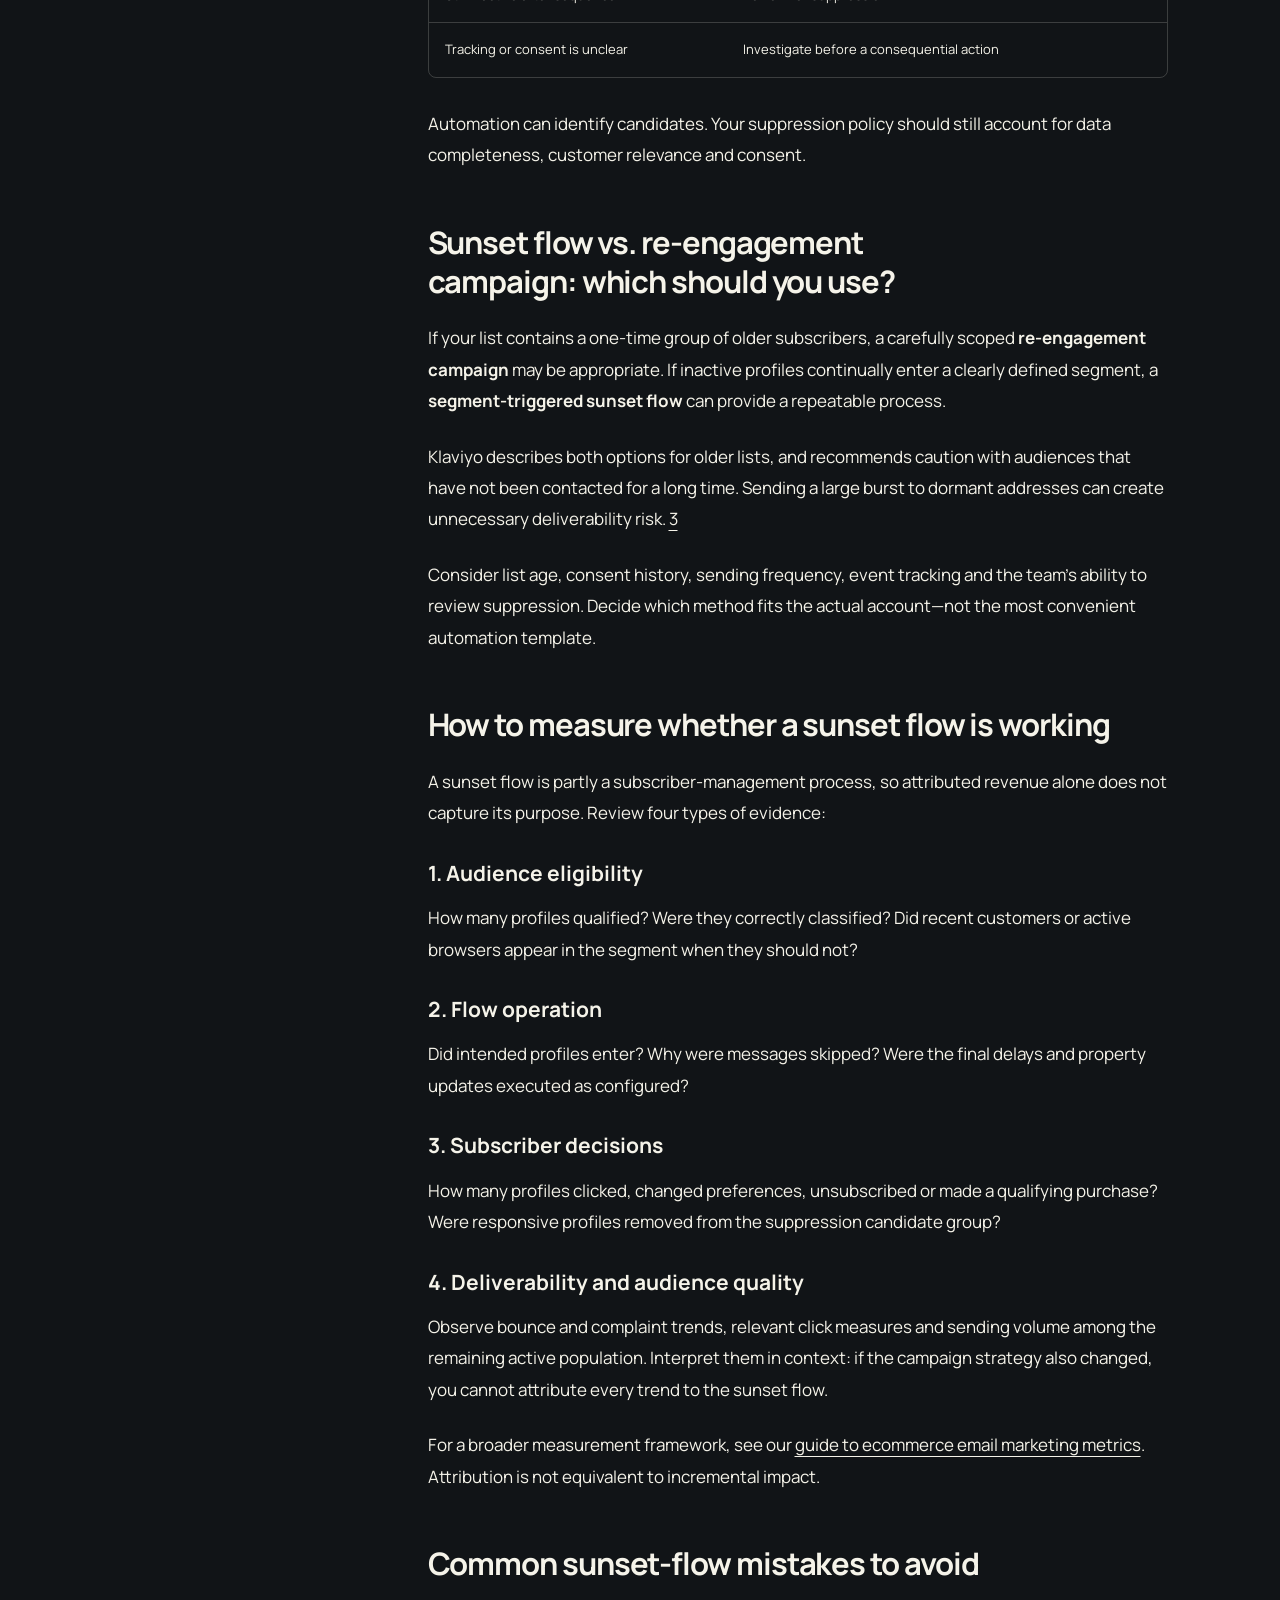
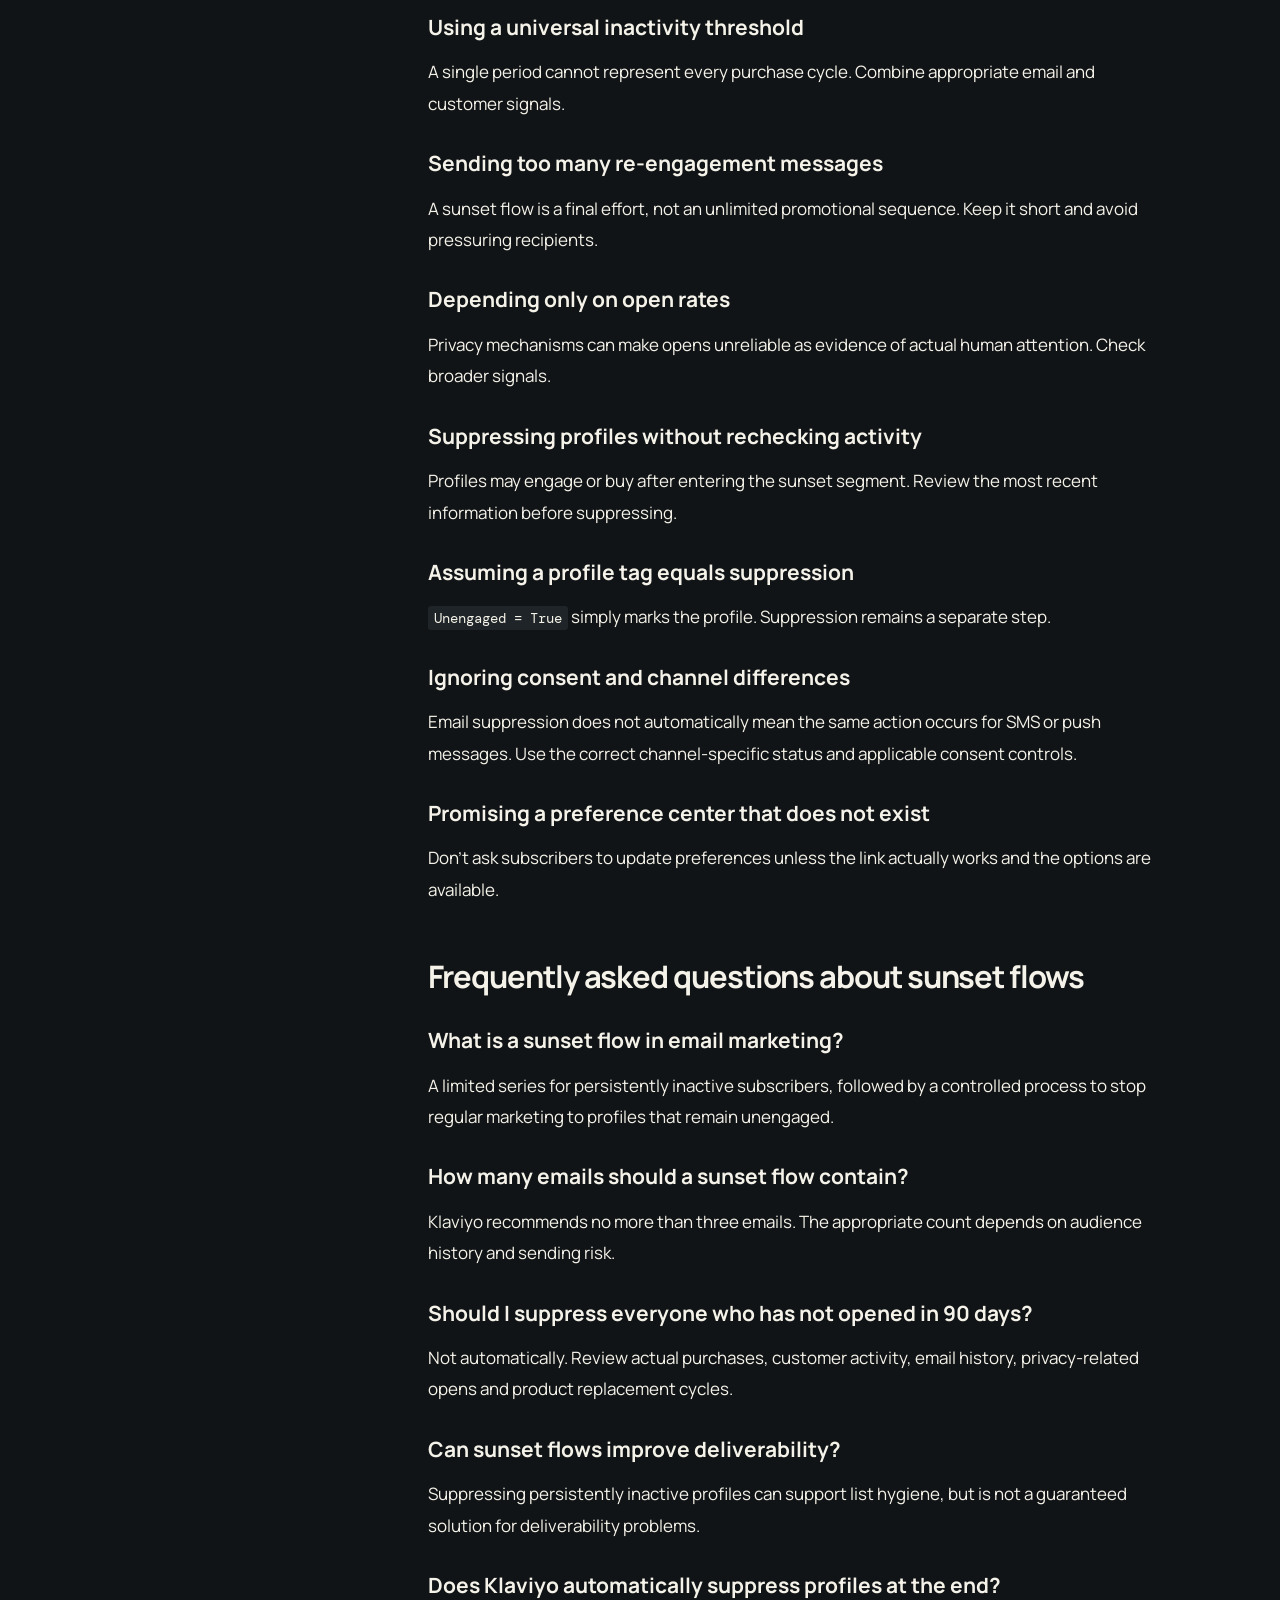
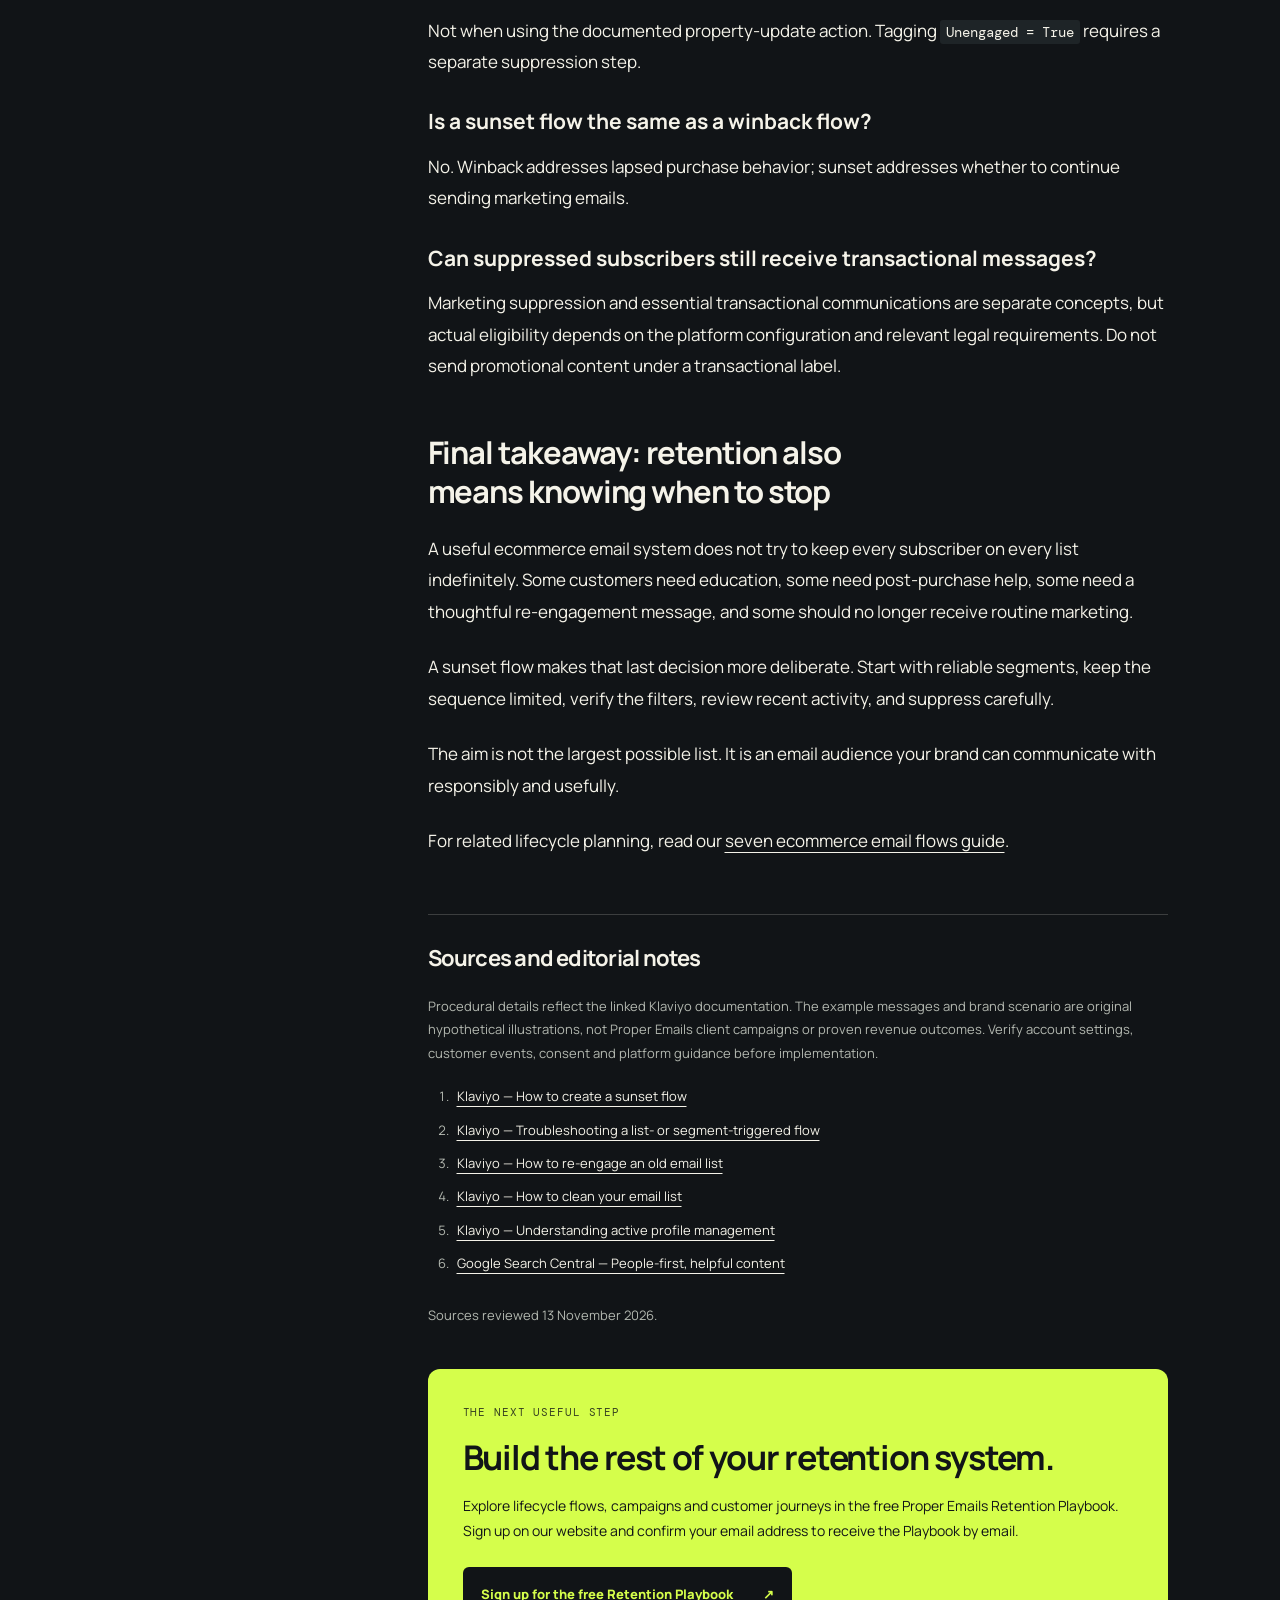
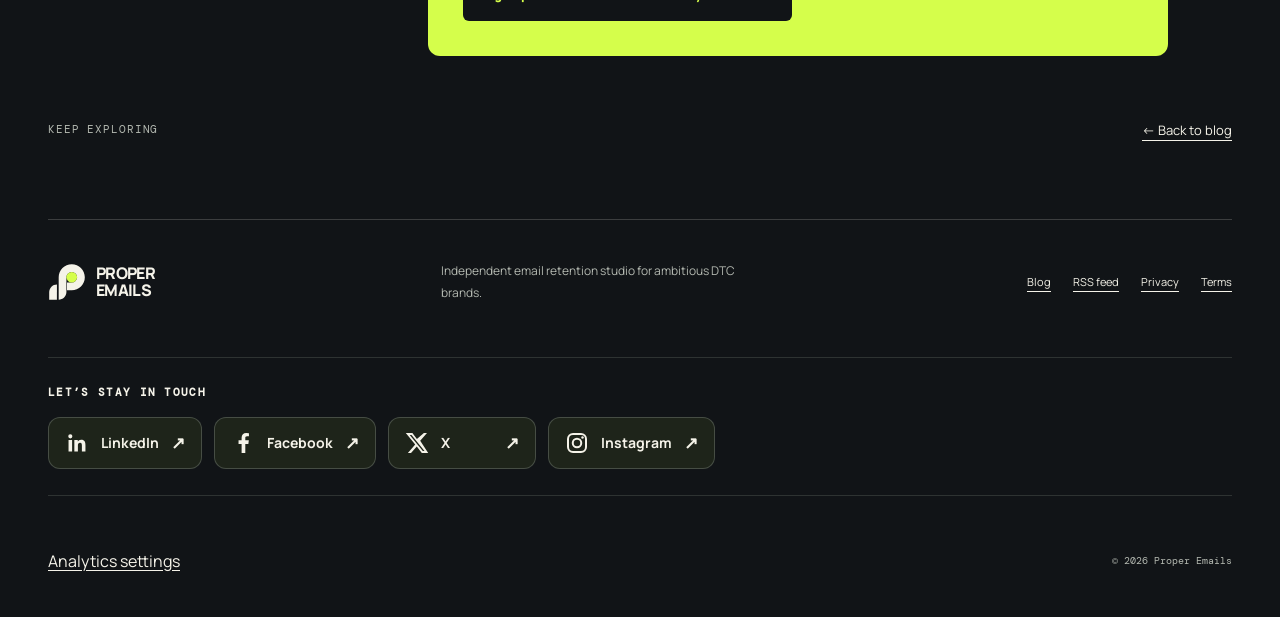
<file: blog/posts/ecommerce-email-sunset-flow/index.html>
<!doctype html>
<html lang="en" data-theme="proper"><head><meta charset="utf-8"><meta name="viewport" content="width=device-width,initial-scale=1"><meta name="theme-color" content="#111417"><title>Ecommerce Email Sunset Flow: A Practical Guide | Proper Emails</title><meta name="description" content="Learn how to build an ecommerce email sunset flow in Klaviyo, identify inactive subscribers, prevent unnecessary emails, and manage suppression."><meta name="robots" content="index,follow"><link rel="canonical" href="https://properemails.com/blog/posts/ecommerce-email-sunset-flow/"><link rel="icon" href="/assets/brand/favicon-1024.png" type="image/png" sizes="1024x1024"><link rel="stylesheet" href="/assets/integrations.css?v=social-icons-1"><script defer src="/assets/analytics.js"></script><script src="https://analytics.ahrefs.com/analytics.js" data-key="YZnZ1PcaZa8CDakNyFjhRw" async></script><link rel="alternate" type="application/rss+xml" title="Proper Emails Blog" href="/blog/feed.xml"><meta property="og:type" content="article"><meta property="og:site_name" content="Proper Emails"><meta property="og:title" content="Ecommerce Email Sunset Flow: A Practical Guide | Proper Emails"><meta property="og:description" content="Learn how to build an ecommerce email sunset flow in Klaviyo, identify inactive subscribers, prevent unnecessary emails, and manage suppression."><meta property="og:url" content="https://properemails.com/blog/posts/ecommerce-email-sunset-flow/"><meta property="og:image" content="https://properemails.com/assets/brand/social-preview.png"><meta property="og:image:alt" content="Proper Emails official brand social preview"><meta name="twitter:card" content="summary_large_image"><link rel="preconnect" href="https://fonts.googleapis.com"><link rel="preconnect" href="https://fonts.gstatic.com" crossorigin><link href="https://fonts.googleapis.com/css2?family=DM+Mono:wght@400;500&family=Manrope:wght@400;500;600;700;800&display=swap" rel="stylesheet"><link rel="stylesheet" href="/assets/blog.css"><script type="application/ld+json">{"@context":"https://schema.org","@type":"BlogPosting","headline":"Ecommerce Email Sunset Flow: How to Clean Your List Without Losing Valuable Customers","description":"Learn how to build an ecommerce email sunset flow in Klaviyo, identify inactive subscribers, prevent unnecessary emails, and manage suppression.","datePublished":"2026-11-13","author":{"@type":"Organization","name":"Proper Emails","url":"https://properemails.com/"},"publisher":{"@type":"Organization","@id":"https://properemails.com/#organization","name":"Proper Emails","url":"https://properemails.com/","logo":{"@type":"ImageObject","url":"https://properemails.com/assets/brand/favicon-1024.png","width":1024,"height":1024}},"image":["https://properemails.com/assets/brand/social-preview.png"],"mainEntityOfPage":"https://properemails.com/blog/posts/ecommerce-email-sunset-flow/","inLanguage":"en","articleSection":"Email lifecycle strategy"}</script></head><body><a class="skip" href="#main">Skip to content</a><header class="masthead"><div class="shell masthead-inner"><a class="brand" aria-label="Proper Emails homepage" href="/"><img src="/assets/brand/mark-light.svg" width="38" height="38" alt=""><span class="wordmark"><span>PROPER</span><span>EMAILS</span></span></a><nav aria-label="Main navigation"><a href="/#services">What we do</a><a href="/blog/" aria-current="location">Blog</a><a class="nav-cta" href="/#playbook">Free playbook <span aria-hidden="true">↗︎</span></a></nav></div></header><main id="main"><div class="shell"><nav class="breadcrumbs" aria-label="Breadcrumb"><a href="/">Home</a><span aria-hidden="true">/</span><a href="/blog/">Blog</a><span aria-hidden="true">/</span><span>Email lifecycle strategy</span></nav><header class="article-header"><div class="eyebrow">Email lifecycle strategy <span>PRACTICAL GUIDE</span></div><h1>Ecommerce Email Sunset Flow: How to Clean Your List Without Losing Valuable Customers</h1><p class="deck">Give persistently inactive subscribers a respectful last chance to engage, then suppress appropriately—with a practical Klaviyo setup, example emails, and QA checklist.</p><div class="byline"><span>By Proper Emails</span><time datetime="2026-11-13">13 November 2026</time><span>13 min read</span></div></header><figure class="journey-figure"><div class="diagram-label">THE SUNSET DECISION PATH <span aria-hidden="true">↗︎</span></div><ol class="journey"><li><span>01 / VERIFY</span><strong>Identify</strong><p>Confirm persistent inactivity and eligibility.</p></li><li><span>02 / RESPECT</span><strong>Re-engage</strong><p>Offer one useful final choice.</p></li><li><span>03 / REVIEW</span><strong>Suppress</strong><p>Recheck signals before stopping marketing.</p></li></ol><figcaption>Illustrative subscriber-management framework. Tagging a profile as unengaged is not the same as suppressing it.</figcaption></figure><div class="reading-layout"><aside class="toc"><nav aria-label="On this page"><p class="eyebrow">IN THIS GUIDE</p><ol><li><a href="#what-is-an-ecommerce-email-sunset-flow">What is an ecommerce email sunset flow?</a></li><li><a href="#why-ecommerce-brands-need-sunset-flows">Why ecommerce brands need sunset flows</a></li><li><a href="#identify-inactive-subscribers">How to identify inactive email subscribers</a></li><li><a href="#klaviyo-sunset-segment-definition">How Klaviyo defines a sunset segment</a></li><li><a href="#build-a-sunset-flow-in-klaviyo">How to build a sunset flow in Klaviyo</a></li><li><a href="#two-email-sunset-sequence">A practical two-email sunset sequence</a></li><li><a href="#what-happens-after-sunset">What happens after the sunset flow?</a></li><li><a href="#sunset-flow-vs-reengagement-campaign">Sunset flow vs. re-engagement campaign: which should you use?</a></li><li><a href="#how-to-measure-sunset-flow">How to measure whether a sunset flow is working</a></li><li><a href="#sunset-flow-mistakes-to-avoid">Common sunset-flow mistakes to avoid</a></li><li><a href="#sunset-flow-faq">Frequently asked questions about sunset flows</a></li><li><a href="#final-takeaway">Final takeaway: retention also means knowing when to stop</a></li></ol><a class="toc-back" href="/blog/">← All blog</a></nav></aside><article class="prose"><p>Not every subscriber who stops opening your emails has stopped caring about your brand. Some people are between purchases, some have changed addresses, and others simply no longer want marketing messages. If you keep sending campaigns to everyone indefinitely, however, your program can accumulate an audience that rarely interacts.</p><p>The answer is not to delete anyone who missed the last few campaigns. It is to build a thoughtful <strong>ecommerce email sunset flow</strong> that gives selected inactive subscribers a final chance to remain engaged, then stops routine marketing where appropriate.</p><p>Here is how sunset flows work, how to identify the right audience, and how to implement them in Klaviyo without confusing a profile tag with actual suppression.</p><h2 id="what-is-an-ecommerce-email-sunset-flow">What is an ecommerce email sunset flow?</h2>
<p>An <strong>ecommerce email sunset flow</strong> is an automated sequence designed to phase persistently unengaged subscribers out of a brand's routine email marketing. Its purpose is to answer a practical question: <strong>should we continue sending marketing emails to this person?</strong></p>
<p>A typical sunset process identifies profiles with sustained inactivity, sends a limited final re-engagement sequence, gives people a clear opportunity to remain subscribed or leave, then reviews candidates for suppression.</p>
<p>The goal is not to persuade every inactive subscriber to make an immediate purchase. It is to make a sensible distinction between people who may still want to hear from your brand and those who are better left alone.</p>
<h3>Sunset flow vs. winback flow</h3>
<p>A <strong>winback flow</strong> is generally triggered by lapsing purchasing activity; its job is to help a previous buyer consider a relevant return. A <strong>sunset flow</strong> focuses on whether an email profile should continue receiving marketing. A repeat customer who rarely clicks promotional emails and a long-term subscriber who never purchased are not in the same state. Evaluate purchase context separately from marketing engagement before making suppression decisions.</p>
<h2 id="why-ecommerce-brands-need-sunset-flows">Why ecommerce brands need sunset flows</h2>
<p>An email address does not remain relevant indefinitely just because it once subscribed. Customer interests change; products are purchased at different intervals, and messages that used to be useful may no longer be welcome.</p>
<h3>Reduce unnecessary sending</h3><p>Continuously sending routine campaigns to profiles with long-term inactivity creates volume without a clear purpose. A documented sunset process gives your team an alternative to sending indefinitely.</p>
<h3>Protect sending relevance and deliverability</h3><p>Repeatedly contacting recipients who consistently show no activity can contribute to deliverability problems. Klaviyo recommends identifying and suppressing genuinely inactive profiles as part of list hygiene. This is not a guarantee of inbox placement: authentication, complaints, acquisition practices and sending behavior also matter. <a href="#source-1">1</a> <a href="#source-4">4</a></p>
<h3>Improve the meaning of your reporting</h3><p>A campaign sent to a very large, inactive audience may be difficult to compare with a campaign sent to established engaged customers. Clarifying who is eligible to receive email helps you interpret performance, although it does not automatically create incremental sales.</p>
<h3>Respect subscribers' preferences</h3><p>A responsible sunset email makes it easy to stay, update preferences or leave. It should not pressure people with invented scarcity or pretend an expiring offer exists when it does not.</p>
<h2 id="identify-inactive-subscribers">How to identify inactive email subscribers</h2>
<p>The first mistake is often a universal rule such as “suppress anyone who has not opened an email for 30 days.” That can be too blunt for products with different purchase cycles and for subscribers whose recorded opens are affected by tracking behavior.</p>
<h3>Review email activity</h3><p>Inspect recorded opens, meaningful clicks, delivered messages and unsubscribes. Apple Mail Privacy Protection can generate recorded opens without confirming human readership, so an open is not reliable proof of attention. Where available, use clicks and business events as additional evidence.</p>
<h3>Review store and product activity</h3><p>Properly tracked product views, site activity, checkout starts and completed orders may reveal continuing interest even when marketing engagement is weak. Verify these events exist and are being passed accurately before relying on them.</p>
<h3>Review purchase history and product cadence</h3><p>A customer buying an expensive, infrequently replaced product should not automatically be treated like a subscriber to a monthly consumables store. Consider order recency and the natural cycle of the category.</p>
<h3>Review profile age and send history</h3><p>Someone who joined recently and received a single campaign has not had the same chance to engage as a profile that has received many messages over months. Your definition needs enough history to be meaningful.</p>
<h2 id="klaviyo-sunset-segment-definition">How Klaviyo defines a sunset segment</h2>
<p>As documented by Klaviyo in its March 2026 sunset-flow guidance, the prebuilt <strong>Sunset (Email)</strong> segment uses a deliberately restrictive combination of conditions. A profile must be eligible for email marketing, created at least 180 days ago, and have received at least five emails in the last 72 weeks. It also has no recorded opens, clicks, Active on Site, Viewed Product, Checkout Started or Placed Order activity over the specified all-time history. These are joined with <strong>AND</strong>, not OR. <a href="#source-1">1</a></p>
<p>This is a platform example, not a universal inactivity definition. A DTC brand with longer purchase cycles, incomplete tracking or multiple email integrations may need to review the scope before using it. The source also distinguishes this prebuilt segment from other potential inactive-contact segments.</p>
<aside class="note"><p><strong>Operator check:</strong> Before launching, inspect a sample of eligible profiles. Confirm marketing consent, order history, recent tracked activity and whether your integration has actually recorded the events used in the segment.</p></aside>
<p>A segment that looks clean in the editor can still be incorrect if its connectors or event names are wrong. Klaviyo specifically notes that confusing AND and OR conditions can prevent the intended audience from qualifying. <a href="#source-2">2</a></p>
<h2 id="build-a-sunset-flow-in-klaviyo">How to build a sunset flow in Klaviyo</h2>
<p>The steps below follow Klaviyo's published workflow, with an additional operational review before suppression. The interface labels can change, so confirm them in your actual account. <a href="#source-1">1</a></p>
<h3>Step 1: Create or review the Sunset (Email) segment</h3><p>Navigate to <strong>Audience → Lists &amp; segments</strong>. Use Klaviyo's Segment Library or build a reviewed custom segment, documenting each qualifying condition. Check that subscribers can receive email marketing and that inactivity signals reflect the business's actual customer journey.</p>
<h3>Step 2: Create a segment-triggered flow</h3><p>Go to <strong>Flows → Create flow</strong>, search for the prebuilt sunset flow, and select the sunset segment as its trigger. Alternatively, build a custom flow with an <strong>Added to segment</strong> trigger.</p>
<p><strong>Existing members need special attention:</strong> In segment-triggered flows, profiles who already qualify when you create the segment may not automatically enter. Klaviyo documents an <em>Add past profiles</em> option for this situation; review eligibility and sending risk before using it. <a href="#source-3">3</a></p>
<h3>Step 3: Add relevant engagement filters</h3><p>Klaviyo's documented example uses <strong>Opened Email zero times since starting this flow</strong> and <strong>Clicked Email zero times since starting this flow</strong>. These filters let profiles who show recorded engagement skip later messages and the final tagging step.</p>
<p>Because opens can be inflated by privacy features, confirm whether additional customer events or a more conservative manual review should influence suppression. Do not assume a tracking event proves actual interest or lack of it.</p>
<h3>Step 4: Write one to three focused emails</h3><p>Klaviyo recommends limiting a sunset sequence to no more than three emails. An unnecessarily long series can undermine the purpose. Each message should be genuinely useful, with prominent preference-management and unsubscribe options that actually work.</p>
<h3>Step 5: Allow a final response period</h3><p>After the last email, leave a short grace period before marking profiles for review. Klaviyo illustrates three days for frequent senders and suggests a longer period, such as seven to ten days, where sending is less frequent. These are examples, not required universal schedules.</p>
<h3>Step 6: Tag unresolved profiles</h3><p>Use a <strong>Property update</strong> action to set a Boolean custom property such as <code>Unengaged = True</code> for profiles that reach the end without qualifying engagement.</p>
<aside class="note"><p><strong>Critical distinction:</strong> Updating <code>Unengaged = True</code> does <em>not</em> unsubscribe or suppress the profile. Klaviyo requires a separate suppression action, or a separately built and approved API workflow. <a href="#source-1">1</a></p></aside>
<h3>Step 7: Review and suppress the right profiles</h3><p>Create a segment for profiles marked <code>Unengaged = True</code>. Before suppression, recheck recent clicks, orders and other meaningful activity. Then use the appropriate suppression workflow on the segment's current members.</p>
<p>Bulk suppression applies to the segment members at that moment: people joining later are not automatically suppressed. Klaviyo's documentation explains that the native flow does not itself perform email suppression, so teams need a repeatable operational process or a carefully reviewed implementation. <a href="#source-4">4</a></p>
<h2 id="two-email-sunset-sequence">A practical two-email sunset sequence</h2>
<p>Consider a <strong>hypothetical DTC homeware brand</strong>. The following examples illustrate a respectful tone, not proven copy or a guarantee that two messages are right for every account.</p>
<h3>Email 1: Give subscribers a useful choice</h3>
<p><strong>Subject:</strong> Still interested in hearing from us?</p>
<p><strong>Preview:</strong> Tell us what you would like to receive.</p>
<p><strong>Headline:</strong> Better emails, on your terms.</p>
<blockquote><p>We've shared a few updates since you joined our list, but we know not every email will be relevant. If you're still interested in new collections, product care tips or occasional news, we'd like to keep sharing useful information. If your interests have changed, that's fine too.</p></blockquote>
<p><strong>Primary CTA:</strong> Update your preferences</p>
<p>This CTA must lead to a genuine preference-management page. Include a functioning unsubscribe link, and don't offer preferences the store has not configured.</p>
<h3>Email 2: A respectful final check-in</h3>
<p><strong>Subject:</strong> Should we stop sending these updates?</p>
<p><strong>Preview:</strong> One last check before we reduce our emails.</p>
<p><strong>Headline:</strong> We'll leave the decision with you.</p>
<blockquote><p>We only want to send emails that are useful to you. If you'd like to keep receiving updates, you can confirm your preferences below. Otherwise, we'll stop including you in our regular marketing emails according to our list-management process.</p></blockquote>
<p><strong>Primary CTA:</strong> Manage email preferences</p>
<p>Keep the language precise: the real sending and suppression policy must match what the email says. Avoid false urgency, fabricated rewards or unapproved discounts.</p>
<h2 id="what-happens-after-sunset">What happens after the sunset flow?</h2>
<p>A message sequence is not a complete sunset process. Someone needs to decide which profiles remain eligible and how those decisions affect future sends.</p>
<div class="table-scroll" role="region" tabindex="0" aria-label="Sunset flow outcomes and next actions"><table><thead><tr><th scope="col">Profile behavior</th><th scope="col">Suggested next action</th></tr></thead><tbody>
<tr><td>Meaningful engagement recorded</td><td>Review and retain eligibility where appropriate</td></tr>
<tr><td>Recent purchase recorded</td><td>Reassess the customer lifecycle before suppression</td></tr>
<tr><td>Preferences updated</td><td>Honor the latest preferences</td></tr>
<tr><td>Unsubscribe requested</td><td>Stop marketing according to applicable requirements</td></tr>
<tr><td>Still inactive after sequence</td><td>Review for suppression</td></tr>
<tr><td>Tracking or consent is unclear</td><td>Investigate before a consequential action</td></tr>
</tbody></table></div>
<p>Automation can identify candidates. Your suppression policy should still account for data completeness, customer relevance and consent.</p>
<h2 id="sunset-flow-vs-reengagement-campaign">Sunset flow vs. re-engagement campaign: which should you use?</h2>
<p>If your list contains a one-time group of older subscribers, a carefully scoped <strong>re-engagement campaign</strong> may be appropriate. If inactive profiles continually enter a clearly defined segment, a <strong>segment-triggered sunset flow</strong> can provide a repeatable process.</p>
<p>Klaviyo describes both options for older lists, and recommends caution with audiences that have not been contacted for a long time. Sending a large burst to dormant addresses can create unnecessary deliverability risk. <a href="#source-3">3</a></p>
<p>Consider list age, consent history, sending frequency, event tracking and the team's ability to review suppression. Decide which method fits the actual account—not the most convenient automation template.</p>
<h2 id="how-to-measure-sunset-flow">How to measure whether a sunset flow is working</h2>
<p>A sunset flow is partly a subscriber-management process, so attributed revenue alone does not capture its purpose. Review four types of evidence:</p>
<h3>1. Audience eligibility</h3><p>How many profiles qualified? Were they correctly classified? Did recent customers or active browsers appear in the segment when they should not?</p>
<h3>2. Flow operation</h3><p>Did intended profiles enter? Why were messages skipped? Were the final delays and property updates executed as configured?</p>
<h3>3. Subscriber decisions</h3><p>How many profiles clicked, changed preferences, unsubscribed or made a qualifying purchase? Were responsive profiles removed from the suppression candidate group?</p>
<h3>4. Deliverability and audience quality</h3><p>Observe bounce and complaint trends, relevant click measures and sending volume among the remaining active population. Interpret them in context: if the campaign strategy also changed, you cannot attribute every trend to the sunset flow.</p>
<p>For a broader measurement framework, see our <a href="/blog/posts/ecommerce-email-marketing-metrics/">guide to ecommerce email marketing metrics</a>. Attribution is not equivalent to incremental impact.</p>
<h2 id="sunset-flow-mistakes-to-avoid">Common sunset-flow mistakes to avoid</h2>
<h3>Using a universal inactivity threshold</h3><p>A single period cannot represent every purchase cycle. Combine appropriate email and customer signals.</p>
<h3>Sending too many re-engagement messages</h3><p>A sunset flow is a final effort, not an unlimited promotional sequence. Keep it short and avoid pressuring recipients.</p>
<h3>Depending only on open rates</h3><p>Privacy mechanisms can make opens unreliable as evidence of actual human attention. Check broader signals.</p>
<h3>Suppressing profiles without rechecking activity</h3><p>Profiles may engage or buy after entering the sunset segment. Review the most recent information before suppressing.</p>
<h3>Assuming a profile tag equals suppression</h3><p><code>Unengaged = True</code> simply marks the profile. Suppression remains a separate step.</p>
<h3>Ignoring consent and channel differences</h3><p>Email suppression does not automatically mean the same action occurs for SMS or push messages. Use the correct channel-specific status and applicable consent controls.</p>
<h3>Promising a preference center that does not exist</h3><p>Don't ask subscribers to update preferences unless the link actually works and the options are available.</p>
<h2 id="sunset-flow-faq">Frequently asked questions about sunset flows</h2>
<h3>What is a sunset flow in email marketing?</h3><p>A limited series for persistently inactive subscribers, followed by a controlled process to stop regular marketing to profiles that remain unengaged.</p>
<h3>How many emails should a sunset flow contain?</h3><p>Klaviyo recommends no more than three emails. The appropriate count depends on audience history and sending risk.</p>
<h3>Should I suppress everyone who has not opened in 90 days?</h3><p>Not automatically. Review actual purchases, customer activity, email history, privacy-related opens and product replacement cycles.</p>
<h3>Can sunset flows improve deliverability?</h3><p>Suppressing persistently inactive profiles can support list hygiene, but is not a guaranteed solution for deliverability problems.</p>
<h3>Does Klaviyo automatically suppress profiles at the end?</h3><p>Not when using the documented property-update action. Tagging <code>Unengaged = True</code> requires a separate suppression step.</p>
<h3>Is a sunset flow the same as a winback flow?</h3><p>No. Winback addresses lapsed purchase behavior; sunset addresses whether to continue sending marketing emails.</p>
<h3>Can suppressed subscribers still receive transactional messages?</h3><p>Marketing suppression and essential transactional communications are separate concepts, but actual eligibility depends on the platform configuration and relevant legal requirements. Do not send promotional content under a transactional label.</p>
<h2 id="final-takeaway">Final takeaway: retention also means knowing when to stop</h2>
<p>A useful ecommerce email system does not try to keep every subscriber on every list indefinitely. Some customers need education, some need post-purchase help, some need a thoughtful re-engagement message, and some should no longer receive routine marketing.</p>
<p>A sunset flow makes that last decision more deliberate. Start with reliable segments, keep the sequence limited, verify the filters, review recent activity, and suppress carefully.</p>
<p>The aim is not the largest possible list. It is an email audience your brand can communicate with responsibly and usefully.</p>
<p>For related lifecycle planning, read our <a href="/blog/posts/ecommerce-email-marketing-flows/">seven ecommerce email flows guide</a>.</p><section class="sources" aria-labelledby="sources"><h2 id="sources">Sources and editorial notes</h2><p>Procedural details reflect the linked Klaviyo documentation. The example messages and brand scenario are original hypothetical illustrations, not Proper Emails client campaigns or proven revenue outcomes. Verify account settings, customer events, consent and platform guidance before implementation.</p><ol><li id="source-1"><a href="https://help.klaviyo.com/hc/en-us/articles/360017518492" target="_blank" rel="noopener noreferrer">Klaviyo — How to create a sunset flow</a></li><li id="source-2"><a href="https://help.klaviyo.com/hc/en-us/articles/12414318812827" target="_blank" rel="noopener noreferrer">Klaviyo — Troubleshooting a list- or segment-triggered flow</a></li><li id="source-3"><a href="https://help.klaviyo.com/hc/en-us/articles/10767213384859" target="_blank" rel="noopener noreferrer">Klaviyo — How to re-engage an old email list</a></li><li id="source-4"><a href="https://help.klaviyo.com/hc/en-us/articles/360044054732" target="_blank" rel="noopener noreferrer">Klaviyo — How to clean your email list</a></li><li id="source-5"><a href="https://help.klaviyo.com/hc/en-us/articles/24263920096027" target="_blank" rel="noopener noreferrer">Klaviyo — Understanding active profile management</a></li><li id="source-6"><a href="https://developers.google.com/search/docs/fundamentals/creating-helpful-content" target="_blank" rel="noopener noreferrer">Google Search Central — People-first, helpful content</a></li></ol><p>Sources reviewed 13 November 2026.</p></section><section class="article-cta"><span class="eyebrow">THE NEXT USEFUL STEP</span><h2>Build the rest of your retention system.</h2><p>Explore lifecycle flows, campaigns and customer journeys in the free Proper Emails Retention Playbook. Sign up on our website and confirm your email address to receive the Playbook by email.</p><a class="button" href="/#playbook">Sign up for the free Retention Playbook <span aria-hidden="true">↗︎</span></a></section></article></div><div class="article-end"><span class="eyebrow">KEEP EXPLORING</span><a href="/blog/">← Back to blog</a></div></div></main><footer class="site-footer"><div class="shell footer-inner"><a class="brand" href="/" aria-label="Proper Emails homepage"><img src="/assets/brand/mark-light.svg" width="38" height="38" alt=""><span class="wordmark"><span>PROPER</span><span>EMAILS</span></span></a><p>Independent email retention studio for ambitious DTC brands.</p><nav aria-label="Footer navigation"><a href="/blog/">Blog</a><a href="/blog/feed.xml">RSS feed</a><a href="/privacy/">Privacy</a><a href="/terms/">Terms</a></nav><nav class="pe-socials" aria-label="Proper Emails social profiles"><span class="pe-socials-label">LET’S STAY IN TOUCH</span><div class="pe-socials-links"><a class="pe-social-link" href="https://www.linkedin.com/in/proper-emails/" target="_blank" rel="noopener noreferrer" aria-label="Proper Emails on LinkedIn (opens in a new tab)"><svg viewBox="0 0 24 24" width="24" height="24" aria-hidden="true" focusable="false"><path d="M20.45 20.45h-3.56v-5.57c0-1.33-.03-3.04-1.85-3.04-1.86 0-2.14 1.45-2.14 2.94v5.67H9.34V9h3.42v1.56h.05c.48-.9 1.64-1.85 3.37-1.85 3.6 0 4.27 2.37 4.27 5.46v6.28ZM5.32 7.43a2.07 2.07 0 1 1 0-4.14 2.07 2.07 0 0 1 0 4.14ZM7.1 20.45H3.54V9H7.1v11.45Z"/></svg><span>LinkedIn</span><span class="pe-social-arrow" aria-hidden="true">↗︎</span></a><a class="pe-social-link" href="https://www.facebook.com/profile.php?id=61595363733910" target="_blank" rel="noopener noreferrer" aria-label="Proper Emails on Facebook (opens in a new tab)"><svg viewBox="0 0 24 24" width="24" height="24" aria-hidden="true" focusable="false"><path d="M14.3 22v-9.12h3.06l.46-3.56H14.3V7.05c0-1.03.28-1.73 1.76-1.73h1.88V2.14A25.1 25.1 0 0 0 15.2 2c-2.72 0-4.59 1.66-4.59 4.7v2.62H7.54v3.56h3.07V22h3.69Z"/></svg><span>Facebook</span><span class="pe-social-arrow" aria-hidden="true">↗︎</span></a><a class="pe-social-link" href="https://x.com/properemails" target="_blank" rel="noopener noreferrer" aria-label="Proper Emails on X (opens in a new tab)"><svg viewBox="0 0 24 24" width="24" height="24" aria-hidden="true" focusable="false"><path d="M18.9 2H22l-6.8 7.8L23.2 22h-6.4l-5-6.6L6 22H2.9l7.3-8.4L.8 2h6.6l4.5 6L18.9 2Zm-1.1 18h1.7L6.5 3.9H4.7L17.8 20Z"/></svg><span>X</span><span class="pe-social-arrow" aria-hidden="true">↗︎</span></a><a class="pe-social-link" href="https://www.instagram.com/properemails/" target="_blank" rel="noopener noreferrer" aria-label="Proper Emails on Instagram (opens in a new tab)"><svg viewBox="0 0 24 24" width="24" height="24" aria-hidden="true" focusable="false"><rect x="3" y="3" width="18" height="18" rx="5" fill="none" stroke="currentColor" stroke-width="2"/><circle cx="12" cy="12" r="4.25" fill="none" stroke="currentColor" stroke-width="2"/><circle cx="17.5" cy="6.5" r="1.25"/></svg><span>Instagram</span><span class="pe-social-arrow" aria-hidden="true">↗︎</span></a></div></nav><button class="pe-analytics-settings" type="button" data-pe-analytics-settings>Analytics settings</button><small>© 2026 Proper Emails</small></div></footer></body></html>
</file>
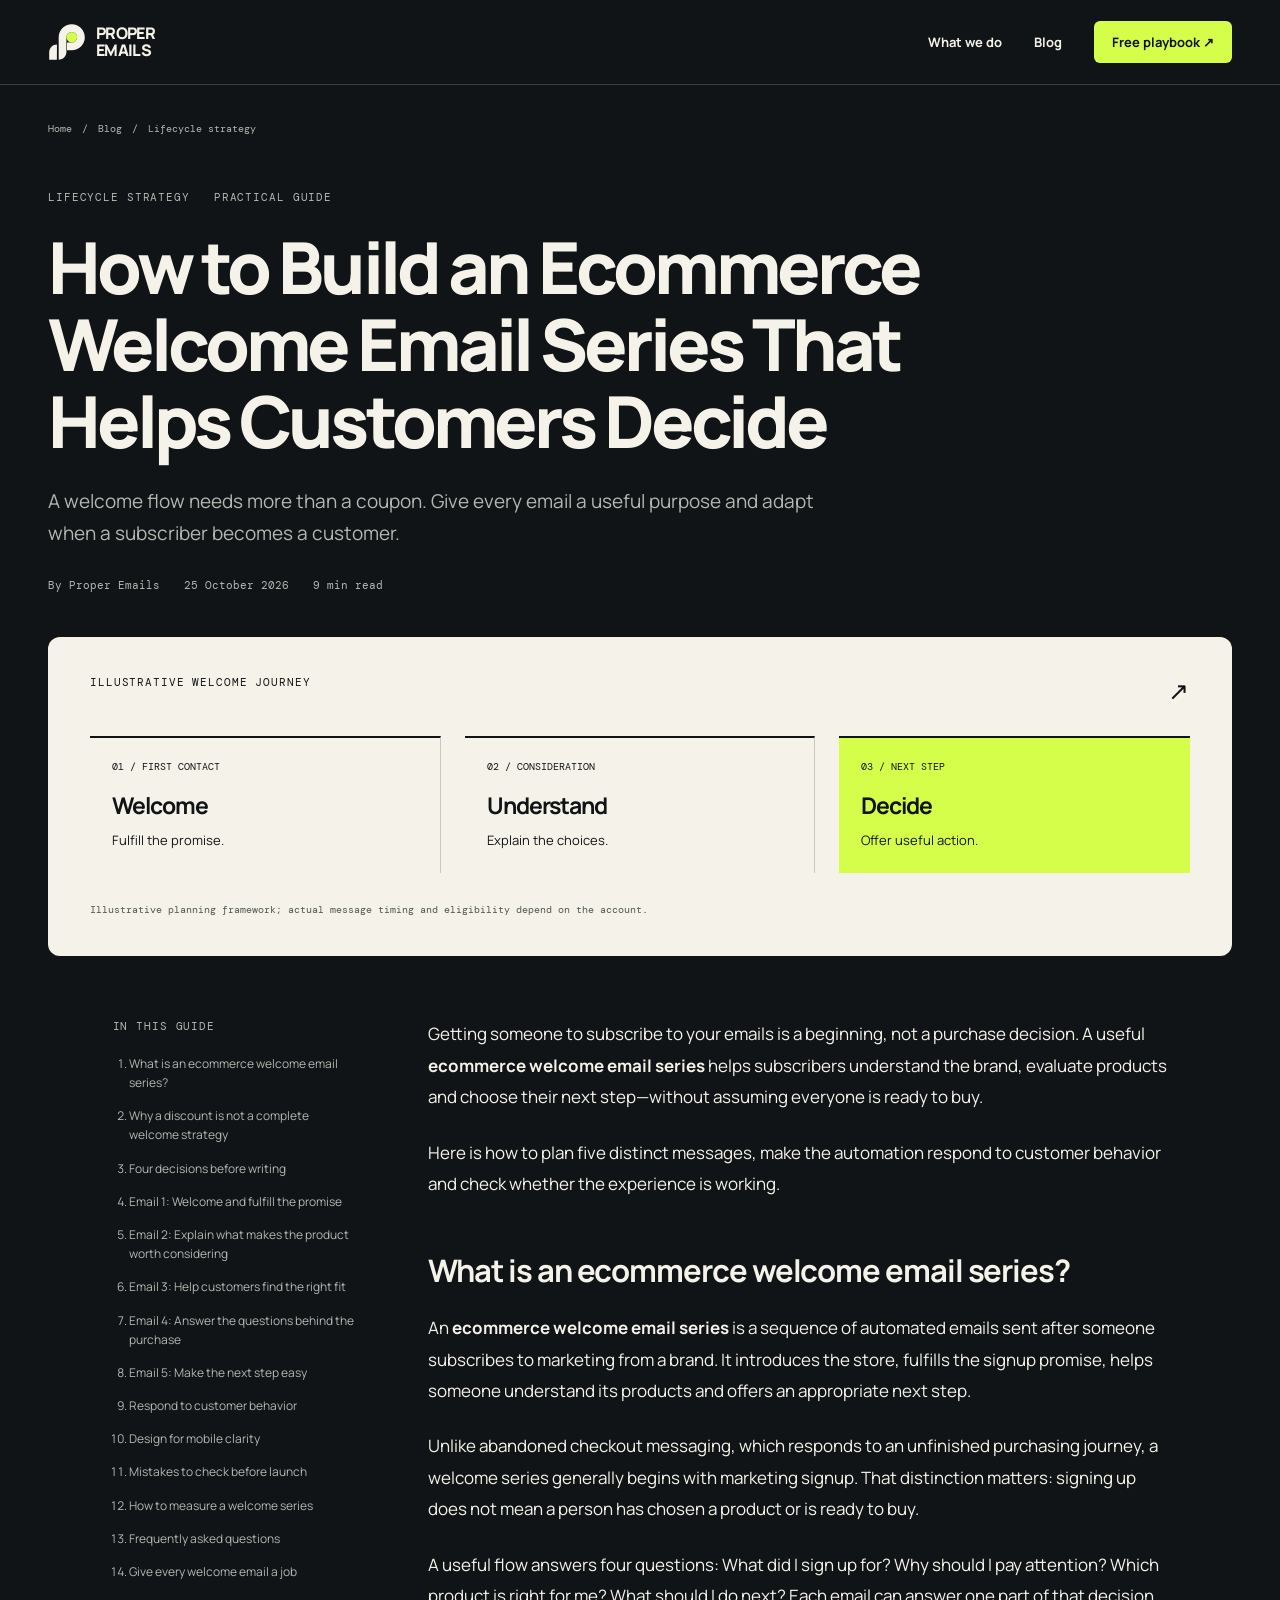
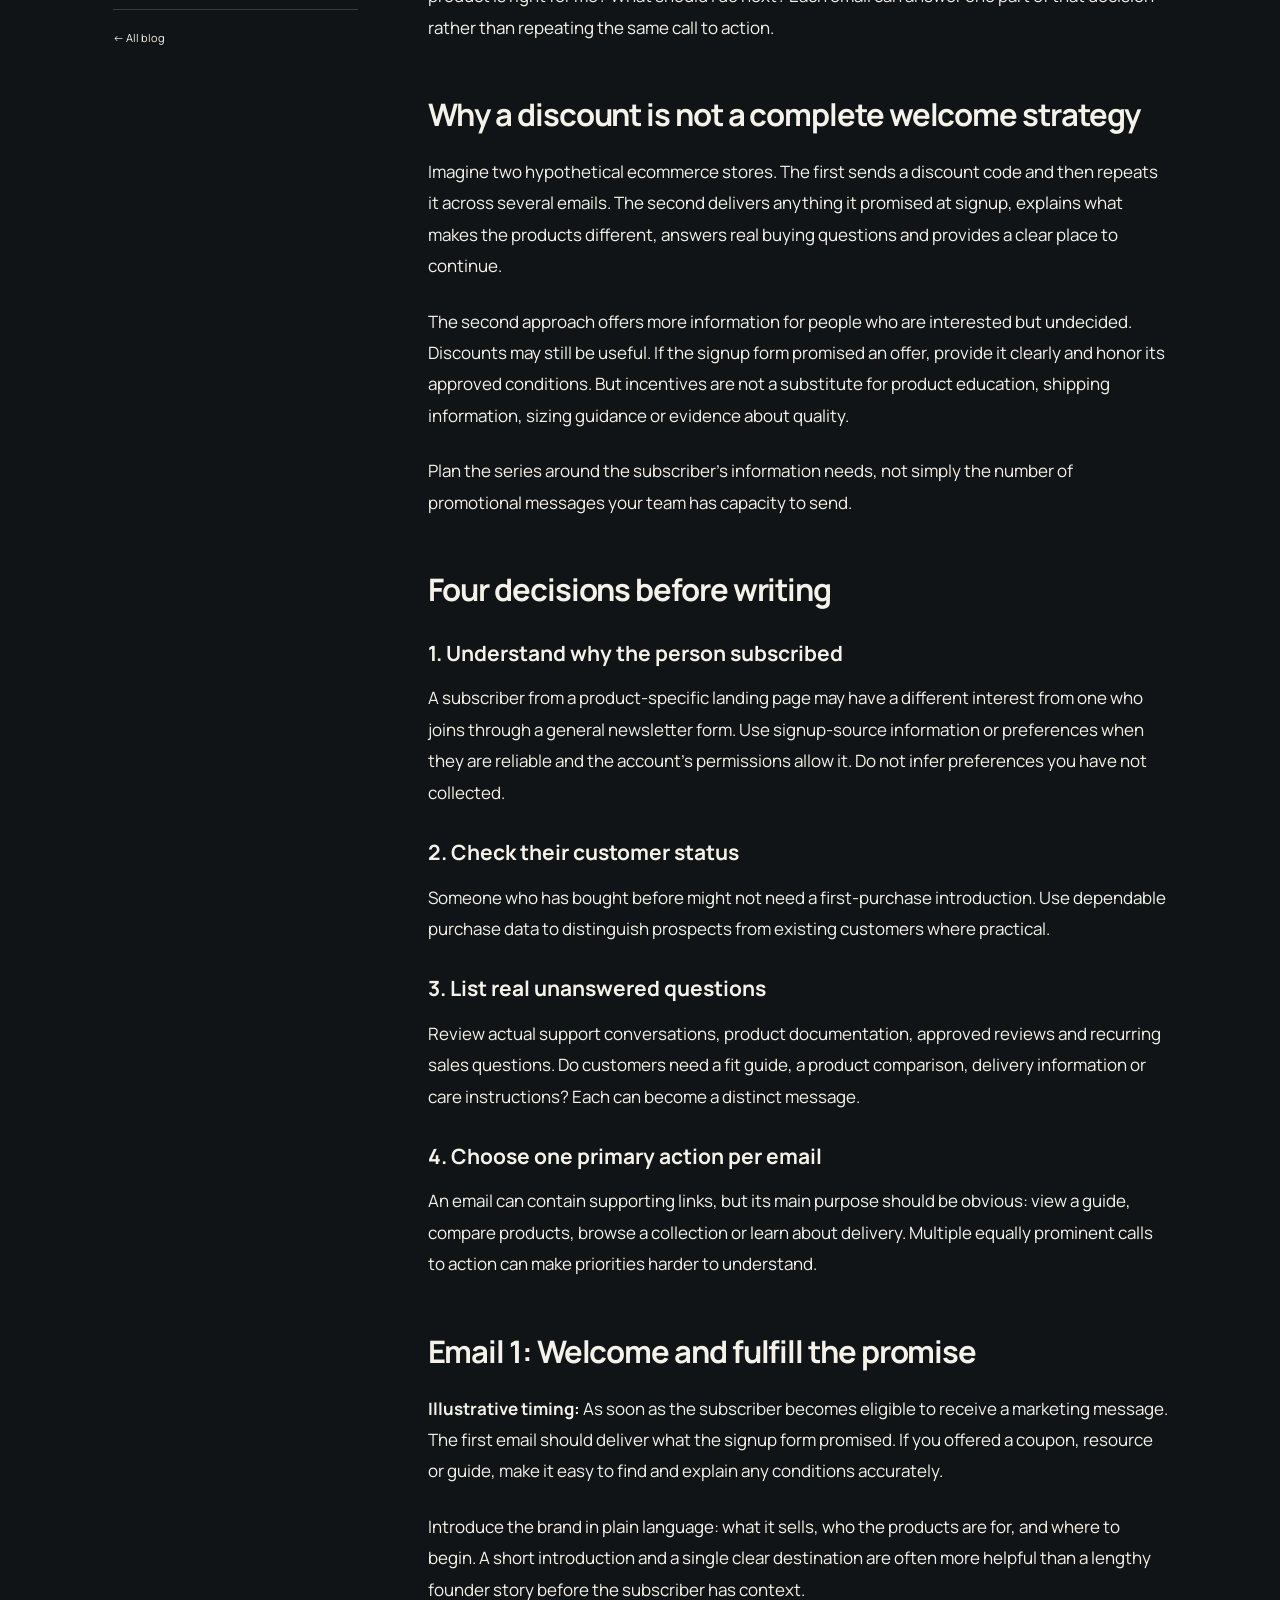
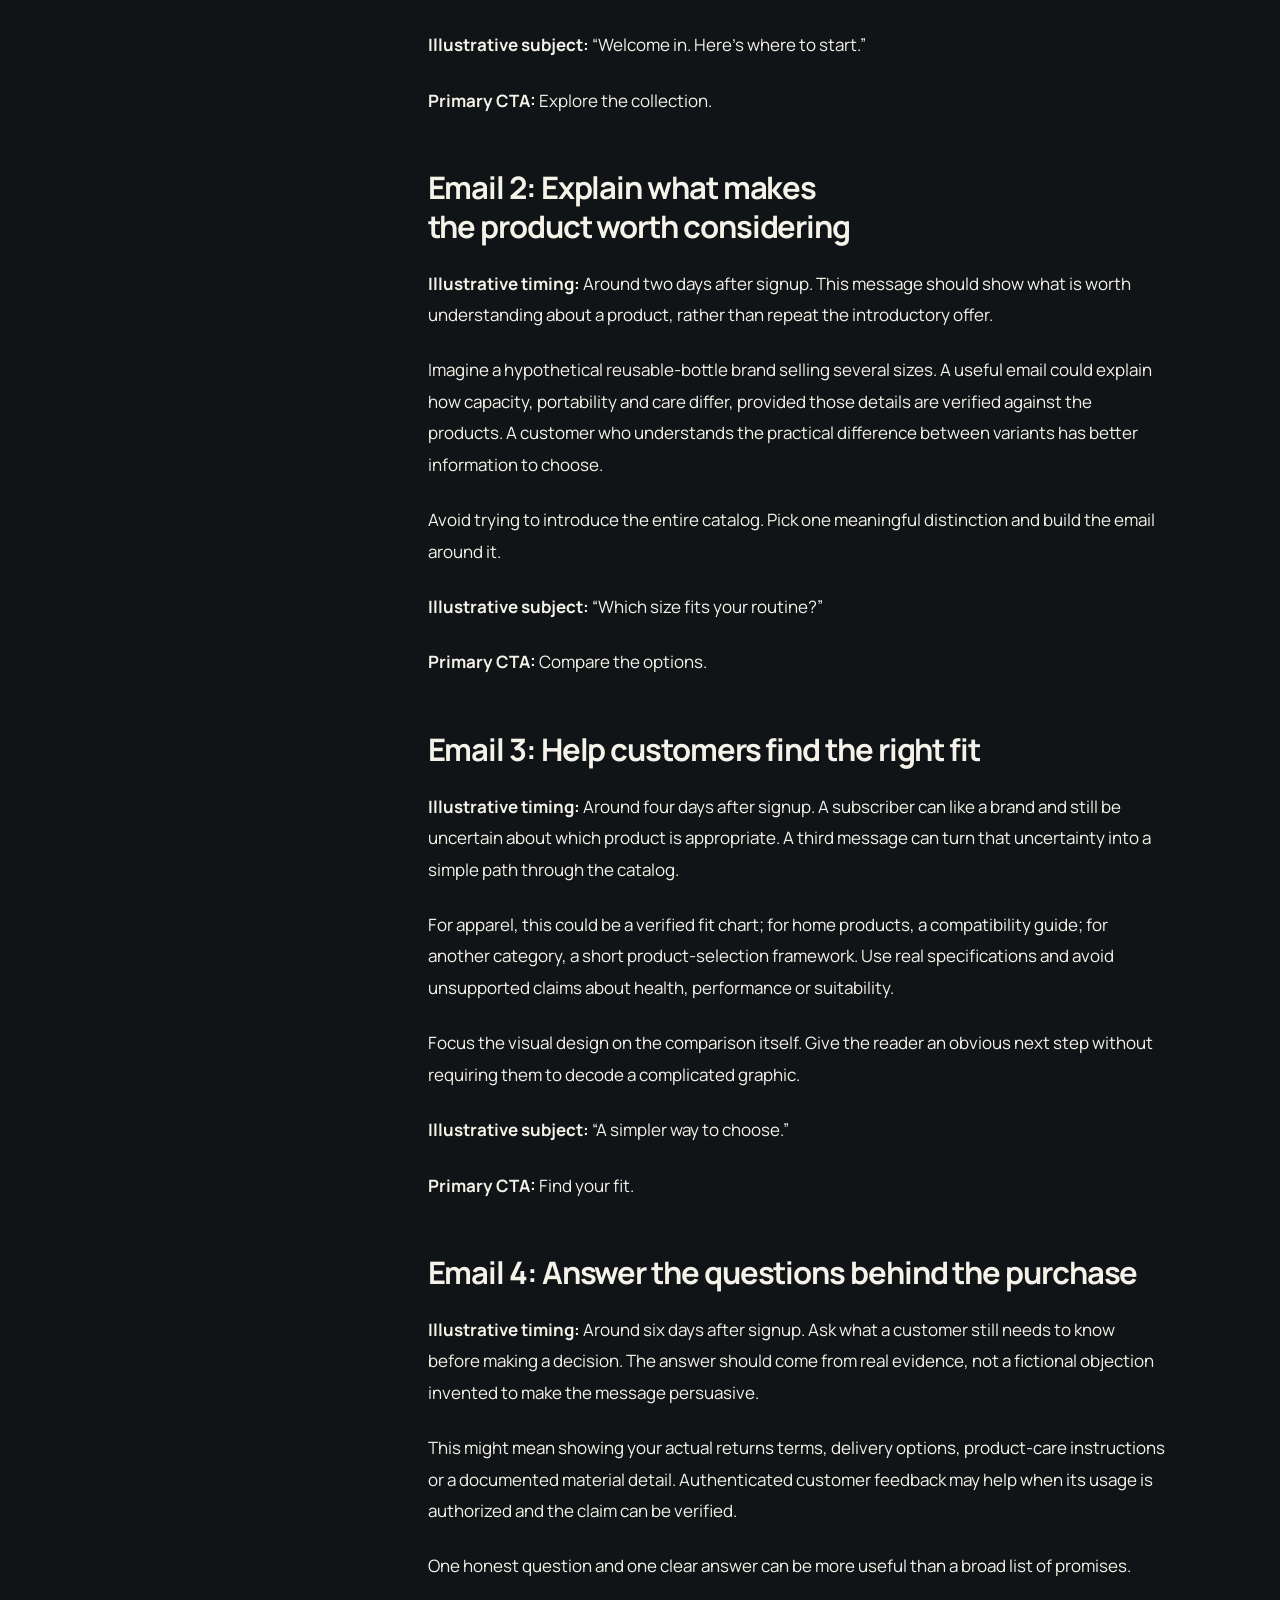
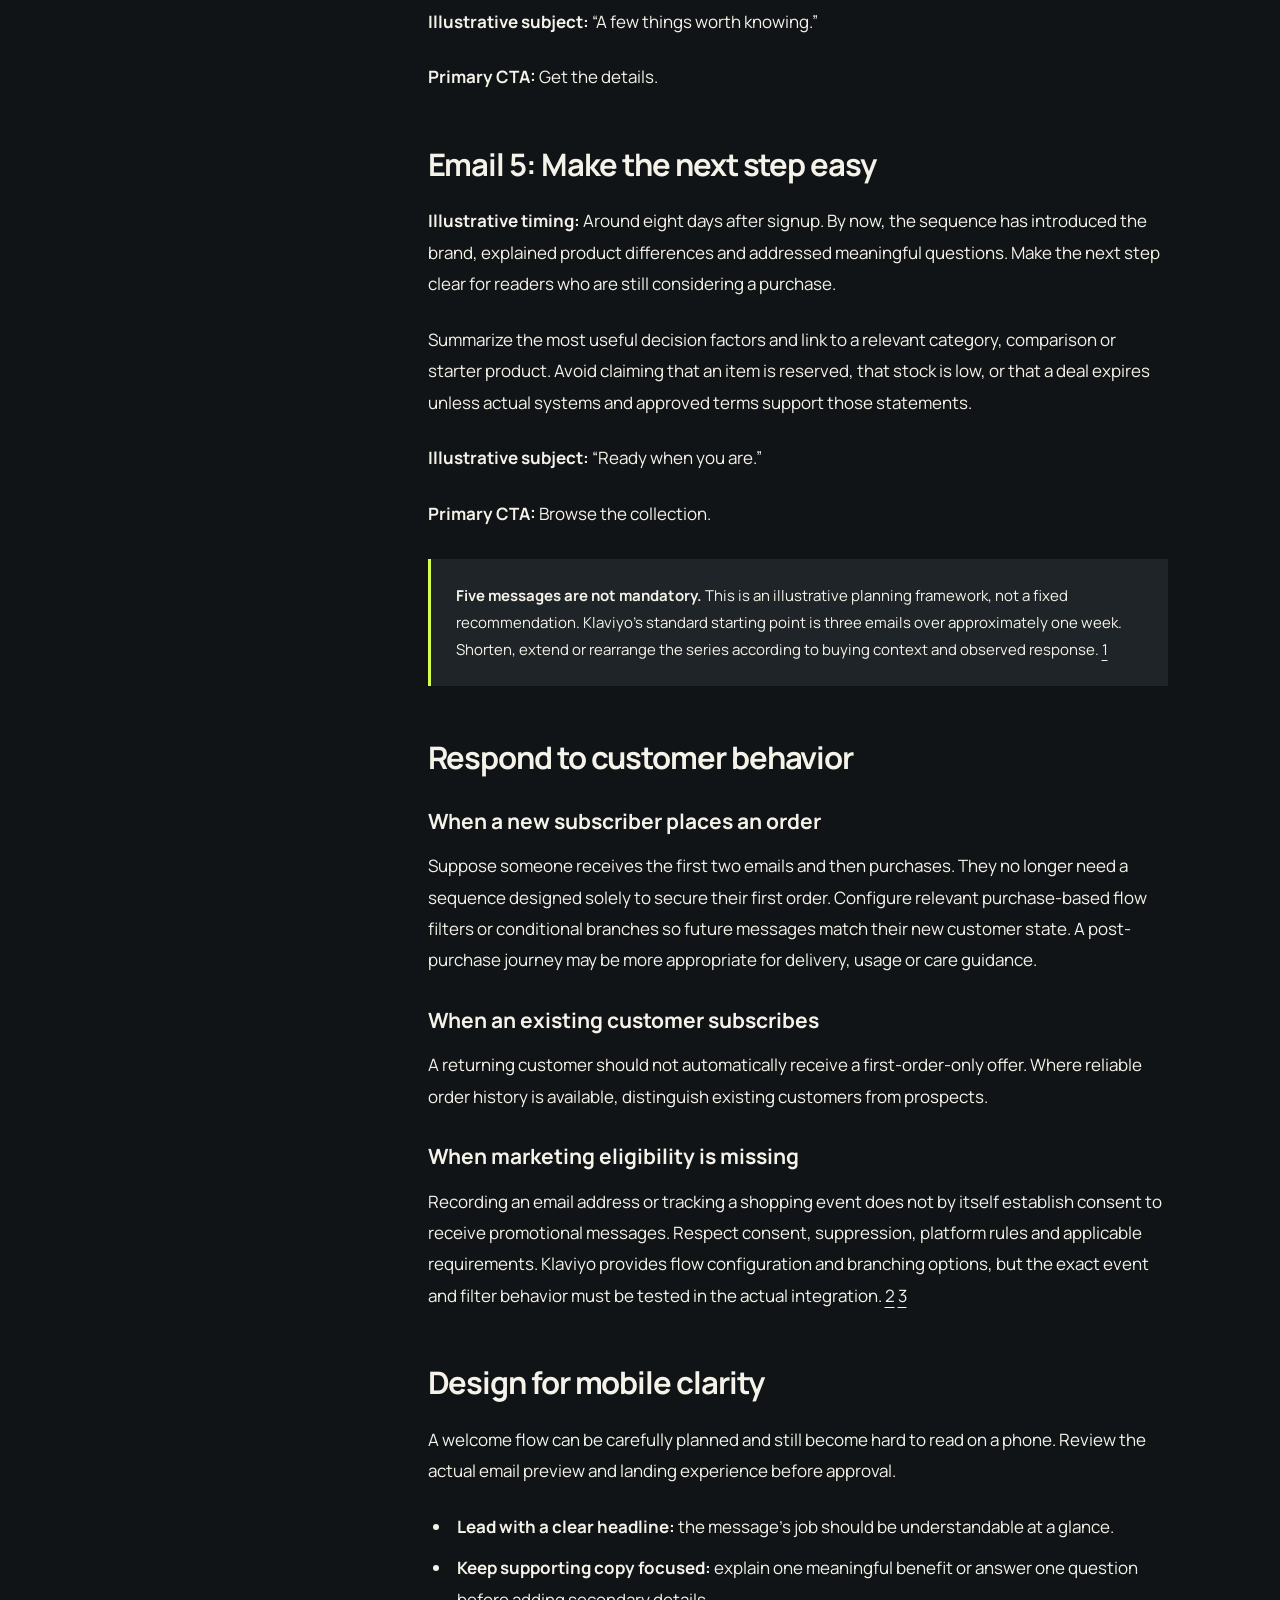
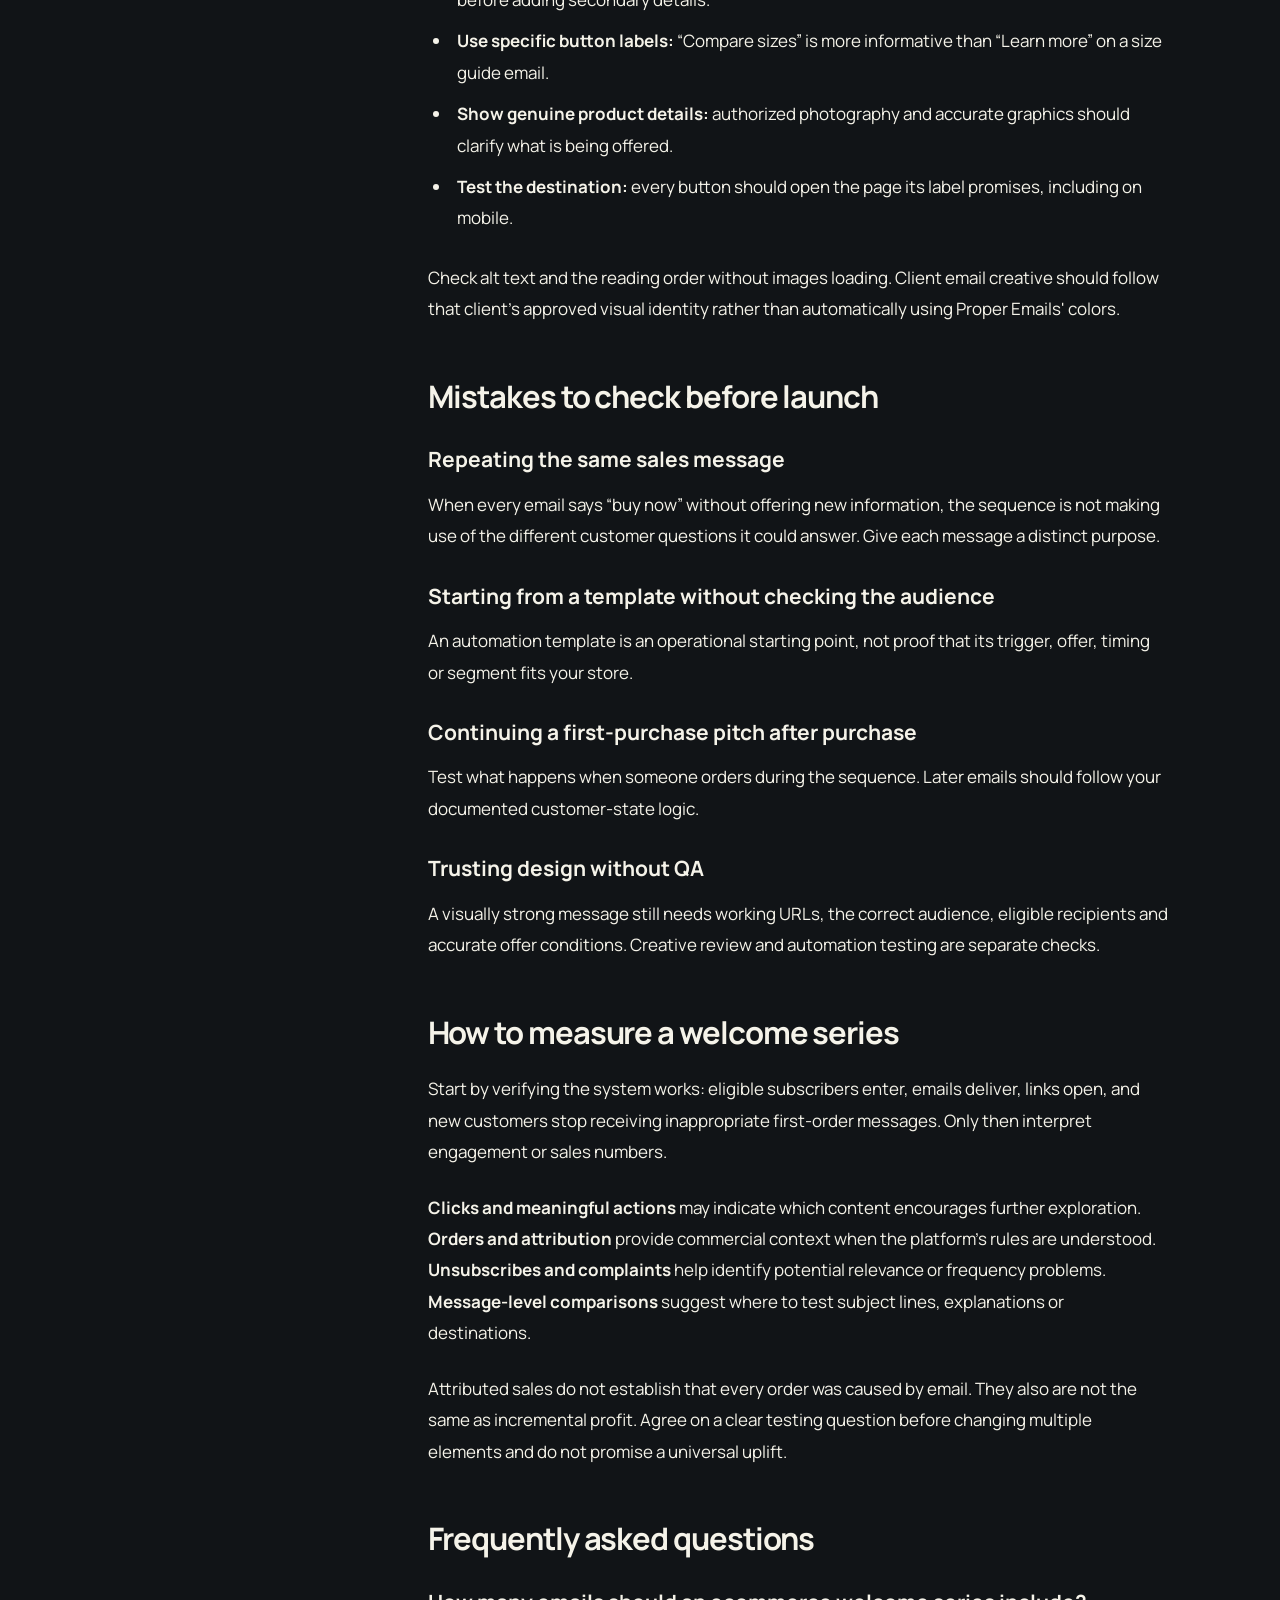
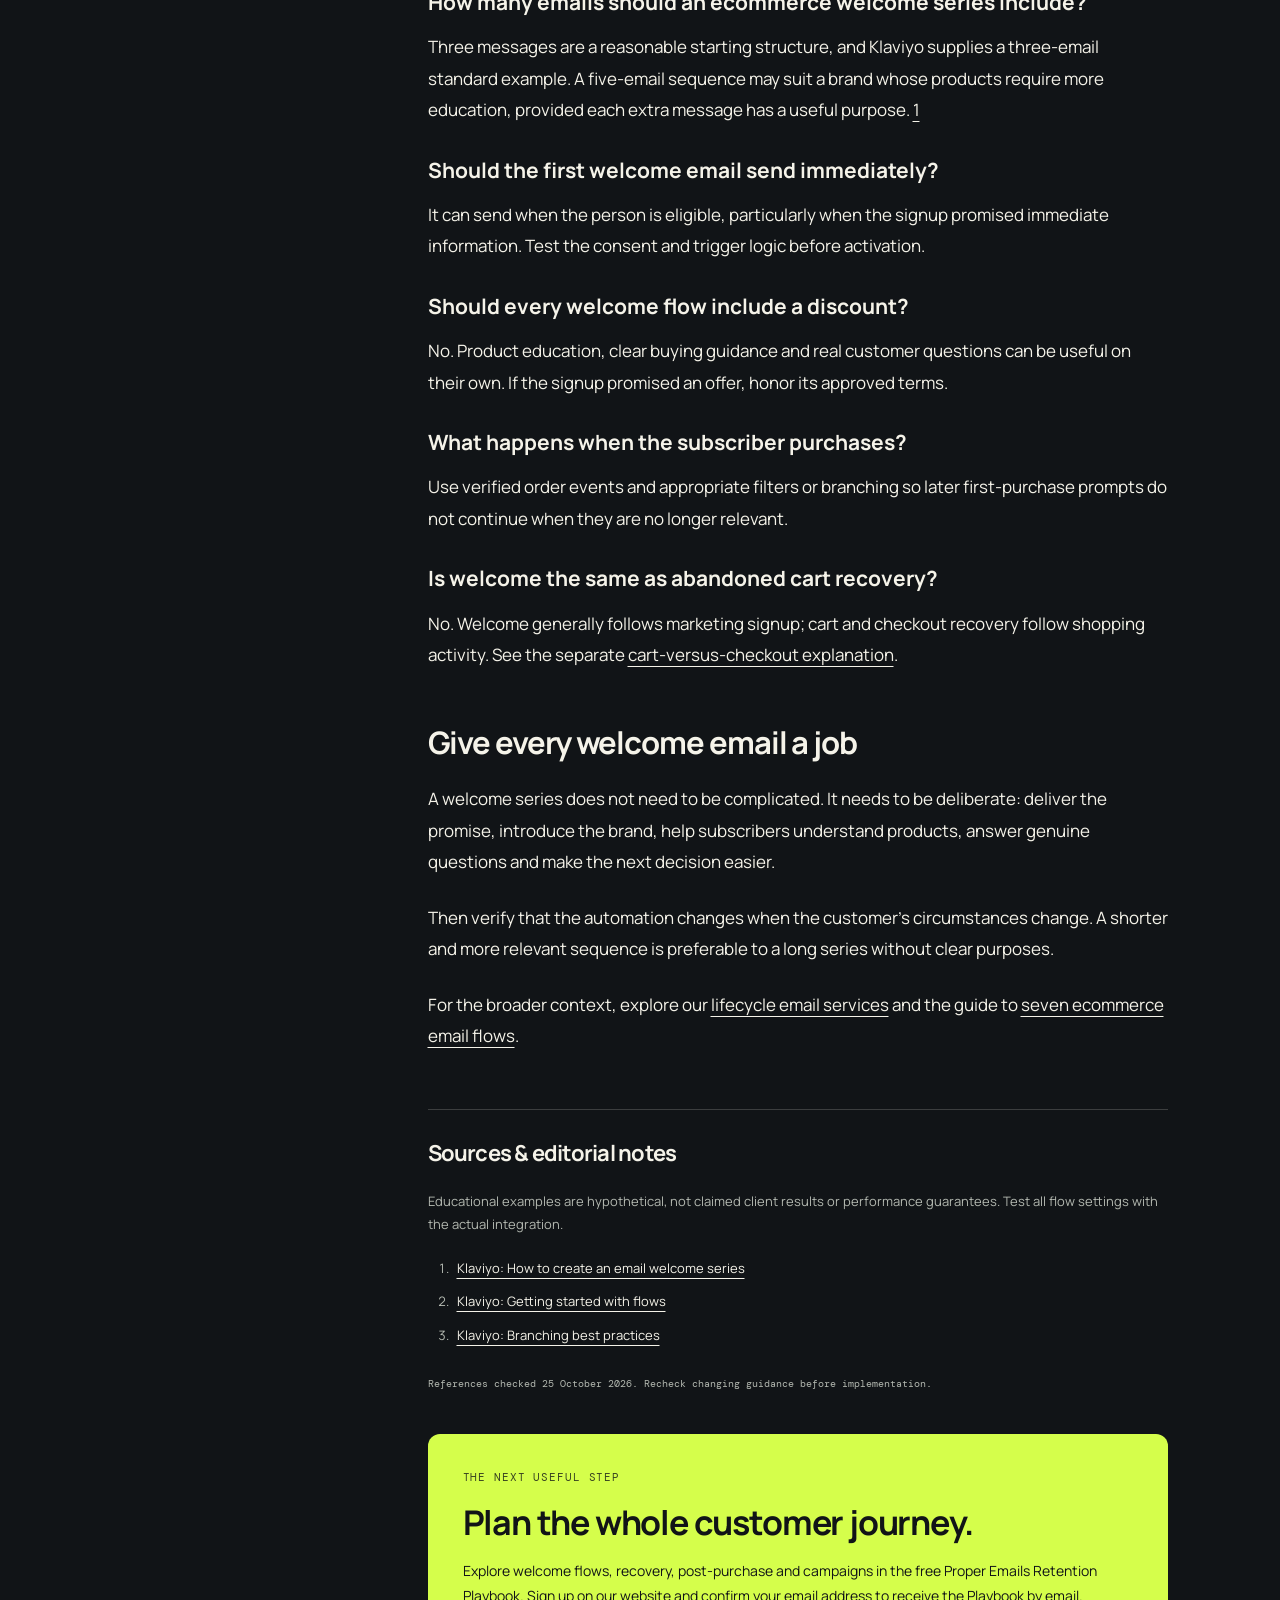
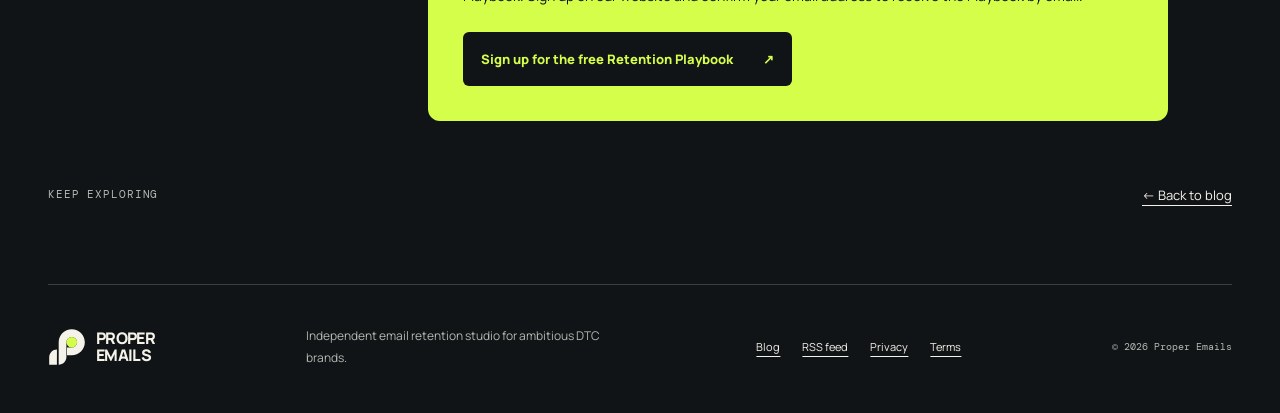
<file: blog/posts/ecommerce-welcome-email-series/index.html>
<!doctype html>
<html lang="en" data-theme="proper"><head><script src="https://analytics.ahrefs.com/analytics.js" data-key="YZnZ1PcaZa8CDakNyFjhRw" async></script><meta charset="utf-8"><meta name="viewport" content="width=device-width,initial-scale=1"><meta name="theme-color" content="#111417"><title>Ecommerce Welcome Email Series: A 5-Email Blueprint | Proper Emails</title><meta name="description" content="Plan an ecommerce welcome email series with a five-email blueprint, segmentation rules, timing, QA checks, and meaningful metrics."><meta name="robots" content="index,follow"><link rel="canonical" href="https://properemails.com/blog/posts/ecommerce-welcome-email-series/"><link rel="icon" href="/favicon.svg"><link rel="alternate" type="application/rss+xml" title="Proper Emails Blog" href="/blog/feed.xml"><meta property="og:type" content="article"><meta property="og:site_name" content="Proper Emails"><meta property="og:title" content="Ecommerce Welcome Email Series: A 5-Email Blueprint | Proper Emails"><meta property="og:description" content="Plan an ecommerce welcome email series with a five-email blueprint, segmentation rules, timing, QA checks, and meaningful metrics."><meta property="og:url" content="https://properemails.com/blog/posts/ecommerce-welcome-email-series/"><meta property="og:image" content="https://properemails.com/assets/brand/social-preview.png"><meta property="og:image:alt" content="Proper Emails official brand social preview"><meta name="twitter:card" content="summary_large_image"><link rel="preconnect" href="https://fonts.googleapis.com"><link rel="preconnect" href="https://fonts.gstatic.com" crossorigin><link href="https://fonts.googleapis.com/css2?family=DM+Mono:wght@400;500&family=Manrope:wght@400;500;600;700;800&display=swap" rel="stylesheet"><link rel="stylesheet" href="/assets/blog.css"><script type="application/ld+json">{"@context":"https://schema.org","@type":"BlogPosting","headline":"How to Build an Ecommerce Welcome Email Series That Helps Customers Decide","description":"Plan an ecommerce welcome email series with a five-email blueprint, segmentation rules, timing, QA checks, and meaningful metrics.","datePublished":"2026-10-25","author":{"@type":"Organization","name":"Proper Emails","url":"https://properemails.com/"},"publisher":{"@type":"Organization","name":"Proper Emails","url":"https://properemails.com/"},"image":["https://properemails.com/assets/brand/social-preview.png"],"mainEntityOfPage":"https://properemails.com/blog/posts/ecommerce-welcome-email-series/","inLanguage":"en","articleSection":"Lifecycle strategy"}</script></head><body><a class="skip" href="#main">Skip to content</a><header class="masthead"><div class="shell masthead-inner"><a class="brand" aria-label="Proper Emails homepage" href="/"><img src="/assets/brand/mark-light.svg" width="38" height="38" alt=""><span class="wordmark"><span>PROPER</span><span>EMAILS</span></span></a><nav aria-label="Main navigation"><a href="/#services">What we do</a><a href="/blog/" aria-current="location">Blog</a><a class="nav-cta" href="/#playbook">Free playbook <span aria-hidden="true">↗︎</span></a></nav></div></header><main id="main"><div class="shell"><nav class="breadcrumbs" aria-label="Breadcrumb"><a href="/">Home</a><span aria-hidden="true">/</span><a href="/blog/">Blog</a><span aria-hidden="true">/</span><span>Lifecycle strategy</span></nav><header class="article-header"><div class="eyebrow">Lifecycle strategy <span>PRACTICAL GUIDE</span></div><h1>How to Build an Ecommerce Welcome Email Series That Helps Customers Decide</h1><p class="deck">A welcome flow needs more than a coupon. Give every email a useful purpose and adapt when a subscriber becomes a customer.</p><div class="byline"><span>By Proper Emails</span><time datetime="2026-10-25">25 October 2026</time><span>9 min read</span></div></header><figure class="journey-figure"><div class="diagram-label">ILLUSTRATIVE WELCOME JOURNEY <span aria-hidden="true">↗︎</span></div><ol class="journey"><li><span>01 / FIRST CONTACT</span><strong>Welcome</strong><p>Fulfill the promise.</p></li><li><span>02 / CONSIDERATION</span><strong>Understand</strong><p>Explain the choices.</p></li><li><span>03 / NEXT STEP</span><strong>Decide</strong><p>Offer useful action.</p></li></ol><figcaption>Illustrative planning framework; actual message timing and eligibility depend on the account.</figcaption></figure><div class="reading-layout"><aside class="toc"><nav aria-label="On this page"><p class="eyebrow">IN THIS GUIDE</p><ol><li><a href="#section-1">What is an ecommerce welcome email series?</a></li><li><a href="#section-2">Why a discount is not a complete welcome strategy</a></li><li><a href="#section-3">Four decisions before writing</a></li><li><a href="#section-4">Email 1: Welcome and fulfill the promise</a></li><li><a href="#section-5">Email 2: Explain what makes the product worth considering</a></li><li><a href="#section-6">Email 3: Help customers find the right fit</a></li><li><a href="#section-7">Email 4: Answer the questions behind the purchase</a></li><li><a href="#section-8">Email 5: Make the next step easy</a></li><li><a href="#section-9">Respond to customer behavior</a></li><li><a href="#section-10">Design for mobile clarity</a></li><li><a href="#section-11">Mistakes to check before launch</a></li><li><a href="#section-12">How to measure a welcome series</a></li><li><a href="#section-13">Frequently asked questions</a></li><li><a href="#section-14">Give every welcome email a job</a></li></ol><a class="toc-back" href="/blog/">← All blog</a></nav></aside><article class="prose"><p>Getting someone to subscribe to your emails is a beginning, not a purchase decision. A useful <strong>ecommerce welcome email series</strong> helps subscribers understand the brand, evaluate products and choose their next step—without assuming everyone is ready to buy.</p><p>Here is how to plan five distinct messages, make the automation respond to customer behavior and check whether the experience is working.</p><h2 id="section-1">What is an ecommerce welcome email series?</h2><p>An <strong>ecommerce welcome email series</strong> is a sequence of automated emails sent after someone subscribes to marketing from a brand. It introduces the store, fulfills the signup promise, helps someone understand its products and offers an appropriate next step.</p><p>Unlike abandoned checkout messaging, which responds to an unfinished purchasing journey, a welcome series generally begins with marketing signup. That distinction matters: signing up does not mean a person has chosen a product or is ready to buy.</p><p>A useful flow answers four questions: What did I sign up for? Why should I pay attention? Which product is right for me? What should I do next? Each email can answer one part of that decision rather than repeating the same call to action.</p><h2 id="section-2">Why a discount is not a complete welcome strategy</h2><p>Imagine two hypothetical ecommerce stores. The first sends a discount code and then repeats it across several emails. The second delivers anything it promised at signup, explains what makes the products different, answers real buying questions and provides a clear place to continue.</p><p>The second approach offers more information for people who are interested but undecided. Discounts may still be useful. If the signup form promised an offer, provide it clearly and honor its approved conditions. But incentives are not a substitute for product education, shipping information, sizing guidance or evidence about quality.</p><p>Plan the series around the subscriber's information needs, not simply the number of promotional messages your team has capacity to send.</p><h2 id="section-3">Four decisions before writing</h2><h3>1. Understand why the person subscribed</h3><p>A subscriber from a product-specific landing page may have a different interest from one who joins through a general newsletter form. Use signup-source information or preferences when they are reliable and the account's permissions allow it. Do not infer preferences you have not collected.</p><h3>2. Check their customer status</h3><p>Someone who has bought before might not need a first-purchase introduction. Use dependable purchase data to distinguish prospects from existing customers where practical.</p><h3>3. List real unanswered questions</h3><p>Review actual support conversations, product documentation, approved reviews and recurring sales questions. Do customers need a fit guide, a product comparison, delivery information or care instructions? Each can become a distinct message.</p><h3>4. Choose one primary action per email</h3><p>An email can contain supporting links, but its main purpose should be obvious: view a guide, compare products, browse a collection or learn about delivery. Multiple equally prominent calls to action can make priorities harder to understand.</p><h2 id="section-4">Email 1: Welcome and fulfill the promise</h2><p><strong>Illustrative timing:</strong> As soon as the subscriber becomes eligible to receive a marketing message. The first email should deliver what the signup form promised. If you offered a coupon, resource or guide, make it easy to find and explain any conditions accurately.</p><p>Introduce the brand in plain language: what it sells, who the products are for, and where to begin. A short introduction and a single clear destination are often more helpful than a lengthy founder story before the subscriber has context.</p><p><strong>Illustrative subject:</strong> “Welcome in. Here's where to start.”</p><p><strong>Primary CTA:</strong> Explore the collection.</p><h2 id="section-5">Email 2: Explain what makes the product worth considering</h2><p><strong>Illustrative timing:</strong> Around two days after signup. This message should show what is worth understanding about a product, rather than repeat the introductory offer.</p><p>Imagine a hypothetical reusable-bottle brand selling several sizes. A useful email could explain how capacity, portability and care differ, provided those details are verified against the products. A customer who understands the practical difference between variants has better information to choose.</p><p>Avoid trying to introduce the entire catalog. Pick one meaningful distinction and build the email around it.</p><p><strong>Illustrative subject:</strong> “Which size fits your routine?”</p><p><strong>Primary CTA:</strong> Compare the options.</p><h2 id="section-6">Email 3: Help customers find the right fit</h2><p><strong>Illustrative timing:</strong> Around four days after signup. A subscriber can like a brand and still be uncertain about which product is appropriate. A third message can turn that uncertainty into a simple path through the catalog.</p><p>For apparel, this could be a verified fit chart; for home products, a compatibility guide; for another category, a short product-selection framework. Use real specifications and avoid unsupported claims about health, performance or suitability.</p><p>Focus the visual design on the comparison itself. Give the reader an obvious next step without requiring them to decode a complicated graphic.</p><p><strong>Illustrative subject:</strong> “A simpler way to choose.”</p><p><strong>Primary CTA:</strong> Find your fit.</p><h2 id="section-7">Email 4: Answer the questions behind the purchase</h2><p><strong>Illustrative timing:</strong> Around six days after signup. Ask what a customer still needs to know before making a decision. The answer should come from real evidence, not a fictional objection invented to make the message persuasive.</p><p>This might mean showing your actual returns terms, delivery options, product-care instructions or a documented material detail. Authenticated customer feedback may help when its usage is authorized and the claim can be verified.</p><p>One honest question and one clear answer can be more useful than a broad list of promises.</p><p><strong>Illustrative subject:</strong> “A few things worth knowing.”</p><p><strong>Primary CTA:</strong> Get the details.</p><h2 id="section-8">Email 5: Make the next step easy</h2><p><strong>Illustrative timing:</strong> Around eight days after signup. By now, the sequence has introduced the brand, explained product differences and addressed meaningful questions. Make the next step clear for readers who are still considering a purchase.</p><p>Summarize the most useful decision factors and link to a relevant category, comparison or starter product. Avoid claiming that an item is reserved, that stock is low, or that a deal expires unless actual systems and approved terms support those statements.</p><p><strong>Illustrative subject:</strong> “Ready when you are.”</p><p><strong>Primary CTA:</strong> Browse the collection.</p><aside class="note"><p><strong>Five messages are not mandatory.</strong> This is an illustrative planning framework, not a fixed recommendation. Klaviyo's standard starting point is three emails over approximately one week. Shorten, extend or rearrange the series according to buying context and observed response. <a href="#source-1">1</a></p></aside><h2 id="section-9">Respond to customer behavior</h2><h3>When a new subscriber places an order</h3><p>Suppose someone receives the first two emails and then purchases. They no longer need a sequence designed solely to secure their first order. Configure relevant purchase-based flow filters or conditional branches so future messages match their new customer state. A post-purchase journey may be more appropriate for delivery, usage or care guidance.</p><h3>When an existing customer subscribes</h3><p>A returning customer should not automatically receive a first-order-only offer. Where reliable order history is available, distinguish existing customers from prospects.</p><h3>When marketing eligibility is missing</h3><p>Recording an email address or tracking a shopping event does not by itself establish consent to receive promotional messages. Respect consent, suppression, platform rules and applicable requirements. Klaviyo provides flow configuration and branching options, but the exact event and filter behavior must be tested in the actual integration. <a href="#source-2">2</a> <a href="#source-3">3</a></p><h2 id="section-10">Design for mobile clarity</h2><p>A welcome flow can be carefully planned and still become hard to read on a phone. Review the actual email preview and landing experience before approval.</p><ul><li><strong>Lead with a clear headline:</strong> the message's job should be understandable at a glance.</li><li><strong>Keep supporting copy focused:</strong> explain one meaningful benefit or answer one question before adding secondary details.</li><li><strong>Use specific button labels:</strong> “Compare sizes” is more informative than “Learn more” on a size guide email.</li><li><strong>Show genuine product details:</strong> authorized photography and accurate graphics should clarify what is being offered.</li><li><strong>Test the destination:</strong> every button should open the page its label promises, including on mobile.</li></ul><p>Check alt text and the reading order without images loading. Client email creative should follow that client's approved visual identity rather than automatically using Proper Emails' colors.</p><h2 id="section-11">Mistakes to check before launch</h2><h3>Repeating the same sales message</h3><p>When every email says “buy now” without offering new information, the sequence is not making use of the different customer questions it could answer. Give each message a distinct purpose.</p><h3>Starting from a template without checking the audience</h3><p>An automation template is an operational starting point, not proof that its trigger, offer, timing or segment fits your store.</p><h3>Continuing a first-purchase pitch after purchase</h3><p>Test what happens when someone orders during the sequence. Later emails should follow your documented customer-state logic.</p><h3>Trusting design without QA</h3><p>A visually strong message still needs working URLs, the correct audience, eligible recipients and accurate offer conditions. Creative review and automation testing are separate checks.</p><h2 id="section-12">How to measure a welcome series</h2><p>Start by verifying the system works: eligible subscribers enter, emails deliver, links open, and new customers stop receiving inappropriate first-order messages. Only then interpret engagement or sales numbers.</p><p><strong>Clicks and meaningful actions</strong> may indicate which content encourages further exploration. <strong>Orders and attribution</strong> provide commercial context when the platform's rules are understood. <strong>Unsubscribes and complaints</strong> help identify potential relevance or frequency problems. <strong>Message-level comparisons</strong> suggest where to test subject lines, explanations or destinations.</p><p>Attributed sales do not establish that every order was caused by email. They also are not the same as incremental profit. Agree on a clear testing question before changing multiple elements and do not promise a universal uplift.</p><h2 id="section-13">Frequently asked questions</h2><h3>How many emails should an ecommerce welcome series include?</h3><p>Three messages are a reasonable starting structure, and Klaviyo supplies a three-email standard example. A five-email sequence may suit a brand whose products require more education, provided each extra message has a useful purpose. <a href="#source-1">1</a></p><h3>Should the first welcome email send immediately?</h3><p>It can send when the person is eligible, particularly when the signup promised immediate information. Test the consent and trigger logic before activation.</p><h3>Should every welcome flow include a discount?</h3><p>No. Product education, clear buying guidance and real customer questions can be useful on their own. If the signup promised an offer, honor its approved terms.</p><h3>What happens when the subscriber purchases?</h3><p>Use verified order events and appropriate filters or branching so later first-purchase prompts do not continue when they are no longer relevant.</p><h3>Is welcome the same as abandoned cart recovery?</h3><p>No. Welcome generally follows marketing signup; cart and checkout recovery follow shopping activity. See the separate <a href="/blog/posts/cart-abandonment-vs-checkout-abandonment/">cart-versus-checkout explanation</a>.</p><h2 id="section-14">Give every welcome email a job</h2><p>A welcome series does not need to be complicated. It needs to be deliberate: deliver the promise, introduce the brand, help subscribers understand products, answer genuine questions and make the next decision easier.</p><p>Then verify that the automation changes when the customer's circumstances change. A shorter and more relevant sequence is preferable to a long series without clear purposes.</p><p>For the broader context, explore our <a href="/#services">lifecycle email services</a> and the guide to <a href="/blog/posts/ecommerce-email-marketing-flows/">seven ecommerce email flows</a>.</p><section class="sources" aria-labelledby="sources"><h2 id="sources">Sources &amp; editorial notes</h2><p>Educational examples are hypothetical, not claimed client results or performance guarantees. Test all flow settings with the actual integration.</p><ol><li id="source-1"><a href="https://help.klaviyo.com/hc/en-us/articles/115002775172">Klaviyo: How to create an email welcome series</a></li><li id="source-2"><a href="https://help.klaviyo.com/hc/en-us/articles/115002774932">Klaviyo: Getting started with flows</a></li><li id="source-3"><a href="https://help.klaviyo.com/hc/en-us/articles/360051182592">Klaviyo: Branching best practices</a></li></ol><p class="source-date">References checked 25 October 2026. Recheck changing guidance before implementation.</p></section><section class="article-cta"><span class="eyebrow">THE NEXT USEFUL STEP</span><h2>Plan the whole customer journey.</h2><p>Explore welcome flows, recovery, post-purchase and campaigns in the free Proper Emails Retention Playbook. Sign up on our website and confirm your email address to receive the Playbook by email.</p><a class="button" href="/#playbook">Sign up for the free Retention Playbook <span aria-hidden="true">↗︎</span></a></section></article></div><div class="article-end"><span class="eyebrow">KEEP EXPLORING</span><a href="/blog/">← Back to blog</a></div></div></main><footer class="site-footer"><div class="shell footer-inner"><a class="brand" href="/" aria-label="Proper Emails homepage"><img src="/assets/brand/mark-light.svg" width="38" height="38" alt=""><span class="wordmark"><span>PROPER</span><span>EMAILS</span></span></a><p>Independent email retention studio for ambitious DTC brands.</p><nav aria-label="Footer navigation"><a href="/blog/">Blog</a><a href="/blog/feed.xml">RSS feed</a><a href="/privacy/">Privacy</a><a href="/terms/">Terms</a></nav><small>© 2026 Proper Emails</small></div></footer></body></html>
</file>
<file: assets/lead-magnet.css>
.pe-lead{background:#111417;color:#f5f3e9;padding:104px 0 116px;border-top:1px solid #f5f3e91a;scroll-margin-top:96px}.pe-lead *,.pe-lead-dialog *{box-sizing:border-box}.pe-lead-kicker{font:11px var(--mono,'DM Mono',monospace);letter-spacing:.12em;text-transform:uppercase;color:#d5fe4b;display:flex;align-items:center;gap:12px;margin-bottom:28px}.pe-lead-kicker:before{content:'';height:1px;width:24px;background:currentColor}.pe-lead-intro{display:flex;align-items:end;justify-content:space-between;gap:48px;margin-bottom:48px}.pe-lead-intro h2{font-size:clamp(48px,5.6vw,85px);line-height:1.02;letter-spacing:-.075em;font-weight:800;margin:0;max-width:740px}.pe-lead-intro h2 em{font-style:normal;color:#d5fe4b}.pe-lead-intro>p{font-size:14px;line-height:1.85;color:#b6bcb4;max-width:310px;margin:0 0 4px}.pe-lead-layout{display:grid;grid-template-columns:1fr 1fr;border:1px solid #f5f3e929;border-radius:20px;overflow:hidden;background:#1b2220}.pe-lead-book-stage{position:relative;display:grid;place-items:center;min-height:610px;padding:55px 38px;background:radial-gradient(ellipse at 50% 80%,#d5fe4b1c,transparent 65%),#1b2220;overflow:hidden}.pe-lead-book-stage:before{content:'';position:absolute;inset:36px;border:1px solid #f5f3e913;border-radius:50%;transform:rotate(-24deg)}.pe-lead-book-stage:after{content:'';position:absolute;inset:88px 68px;border:1px dashed #f5f3e917;border-radius:50%;transform:rotate(28deg)}.pe-lead-book{position:relative;z-index:1;width:min(100%,300px);aspect-ratio: .73;background:#d5fe4b;color:#111417;padding:26px 27px 22px;box-shadow:8px 6px 0 #b2d43f,15px 12px 0 #e9e7d5,20px 18px 0 #9ba58b,28px 35px 42px #0006;border:1px solid #111417;transform:rotate(-8deg);display:flex;flex-direction:column}.pe-lead-book-logo{font-size:18px;font-weight:800;letter-spacing:-.07em}.pe-lead-book-edition{font:8px var(--mono,'DM Mono',monospace);letter-spacing:.11em;margin-top:22px;border-top:1px solid #11141755;padding-top:12px;line-height:1.7}.pe-lead-book-title{font-size:52px;font-weight:800;letter-spacing:-.085em;line-height:.99;margin:36px 0 16px}.pe-lead-book-description{font-size:10px;line-height:1.65;margin:0;max-width:210px}.pe-lead-book-bottom{display:flex;align-items:end;justify-content:space-between;gap:14px;border-top:1px solid #11141755;padding-top:12px;margin-top:auto;font:8px var(--mono,'DM Mono',monospace);line-height:1.7;letter-spacing:.04em}.pe-lead-book-mark{font-size:42px;line-height:1;font-family:Arial,sans-serif}.pe-lead-book-badge{position:absolute;z-index:2;top:45px;right:25px;width:94px;height:94px;border-radius:50%;display:grid;place-content:center;background:#aaa5ff;color:#111417;text-align:center;font:10px var(--mono,'DM Mono',monospace);line-height:1.5;letter-spacing:.04em;transform:rotate(9deg);border:1px solid #111417}.pe-lead-book-badge strong{font:800 32px var(--sans,'Manrope',sans-serif);letter-spacing:-.08em;line-height:1.1}.pe-lead-signup{background:#f5f3e9;color:#111417;padding:42px 42px 34px}.pe-lead-signup .pe-lead-kicker{color:#59684a;font-size:9px;margin-bottom:18px}.pe-lead-signup h3{font-size:35px;line-height:1.08;letter-spacing:-.065em;font-weight:800;margin:0 0 14px}.pe-lead-description{font-size:13px;line-height:1.75;color:#5f685f;margin:0 0 19px}.pe-lead-includes{display:flex;flex-wrap:wrap;gap:7px;margin:0 0 25px;padding:0;list-style:none}.pe-lead-includes li{border:1px solid #11141729;border-radius:99px;padding:7px 10px;font:9px var(--mono,'DM Mono',monospace);letter-spacing:.015em;white-space:nowrap}.pe-lead-preview{margin:0}.pe-lead-preview fieldset{border:0;padding:0;margin:0;min-width:0;display:grid;gap:14px}.pe-lead-field{display:grid;gap:7px}.pe-lead-field>span{font-size:11px;font-weight:800}.pe-lead-field input{display:block;width:100%;padding:14px 15px;border:1px solid #11141733;border-radius:7px;background:#fbfaf4;color:#111417;font-size:13px;font-family:inherit;opacity:1;-webkit-text-fill-color:#111417}.pe-lead-field input:disabled{cursor:not-allowed}.pe-lead-field input::placeholder{color:#737b70;-webkit-text-fill-color:#737b70;opacity:1}.pe-lead-consent{display:flex;align-items:flex-start;gap:9px;font-size:10px;line-height:1.7;color:#60675c}.pe-lead-consent input{flex:0 0 auto;margin:3px 0 0;accent-color:#111417;width:15px;height:15px;opacity:1}.pe-lead-submit{display:flex;align-items:center;justify-content:space-between;gap:15px;width:100%;border:1px solid #111417;background:#111417;color:#f5f3e9;border-radius:7px;padding:15px 17px;font:800 13px var(--sans,'Manrope',sans-serif);text-align:left}.pe-lead-submit:disabled{cursor:not-allowed;background:#323830;color:#f5f3e9;opacity:.8}.pe-lead-submit span{font-size:21px;color:#d5fe4b;line-height:1}.pe-lead-status{font-size:10px;line-height:1.7;color:#626b5f;margin:13px 0 0;padding:10px 12px;background:#e8eadd;border-radius:6px;border-left:2px solid #7f8d66}.pe-lead-form[data-state='error'] .pe-lead-status{border-color:#a04736;background:#f0e1d9;color:#794032}.pe-lead-form[data-state='ready'] .pe-lead-status{border-color:#809c38}.pe-lead-provider-slot:empty{display:none}.pe-lead-provider-slot{min-width:0;width:100%}.pe-lead-provider-slot iframe{max-width:100%;border:0}.pe-lead-provider-slot .sender-form-field{width:100%;text-align:left}.pe-lead-provider-slot form{max-width:100%}.pe-lead-privacy{border-top:1px solid #11141720;margin-top:20px;padding-top:15px;font-size:10px;line-height:1.7;color:#60685c}.pe-lead-privacy summary{cursor:pointer;font-weight:700;list-style-position:inside;color:#424d3b}.pe-lead-privacy p{margin:9px 0 0}.pe-lead-privacy a{text-decoration:underline;text-underline-offset:2px}.pe-lead-preview-link{display:inline-flex;align-items:center;gap:10px;font:10px var(--mono,'DM Mono',monospace);letter-spacing:.02em;text-decoration:underline;text-underline-offset:4px;margin-top:19px;color:#424d3b}.pe-lead-inline-trigger{display:inline-flex;align-items:center;gap:14px;background:transparent;color:#d5fe4b;border:0;border-bottom:1px solid #d5fe4b66;padding:0 0 6px;margin-top:20px;font-size:11px;font-weight:700}.pe-lead-inline-trigger:hover{border-bottom-color:#d5fe4b}.pe-lead-inline-trigger span{font-size:17px}.pe-lead [hidden],.pe-lead-dialog [hidden]{display:none!important}.pe-lead-dialog{position:fixed;inset:0;margin:auto;width:min(940px,calc(100% - 36px));max-height:calc(100dvh - 36px);padding:0;border:1px solid #f5f3e92e;border-radius:18px;background:#f5f3e9;color:#111417;box-shadow:0 32px 120px #0009;overflow:auto;font-family:var(--sans,'Manrope',sans-serif)}.pe-lead-dialog:not([open]){display:none}.pe-lead-dialog::backdrop{background:#080e0cba;backdrop-filter:blur(8px)}.pe-lead-dialog-layout{display:grid;grid-template-columns:.86fr 1.14fr;min-height:565px}.pe-lead-dialog .pe-lead-book-stage{min-height:100%;padding:38px 35px}.pe-lead-dialog .pe-lead-book{width:235px;padding:22px 23px 18px;aspect-ratio:.7}.pe-lead-dialog .pe-lead-book-title{font-size:43px;margin-top:26px}.pe-lead-dialog .pe-lead-book-description{font-size:9px}.pe-lead-dialog .pe-lead-book-logo{font-size:16px}.pe-lead-dialog .pe-lead-book-edition{font-size:7px;margin-top:19px}.pe-lead-dialog .pe-lead-book-bottom{font-size:7px}.pe-lead-dialog .pe-lead-book-badge{width:74px;height:74px;right:13px;top:30px;font-size:8px}.pe-lead-dialog .pe-lead-book-badge strong{font-size:27px}.pe-lead-dialog .pe-lead-signup{padding:42px 37px 29px}.pe-lead-close{position:absolute;z-index:3;right:12px;top:12px;display:grid;place-items:center;border:1px solid #11141730;border-radius:50%;background:#f5f3e9;color:#111417;width:30px;height:30px;padding:0;font-size:22px;line-height:1;cursor:pointer}.pe-lead-close:hover{background:#d5fe4b}.pe-lead-modal-open{overflow:hidden}.pe-lead-dialog:focus{outline:none}.pe-lead-dialog button:focus-visible,.pe-lead-dialog a:focus-visible,.pe-lead-dialog summary:focus-visible,.pe-lead button:focus-visible,.pe-lead a:focus-visible,.pe-lead summary:focus-visible{outline:3px solid #8b7afc;outline-offset:4px}.pe-lead-noscript{font-size:11px;line-height:1.7;color:#b6bcb4;margin:16px 0 0}
.pe-lead-floating-trigger{position:fixed;right:calc(18px + env(safe-area-inset-right,0px));bottom:calc(18px + env(safe-area-inset-bottom,0px));z-index:44;display:inline-flex;align-items:center;justify-content:space-between;gap:18px;min-height:46px;max-width:calc(100vw - 36px);padding:9px 10px 9px 18px;border:1px solid #11141766;border-radius:99px;background:#d5fe4b;color:#111417;box-shadow:0 6px 24px #0004;font:800 12px var(--sans,'Manrope',sans-serif);cursor:pointer}.pe-lead-floating-trigger span{display:grid;place-items:center;width:26px;height:26px;flex:0 0 auto;border-radius:50%;background:#111417;color:#d5fe4b;font-size:18px;line-height:1}.pe-lead-floating-trigger:hover{background:#e1ff83}.pe-lead-floating-trigger:focus-visible{outline:3px solid #8b7afc;outline-offset:4px}.pe-lead-modal-open .pe-lead-floating-trigger{visibility:hidden;pointer-events:none}#homeView>.footer{padding-bottom:96px}
@media(min-width:1400px){.pe-lead-layout{grid-template-columns:1.05fr .95fr}.pe-lead-signup{padding:48px 54px 40px}.pe-lead-book{width:320px}}@media(max-width:1000px){.pe-lead-intro{display:block}.pe-lead-intro>p{max-width:520px;margin-top:23px}.pe-lead-signup{padding:35px 28px 29px}.pe-lead-book-stage{min-height:580px;padding:40px 30px}.pe-lead-book{width:260px}.pe-lead-book-title{font-size:47px}.pe-lead-book-badge{right:12px;top:29px;width:80px;height:80px}.pe-lead-dialog{width:min(860px,calc(100% - 28px))}.pe-lead-dialog-layout{grid-template-columns:.8fr 1.2fr}.pe-lead-dialog .pe-lead-signup{padding:42px 29px 27px}.pe-lead-dialog .pe-lead-book-stage{padding:35px 25px}.pe-lead-dialog .pe-lead-book{width:210px}.pe-lead-dialog .pe-lead-book-title{font-size:39px}}
@media(max-width:720px){.pe-lead{padding:76px 0 80px}.pe-lead-kicker{font-size:9px}.pe-lead-intro{margin-bottom:31px}.pe-lead-intro h2{font-size:clamp(43px,10vw,68px)}.pe-lead-layout{grid-template-columns:1fr}.pe-lead-book-stage{min-height:390px;padding:31px 28px 42px}.pe-lead-book{width:218px;aspect-ratio:.75;padding:19px 21px 17px}.pe-lead-book-title{font-size:39px;margin:22px 0 12px}.pe-lead-book-logo{font-size:15px}.pe-lead-book-edition{font-size:7px;margin-top:16px;padding-top:9px}.pe-lead-book-description{font-size:8px}.pe-lead-book-bottom{font-size:6px;padding-top:9px}.pe-lead-book-mark{font-size:31px}.pe-lead-book-badge{right:calc(50% - 160px);top:22px;width:70px;height:70px;font-size:8px}.pe-lead-book-badge strong{font-size:25px}.pe-lead-signup{padding:31px 25px 29px}.pe-lead-signup h3{font-size:32px}.pe-lead-dialog{width:calc(100% - 24px);max-height:calc(100dvh - 24px);border-radius:13px}.pe-lead-dialog-layout{display:block;min-height:0}.pe-lead-dialog .pe-lead-book-stage{display:none}.pe-lead-dialog .pe-lead-signup{padding:40px 25px 27px}.pe-lead-dialog .pe-lead-signup h3{font-size:36px;max-width:330px}.pe-lead-dialog .pe-lead-description{max-width:440px}.pe-lead-dialog .pe-lead-kicker{font-size:8px}.pe-lead-inline-trigger{margin-top:17px;font-size:10px}}@media(prefers-reduced-motion:reduce){.pe-lead,.pe-lead-dialog{scroll-behavior:auto}}
@media(max-width:720px){.pe-lead-floating-trigger{right:calc(12px + env(safe-area-inset-right,0px));bottom:calc(48px + env(safe-area-inset-bottom,0px));min-height:44px;gap:12px;padding-left:15px;font-size:11px}.pe-lead-floating-trigger span{width:24px;height:24px}#homeView>.footer{padding-bottom:120px}}

.pe-lead-backdrop{position:fixed;inset:0;z-index:68;background:#080e0cba;backdrop-filter:blur(8px)}.pe-lead-backdrop[hidden]{display:none}.pe-lead-dialog{z-index:69}.pe-captcha-note{font-size:10px;line-height:1.6;color:#60685c;margin:12px 0}.pe-captcha-note a{text-decoration:underline}.pe-octopus-form [data-form]{--font-family:var(--sans,"Manrope",Arial,sans-serif)!important;width:100%!important;max-width:100%!important;padding:0!important;background:transparent!important}.pe-octopus-form .emailoctopus-form{padding:0!important}.pe-octopus-form .emailoctopus-form-row{margin-bottom:14px}.pe-octopus-form .emailoctopus-form input:not([type="checkbox"]):not([type="hidden"]){border-radius:7px;padding:13px 14px;font-family:var(--sans,"Manrope",Arial,sans-serif)}.pe-octopus-form .emailoctopus-form input[type="submit"]{font-weight:800;cursor:pointer}.pe-octopus-form .emailoctopus-form-row-consent{font-size:11px;line-height:1.65}.pe-octopus-form .emailoctopus-form-row-consent input{accent-color:#111417}.pe-octopus-form .emailoctopus-success-message{color:#34501f;font-size:14px;line-height:1.7}.pe-octopus-form .emailoctopus-error-message{color:#902c21;font-size:13px;line-height:1.6}
.pe-octopus-form .main-form{display:grid!important;grid-template-columns:minmax(0,1fr)!important;gap:12px}.pe-octopus-form .main-form>div:first-child{display:grid!important;grid-template-columns:minmax(0,1fr)!important;gap:12px}.pe-octopus-form .main-form>div:first-child>.emailoctopus-form-row{width:100%!important;min-width:0;margin:0!important}.pe-octopus-form .main-form>input[type="submit"]{width:100%!important;margin:0 0 12px!important}


/* Mobile playbook modal: show the real book visual instead of hiding it.
   Keep the protected ESP form intact, and allow short screens to scroll. */
.pe-arrow-svg{display:block;flex:none;width:1em;height:1em;stroke:currentColor}
.arrow-circ .pe-arrow-svg{width:18px;height:18px}
.btn .icon .pe-arrow-svg{width:20px;height:20px}
.pe-lead-submit .pe-arrow-svg,.pe-lead-floating-trigger .pe-arrow-svg,.pe-lead-inline-trigger .pe-arrow-svg{width:19px;height:19px}
@media(max-width:720px){
  .pe-lead-dialog{width:calc(100% - 18px);max-height:calc(100dvh - 18px);overflow-y:auto;overscroll-behavior:contain}
  .pe-lead-dialog-layout{display:grid;grid-template-columns:minmax(0,1fr);min-height:0}
  .pe-lead-dialog .pe-lead-book-stage{display:grid;min-height:205px;height:205px;padding:10px 18px 12px;overflow:hidden;place-items:center}
  .pe-lead-dialog .pe-lead-book{
    width:132px;max-width:none;aspect-ratio:.72;padding:12px 12px 10px;
    transform:translateY(2px) rotate(-7deg);
    box-shadow:4px 3px 0 #b2d43f,9px 7px 0 #e9e7d5,14px 10px 0 #9ba58b,19px 24px 22px #0007
  }
  .pe-lead-dialog .pe-lead-book-logo{font-size:9px}
  .pe-lead-dialog .pe-lead-book-logo img{width:16px;height:16px}
  .pe-lead-dialog .pe-lead-book-edition{font-size:5px;line-height:1.4;margin-top:9px;padding-top:5px}
  .pe-lead-dialog .pe-lead-book-title{font-size:26px;line-height:.98;margin:11px 0 6px}
  .pe-lead-dialog .pe-lead-book-description{font-size:6px;line-height:1.45}
  .pe-lead-dialog .pe-lead-book-bottom{font-size:5px;line-height:1.3;padding-top:5px}
  .pe-lead-dialog .pe-lead-book-mark{font-size:21px}
  .pe-lead-dialog .pe-lead-book-badge{top:14px;right:calc(50% - 140px);width:56px;height:56px;font-size:6px;line-height:1.4}
  .pe-lead-dialog .pe-lead-book-badge strong{font-size:22px}
  .pe-lead-dialog .pe-lead-signup{padding:20px 22px 22px}
  .pe-lead-dialog .pe-lead-signup h3{font-size:26px;line-height:1.06;margin-bottom:8px}
  .pe-lead-dialog .pe-lead-kicker{font-size:8px;margin-bottom:9px}
  .pe-lead-dialog .pe-lead-description{font-size:12px;line-height:1.5;margin-bottom:12px}
  .pe-lead-dialog .pe-lead-includes{display:none}
  .pe-lead-dialog .pe-captcha-note{font-size:9px;line-height:1.5;margin-top:9px}
  .pe-lead-dialog .pe-lead-privacy{margin-top:12px;padding-top:9px}
}
@media(max-width:720px) and (max-height:670px){
  .pe-lead-dialog .pe-lead-book-stage{min-height:172px;height:172px;padding:8px 16px}
  .pe-lead-dialog .pe-lead-book{width:112px;padding:10px;transform:translateY(4px) rotate(-7deg)}
  .pe-lead-dialog .pe-lead-book-title{font-size:22px;margin:7px 0 5px}
  .pe-lead-dialog .pe-lead-book-badge{width:48px;height:48px;right:calc(50% - 122px);top:10px}
  .pe-lead-dialog .pe-lead-book-badge strong{font-size:19px}
  .pe-lead-dialog .pe-lead-signup{padding:16px 19px 19px}
  .pe-lead-dialog .pe-lead-signup h3{font-size:23px}
}
</file>
<file: assets/brand.css>
/* Approved loop-mark identity. Shared by the homepage and onboarding. */
.logo.pe-brand{display:inline-flex;align-items:center;gap:11px;line-height:1;text-decoration:none;letter-spacing:normal}
.pe-brand__mark{display:block;width:42px;height:42px;flex:0 0 auto}
.pe-brand__name{display:grid;gap:1px;font-family:var(--sans,Manrope,Arial,sans-serif);font-size:18px;font-weight:800;letter-spacing:-.055em;line-height:1.02}
.pe-brand__name>span{display:block}
.pe-brand--small .pe-brand__mark{width:30px;height:30px}.pe-brand--small .pe-brand__name{font-size:13px}
.pe-lead-book-logo{display:flex;gap:8px;align-items:center}.pe-lead-book-logo img{display:block;width:26px;height:26px}.pe-lead-book-logo .pe-brand__name{font-size:11px;letter-spacing:-.04em}
@media(max-width:600px){.logo.pe-brand{gap:8px}.pe-brand__mark{width:34px;height:34px}.pe-brand__name{font-size:15px}.pe-brand--small .pe-brand__mark{width:27px;height:27px}.pe-brand--small .pe-brand__name{font-size:12px}}
</file>
<file: assets/site.css>
/* Final shared polish. The approved page design remains the source of truth. */
template,[hidden]{display:none!important}
.skip-link{position:fixed;left:16px;top:-90px;z-index:200;background:#d5fe4b;color:#111417;padding:14px 20px;border-radius:6px;font:700 14px Arial,sans-serif}.skip-link:focus{top:12px}
a:focus-visible,button:focus-visible,input:focus-visible,select:focus-visible,textarea:focus-visible,summary:focus-visible{outline:3px solid #8b7afc;outline-offset:4px}
.footer-links{flex-wrap:wrap;max-width:520px}.footer-main a[href^="mailto:"]{overflow-wrap:anywhere}.pe-download-panel{align-self:center}.pe-download-panel .pe-lead-submit{display:flex;text-decoration:none;background:#111417;color:#f5f3e9;align-items:center;margin-top:26px}.pe-download-panel .pe-lead-submit:hover{background:#283325}.pe-download-note{font:11px var(--mono,monospace);color:#697165;margin:13px 0 28px}.pe-download-floating{bottom:calc(18px + env(safe-area-inset-bottom,0px))}.pe-lead-inline-trigger{text-decoration:none}.warning a{text-decoration:underline}.nav-right{flex-wrap:wrap}.footer .micro{line-height:1.9}
.pe-legal{margin:0;background:#111417;color:#f5f3e9;font-family:Arial,sans-serif;line-height:1.75}.pe-legal *{box-sizing:border-box}.pe-legal a{color:inherit;text-underline-offset:4px}.pe-legal-wrap{width:min(860px,calc(100% - 48px));margin:auto}.pe-legal-header{border-bottom:1px solid #384038}.pe-legal-header .pe-legal-wrap{display:flex;align-items:center;justify-content:space-between;gap:24px;padding:24px 0}.pe-legal-header .logo{text-decoration:none;display:flex;color:#f5f3e9;font-weight:800}.pe-legal-contact{font-size:13px}.pe-legal main{padding-top:70px;padding-bottom:60px}.pe-legal-kicker{color:#d5fe4b;font:11px monospace;letter-spacing:.08em}.pe-legal h1{font-size:clamp(40px,7vw,70px);line-height:1.1;letter-spacing:-.055em;margin:18px 0}.pe-legal h2{font-size:24px;line-height:1.3;letter-spacing:-.03em;margin:40px 0 12px}.pe-legal p{color:#c0c8bf;font-size:16px}.pe-legal p a{color:#d5fe4b;overflow-wrap:anywhere}.pe-legal-date{font-size:12px!important;color:#8c978b!important}.pe-legal-footer{display:flex;flex-wrap:wrap;gap:18px 24px;padding-top:28px;padding-bottom:36px;border-top:1px solid #384038;font-size:12px}.pe-legal-footer span{width:100%;color:#8c978b}
@media(max-width:720px){.pe-download-floating{right:12px;bottom:calc(12px + env(safe-area-inset-bottom,0px));min-height:44px}.footer-links{gap:18px}.pe-legal-wrap{width:calc(100% - 36px)}.pe-legal main{padding-top:44px}.pe-legal-contact{max-width:100px;text-align:right}.nav-right{gap:12px}.footer .micro a{display:inline-block}}
@media(prefers-reduced-motion:reduce){*,*:before,*:after{scroll-behavior:auto!important;animation-duration:.01ms!important;animation-iteration-count:1!important;transition-duration:.01ms!important}.reveal{opacity:1!important;transform:none!important}}
</file>
<file: assets/integrations.css>
.pe-socials.pe-socials{display:flex;flex-direction:column;align-items:flex-start;gap:16px;flex:0 0 100%;width:100%;margin:24px 0;padding:26px 0;border-top:1px solid #69736955;border-bottom:1px solid #69736955;font:14px/1.4 var(--sans,Manrope,Arial,sans-serif);position:relative;isolation:isolate}.pe-socials-label{font:600 11px/1.5 var(--mono,'DM Mono',monospace);letter-spacing:.12em;color:inherit}.pe-socials-links{display:flex;flex-wrap:wrap;gap:12px;width:100%}.pe-socials .pe-social-link{display:inline-flex;align-items:center;justify-content:flex-start;gap:12px;min-height:52px;min-width:148px;padding:13px 16px;border:1px solid #69736988;border-radius:12px;background:#d5fe4b12;color:inherit;text-decoration:none;font:700 14px/1.4 var(--sans,Manrope,Arial,sans-serif);cursor:pointer;position:relative;pointer-events:auto;touch-action:manipulation;transition:background .18s,color .18s,border-color .18s,transform .18s}.pe-social-link svg{display:block;flex:0 0 24px;width:24px;height:24px;fill:currentColor;pointer-events:none}.pe-social-link>span{pointer-events:none}.pe-social-arrow{margin-left:auto;font-size:17px}.pe-socials .pe-social-link:hover{background:#d5fe4b;border-color:#d5fe4b;color:#111417;transform:translateY(-2px)}.pe-socials .pe-social-link:focus-visible{outline:3px solid #8b7afc;outline-offset:4px;background:#d5fe4b;color:#111417}.footer .wrap{flex-wrap:wrap}.pe-analytics-settings{border:0;background:transparent;padding:0;color:inherit;text-decoration:underline;text-underline-offset:3px;font:inherit;cursor:pointer}.pe-analytics-settings:focus-visible{outline:3px solid #8b7afc;outline-offset:4px}@media(max-width:500px){.pe-socials-links{display:grid;grid-template-columns:repeat(2,minmax(0,1fr));gap:10px}.pe-socials .pe-social-link{min-width:0;width:100%;padding:13px 12px;gap:9px;font-size:13px}}@media(prefers-reduced-motion:reduce){.pe-socials .pe-social-link{transition:none}.pe-socials .pe-social-link:hover{transform:none}}
.pe-analytics-choice{position:fixed;left:18px;bottom:18px;z-index:60;max-width:410px;width:calc(100% - 36px);padding:20px 22px;background:#f5f3e9;color:#111417;border:1px solid #11141733;border-radius:12px;box-shadow:0 14px 48px #0003;font:13px/1.6 Manrope,Arial,sans-serif;box-sizing:border-box}.pe-analytics-choice[hidden]{display:none!important}.pe-analytics-choice strong{font-size:16px;font-weight:800}.pe-analytics-choice p{margin:8px 0 14px;font-size:12px;line-height:1.65}.pe-analytics-actions{display:flex;align-items:center;flex-wrap:wrap;gap:10px}.pe-analytics-actions button{padding:9px 12px;background:#111417;color:#f5f3e9;border:1px solid #111417;border-radius:6px;font:700 12px Manrope,Arial,sans-serif;cursor:pointer}.pe-analytics-actions .pe-analytics-reject{background:transparent;color:#111417}.pe-analytics-actions a{color:#111417;font-size:11px;text-decoration:underline}.pe-analytics-actions button:focus-visible,.pe-analytics-actions a:focus-visible{outline:3px solid #8b7afc;outline-offset:3px}
</file>
<file: assets/blog.css>
*{box-sizing:border-box}html{scroll-behavior:smooth;scroll-padding-top:104px}body{margin:0;font-family:Manrope,Arial,sans-serif;-webkit-font-smoothing:antialiased;background:var(--bg);color:var(--text)}:root{--mono:'DM Mono',ui-monospace,monospace;--radius:12px;--bg:#111417;--surface:#1E2427;--text:#F5F3E9;--sub:#b3b8b0;--accent:#D5FE4B;--accent-ink:#111417;--line:#f5f3e930;--paper:#F5F3E9;--paper-text:#111417;--purple:#AAA5FF;--focus:#AAA5FF}html[data-theme=oryn]{--bg:#F9F6EF;--surface:#E8E0D2;--text:#222923;--sub:#526155;--accent:#2C483A;--accent-ink:#F9F6EF;--line:#22292330;--paper:#E8E0D2;--paper-text:#222923;--purple:#2C483A;--focus:#2C483A}a{color:inherit;text-underline-offset:5px}a:hover{text-decoration-thickness:2px}button,a,summary,[tabindex]{-webkit-tap-highlight-color:transparent}a:focus-visible,summary:focus-visible,[tabindex]:focus-visible{outline:3px solid var(--focus);outline-offset:6px}img{max-width:100%;display:block}h1,h2,h3,p,figure{margin:0}h1,h2,h3{text-wrap:balance}h1{font-size:clamp(42px,5.6vw,78px);line-height:1.08;letter-spacing:-.055em;font-weight:800}h2{letter-spacing:-.035em}::selection{background:var(--accent);color:var(--accent-ink)}.shell{width:min(1240px,calc(100% - 96px));margin-inline:auto}.skip{position:absolute;z-index:100;top:-100px;left:20px;padding:16px;background:var(--accent);color:var(--accent-ink)}.skip:focus{top:10px}.masthead{position:sticky;top:0;z-index:10;background:var(--bg);border-bottom:1px solid var(--line)}.masthead-inner{min-height:84px;display:flex;align-items:center;justify-content:space-between;gap:32px}.brand{display:inline-flex;align-items:center;gap:10px;text-decoration:none;flex-shrink:0}.wordmark{display:grid;font-size:16px;font-weight:800;line-height:1.05;letter-spacing:-.04em}.oryn-wordmark{font-size:17px;font-weight:800;letter-spacing:.1em}.masthead nav{display:flex;align-items:center;gap:32px;font-size:13px;font-weight:700}.masthead nav>a{text-decoration:none;padding-block:12px}.masthead .nav-cta{background:var(--accent);color:var(--accent-ink);padding:12px 18px;border-radius:6px}.eyebrow{font:11px/1.6 var(--mono);text-transform:uppercase;letter-spacing:.08em;display:flex;align-items:center;gap:24px;color:var(--sub)}.eyebrow>span{color:var(--sub)}.index-header{padding:85px 0 0}.index-header h1{font-size:clamp(52px,7.8vw,106px);max-width:1000px;margin-top:26px}.index-header h1 em{font-style:normal;color:var(--accent)}.deck{font-size:19px;line-height:1.7;color:var(--sub);max-width:710px;margin-top:24px}.index-meta{display:flex;justify-content:space-between;gap:18px;margin:45px 0 0;padding:22px 0;border-top:1px solid var(--line);font:10px/1.6 var(--mono);letter-spacing:.045em;color:var(--sub)}.section-label{display:flex;justify-content:space-between;align-items:center;padding:36px 0 22px;gap:20px}.section-label h2{font-size:21px}.section-label a{font:11px var(--mono);color:var(--sub)}.post-card{border:1px solid var(--line);border-radius:var(--radius);overflow:hidden;display:grid;grid-template-columns:1fr 1fr;background:var(--surface)}.post-image{min-height:340px;background:var(--paper);display:block;overflow:hidden}.post-image img{width:100%;height:100%;object-fit:cover;transition:transform .3s}.post-image:hover img{transform:scale(1.02)}.post-info{padding:38px;display:flex;flex-direction:column;align-items:flex-start}.post-info h2{font-size:clamp(25px,2.7vw,37px);line-height:1.18;margin:21px 0 18px}.post-info h2 a{text-decoration:none}.post-info h2 a:hover{text-decoration:underline}.post-info>p{font-size:14px;line-height:1.75;color:var(--sub)}.card-bottom{margin-top:auto;padding-top:32px;display:flex;justify-content:space-between;align-items:center;width:100%;gap:20px;font:10px var(--mono);color:var(--sub)}.text-link{color:var(--text);font-weight:600;font-family:Manrope,Arial,sans-serif;font-size:12px;white-space:nowrap}.editorial-strip{margin:75px 0 95px;border-top:1px solid var(--line);padding-top:35px;display:grid;grid-template-columns:1fr 1.6fr;gap:16px 40px}.editorial-strip .eyebrow{grid-row:span 2;align-self:start}.editorial-strip h2{font-size:29px}.editorial-strip>p{font-size:15px;line-height:1.8;color:var(--sub);max-width:700px}.breadcrumbs{display:flex;flex-wrap:wrap;gap:10px;padding-top:35px;font:10px/1.7 var(--mono);color:var(--sub)}.breadcrumbs a{text-decoration:none}.article-header{padding:52px 0 42px;max-width:1050px}.article-header h1{margin-top:22px}.article-header .deck{max-width:800px}.byline{display:flex;flex-wrap:wrap;gap:8px 24px;margin-top:27px;font:11px/1.7 var(--mono);color:var(--sub)}.journey-figure,.loading-figure{padding:38px 42px;background:var(--paper);color:var(--paper-text);border-radius:var(--radius);overflow:hidden}.diagram-label{display:flex;justify-content:space-between;font:11px var(--mono);letter-spacing:.08em}.diagram-label span{font-size:25px}.journey{list-style:none;padding:28px 0;margin:0;display:grid;grid-template-columns:repeat(3,1fr);gap:24px}.journey li{padding:22px;border-top:2px solid #111417;border-right:1px solid #11141730}.journey li:last-child{background:#D5FE4B;border-right:0}.journey span{font:10px var(--mono);display:block;margin-bottom:16px}.journey strong{font-size:23px;letter-spacing:-.045em;display:block}.journey p{font-size:13px;line-height:1.7;margin-top:8px}.journey-figure figcaption{font:10px/1.7 var(--mono);color:#4e574e}.loading-figure{display:grid;grid-template-columns:1.3fr .7fr;align-items:center;min-height:370px;background:#E8E0D2;padding:42px 60px}.loading-figure .figure-title{font-size:clamp(30px,4.5vw,58px);font-weight:800;line-height:1.13;letter-spacing:-.05em;color:#2C483A;margin-top:20px}.loading-figure p:not(.figure-title){font-size:14px;line-height:1.8;color:#526155;margin-top:20px}.loading-figure img{width:100%;height:290px;object-fit:contain}.figure-note{display:block;font:10px/1.7 var(--mono);color:#526155;margin-top:22px}.reading-layout{display:grid;grid-template-columns:245px minmax(0,740px);gap:70px;justify-content:center;padding-top:62px}.toc nav{position:sticky;top:122px}.toc ol{padding:18px 0 0 16px;margin:0;display:grid;gap:14px;font-size:12px;line-height:1.6;color:var(--sub)}.toc a{text-decoration:none}.toc a:hover{text-decoration:underline;color:var(--text)}.toc-back{font-size:11px;display:block;margin-top:28px;padding-top:20px;border-top:1px solid var(--line)}.prose{min-width:0;font-size:17px;line-height:1.85}.prose>p{margin-bottom:24px}.prose>h2{font-size:31px;line-height:1.25;margin:52px 0 22px}.prose>h2:first-child{margin-top:0}.prose>h3{font-size:21px;margin:30px 0 14px;line-height:1.4}.prose ul,.prose ol{padding-left:24px;margin:0 0 28px}.prose li{padding-left:5px;margin-bottom:10px}.prose a{color:var(--text)}.prose code{font: .84em/1.7 var(--mono);background:var(--surface);padding:3px 6px;border-radius:3px;overflow-wrap:anywhere}.note{margin:30px 0;padding:23px 25px;background:var(--surface);border-left:3px solid var(--accent);font-size:15px;line-height:1.8}.note strong{color:var(--text)}.table-scroll{overflow-x:auto;margin:30px 0;border:1px solid var(--line);border-radius:8px}table{border-collapse:collapse;width:100%;min-width:530px;font-size:13px;line-height:1.65}th,td{text-align:left;padding:16px;border-bottom:1px solid var(--line);vertical-align:top}th{background:var(--surface);font-size:12px}tr:last-child td{border-bottom:0}.sources{margin-top:58px;padding-top:24px;border-top:1px solid var(--line);font-size:13px;line-height:1.8;color:var(--sub)}.sources h2{font-size:22px;margin-bottom:16px;color:var(--text)}.sources ol{margin-top:20px}.source-date{font:10px/1.7 var(--mono);margin-top:20px}.article-cta{background:var(--accent);color:var(--accent-ink);border-radius:12px;padding:35px;margin-top:42px}.article-cta .eyebrow{color:inherit;opacity:.8}.article-cta h2{font-size:34px;line-height:1.15;margin:16px 0}.article-cta p{font-size:14px;line-height:1.8}.button{display:inline-flex;align-items:center;gap:30px;justify-content:space-between;padding:15px 18px;background:var(--accent-ink);color:var(--accent)!important;border-radius:6px;text-decoration:none;font-size:13px;font-weight:800;margin-top:24px}.article-end{padding:65px 0 80px;display:flex;justify-content:space-between;align-items:center;gap:20px;border-bottom:1px solid var(--line)}.article-end a{font-size:13px}.site-footer{padding:40px 0 45px}.footer-inner{display:flex;align-items:center;justify-content:space-between;gap:30px;flex-wrap:wrap}.footer-inner>p{font-size:12px;color:var(--sub);max-width:300px;line-height:1.8}.footer-inner nav{display:flex;flex-wrap:wrap;gap:22px;font-size:11px}.footer-inner small{font:10px var(--mono);color:var(--sub)}
@media(max-width:1000px){.shell{width:calc(100% - 56px)}.masthead nav{gap:20px}.post-info{padding:28px}.post-image{min-height:320px}.reading-layout{grid-template-columns:190px minmax(0,1fr);gap:36px}.journey-figure{padding:28px}.journey{gap:12px}.journey li{padding:16px}.journey strong{font-size:20px}}
@media(max-width:700px){html{scroll-padding-top:95px}.shell{width:calc(100% - 36px)}.masthead-inner{min-height:73px;gap:15px}.brand img{width:31px;height:31px}.wordmark{font-size:12px}.oryn-wordmark{font-size:12px}.masthead nav{gap:16px;font-size:11px}.masthead nav>a:first-child{display:none}.masthead .nav-cta{padding:10px 12px;font-size:10px}.index-header{padding-top:50px}.index-header h1{font-size:clamp(43px,11vw,73px);margin-top:22px}.deck{font-size:16px;line-height:1.7}.index-meta{margin-top:32px;font-size:8px}.section-label{padding-top:26px}.section-label h2{font-size:18px}.section-label a{font-size:9px}.post-card{grid-template-columns:1fr}.post-image{min-height:0;aspect-ratio:1.9}.post-info{padding:25px}.post-info h2{font-size:29px}.post-info>p{font-size:14px}.editorial-strip{margin:50px 0 60px;grid-template-columns:1fr;gap:18px}.editorial-strip .eyebrow{grid-row:auto}.editorial-strip h2{font-size:27px}.breadcrumbs{padding-top:25px;font-size:9px}.article-header{padding:35px 0 30px}.article-header h1{font-size:clamp(35px,9.7vw,60px);line-height:1.13}.eyebrow{font-size:9px;gap:15px}.article-header .eyebrow{flex-wrap:wrap}.byline{font-size:9px;gap:7px 14px}.journey-figure{padding:22px}.diagram-label{font-size:8px}.journey{grid-template-columns:1fr;gap:10px;padding:20px 0}.journey li{padding:14px 16px;border-right:0;border-top-width:1px}.journey span{font-size:8px;margin-bottom:7px}.journey strong{font-size:22px}.journey p{font-size:12px;margin-top:4px}.journey-figure figcaption{font-size:9px}.loading-figure{padding:28px 24px;grid-template-columns:1fr .65fr;min-height:280px;gap:12px}.loading-figure .figure-title{font-size:31px}.loading-figure p:not(.figure-title){font-size:11px;line-height:1.7}.loading-figure img{height:200px}.figure-note{font-size:8px}.reading-layout{grid-template-columns:1fr;gap:35px;padding-top:35px}.toc nav{position:static;border-bottom:1px solid var(--line);padding-bottom:25px}.toc ol{gap:10px;columns:2;display:block;font-size:11px}.toc li{margin:0 0 9px;break-inside:avoid}.toc-back{display:none}.prose{font-size:16px;line-height:1.85}.prose>h2{font-size:27px;margin-top:40px}.prose>h3{font-size:20px}.note{padding:20px;font-size:14px}.article-cta{padding:25px}.article-cta h2{font-size:30px}.article-end{padding:40px 0 50px}.article-end .eyebrow{font-size:8px}.article-end a{font-size:11px}.site-footer{padding:30px 0}.footer-inner{gap:24px}.footer-inner nav{gap:18px}.button{font-size:12px;gap:18px}}
@media(prefers-reduced-motion:reduce){html{scroll-behavior:auto}*,*:before,*:after{transition:none!important}}
.article-image{margin:0;background:var(--surface);border-radius:12px;overflow:hidden}.article-image img{width:100%;height:auto}.article-image figcaption{padding:15px 22px;font:11px/1.7 var(--mono);color:var(--sub)}
</file>
